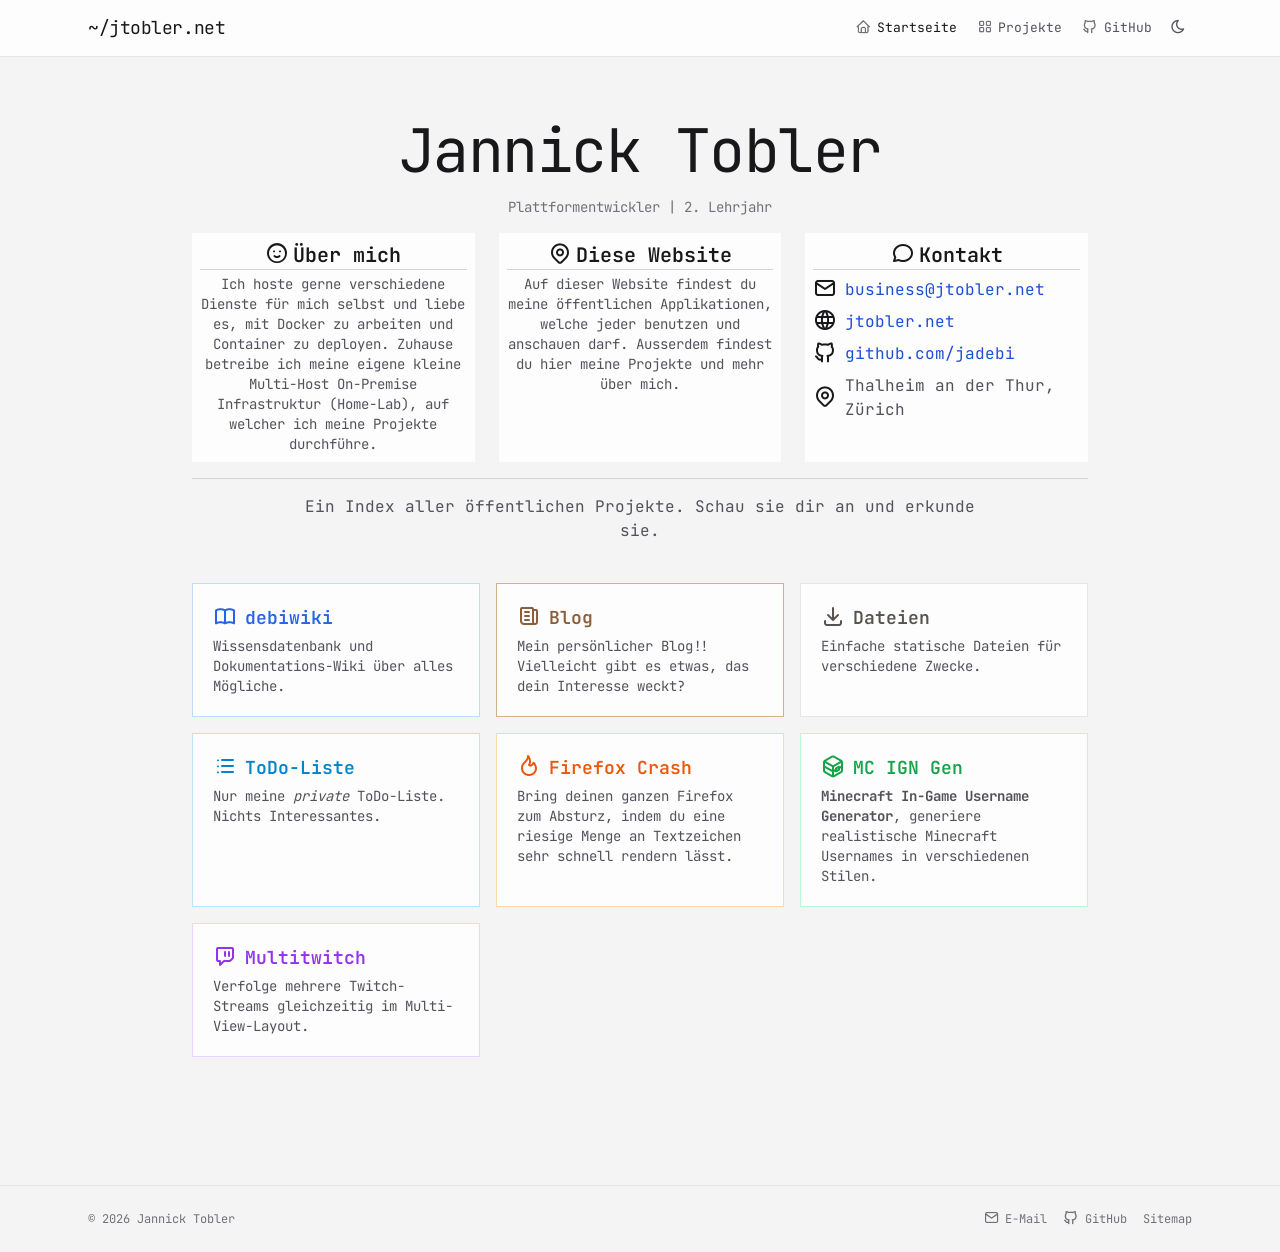
<file: html/index.html>
<!DOCTYPE html>
<html lang="de-CH">

<head>
  <meta charset="UTF-8">
  <meta name="viewport" content="width=device-width, initial-scale=1">
  <title>Jannick Tobler</title>
  <meta name="description" content="Persönliche Website von Jannick Tobler.">
  <link rel="stylesheet" href="./src/tabler/tabler-icons.min.css">
  <link rel="stylesheet" href="./src/style.css">
  <script src="./src/theme.js"></script>
</head>

<body>
  <a class="skip-link" href="#main">Zum Inhalt springen</a>

  <header class="site-header">
    <div class="wrap wrap--wide">
      <a class="brand" href="./">~/jtobler.net</a>
      <div class="header-tools">
        <nav class="site-nav" aria-label="Hauptnavigation">
          <a href="./" aria-current="page">
            <i class="ti ti-home icon icon--sm" aria-hidden="true"></i>Startseite
          </a>
          <a href="#projekte">
            <i class="ti ti-layout-grid icon icon--sm" aria-hidden="true"></i>Projekte
          </a>
          <a href="https://github.com/jadebi">
            <i class="ti ti-brand-github icon icon--sm" aria-hidden="true"></i>GitHub
          </a>
        </nav>
        <button class="btn btn--ghost btn--sm btn--icon theme-toggle" type="button" data-theme-toggle
          title="Dunkles Design einschalten" aria-label="Dunkles Design einschalten" aria-pressed="false">
          <i class="ti ti-moon icon theme-icon theme-icon--moon" aria-hidden="true"></i>
          <i class="ti ti-sun icon theme-icon theme-icon--sun" aria-hidden="true"></i>
        </button>
      </div>
    </div>
  </header>

  <main class="wrap page" id="main">
    <div class="hero">
      <h1 class="name">Jannick Tobler</h1>
      <p class="subtitle">Plattformentwickler | 2. Lehrjahr</p>
    </div>

    <div class="intro-grid">
      <article class="card">
        <h2 class="card-title">
          <i class="ti ti-mood-smile icon" aria-hidden="true"></i>Über mich
        </h2>
        <hr class="rule">
        <p>Ich hoste gerne verschiedene Dienste für mich selbst und liebe es, mit Docker zu arbeiten und Container zu
          deployen. Zuhause betreibe ich meine eigene kleine Multi-Host On-Premise Infrastruktur (Home-Lab), auf welcher
          ich meine Projekte durchführe.</p>
      </article>

      <article class="card">
        <h2 class="card-title">
          <i class="ti ti-map-pin icon" aria-hidden="true"></i>Diese Website
        </h2>
        <hr class="rule">
        <p>Auf dieser Website findest du meine öffentlichen Applikationen, welche jeder benutzen und anschauen darf.
          Ausserdem findest du hier meine Projekte und mehr über mich.</p>
      </article>

      <article class="card card--contact">
        <h2 class="card-title">
          <i class="ti ti-message-circle icon" aria-hidden="true"></i>Kontakt
        </h2>
        <hr class="rule">
        <div class="contact">
          <a href="mailto:business@jtobler.net">
            <i class="ti ti-mail icon" aria-hidden="true"></i>business@jtobler.net
          </a>
          <a href="https://jtobler.net">
            <i class="ti ti-world icon" aria-hidden="true"></i>jtobler.net
          </a>
          <a href="https://github.com/jadebi">
            <i class="ti ti-brand-github icon" aria-hidden="true"></i>github.com/jadebi
          </a>
          <span>
            <i class="ti ti-map-pin icon" aria-hidden="true"></i>Thalheim an der Thur, Zürich
          </span>
        </div>
      </article>
    </div>

    <hr class="rule rule--section">
    <p class="index-intro">Ein Index aller öffentlichen Projekte. Schau sie dir an und erkunde sie.</p>

    <div class="project-grid" id="projekte">

      <a class="project project--wiki" href="https://wiki.jtobler.net">
        <h2>
          <i class="ti ti-book icon" aria-hidden="true"></i>debiwiki
        </h2>
        <p>Wissensdatenbank und Dokumentations-Wiki über alles Mögliche.</p>
      </a>

      <a class="project project--blog" href="https://blog.jtobler.net">
        <h2>
          <i class="ti ti-news icon" aria-hidden="true"></i>Blog
        </h2>
        <p>Mein persönlicher Blog!! Vielleicht gibt es etwas, das dein Interesse weckt?</p>
      </a>

      <a class="project project--files" href="/files/">
        <h2>
          <i class="ti ti-download icon" aria-hidden="true"></i>Dateien
        </h2>
        <p>Einfache statische Dateien für verschiedene Zwecke.</p>
      </a>

      <a class="project project--todo" href="https://todo.jtobler.net">
        <h2>
          <i class="ti ti-list icon" aria-hidden="true"></i>ToDo-Liste
        </h2>
        <p>Nur meine <em>private</em> ToDo-Liste.<br>Nichts Interessantes.</p>
      </a>

      <a class="project project--ffcrash" href="./ffcrash/">
        <h2>
          <i class="ti ti-flame icon" aria-hidden="true"></i>Firefox Crash
        </h2>
        <p>Bring deinen ganzen Firefox zum Absturz, indem du eine riesige Menge an Textzeichen sehr schnell rendern
          lässt.</p>
      </a>

      <a class="project project--minecraft" href="./mcigngen/">
        <h2>
          <i class="ti ti-brand-minecraft icon" aria-hidden="true"></i>MC IGN Gen
        </h2>
        <p><b>Minecraft In-Game Username Generator</b>, generiere realistische Minecraft Usernames in verschiedenen
          Stilen.</p>
      </a>

      <a class="project project--twitch" href="./multitwitch/">
        <h2>
          <i class="ti ti-brand-twitch icon" aria-hidden="true"></i>Multitwitch
        </h2>
        <p>Verfolge mehrere Twitch-Streams gleichzeitig im Multi-View-Layout.</p>
      </a>

    </div>
  </main>

  <footer class="site-footer">
    <div class="wrap wrap--wide site-footer__inner">
      <span>© 2026 Jannick Tobler</span>
      <nav class="site-footer__links" aria-label="Fusszeile">
        <a href="mailto:business@jtobler.net">
          <i class="ti ti-mail icon icon--sm" aria-hidden="true"></i>E-Mail
        </a>
        <a href="https://github.com/jadebi">
          <i class="ti ti-brand-github icon icon--sm" aria-hidden="true"></i>GitHub
        </a>
        <a href="./sitemap.xml">Sitemap</a>
      </nav>
    </div>
  </footer>
</body>

</html>
</file>
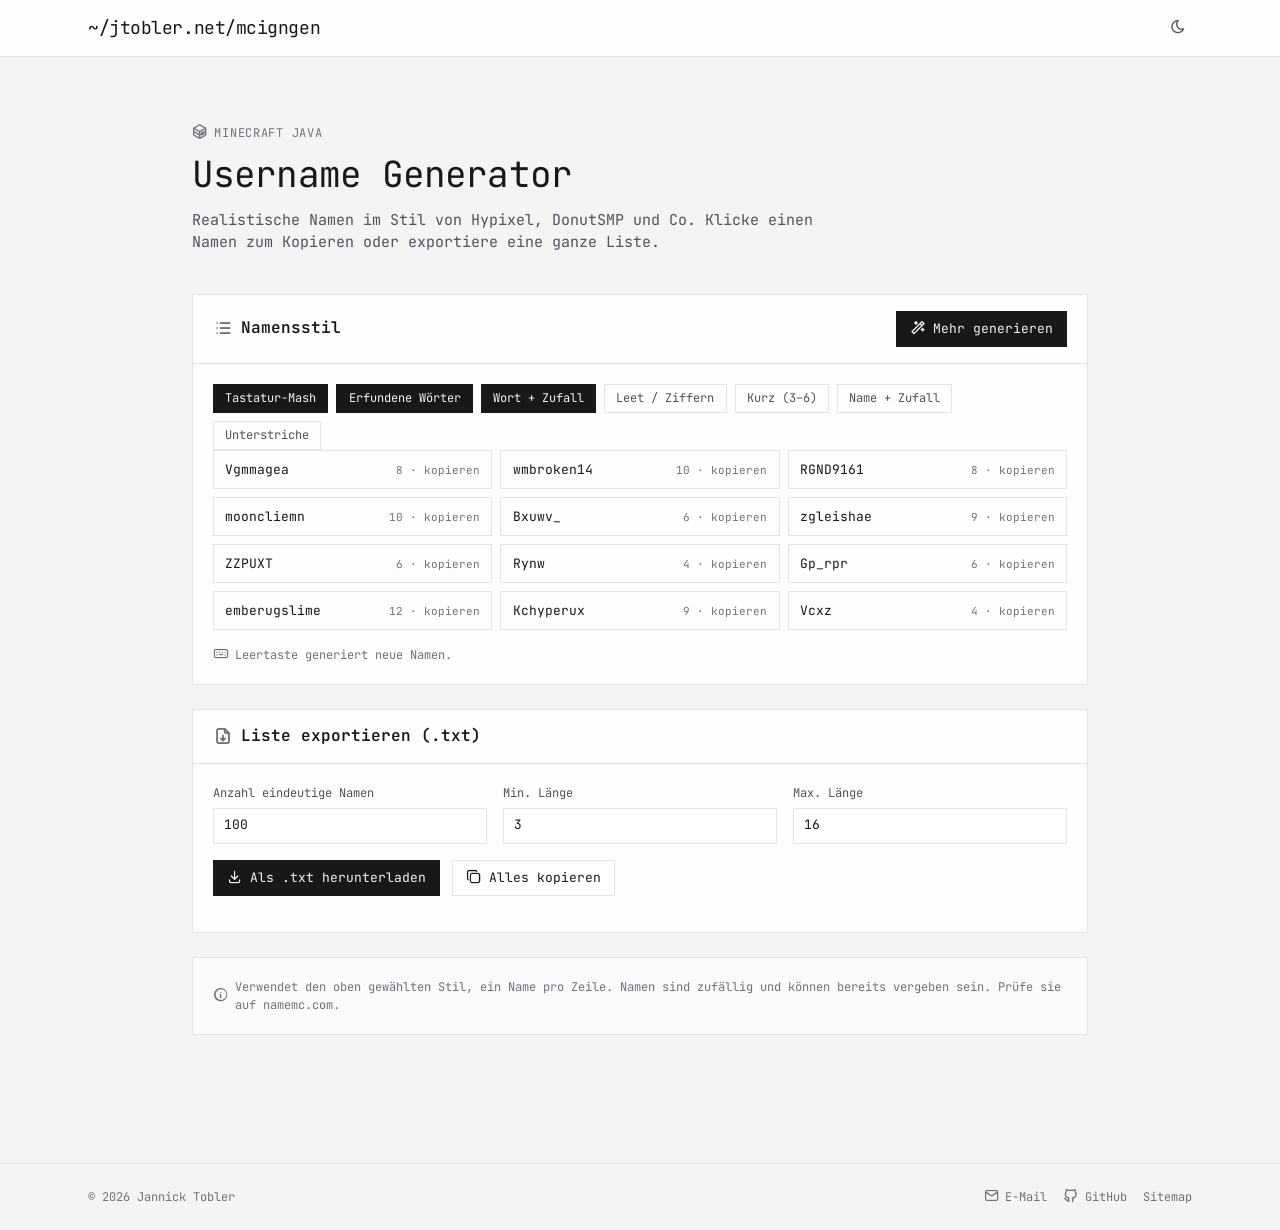
<file: html/mcigngen/index.html>
<!DOCTYPE html>
<html lang="de-CH">

<head>
  <meta charset="utf-8">
  <meta name="viewport" content="width=device-width, initial-scale=1">
  <title>Minecraft Username Generator – Jannick Tobler</title>
  <meta name="description"
    content="Generiere realistische Minecraft-Java-Usernames in verschiedenen Stilen und exportiere sie als Liste.">
  <link rel="stylesheet" href="../src/tabler/tabler-icons.min.css">
  <link rel="stylesheet" href="../src/style.css">
  <link rel="stylesheet" href="styles.css">
  <script src="../src/theme.js"></script>
  <script src="app.js" defer></script>
</head>

<body>
  <a class="skip-link" href="#main">Zum Inhalt springen</a>

  <header class="site-header">
    <div class="wrap wrap--wide">
      <p class="brand-path"><a class="brand" href="../">~/jtobler.net</a>/mcigngen</p>
      <button class="btn btn--ghost btn--sm btn--icon theme-toggle" type="button" data-theme-toggle
        title="Dunkles Design einschalten" aria-label="Dunkles Design einschalten" aria-pressed="false">
        <i class="ti ti-moon icon theme-icon theme-icon--moon" aria-hidden="true"></i>
        <i class="ti ti-sun icon theme-icon theme-icon--sun" aria-hidden="true"></i>
      </button>
    </div>
  </header>

  <main class="wrap page" id="main">
    <header class="page-head">
      <p class="eyebrow">
        <i class="ti ti-brand-minecraft icon icon--sm" aria-hidden="true"></i>Minecraft Java
      </p>
      <h1 class="page-title">Username Generator</h1>
      <p class="page-lead">Realistische Namen im Stil von Hypixel, DonutSMP und Co. Klicke einen Namen zum Kopieren
        oder exportiere eine ganze Liste.</p>
    </header>

    <div class="stack">
      <section class="panel" aria-labelledby="generator-title">
        <div class="panel-head">
          <h2 class="panel-title" id="generator-title">
            <i class="ti ti-list icon" aria-hidden="true"></i>Namensstil
          </h2>
          <button class="btn btn--primary" id="go" type="button">
            <i class="ti ti-wand icon" aria-hidden="true"></i>Mehr generieren
          </button>
        </div>
        <div class="panel-body">
          <div class="chips" id="chips" role="group" aria-label="Namensstil"></div>
          <ul id="out" class="name-list" aria-live="polite"></ul>
          <p class="hint">
            <i class="ti ti-keyboard icon icon--sm" aria-hidden="true"></i>Leertaste generiert neue Namen.
          </p>
        </div>
      </section>

      <section class="panel" aria-labelledby="export-title">
        <div class="panel-head">
          <h2 class="panel-title" id="export-title">
            <i class="ti ti-file-download icon" aria-hidden="true"></i>Liste exportieren (.txt)
          </h2>
        </div>
        <div class="panel-body">
          <div class="form-grid">
            <label class="field">Anzahl eindeutige Namen
              <input type="number" id="cnt" value="100" min="1" max="50000">
            </label>
            <label class="field">Min. Länge
              <input type="number" id="min" value="3" min="3" max="16">
            </label>
            <label class="field">Max. Länge
              <input type="number" id="max" value="16" min="3" max="16">
            </label>
          </div>

          <div class="actions">
            <button class="btn btn--primary" id="dl" type="button">
              <i class="ti ti-download icon" aria-hidden="true"></i>Als .txt herunterladen
            </button>
            <button class="btn" id="cp" type="button">
              <i class="ti ti-copy icon" aria-hidden="true"></i>Alles kopieren
            </button>
          </div>

          <p id="status" class="hint" role="status" aria-live="polite"></p>
          <textarea id="ta" class="textarea" readonly aria-label="Exportierte Namensliste" hidden></textarea>
        </div>
      </section>

      <section class="panel panel--muted">
        <div class="panel-body">
          <p class="hint">
            <i class="ti ti-info-circle icon icon--sm" aria-hidden="true"></i>Verwendet den oben gewählten Stil, ein
            Name pro Zeile. Namen sind zufällig und können bereits
            vergeben sein. Prüfe sie auf namemc.com.
          </p>
        </div>
      </section>
    </div>
  </main>

  <footer class="site-footer">
    <div class="wrap wrap--wide site-footer__inner">
      <span>© 2026 Jannick Tobler</span>
      <nav class="site-footer__links" aria-label="Fusszeile">
        <a href="mailto:business@jtobler.net">
          <i class="ti ti-mail icon icon--sm" aria-hidden="true"></i>E-Mail
        </a>
        <a href="https://github.com/jadebi">
          <i class="ti ti-brand-github icon icon--sm" aria-hidden="true"></i>GitHub
        </a>
        <a href="../sitemap.xml">Sitemap</a>
      </nav>
    </div>
  </footer>

  <div id="toast" class="toast" role="status" aria-live="polite"></div>
</body>

</html>
</file>
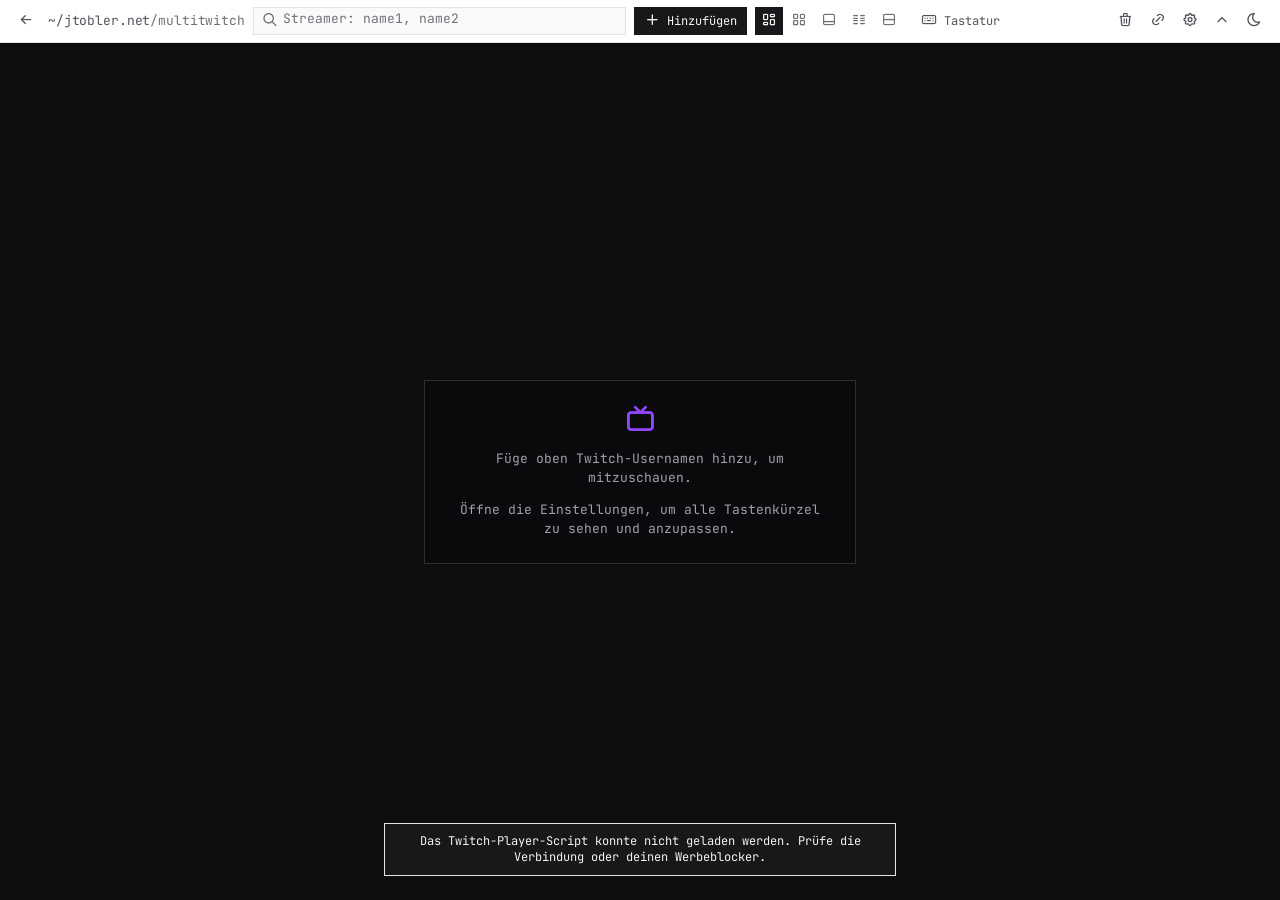
<file: html/multitwitch/index.html>
<!DOCTYPE html>
<html lang="de-CH">

<head>
  <meta charset="utf-8">
  <meta name="viewport" content="width=device-width, initial-scale=1">
  <title>Multitwitch – Jannick Tobler</title>
  <meta name="description"
    content="Verfolge mehrere Twitch-Streams gleichzeitig in einem anpassbaren Multi-View-Layout.">
  <link rel="stylesheet" href="../src/tabler/tabler-icons.min.css">
  <link rel="stylesheet" href="../src/style.css">
  <link rel="stylesheet" href="styles.css">
  <script src="../src/theme.js"></script>
  <script src="https://player.twitch.tv/js/embed/v1.js"></script>
  <script src="app.js" defer></script>
</head>

<body class="app-page project--twitch">
  <a class="skip-link" href="#stage">Zum Inhalt springen</a>

  <main class="app" id="main">
    <header class="bar" id="bar" role="toolbar" aria-label="Streams und Layout">
      <a class="btn btn--ghost btn--sm btn--icon bar-back" href="../" title="Zur Startseite"
        aria-label="Zur Startseite">
        <i class="ti ti-arrow-left icon" aria-hidden="true"></i>
      </a>
      <p class="brand-path bar-brand"><a class="brand" href="../">~/jtobler.net</a><span
          class="bar-brand-suffix">/multitwitch</span></p>

      <div class="search">
        <i class="ti ti-search icon icon--sm search-icon" aria-hidden="true"></i>
        <textarea id="in" rows="1" placeholder="Streamer: name1, name2"
          title="Twitch-Usernamen durch Komma getrennt eingeben und Enter drücken"
          aria-label="Twitch-Usernamen suchen oder hinzufügen" autocomplete="off"></textarea>
        <div id="sug" class="suggestions" hidden></div>
      </div>

      <button id="add" class="btn btn--primary btn--sm" type="button" aria-label="Stream hinzufügen">
        <i class="ti ti-plus icon" aria-hidden="true"></i><span class="btn-label">Hinzufügen</span>
      </button>

      <div class="seg" id="layouts" role="group" aria-label="Layout"></div>

      <button id="audio" class="btn btn--ghost btn--sm mode" type="button"
        aria-label="Tonmodus wechseln" title="Tonmodus: Tastatur (klicken zum Wechseln)">
        <i id="audio-icon" class="ti ti-keyboard icon" aria-hidden="true"></i><span id="audio-label">Tastatur</span>
      </button>
      <span class="sp"></span>

      <div class="bar-actions">
        <button id="clear" class="btn btn--ghost btn--sm btn--icon" type="button" title="Alle Streams entfernen"
          aria-label="Alle Streams entfernen">
          <i class="ti ti-trash icon" aria-hidden="true"></i>
        </button>
        <button id="share" class="btn btn--ghost btn--sm btn--icon" type="button"
          title="Link mit Streams und Layout kopieren" aria-label="Link mit Streams und Layout kopieren">
          <i class="ti ti-link icon" aria-hidden="true"></i>
        </button>
        <button id="cog" class="btn btn--ghost btn--sm btn--icon" type="button" title="Einstellungen"
          aria-label="Einstellungen öffnen">
          <i class="ti ti-settings icon" aria-hidden="true"></i>
        </button>
        <button id="hide" class="btn btn--ghost btn--sm btn--icon" type="button" title="Toolbar ausblenden"
          aria-label="Toolbar ausblenden">
          <i class="ti ti-chevron-up icon" aria-hidden="true"></i>
        </button>
        <button class="btn btn--ghost btn--sm btn--icon theme-toggle" type="button" data-theme-toggle
          title="Dunkles Design einschalten" aria-label="Dunkles Design einschalten" aria-pressed="false">
          <i class="ti ti-moon icon theme-icon theme-icon--moon" aria-hidden="true"></i>
          <i class="ti ti-sun icon theme-icon theme-icon--sun" aria-hidden="true"></i>
        </button>
      </div>
    </header>

    <div class="workspace">
      <div id="stage">
        <div id="empty">
          <div class="empty-card">
            <i class="ti ti-device-tv icon icon--lg" aria-hidden="true"></i>
            <p>Füge oben Twitch-Usernamen hinzu, um mitzuschauen.</p>
            <p class="hint">Öffne die Einstellungen, um alle Tastenkürzel zu sehen und anzupassen.</p>
          </div>
        </div>
        <div id="chats" class="chats" aria-label="Twitch-Chat" hidden></div>
      </div>
      <aside id="chatpane" class="chatpane" aria-label="Twitch-Chats" hidden></aside>
    </div>

    <button id="tab" class="btn btn--ghost btn--sm btn--icon" type="button" title="Toolbar anzeigen"
      aria-label="Toolbar anzeigen">
      <i class="ti ti-chevron-down icon" aria-hidden="true"></i>
    </button>
  </main>

  <div id="toast" class="toast" role="status" aria-live="polite"></div>

  <dialog id="dlg">
    <div class="dialog-head">
      <h2 class="panel-title">
        <i class="ti ti-settings icon" aria-hidden="true"></i>Einstellungen
      </h2>
      <button id="close" class="btn btn--ghost btn--icon btn--sm" type="button" title="Schliessen"
        aria-label="Einstellungen schliessen">
        <i class="ti ti-x icon" aria-hidden="true"></i>
      </button>
    </div>
    <div class="dialog-body" id="sb"></div>
  </dialog>
</body>

</html>
</file>
<file: html/src/style.css>
/* ==========================================================================
   jtobler.net — shared design system
   One stylesheet for the main page and every sub-page. Page-specific layout
   (the mcigngen generator, the multitwitch stage, the ffcrash demo) lives next
   to that page and only uses the tokens and components defined here.
   ========================================================================== */

@font-face {
  font-family: "JetBrains Mono";
  font-style: normal;
  font-weight: 100 800;
  font-display: swap;
  src: url("./fonts/jetbrains-mono-latin-wght-normal.woff2") format("woff2");
}

/* --------------------------------------------------------------------------
   Tokens
   -------------------------------------------------------------------------- */

:root {
  color-scheme: light dark;

  --font-mono: "JetBrainsMono Nerd Font", "JetBrains Mono", ui-monospace,
    SFMono-Regular, Menlo, Consolas, monospace;

  --bg: #f4f4f5;
  --text: #18181b;
  --muted: #52525b;
  --subtle: #71717a;

  --surface: #ffffff;
  --surface-2: #fafafa;
  --surface-3: #f4f4f5;
  --card: rgb(255 255 255 / 0.8);
  --header: rgb(255 255 255 / 0.8);

  --border: #e4e4e7;
  --border-strong: #a1a1aa;
  --divider: #d4d4d8;

  --link: #1d4ed8;
  --link-hover: #2563eb;
  --link-soft: #eff6ff;

  --danger: #b91c1c;
  --danger-soft: #fee2e2;
  --success: #15803d;
  --warning: #b45309;
  --warning-soft: #fef3c7;

  --selection: #1d4ed8;
  --selection-text: #ffffff;
}

/* Follow the operating system until an explicit theme is chosen. */
@media (prefers-color-scheme: dark) {
  :root:not([data-theme]) {
    color-scheme: dark;

    --bg: #09090b;
    --text: #f4f4f5;
    --muted: #a1a1aa;
    --subtle: #a1a1aa;

    --surface: #18181b;
    --surface-2: #1c1c20;
    --surface-3: #27272a;
    --card: rgb(24 24 27 / 0.8);
    --header: rgb(9 9 11 / 0.8);

    --border: #27272a;
    --border-strong: #52525b;
    --divider: #3f3f46;

    --link: #3b82f6;
    --link-hover: #60a5fa;
    --link-soft: #172554;

    --danger: #f87171;
    --danger-soft: #450a0a;
    --success: #4ade80;
    --warning: #fbbf24;
    --warning-soft: #451a03;

    --selection: #2563eb;
    --selection-text: #ffffff;
  }
}

:root[data-theme="light"] {
  color-scheme: light;
}

:root[data-theme="dark"] {
  color-scheme: dark;

  --bg: #09090b;
  --text: #f4f4f5;
  --muted: #a1a1aa;
  --subtle: #a1a1aa;

  --surface: #18181b;
  --surface-2: #1c1c20;
  --surface-3: #27272a;
  --card: rgb(24 24 27 / 0.8);
  --header: rgb(9 9 11 / 0.8);

  --border: #27272a;
  --border-strong: #52525b;
  --divider: #3f3f46;

  --link: #3b82f6;
  --link-hover: #60a5fa;
  --link-soft: #172554;

  --danger: #f87171;
  --danger-soft: #450a0a;
  --success: #4ade80;
  --warning: #fbbf24;
  --warning-soft: #451a03;

  --selection: #2563eb;
  --selection-text: #ffffff;
}

/* --------------------------------------------------------------------------
   Reset
   -------------------------------------------------------------------------- */

*,
*::before,
*::after {
  box-sizing: border-box;
  border-radius: 0;
}

html {
  -webkit-text-size-adjust: 100%;
  background: var(--bg);
}

body,
h1,
h2,
h3,
h4,
p,
hr,
figure,
blockquote {
  margin: 0;
}

body {
  display: flex;
  flex-direction: column;
  min-height: 100vh;
  background: var(--bg);
  color: var(--text);
  font-family: var(--font-mono);
  font-size: 16px;
  line-height: 1.5;
  text-rendering: optimizeLegibility;
  transition: background-color 0.15s, color 0.15s;
}

main {
  flex: 1 0 auto;
}

button,
input,
select,
textarea {
  font: inherit;
  color: inherit;
}

button {
  cursor: pointer;
}

button:disabled {
  cursor: not-allowed;
  opacity: 0.5;
}

img,
svg,
video,
canvas {
  max-width: 100%;
}

img,
video,
canvas {
  display: block;
}

a {
  color: inherit;
  text-decoration: none;
}

::selection {
  background: var(--selection);
  color: var(--selection-text);
  text-shadow: none;
}

:focus-visible {
  outline: 2px solid var(--link);
  outline-offset: 2px;
}

[hidden] {
  display: none !important;
}

hr {
  height: 1px;
  border: 0;
  background: var(--divider);
}

/* --------------------------------------------------------------------------
   Layout helpers
   -------------------------------------------------------------------------- */

.wrap {
  width: 100%;
  max-width: 56rem;
  margin-inline: auto;
  padding-inline: 1.5rem;
}

.wrap--wide {
  max-width: 72rem;
}

.page {
  width: 100%;
  max-width: 59rem;
  margin-inline: auto;
  padding-block: 4rem;
}

.stack {
  display: grid;
  gap: 1.5rem;
}

.cluster {
  display: flex;
  flex-wrap: wrap;
  align-items: center;
  gap: 0.75rem;
}

.muted {
  color: var(--muted);
}

.small {
  font-size: 0.8125rem;
  color: var(--muted);
}

.hint {
  display: flex;
  align-items: center;
  gap: 0.4rem;
  font-size: 0.75rem;
  color: var(--subtle);
}

.sr-only {
  position: absolute;
  width: 1px;
  height: 1px;
  padding: 0;
  margin: -1px;
  overflow: hidden;
  clip: rect(0, 0, 0, 0);
  white-space: nowrap;
  border: 0;
}

.skip-link {
  position: fixed;
  top: 0.5rem;
  left: 0.5rem;
  z-index: 100;
  padding: 0.5rem 0.75rem;
  background: var(--text);
  color: var(--bg);
  transform: translateY(-200%);
}

.skip-link:focus {
  transform: none;
}

/* --------------------------------------------------------------------------
   Header and navigation
   -------------------------------------------------------------------------- */

.site-header {
  position: sticky;
  top: 0;
  z-index: 50;
  flex: none;
  border-bottom: 1px solid var(--border);
  background: var(--header);
  -webkit-backdrop-filter: blur(4px);
  backdrop-filter: blur(4px);
}

.site-header .wrap {
  display: flex;
  align-items: center;
  justify-content: space-between;
  gap: 1.5rem;
  padding-block: 0.875rem;
}

.brand,
.brand-path {
  display: inline-block;
  flex: none;
  font-size: 1.125rem;
  line-height: 1.75rem;
  letter-spacing: -0.025em;
}

.brand:hover {
  color: var(--link);
}

.site-nav {
  display: flex;
  flex-wrap: wrap;
  align-items: center;
  gap: 0.25rem 1.25rem;
  font-size: 0.8125rem;
}

.site-nav a {
  display: inline-flex;
  align-items: center;
  gap: 0.35rem;
  color: var(--muted);
}

.site-nav a:hover,
.site-nav a[aria-current="page"] {
  color: var(--text);
}

.site-nav .icon {
  color: var(--subtle);
}

.header-tools {
  display: flex;
  align-items: center;
  gap: 0.75rem;
  min-width: 0;
}

.theme-toggle {
  flex: none;
}

.site-header .theme-toggle {
  margin-left: auto;
}

.theme-toggle .theme-icon--sun {
  display: none;
}

:root[data-theme="dark"] .theme-toggle .theme-icon--sun {
  display: inline-flex;
}

:root[data-theme="dark"] .theme-toggle .theme-icon--moon {
  display: none;
}

@media (prefers-color-scheme: dark) {
  :root:not([data-theme]) .theme-toggle .theme-icon--sun {
    display: inline-flex;
  }

  :root:not([data-theme]) .theme-toggle .theme-icon--moon {
    display: none;
  }
}

@media (max-width: 560px) {
  .site-header .wrap {
    flex-wrap: wrap;
    row-gap: 0.5rem;
  }

  .header-tools {
    width: 100%;
    justify-content: space-between;
    gap: 0.5rem;
  }
}

@media (max-width: 360px) {
  .site-header .wrap {
    column-gap: 0.75rem;
  }

  .brand-path {
    font-size: 1rem;
  }
}

/* --------------------------------------------------------------------------
   Footer
   -------------------------------------------------------------------------- */

.site-footer {
  flex: none;
  margin-top: 4rem;
  border-top: 1px solid var(--border);
}

.site-footer__inner {
  display: flex;
  flex-wrap: wrap;
  align-items: center;
  justify-content: space-between;
  gap: 0.75rem 1.5rem;
  padding-block: 1.5rem;
  font-size: 0.75rem;
  color: var(--subtle);
}

.site-footer__links {
  display: flex;
  flex-wrap: wrap;
  align-items: center;
  gap: 0.25rem 1rem;
}

.site-footer a {
  display: inline-flex;
  align-items: center;
  gap: 0.35rem;
}

.site-footer a:hover {
  color: var(--text);
}

/* --------------------------------------------------------------------------
   Type and page headings
   -------------------------------------------------------------------------- */

.hero {
  text-align: center;
}

.name {
  font-size: 3rem;
  font-weight: 400;
  line-height: 1;
  letter-spacing: -0.025em;
}

.subtitle {
  margin-top: 1rem;
  font-size: 0.875rem;
  line-height: 1.25rem;
  color: var(--subtle);
}

@media (min-width: 640px) {
  .name {
    font-size: 3.75rem;
  }
}

.page-head {
  max-width: 44rem;
  margin-bottom: 2.5rem;
}

.eyebrow {
  display: inline-flex;
  align-items: center;
  gap: 0.4rem;
  font-size: 0.75rem;
  letter-spacing: 0.06em;
  text-transform: uppercase;
  color: var(--subtle);
}

.page-title {
  margin-top: 0.6rem;
  font-size: 2.25rem;
  font-weight: 400;
  line-height: 1.1;
  letter-spacing: -0.025em;
}

.page-title .icon {
  width: 2rem;
  height: 2rem;
  font-size: 2rem;
  color: var(--link);
}

.page-lead {
  max-width: 40rem;
  margin-top: 0.9rem;
  color: var(--muted);
  font-size: 0.9375rem;
}

@media (max-width: 640px) {
  .page {
    padding-block: 2.5rem;
  }

  .page-title {
    font-size: 1.75rem;
  }
}

/* --------------------------------------------------------------------------
   Rules and section intros
   -------------------------------------------------------------------------- */

.rule--section {
  margin-top: 1rem;
}

.index-intro {
  max-width: 42rem;
  margin: 1rem auto 0;
  text-align: center;
  color: var(--muted);
}

/* --------------------------------------------------------------------------
   Intro cards
   -------------------------------------------------------------------------- */

.intro-grid {
  display: grid;
  gap: 1.5rem;
  margin-top: 1rem;
  text-align: center;
}

@media (min-width: 1024px) {
  .intro-grid {
    grid-template-columns: repeat(3, minmax(0, 1fr));
  }
}

.card {
  background: var(--card);
  padding: 0.5rem;
  transition: background-color 0.15s;
}

.card-title {
  display: flex;
  align-items: center;
  justify-content: center;
  gap: 0.25rem;
  font-size: 1.25rem;
  font-weight: 600;
  line-height: 1.4;
}

.card-title .icon {
  width: 1.5rem;
  height: 1.5rem;
  font-size: 1.5rem;
}

.card .rule {
  margin: 0 0 0.25rem;
}

.card p {
  font-size: 0.875rem;
  line-height: 1.25rem;
  color: var(--muted);
}

/* --------------------------------------------------------------------------
   Contact
   -------------------------------------------------------------------------- */

.card--contact .rule {
  margin-bottom: 0.5rem;
}

.contact {
  display: flex;
  flex-direction: column;
  gap: 0.5rem;
  text-align: left;
}

.contact>a,
.contact>span {
  display: flex;
  align-items: center;
  gap: 0.5rem;
  overflow-wrap: anywhere;
}

.contact>a {
  color: var(--link);
}

.contact>a:hover {
  color: var(--link-hover);
}

.contact>span {
  color: var(--muted);
}

.contact .icon {
  color: var(--text);
}

/* --------------------------------------------------------------------------
   Project grid
   -------------------------------------------------------------------------- */

.project-grid {
  display: grid;
  gap: 1rem;
  margin-top: 2.5rem;
}

@media (min-width: 640px) {
  .project-grid {
    grid-template-columns: repeat(2, minmax(0, 1fr));
  }
}

@media (min-width: 1024px) {
  .project-grid {
    grid-template-columns: repeat(3, minmax(0, 1fr));
  }
}

.project {
  --accent-border: var(--divider);
  --accent-border-hover: var(--text);
  --accent: var(--link);

  display: block;
  padding: 1.25rem;
  background: var(--card);
  border: 1px solid var(--accent-border);
  transition: transform 0.15s, border-color 0.15s, background-color 0.15s;
}

.project:hover {
  transform: translateY(-4px);
  border-color: var(--accent-border-hover);
}

.project h2 {
  display: flex;
  align-items: center;
  gap: 0.5rem;
  font-size: 1.125rem;
  font-weight: 600;
  line-height: 1.75rem;
  color: var(--accent);
}

.project h2 .icon {
  width: 1.5rem;
  height: 1.5rem;
  font-size: 1.5rem;
}

.project p {
  margin-top: 0.25rem;
  font-size: 0.875rem;
  line-height: 1.25rem;
  color: var(--muted);
}

/* Accent colours, one pair per project and theme. */
.project--wiki {
  --accent-border: #bfdbfe;
  --accent-border-hover: #60a5fa;
  --accent: #2563eb;
}

.project--blog {
  --accent-border: #d2b48c;
  --accent-border-hover: #8b5e3c;
  --accent: #8b5e3c;
}

.project--files {
  --accent-border: #e7e5e4;
  --accent-border-hover: #a8a29e;
  --accent: #57534e;
}

.project--todo {
  --accent-border: #bae6fd;
  --accent-border-hover: #38bdf8;
  --accent: #0284c7;
}

.project--ffcrash {
  --accent-border: #fed7aa;
  --accent-border-hover: #fb923c;
  --accent: #ea580c;
}

.project--minecraft {
  --accent-border: #bbf7d0;
  --accent-border-hover: #4ade80;
  --accent: #16a34a;
}

.project--twitch {
  --accent-border: #e9d5ff;
  --accent-border-hover: #c084fc;
  --accent: #9333ea;
}

/* Accent colours follow the operating system until a theme is chosen. */
@media (prefers-color-scheme: dark) {
  :root:not([data-theme]) .project--wiki {
    --accent-border: #1e3a8a;
    --accent-border-hover: #1d4ed8;
    --accent: #60a5fa;
  }

  :root:not([data-theme]) .project--blog {
    --accent-border: #5c3d28;
    --accent-border-hover: #8b5e3c;
    --accent: #c49a6c;
  }

  :root:not([data-theme]) .project--files {
    --accent-border: #78716c;
    --accent-border-hover: #a8a29e;
    --accent: #a8a29e;
  }

  :root:not([data-theme]) .project--todo {
    --accent-border: #0c4a6e;
    --accent-border-hover: #0369a1;
    --accent: #38bdf8;
  }

  :root:not([data-theme]) .project--ffcrash {
    --accent-border: #7c2d12;
    --accent-border-hover: #c2410c;
    --accent: #fb923c;
  }

  :root:not([data-theme]) .project--minecraft {
    --accent-border: #14532d;
    --accent-border-hover: #16a34a;
    --accent: #4ade80;
  }

  :root:not([data-theme]) .project--twitch {
    --accent-border: #581c87;
    --accent-border-hover: #9333ea;
    --accent: #c084fc;
  }
}

/* Explicit dark theme uses the same accents regardless of the OS setting. */
:root[data-theme="dark"] .project--wiki {
  --accent-border: #1e3a8a;
  --accent-border-hover: #1d4ed8;
  --accent: #60a5fa;
}

:root[data-theme="dark"] .project--blog {
  --accent-border: #5c3d28;
  --accent-border-hover: #8b5e3c;
  --accent: #c49a6c;
}

:root[data-theme="dark"] .project--files {
  --accent-border: #78716c;
  --accent-border-hover: #a8a29e;
  --accent: #a8a29e;
}

:root[data-theme="dark"] .project--todo {
  --accent-border: #0c4a6e;
  --accent-border-hover: #0369a1;
  --accent: #38bdf8;
}

:root[data-theme="dark"] .project--ffcrash {
  --accent-border: #7c2d12;
  --accent-border-hover: #c2410c;
  --accent: #fb923c;
}

:root[data-theme="dark"] .project--minecraft {
  --accent-border: #14532d;
  --accent-border-hover: #16a34a;
  --accent: #4ade80;
}

:root[data-theme="dark"] .project--twitch {
  --accent-border: #581c87;
  --accent-border-hover: #9333ea;
  --accent: #c084fc;
}

/* --------------------------------------------------------------------------
   Buttons
   -------------------------------------------------------------------------- */

.btn {
  display: inline-flex;
  align-items: center;
  justify-content: center;
  gap: 0.45rem;
  min-height: 2.25rem;
  padding: 0.45rem 0.8rem;
  border: 1px solid var(--border);
  background: var(--surface);
  color: var(--text);
  font-size: 0.8125rem;
  line-height: 1.2;
  white-space: nowrap;
  transition: background-color 0.15s, border-color 0.15s, color 0.15s;
}

.btn:hover {
  border-color: var(--border-strong);
  background: var(--surface-3);
}

.btn:active {
  transform: translateY(1px);
}

.btn--primary {
  border-color: var(--text);
  background: var(--text);
  color: var(--bg);
}

.btn--primary:hover {
  border-color: var(--link);
  background: var(--link);
  color: #ffffff;
}

.btn--ghost {
  border-color: transparent;
  background: transparent;
  color: var(--muted);
}

.btn--ghost:hover {
  border-color: transparent;
  background: var(--surface-3);
  color: var(--text);
}

.btn--danger {
  border-color: transparent;
  background: transparent;
  color: var(--danger);
}

.btn--danger:hover {
  border-color: transparent;
  background: var(--danger-soft);
  color: var(--danger);
}

.btn--sm {
  min-height: 1.75rem;
  padding: 0.25rem 0.55rem;
  font-size: 0.75rem;
}

.btn--icon {
  width: 2.25rem;
  min-width: 2.25rem;
  min-height: 2.25rem;
  padding: 0;
}

.btn--icon.btn--sm {
  width: 1.75rem;
  min-width: 1.75rem;
  min-height: 1.75rem;
}

.btn .icon {
  width: 1rem;
  height: 1rem;
  font-size: 1rem;
}

/* --------------------------------------------------------------------------
   Segmented controls
   -------------------------------------------------------------------------- */

.seg {
  display: flex;
  gap: 2px;
}

.seg button {
  min-height: 2rem;
  padding: 0.3rem 0.55rem;
}

.seg button[aria-pressed="true"] {
  border-color: var(--text);
  background: var(--text);
  color: var(--bg);
}

.seg button[aria-pressed="true"]:hover {
  border-color: var(--text);
  background: var(--text);
  color: var(--bg);
}

/* --------------------------------------------------------------------------
   Panels
   -------------------------------------------------------------------------- */

.panel {
  background: var(--card);
  border: 1px solid var(--border);
}

.panel--muted {
  background: var(--surface-2);
}

.panel--warning {
  border-color: var(--warning);
  background: var(--warning-soft);
}

.panel-head {
  display: flex;
  flex-wrap: wrap;
  align-items: center;
  justify-content: space-between;
  gap: 0.75rem 1rem;
  padding: 1rem 1.25rem;
  border-bottom: 1px solid var(--border);
}

.panel-title {
  display: flex;
  align-items: center;
  gap: 0.5rem;
  font-size: 1rem;
  font-weight: 600;
  line-height: 1.3;
}

.panel-title .icon {
  width: 1.25rem;
  height: 1.25rem;
  font-size: 1.25rem;
  color: var(--subtle);
}

.panel-body {
  padding: 1.25rem;
}

.panel-body>*+* {
  margin-top: 1rem;
}

.panel-footer {
  padding: 0.75rem 1.25rem;
  border-top: 1px solid var(--border);
  font-size: 0.75rem;
  color: var(--subtle);
}

@media (max-width: 640px) {

  .panel-head,
  .panel-body {
    padding-inline: 1rem;
  }
}

/* --------------------------------------------------------------------------
   Forms
   -------------------------------------------------------------------------- */

input[type="text"],
input[type="number"],
input[type="password"],
input[type="search"],
input[type="url"],
input[type="email"],
select,
textarea {
  width: 100%;
  min-height: 2.25rem;
  padding: 0.45rem 0.6rem;
  border: 1px solid var(--border);
  background: var(--surface);
  color: var(--text);
  font-size: 0.8125rem;
  line-height: 1.3;
}

input::placeholder,
textarea::placeholder {
  color: var(--subtle);
}

input[type="text"]:focus,
input[type="number"]:focus,
input[type="password"]:focus,
input[type="search"]:focus,
input[type="url"]:focus,
input[type="email"]:focus,
select:focus,
textarea:focus {
  outline: 0;
  border-color: var(--link);
  background: var(--surface-2);
}

input[type="number"] {
  font-variant-numeric: tabular-nums;
}

input[type="range"] {
  width: 100%;
  accent-color: var(--link);
}

input[type="checkbox"] {
  width: 1rem;
  height: 1rem;
  accent-color: var(--link);
}

input[type="color"] {
  width: 3rem;
  height: 1.75rem;
  padding: 0;
  border: 1px solid var(--border);
  background: none;
  cursor: pointer;
}

/* --------------------------------------------------------------------------
   Toast
   -------------------------------------------------------------------------- */

.toast {
  position: fixed;
  left: 50%;
  bottom: 1.5rem;
  z-index: 200;
  max-width: min(90vw, 32rem);
  padding: 0.55rem 0.9rem;
  border: 1px solid var(--border);
  background: var(--text);
  color: var(--bg);
  font-size: 0.75rem;
  line-height: 1.4;
  text-align: center;
  pointer-events: none;
  opacity: 0;
  transform: translate(-50%, 0.75rem);
  transition: opacity 0.18s, transform 0.18s;
}

.toast.is-visible {
  opacity: 1;
  transform: translate(-50%, 0);
}

/* --------------------------------------------------------------------------
   Dialog
   -------------------------------------------------------------------------- */

dialog {
  width: min(40rem, calc(100vw - 2rem));
  max-height: min(88vh, 56rem);
  margin: auto;
  padding: 0;
  border: 1px solid var(--border);
  background: var(--surface);
  color: var(--text);
}

dialog::backdrop {
  background: rgb(0 0 0 / 0.55);
}

.dialog-head {
  position: sticky;
  top: 0;
  z-index: 1;
  display: flex;
  align-items: center;
  justify-content: space-between;
  gap: 1rem;
  padding: 0.9rem 1.25rem;
  border-bottom: 1px solid var(--border);
  background: var(--surface);
}

.dialog-head h2 {
  font-size: 1rem;
}

.dialog-body {
  padding: 0.5rem 1.25rem 1.25rem;
  overflow: auto;
  max-height: calc(88vh - 4rem);
}

.dialog-body h3 {
  margin: 1.25rem 0 0.35rem;
  font-size: 0.75rem;
  font-weight: 600;
  letter-spacing: 0.04em;
  text-transform: uppercase;
  color: var(--subtle);
}

.setting-row {
  display: flex;
  align-items: center;
  justify-content: space-between;
  gap: 1rem;
  padding: 0.3rem 0;
  font-size: 0.8125rem;
}

.setting-row>span {
  min-width: 0;
}

.setting-row select,
.setting-row input[type="range"] {
  width: 11rem;
  flex: none;
}

.setting-row input[type="text"],
.setting-row input[type="password"] {
  width: 11rem;
  flex: none;
}

.setting-row input[type="color"] {
  flex: none;
}

.keys {
  display: grid;
  grid-template-columns: 1fr 1fr;
  gap: 0.25rem 1.5rem;
}

.keys .setting-row button {
  min-width: 6rem;
}

.dialog-actions {
  display: flex;
  flex-wrap: wrap;
  gap: 0.5rem;
  margin-top: 1.5rem;
  padding-top: 1rem;
  border-top: 1px solid var(--border);
}

@media (max-width: 720px) {
  .keys {
    grid-template-columns: 1fr;
  }

  .setting-row {
    align-items: flex-start;
    flex-direction: column;
    gap: 0.35rem;
  }

  .setting-row select,
  .setting-row input[type="range"],
  .setting-row input[type="text"],
  .setting-row input[type="password"] {
    width: 100%;
  }
}

/* --------------------------------------------------------------------------
   Icons
   -------------------------------------------------------------------------- */

.icon {
  display: inline-flex;
  align-items: center;
  justify-content: center;
  width: 1.5rem;
  height: 1.5rem;
  flex: none;
  font-size: 1.5rem;
  line-height: 1;
  vertical-align: middle;
}

.icon--sm {
  width: 1rem;
  height: 1rem;
  font-size: 1rem;
}

.icon--lg {
  width: 2rem;
  height: 2rem;
  font-size: 2rem;
}

/* --------------------------------------------------------------------------
   Reduced motion
   -------------------------------------------------------------------------- */

@media (prefers-reduced-motion: reduce) {

  *,
  *::before,
  *::after {
    scroll-behavior: auto !important;
    transition-duration: 0.01ms !important;
    animation-duration: 0.01ms !important;
    animation-iteration-count: 1 !important;
  }
}
</file>
<file: html/mcigngen/styles.css>
/* ==========================================================================
   Minecraft username generator — page-specific layout
   Shared colours, type, buttons, inputs, panels, toasts, icons and the footer
   come from ../src/style.css. The generator controls and name list live here.
   ========================================================================== */

/* --------------------------------------------------------------------------
   Name style chips
   -------------------------------------------------------------------------- */

.chips {
  display: flex;
  flex-wrap: wrap;
  gap: 0.5rem;
}

.chip {
  display: inline-flex;
  align-items: center;
  gap: 0.35rem;
  padding: 0.4rem 0.7rem;
  border: 1px solid var(--border);
  background: transparent;
  color: var(--muted);
  font-size: 0.75rem;
  line-height: 1.2;
  transition: background-color 0.15s, border-color 0.15s, color 0.15s;
}

.chip:hover {
  border-color: var(--border-strong);
  color: var(--text);
}

.chip[aria-pressed="true"] {
  border-color: var(--text);
  background: var(--text);
  color: var(--bg);
}

/* --------------------------------------------------------------------------
   Export form
   -------------------------------------------------------------------------- */

.form-grid {
  display: grid;
  grid-template-columns: repeat(3, minmax(0, 1fr));
  gap: 1rem;
}

@media (max-width: 720px) {
  .form-grid {
    grid-template-columns: 1fr;
  }
}

.field {
  display: grid;
  gap: 0.35rem;
  font-size: 0.75rem;
  color: var(--muted);
}

.field>span {
  display: block;
}

.textarea {
  min-height: 9rem;
  resize: vertical;
  font-size: 0.75rem;
  line-height: 1.5;
}

.actions {
  display: flex;
  flex-wrap: wrap;
  align-items: center;
  gap: 0.75rem;
}

/* --------------------------------------------------------------------------
   Generated names
   -------------------------------------------------------------------------- */

.name-list {
  display: grid;
  grid-template-columns: repeat(auto-fill, minmax(15rem, 1fr));
  gap: 0.5rem;
  margin: 0;
  padding: 0;
  list-style: none;
}

.name-list li {
  min-width: 0;
}

.name-list button {
  display: flex;
  align-items: baseline;
  justify-content: space-between;
  gap: 0.75rem;
  width: 100%;
  padding: 0.55rem 0.7rem;
  border: 1px solid var(--border);
  background: transparent;
  color: var(--text);
  font-size: 0.8125rem;
  text-align: left;
  overflow-wrap: anywhere;
  transition: background-color 0.15s, border-color 0.15s;
}

.name-list button:hover {
  border-color: var(--border-strong);
  background: var(--surface-3);
}

.name-list small {
  flex: none;
  font-size: 0.6875rem;
  color: var(--subtle);
}

@media (max-width: 520px) {
  .name-list {
    grid-template-columns: 1fr;
  }
}
</file>
<file: html/multitwitch/styles.css>
/* ==========================================================================
   Multitwitch — page-specific layout
   Shared colours, type, buttons, inputs, dialogs, icons and the footer come
   from ../src/style.css. Only the video stage and its controls live here.
   ========================================================================== */

body.app-page {
  height: 100dvh;
  min-height: 0;
  overflow: hidden;
}

.app {
  position: relative;
  display: flex;
  flex: 1 1 auto;
  flex-direction: column;
  min-height: 0;
}

.workspace {
  display: flex;
  flex: 1 1 auto;
  min-width: 0;
  min-height: 0;
}

/* --------------------------------------------------------------------------
   Toolbar
   -------------------------------------------------------------------------- */

.bar {
  z-index: 30;
  display: flex;
  flex: none;
  flex-wrap: wrap;
  align-items: center;
  gap: 0.4rem 0.5rem;
  padding: 0.45rem 0.75rem;
  border-bottom: 1px solid var(--border);
  background: var(--surface);
  transition: transform 0.2s;
}

body.nobar .bar {
  display: none;
}

body.autohide .bar {
  position: absolute;
  top: 0;
  right: 0;
  left: 0;
  transform: translateY(-100%);
}

body.autohide .bar.peek,
body.autohide .bar:focus-within {
  transform: none;
}

.bar-back {
  flex: none;
}

/* The breadcrumb shares the single toolbar row and disappears before the row
   would wrap. */
.bar-brand {
  display: inline-flex;
  flex: none;
  align-items: baseline;
  font-size: 0.8125rem;
  line-height: 1.5;
  letter-spacing: -0.01em;
  white-space: nowrap;
  color: var(--muted);
}

.bar-brand .brand {
  font-size: inherit;
  line-height: inherit;
  letter-spacing: inherit;
}

.bar-brand-suffix {
  color: var(--subtle);
}

.search {
  position: relative;
  flex: 1 1 18rem;
  min-width: 11rem;
  max-width: 26rem;
}

.search-icon {
  position: absolute;
  top: 50%;
  left: 0.55rem;
  z-index: 1;
  color: var(--subtle);
  pointer-events: none;
  transform: translateY(-50%);
}

.search textarea {
  display: block;
  height: 1.75rem;
  min-height: 1.75rem;
  padding: 0.18rem 0.5rem 0.18rem 1.85rem;
  overflow: hidden;
  background: var(--surface-2);
  line-height: 1.3;
  resize: none;
}

.seg {
  max-width: 100%;
  overflow-x: auto;
  scrollbar-width: none;
}

.seg::-webkit-scrollbar {
  display: none;
}

.seg button {
  display: inline-flex;
  align-items: center;
  justify-content: center;
  gap: 0.35rem;
}

.seg button .icon {
  color: var(--subtle);
}

.seg button[aria-pressed="true"] .icon {
  color: inherit;
}

.mode {
  justify-content: center;
  min-width: 6.25rem;
}

.bar-actions {
  display: flex;
  flex: none;
  align-items: center;
  gap: 0.25rem;
}

.sp {
  flex: 1 1 auto;
}

@media (max-width: 1240px) {
  .bar-brand {
    display: none;
  }
}

@media (max-width: 1100px) {
  .btn-label {
    display: none;
  }
}

@media (max-width: 900px) {
  #audio-label {
    display: none;
  }

  .mode {
    width: 1.75rem;
    min-width: 1.75rem;
    padding: 0;
  }
}

@media (max-width: 820px) {
  .search {
    flex-basis: 14rem;
  }
}

@media (max-width: 720px) {
  .bar {
    gap: 0.3rem;
    padding: 0.4rem 0.5rem;
  }

  .search {
    flex: 1 1 10rem;
    min-width: 8rem;
    max-width: none;
  }

  .seg button {
    padding-inline: 0.35rem;
  }

  .sp {
    display: none;
  }

  .bar-actions {
    gap: 2px;
    margin-left: auto;
  }
}

@media (max-width: 400px) {
  .bar-actions .btn {
    width: 1.5rem;
    min-width: 1.5rem;
    min-height: 1.5rem;
  }

  .seg button {
    min-height: 1.5rem;
    padding-inline: 0.3rem;
  }

  .mode {
    width: 1.5rem;
    min-width: 1.5rem;
    min-height: 1.5rem;
  }
}

/* On very narrow phones the clear action moves into the settings dialog so
   the layout, audio and utility controls stay on a single second row. */
@media (max-width: 340px) {
  .bar {
    gap: 0.2rem;
    padding: 0.4rem 0.3rem;
  }

  .seg button {
    padding-inline: 0.25rem;
  }

  #clear {
    display: none;
  }

  .bar-actions {
    gap: 0;
  }
}

/* --------------------------------------------------------------------------
   Stage and tiles
   -------------------------------------------------------------------------- */

#stage {
  position: relative;
  flex: 1 1 auto;
  min-width: 0;
  min-height: 0;
  background: var(--app-bg, #0e0e10);
}

body.dragging {
  cursor: grabbing;
  user-select: none;
}

body[data-layout="focus"] .tile {
  cursor: pointer;
}

.tile {
  position: absolute;
  overflow: hidden;
  background: var(--app-bg, #0e0e10);
  /* Lets the tile chrome adapt when a thumbnail rail gets very narrow. */
  container-type: inline-size;
  /* Geometry is not animated: cross-origin Twitch iframes re-layout on every
     size change, and animating them stalls the whole page. */
}

.tile:fullscreen {
  position: fixed !important;
  inset: 0 !important;
  width: 100% !important;
  height: 100% !important;
  max-width: none !important;
  max-height: none !important;
  z-index: 100;
  background: var(--app-bg, #0e0e10);
}

.tile.drag {
  opacity: 0.45;
  transition: none;
}

.tile::after {
  content: "";
  position: absolute;
  inset: 0;
  z-index: 3;
  border: var(--sel-width, 2px) solid transparent;
  pointer-events: none;
  transition: border-color 0.15s;
}

.tile.sel::after {
  border-color: var(--sel, var(--link));
}

.tile.drop::after {
  border-color: var(--acc, var(--link));
  border-style: dashed;
}

/* The video area is inset in the tile. The Twitch iframe fills the tile and
   scales its own player UI; layout switches only move the tile. */
.v {
  position: absolute;
  inset: 0;
  display: flex;
  align-items: center;
  justify-content: center;
  background: var(--app-bg, #0e0e10);
  container-type: size;
}

.v iframe {
  position: absolute;
  inset: 0;
  display: block;
  width: 100%;
  height: 100%;
  border: 0;
  background: transparent;
  transition: opacity 0.18s ease-out;
}

/* Offline overlay and click-through shield. */
.off {
  display: none;
  position: absolute;
  inset: 0;
  z-index: 3;
  flex-direction: column;
  gap: 0.4rem;
  align-items: center;
  justify-content: center;
  padding: 0.75rem;
  background: rgb(9 9 11 / 0.82);
  color: #a1a1aa;
  font-size: 0.8125rem;
  pointer-events: none;
}

.off-card {
  display: flex;
  flex-direction: column;
  align-items: center;
  gap: 0.5rem;
  max-width: min(22rem, 100%);
  padding: 1rem 1.25rem;
  border: 1px solid var(--border-strong);
  background: color-mix(in srgb, var(--surface) 90%, transparent);
  color: var(--text);
  text-align: center;
}

.off-card > .icon {
  width: 1.5rem;
  height: 1.5rem;
  color: var(--subtle);
  font-size: 1.5rem;
}

.off-card p {
  margin: 0;
}

.off-name {
  font-weight: 600;
}

.off-card .btn {
  pointer-events: auto;
}

.tile.isoff .off {
  display: flex;
}

.tile.isoff .lab .t {
  display: none;
}

/* Ad break overlay: covers the player's own ad banner, deliberately without
   any text of its own. */
.ad {
  display: none;
  position: absolute;
  inset: 0;
  z-index: 3;
  flex-direction: column;
  gap: 0.4rem;
  align-items: center;
  justify-content: center;
  background: #09090b;
  color: #a1a1aa;
  font-size: 0.8125rem;
  pointer-events: none;
}

.tile.isad .ad {
  display: flex;
}

.shield {
  position: absolute;
  inset: 0;
  z-index: 2;
}

.tile.pass .shield {
  pointer-events: none;
}

.tile.pass [data-a="int"] {
  background: var(--acc, #9333ea);
  color: #ffffff;
}

/* --------------------------------------------------------------------------
   Tile overlays: label, hover controls, action buttons
   -------------------------------------------------------------------------- */

.lab {
  position: absolute;
  top: 0.375rem;
  left: 0.375rem;
  z-index: 4;
  display: flex;
  align-items: center;
  gap: 0.375rem;
  max-width: calc(100% - 9.5rem);
  padding: 0.15rem 0.45rem;
  background: rgb(9 9 11 / 0.72);
  color: #f4f4f5;
  font-size: 0.75rem;
  pointer-events: none;
}

.lab b {
  overflow: hidden;
  font-weight: 600;
  white-space: nowrap;
  text-overflow: ellipsis;
}

.lab-body {
  display: flex;
  flex: 0 1 auto;
  flex-direction: column;
  gap: 0.05rem;
  min-width: 0;
  line-height: 1.15;
}

.lab-viewers {
  display: inline-flex;
  align-items: center;
  gap: 0.2rem;
  min-width: 0;
  color: #a1a1aa;
  font-size: 0.625rem;
  font-weight: 600;
  line-height: 1.2;
  white-space: nowrap;
}

.lab-viewers[hidden] {
  display: none;
}

.lab .lab-viewers .icon {
  display: inline-block;
  width: 0.65rem;
  height: 0.65rem;
  padding: 0;
  font-size: 0.65rem;
}

.lab .t {
  flex: 1 1 0;
  min-width: 0;
  overflow: hidden;
  color: #a1a1aa;
  font-size: 0.6875rem;
  text-overflow: ellipsis;
  white-space: nowrap;
}

.lab i {
  display: none;
  flex: none;
  align-items: center;
  gap: 0.2rem;
  padding: 0 0.3rem;
  font-size: 0.625rem;
  font-style: normal;
  font-weight: 700;
  white-space: nowrap;
}

.lab i .icon {
  width: 0.7rem;
  height: 0.7rem;
  font-size: 0.7rem;
}

.pm {
  background: var(--acc, #9333ea);
  color: #ffffff;
}

.tile.ismain .pm {
  display: inline-flex;
}

/* The delay readout lives at the bottom left. It rises above the hover
   controls so both remain readable at the same time. */
.delay {
  position: absolute;
  bottom: 0.375rem;
  left: 0.375rem;
  z-index: 4;
  display: inline-flex;
  align-items: center;
  gap: 0.25rem;
  padding: 0.15rem 0.4rem;
  background: rgb(9 9 11 / 0.82);
  color: #a1a1aa;
  font-size: 0.6875rem;
  font-weight: 600;
  line-height: 1.4;
  pointer-events: none;
  transition: bottom 0.15s;
}

.delay[hidden] {
  display: none;
}

.delay .icon {
  width: 0.75rem;
  height: 0.75rem;
  font-size: 0.75rem;
}

.tile:hover .delay,
.tile:focus-within .delay {
  bottom: 3.6rem;
}

.tile.is-idle .delay {
  bottom: 0.375rem;
}

.lab .lab-brand {
  display: inline-flex;
  flex: none;
  align-items: center;
  color: var(--acc, #9333ea);
}

.lab .lab-brand .icon {
  display: inline-block;
  width: 0.8rem;
  height: 0.8rem;
  padding: 0;
  font-size: 0.8rem;
}

.tile-chrome {
  position: absolute;
  top: 0.375rem;
  right: 0.375rem;
  z-index: 4;
  display: flex;
  flex-direction: column;
  align-items: flex-end;
  gap: 2px;
  max-width: calc(100% - 0.75rem);
  pointer-events: none;
}

.badges {
  display: flex;
  flex-wrap: wrap;
  justify-content: flex-end;
  gap: 2px;
  /* Reserve the badge row: the first pointerdown unlocks audio and makes the
     "Ton" badge appear. Without reserved space the action buttons would move
     between pointerdown and pointerup and swallow the click. */
  min-height: 1.2rem;
}

.badge {
  display: none;
  align-items: center;
  gap: 0.25rem;
  padding: 0.1rem 0.35rem;
  border: 1px solid transparent;
  background: rgb(9 9 11 / 0.82);
  color: #f4f4f5;
  font-size: 0.625rem;
  font-weight: 600;
  line-height: 1.4;
  white-space: nowrap;
}

.badge .icon {
  width: 0.7rem;
  height: 0.7rem;
  font-size: 0.7rem;
}

.badge-audio {
  border-color: color-mix(in srgb, var(--success) 50%, transparent);
  color: var(--success);
}

.tile.isaud .badge-audio {
  display: inline-flex;
}

.badge-through {
  color: var(--muted);
}

.tile.pass .badge-through {
  display: inline-flex;
}

.tile-actions {
  display: flex;
  gap: 2px;
  padding: 2px;
  background: rgb(9 9 11 / 0.82);
  opacity: 0;
  pointer-events: none;
  transition: opacity 0.15s;
}

.tile:hover .tile-actions,
.tile:focus-within .tile-actions {
  opacity: 1;
  pointer-events: auto;
}

.tile-actions button {
  display: inline-flex;
  align-items: center;
  justify-content: center;
  width: 1.75rem;
  height: 1.75rem;
  padding: 0;
  border: 0;
  background: transparent;
  color: #f4f4f5;
}

.tile-actions button:hover {
  background: rgb(255 255 255 / 0.14);
}

.tile-actions .icon {
  width: 1rem;
  height: 1rem;
  font-size: 1rem;
}

/* Mini tiles in the focus rail can be only a few hundred pixels wide. Keep
   the label readable by narrowing the action buttons and wrapping them, and
   on the narrowest rail drop the two actions that remain available after
   promoting the stream to the main tile. */
@container (max-width: 260px) {
  .tile-chrome {
    max-width: calc(100% - 2.25rem);
  }

  .tile-actions {
    flex-wrap: wrap;
    justify-content: flex-end;
    max-width: 100%;
  }

  .tile-actions button {
    width: 1.5rem;
    height: 1.5rem;
  }

  .tile-actions .icon {
    width: 0.875rem;
    height: 0.875rem;
    font-size: 0.875rem;
  }

  /* Keep the name and viewer count readable in the narrow focus rail: the
     title and brand glyph are secondary there, and the two least important
     actions are available on the full-size tile instead. */
  .lab {
    max-width: calc(100% - 6rem);
  }

  .lab .lab-brand,
  .lab .t {
    display: none;
  }

  .tile-actions button[data-a="int"],
  .tile-actions button[data-a="tw"] {
    display: none;
  }
}

@container (max-width: 150px) {
  /* Three or four mini tiles leave too little width for a label and an
     action row side by side. Put the actions below the label instead. */
  .tile-chrome {
    top: 2.9rem;
    max-width: calc(100% - 0.75rem);
  }

  .lab {
    max-width: calc(100% - 0.75rem);
  }

  /* Fit the three remaining actions in one row inside a ~88px mini tile. */
  .tile-actions {
    gap: 0;
    padding: 1px;
  }
}

.ctl {
  position: absolute;
  right: 0;
  bottom: 0;
  left: 0;
  z-index: 4;
  display: flex;
  flex-wrap: wrap;
  align-items: center;
  gap: 0.35rem;
  padding: 1.25rem 0.5rem 0.4rem;
  background: linear-gradient(transparent, rgb(0 0 0 / 0.8));
  color: #f4f4f5;
  opacity: 0;
  transition: opacity 0.15s;
}

.tile:hover .ctl,
.tile:focus-within .ctl {
  opacity: 1;
}

/* Touch devices have no hover: keep the tile actions reachable. */
@media (hover: none) {
  .tile-actions {
    opacity: 1;
    pointer-events: auto;
  }

  .tile.sel .ctl {
    opacity: 1;
  }

  /* The selected tile shows its controls without hover on touch screens, so
     the delay chip has to clear them there as well. */
  .tile.sel .delay:not([hidden]) {
    bottom: 3.6rem;
  }
}

/* After five seconds without pointer movement the controls and the cursor
   disappear. Keyboard focus keeps the controls visible. */
.tile.is-idle,
.tile.is-idle * {
  cursor: none;
}

.tile.is-idle .ctl,
.tile.is-idle .tile-actions {
  opacity: 0;
  pointer-events: none;
}

.tile.is-idle:focus-within .ctl,
.tile.is-idle:focus-within .tile-actions {
  opacity: 1;
  pointer-events: auto;
}

.ctl .icon {
  width: 1rem;
  height: 1rem;
  font-size: 1rem;
}

.ctl-btn {
  display: inline-flex;
  flex: none;
  align-items: center;
  justify-content: center;
  width: 1.5rem;
  height: 1.5rem;
  padding: 0;
  border: 0;
  background: transparent;
  color: inherit;
  cursor: pointer;
}

.ctl-btn:hover {
  background: rgb(255 255 255 / 0.14);
}

.ctl input {
  flex: 0 1 5.5rem;
  width: 5.5rem;
  min-width: 3rem;
}

.ctl-quality {
  flex: 0 1 auto;
  max-width: 6.5rem;
  min-height: 1.3rem;
  padding: 0.05rem 0.2rem;
  border: 1px solid rgb(255 255 255 / 0.2);
  background: rgb(9 9 11 / 0.8);
  color: inherit;
  font-size: 0.625rem;
  cursor: pointer;
}

.ctl-quality[hidden] {
  display: none;
}

/* --------------------------------------------------------------------------
   Range sliders — square thumbs, square track ends
   -------------------------------------------------------------------------- */

input[type="range"] {
  height: 1.25rem;
  padding: 0;
  border: 0;
  background: transparent;
  -webkit-appearance: none;
  appearance: none;
  cursor: pointer;
}

input[type="range"]::-webkit-slider-runnable-track {
  height: 4px;
  border-radius: 0;
  background: linear-gradient(to right,
      var(--acc, #9333ea) 0 var(--range-progress, 0%),
      var(--border) var(--range-progress, 0%) 100%);
}

input[type="range"]::-webkit-slider-thumb {
  width: 12px;
  height: 12px;
  margin-top: -4px;
  border: 0;
  border-radius: 0;
  background: var(--acc, #9333ea);
  -webkit-appearance: none;
  appearance: none;
}

input[type="range"]::-moz-range-track {
  height: 4px;
  border-radius: 0;
  background: var(--border);
}

input[type="range"]::-moz-range-progress {
  height: 4px;
  border-radius: 0;
  background: var(--acc, #9333ea);
}

input[type="range"]::-moz-range-thumb {
  width: 12px;
  height: 12px;
  border: 0;
  border-radius: 0;
  background: var(--acc, #9333ea);
}

/* --------------------------------------------------------------------------
   Search suggestions
   -------------------------------------------------------------------------- */

.suggestions {
  position: absolute;
  top: calc(100% + 0.3rem);
  right: 0;
  left: 0;
  z-index: 40;
  overflow: hidden;
  border: 1px solid var(--border);
  background: var(--surface);
}

.suggestions[hidden] {
  display: none;
}

.suggestions button {
  display: flex;
  justify-content: space-between;
  gap: 0.75rem;
  width: 100%;
  padding: 0.45rem 0.6rem;
  border: 0;
  border-bottom: 1px solid var(--border);
  background: transparent;
  color: var(--text);
  font-size: 0.8125rem;
  text-align: left;
}

.suggestions button:last-child {
  border-bottom: 0;
}

.suggestions button.hl,
.suggestions button:hover {
  background: var(--surface-3);
}

.suggestions .sm {
  color: var(--subtle);
  font-size: 0.6875rem;
  white-space: nowrap;
}

.suggestions .live {
  color: var(--success);
}

/* --------------------------------------------------------------------------
   Empty state and show-toolbar button
   -------------------------------------------------------------------------- */

#empty {
  position: absolute;
  inset: 0;
  z-index: 1;
  display: grid;
  padding: 2rem;
  color: #a1a1aa;
  text-align: center;
  place-items: center;
}

#empty[hidden] {
  display: none;
}

.empty-card {
  display: grid;
  justify-items: center;
  gap: 0.75rem;
  max-width: 27rem;
  padding: 1.5rem;
  border: 1px solid rgb(255 255 255 / 0.14);
  background: rgb(9 9 11 / 0.55);
}

.empty-card .icon {
  color: var(--acc, #c084fc);
}

.empty-card p {
  font-size: 0.8125rem;
}

.empty-card .hint {
  color: #a1a1aa;
}

#tab {
  position: absolute;
  top: 0.4rem;
  right: 0.4rem;
  z-index: 35;
  display: none;
  border-color: var(--border);
  background: var(--surface);
  color: var(--text);
  box-shadow: 0 1px 3px rgb(0 0 0 / 0.25);
  opacity: 0.78;
}

#tab:hover {
  background: var(--surface-3);
  opacity: 1;
}

body.nobar #tab {
  display: inline-flex;
}

/* --------------------------------------------------------------------------
   Overlay visibility modes
   -------------------------------------------------------------------------- */

body[data-ov-name="off"] .lab-brand,
body[data-ov-name="off"] .lab b,
body[data-ov-name="off"] .lab-viewers,
body[data-ov-name="hover"] .lab-brand,
body[data-ov-name="hover"] .lab b,
body[data-ov-name="hover"] .lab-viewers,
body[data-ov-title="off"] .lab .t,
body[data-ov-title="hover"] .lab .t,
body[data-ov-main="off"] .lab .pm,
body[data-ov-main="hover"] .lab .pm,
body[data-ov-delay="off"] .delay,
body[data-ov-delay="hover"] .delay {
  display: none;
}

body[data-ov-name="hover"] .tile:hover .lab-brand {
  display: inline-flex;
}

body[data-ov-name="hover"] .tile:hover .lab b {
  display: block;
}

body[data-ov-name="hover"] .tile:hover .lab-viewers {
  display: inline-flex;
}

body[data-ov-title="hover"] .tile:hover .lab .t {
  display: block;
}

body[data-ov-main="hover"] .tile.ismain:hover .lab .pm {
  display: inline-flex;
}

body[data-ov-delay="hover"] .tile:hover .delay:not([hidden]) {
  display: inline-flex;
}

body[data-ov-offline="off"] .tile.isoff .off,
body[data-ov-offline="hover"] .tile.isoff .off {
  display: none;
}

body[data-ov-offline="hover"] .tile.isoff:hover .off {
  display: flex;
}

body[data-ov-ad="off"] .tile.isad .ad,
body[data-ov-ad="hover"] .tile.isad .ad {
  display: none;
}

body[data-ov-ad="hover"] .tile.isad:hover .ad {
  display: flex;
}

@media (max-width: 640px) {
  .bar {
    padding: 0.4rem 0.5rem;
  }

  /* Tile widths on phones are too narrow for a quality dropdown next to
     mute and volume; the global quality setting remains available. */
  .ctl-quality {
    display: none;
  }
}

/* --------------------------------------------------------------------------
   Chat reader (development)
   -------------------------------------------------------------------------- */

.chatpane {
  display: flex;
  flex: none;
  flex-direction: column;
  gap: 0.35rem;
  width: var(--chat-width, 20rem);
  max-width: 46vw;
  padding: 0.35rem;
  overflow-y: auto;
  border-left: 1px solid var(--border);
  background: var(--surface);
}

.chatpane[hidden] {
  display: none;
}

.chats {
  position: absolute;
  inset: 0;
  z-index: 8;
  display: flex;
  gap: 0.4rem;
  padding: 0.4rem;
  pointer-events: none;
}

.chats[hidden] {
  display: none;
}

.chats--floating {
  flex-direction: column;
  align-items: flex-end;
  justify-content: flex-end;
}

.chats--floating[data-anchor="bl"] {
  align-items: flex-start;
}

.chats--floating[data-anchor="tr"] {
  justify-content: flex-start;
}

.chats--floating[data-anchor="tl"] {
  align-items: flex-start;
  justify-content: flex-start;
}

.chats--floating .chat {
  flex: 0 1 auto;
  width: min(22rem, 42%);
  max-height: 38%;
  min-height: 0;
}

.chats--dock {
  align-items: flex-end;
  overflow-x: auto;
  pointer-events: auto;
  scrollbar-width: thin;
}

.chats--dock .chat {
  flex: 1 1 0;
  min-width: 12rem;
  max-height: 16rem;
  height: 32%;
  min-height: 7rem;
}

.chat {
  display: flex;
  flex-direction: column;
  min-width: 0;
  overflow: hidden;
  border: 1px solid rgb(255 255 255 / 0.16);
  background: rgb(9 9 11 / 0.84);
  color: #f4f4f5;
  font-size: var(--chat-font, 0.78rem);
  pointer-events: auto;
}

.chat--tile {
  position: absolute;
  right: 0.4rem;
  bottom: 1.9rem;
  left: 0.4rem;
  z-index: 5;
  max-height: 42%;
  min-height: 6rem;
}

.chat-head {
  display: flex;
  flex: none;
  align-items: center;
  gap: 0.35rem;
  padding: 0.25rem 0.45rem;
  background: rgb(255 255 255 / 0.06);
  font-size: 0.7em;
}

.chat-dot {
  flex: none;
  width: 0.45rem;
  height: 0.45rem;
  border-radius: 50%;
  background: #71717a;
}

.chat[data-state="connected"] .chat-dot {
  background: var(--success, #22c55e);
}

.chat[data-state="connecting"] .chat-dot {
  background: #f59e0b;
}

.chat[data-state="reconnecting"] .chat-dot {
  background: #fb923c;
}

.chat-title {
  flex: 1 1 auto;
  min-width: 0;
  overflow: hidden;
  font-weight: 600;
  white-space: nowrap;
  text-overflow: ellipsis;
}

.chat-status {
  flex: none;
  color: #a1a1aa;
  font-size: 0.85em;
  white-space: nowrap;
}

.chat-count {
  flex: none;
  padding: 0 0.3rem;
  background: rgb(255 255 255 / 0.12);
  color: #d4d4d8;
  font-size: 0.85em;
  font-variant-numeric: tabular-nums;
}

.chat-feed {
  flex: 1 1 auto;
  min-height: 0;
  padding: 0.3rem 0.45rem;
  overflow-x: hidden;
  overflow-y: auto;
  overscroll-behavior: contain;
  scrollbar-width: thin;
}

.chat-msg {
  display: flex;
  align-items: baseline;
  gap: 0.3rem;
  padding: 0.08rem 0;
  line-height: 1.35;
  overflow-wrap: anywhere;
}

.chat-time {
  flex: none;
  color: #71717a;
  font-size: 0.8em;
  font-variant-numeric: tabular-nums;
}

.chat-name {
  flex: none;
  max-width: 40%;
  overflow: hidden;
  font-weight: 700;
  white-space: nowrap;
  text-overflow: ellipsis;
}

.chat-name::after {
  content: ":";
  color: #a1a1aa;
  font-weight: 400;
}

.chat-text {
  flex: 1 1 auto;
  min-width: 0;
  color: #e4e4e7;
}

.chat-text .emote {
  width: auto;
  max-width: 8em;
  height: 1.65em;
  margin: -0.25em 0.05em;
  object-fit: contain;
  vertical-align: middle;
}

/* Chat style: bubbles */
body[data-chat-style="bubble"] .chat-feed {
  display: flex;
  flex-direction: column;
  gap: 0.25rem;
}

body[data-chat-style="bubble"] .chat-msg {
  display: block;
  padding: 0.3rem 0.5rem;
  border-radius: 0;
  background: rgb(255 255 255 / 0.075);
}

body[data-chat-style="bubble"] .chat-time {
  margin-right: 0.3rem;
}

body[data-chat-style="bubble"] .chat-name {
  display: inline;
  max-width: none;
  font-size: 0.86em;
}

body[data-chat-style="bubble"] .chat-name::after {
  content: "";
}

body[data-chat-style="bubble"] .chat-text {
  display: block;
  margin-top: 0.1rem;
}

/* Chat style: IRC */
body[data-chat-style="irc"] .chat,
body[data-chat-style="irc"] .chat-head {
  font-family: var(--font-mono);
}

body[data-chat-style="irc"] .chat-feed {
  padding: 0.25rem 0.4rem;
}

body[data-chat-style="irc"] .chat-msg {
  padding: 0;
}

body[data-chat-style="irc"] .chat-name::before {
  content: "<";
  color: #a1a1aa;
  font-weight: 400;
}

body[data-chat-style="irc"] .chat-name::after {
  content: ">";
  color: #a1a1aa;
  font-weight: 400;
}


body[data-chat-size="small"] {
  --chat-font: 0.68rem;
  --chat-width: 17rem;
}

body[data-chat-size="medium"] {
  --chat-font: 0.78rem;
  --chat-width: 20rem;
}

body[data-chat-size="large"] {
  --chat-font: 0.9rem;
  --chat-width: 24rem;
}

@media (max-width: 720px) {
  .chatpane {
    width: min(70vw, 18rem);
  }

  .chats--floating .chat {
    width: min(20rem, 68%);
  }
}
</file>
<file: html/src/tabler/tabler-icons.min.css>
@font-face{font-family:"tabler-icons";font-style:normal;font-weight:400;src:url("./fonts/tabler-icons.core.woff2?h3a24de11") format("woff2");unicode-range:U+EA03,U+EA05-EA06,U+EA0B,U+EA19-EA1D,U+EA1F,U+EA24,U+EA28,U+EA2C,U+EA35,U+EA38-EA3A,U+EA45-EA46,U+EA4E-EA4F,U+EA51-EA55,U+EA59,U+EA5C,U+EA5E-EA62,U+EA67,U+EA69-EA6D,U+EA70,U+EA75-EA77,U+EA79-EA7A,U+EA84,U+EA87-EA8A,U+EA94-EA9A,U+EA9C-EA9D,U+EAA2,U+EAA4-EAA6,U+EAAD,U+EABD-EAC1,U+EAC3,U+EAC5,U+EAC7,U+EADA,U+EADE,U+EAE2,U+EAE4-EAE5,U+EAE7-EAE9,U+EAEC-EAF0,U+EAF2,U+EAF7-EAF8,U+EAFC-EAFD,U+EAFF,U+EB01-EB02,U+EB04-EB05,U+EB09-EB0C,U+EB0E,U+EB10-EB11,U+EB13,U+EB17,U+EB1C-EB1E,U+EB20-EB22,U+EB24-EB25,U+EB28,U+EB2C,U+EB2E,U+EB30,U+EB3C-EB3D,U+EB40-EB41,U+EB43,U+EB45,U+EB47,U+EB49,U+EB4B,U+EB4D,U+EB51-EB52,U+EB54-EB55,U+EB5C-EB5D,U+EB62,U+EB64-EB65,U+EB67-EB68,U+EB6A-EB6C,U+EB6E,U+EB72,U+EB75,U+EB77,U+EB80,U+EB82,U+EB84,U+EB90,U+EB9D,U+EBA1,U+EBA6,U+EBA8,U+EBAA,U+EBB6,U+EBBB-EBBC,U+EBBE,U+EBC2,U+EBC4,U+EBE2-EBE3,U+EBEA,U+EBF2,U+EBF6,U+EC01,U+EC16-EC17,U+EC1A,U+EC1C,U+EC1F-EC20,U+EC26,U+EC2C,U+EC2E,U+EC38-EC39,U+EC42,U+EC45,U+EC4B,U+EC73-EC74,U+EC8C,U+EC90-EC91,U+EC9C-EC9D,U+ECA3,U+ECDE,U+ECEF-ECF0,U+ECF7,U+ED07,U+ED12,U+ED22,U+ED45-ED46,U+ED4A,U+ED4F,U+ED51,U+ED58,U+ED61,U+ED76,U+EDBA,U+EDBE,U+EDEF,U+EDFD,U+EDFF,U+EE21,U+EE25,U+EEA9,U+EEC2,U+EECB,U+EECD,U+EEF7,U+EEFF,U+EF40,U+EF4F,U+EF68,U+EF88-EF89,U+EF8E,U+EF90,U+EFBE,U+EFC5,U+EFE6,U+EFF0,U+EFF2,U+EFF9,U+F004-F005,U+F00B,U+F021,U+F028,U+F02C,U+F074,U+F082,U+F089,U+F0F3,U+F1D2,U+F1E2,U+F1F6,U+F1F8,U+F226,U+F236,U+F265,U+F2B8,U+F2C9,U+F318-F319,U+F358,U+F38A,U+F38C,U+F38F,U+F3AE,U+F51A,U+F59F,U+F5AC,U+F5F8,U+F634-F635,U+F63D,U+F65C-F65D,U+F6D7,U+F7BD,U+F7D0,U+F810,U+F824,U+F91D,U+F9D4,U+FA21,U+FA77,U+FA7E,U+FAF7,U+FAFD,U+FB03,U+FB10,U+FB1B,U+FC0F,U+FCAF,U+FD2E-FD30,U+FD32,U+FDAA,U+FEB8,U+FEF7,U+FEFB,U+FF11,U+FF40,U+FF9B,U+10066,U+10096,U+100B2,U+1014B,U+101A6,U+1025A-1025B,U+10261,U+10289}@font-face{font-family:"tabler-icons";font-style:normal;font-weight:400;src:url("./fonts/tabler-icons.numbers.woff2?h117cfd3d") format("woff2");unicode-range:U+EDF0-EDF9,U+EE0D-EE16,U+EE34-EE3D,U+EEE5-EEEE,U+F015,U+F1FE,U+F459-F462,U+F554,U+F58F-F598,U+F5C8-F5D1,U+FC6B-FC74,U+FC7E-FC87,U+FCE1-FCFE,U+FFBF-FFEF,U+10000-10005,U+1005D-1005E,U+10210-1021F}@font-face{font-family:"tabler-icons";font-style:normal;font-weight:400;src:url("./fonts/tabler-icons.games.woff2?h861962bb") format("woff2");unicode-range:U+EB66,U+EB8E,U+EEBC,U+EEBF,U+EF83,U+EF9F,U+F030,U+F08B-F090,U+F132,U+F17E,U+F186,U+F26F,U+F28A,U+F3F2,U+F434,U+F512,U+F515,U+F57C,U+F587,U+FAD3,U+FAFC,U+FC13,U+FC55,U+1004E-1005C,U+1005F,U+1025E,U+1027F}@font-face{font-family:"tabler-icons";font-style:normal;font-weight:400;src:url("./fonts/tabler-icons.buildings.woff2?h43fdb261") format("woff2");unicode-range:U+EA49-EA4D,U+EBF7,U+ED26,U+ED87-ED8A,U+EE1B-EE1C,U+EF06,U+EF2A,U+EF48,U+EF7A,U+EF80,U+EF9E,U+EFE7,U+F05E,U+F0FF,U+F129,U+F145,U+F1A7,U+F1C9,U+F1D8,U+F2CA-F2CB,U+F336-F347,U+F350-F356,U+F3BD-F3BE,U+F41B,U+F43C,U+F4BE-F4C0,U+F504-F505,U+F5A5-F5A6,U+F641,U+F64A,U+FA57,U+FC77,U+FCA1,U+FEFD,U+FF3A,U+FF50,U+FFA9,U+FFB5,U+10060-10062,U+10160,U+10204,U+10234,U+1023B,U+10251,U+1028A}@font-face{font-family:"tabler-icons";font-style:normal;font-weight:400;src:url("./fonts/tabler-icons.arrows-1.woff2?h8217c577") format("woff2");unicode-range:U+EA0C-EA18,U+EA1E,U+EA20-EA23,U+EA25-EA27,U+EA29,U+EA63-EA66,U+EA7C-EA83,U+EB15-EB16,U+EB31-EB33,U+EB42,U+EB59-EB5B,U+EB5E-EB60,U+EB78,U+EBA7,U+EBB4-EBB5,U+EC15,U+EC88-EC8B,U+EC9E,U+ECE0-ECE1,U+ED09-ED10,U+ED3C-ED3D,U+ED54-ED57,U+ED98,U+ED9A-EDA4,U+EDA6-EDB7,U+EDBF-EDC4,U+EDDA-EDE1,U+EE00-EE03,U+EE48-EE4F,U+EF31-EF39,U+EF45-EF46,U+EF85,U+EFBF,U+EFE5,U+EFE8-EFEF,U+EFFE-F000,U+F044-F046}@font-face{font-family:"tabler-icons";font-style:normal;font-weight:400;src:url("./fonts/tabler-icons.arrows-2.woff2?h0fbc8071") format("woff2");unicode-range:U+F047-F05B,U+F095,U+F11C,U+F18D,U+F1F3-F1F4,U+F22A-F22F,U+F23B-F23D,U+F296,U+F2B2-F2B5,U+F2BA-F2BD,U+F2CC-F2CD,U+F3A4,U+F4A7,U+F4A9-F4AC,U+F4B7-F4BA,U+F516-F519,U+F578,U+F60B-F60E,U+F61D-F620,U+F622-F625,U+F627-F62E,U+F639-F63C,U+F642-F645,U+F64B-F652,U+F6F6,U+F6F8-F6F9,U+F6FB,U+F6FD,U+F700,U+F702-F703,U+F799,U+F9EC-F9EF,U+FADD-FADE,U+FAE4-FAE5,U+FAF0-FAF3,U+FC44,U+FC76,U+FC9F-FCA0,U+FD5E-FD61,U+FD86-FD8D,U+FEA1-FEA2,U+FFAC,U+10063-10065,U+10067-1006A,U+10161-10164,U+101A9-101AA,U+10206-10209,U+10276,U+102CE}@font-face{font-family:"tabler-icons";font-style:normal;font-weight:400;src:url("./fonts/tabler-icons.math.woff2?h482bbe35") format("woff2");unicode-range:U+EB69,U+EB73,U+EB97,U+EBCC-EBCD,U+EBD8,U+EBEB,U+EC46-EC4A,U+ECF4,U+ED5C,U+EE86-EE87,U+EEB2-EEB3,U+EEF0-EEF1,U+EF05,U+EF41-EF44,U+F05C,U+F0BF-F0C0,U+F0F4-F0F6,U+F15E,U+F171,U+F1AB,U+F1BD,U+F1E3-F1E5,U+F225,U+F229,U+F36A-F36B,U+F3B6,U+F3F0,U+F3FE,U+F409,U+F4E1-F4F9,U+F7AD-F7AE,U+FA26,U+FAB9,U+FDA0,U+FF1E-FF1F,U+FF33-FF35,U+10072-10073,U+100BC,U+10233,U+10237}@font-face{font-family:"tabler-icons";font-style:normal;font-weight:400;src:url("./fonts/tabler-icons.vehicles.woff2?hb76eaf8b") format("woff2");unicode-range:U+EA36,U+EB6F,U+EB99-EB9A,U+EBE4,U+EBE8-EBE9,U+EBF0,U+EBF5,U+EC0D,U+EC6C,U+EC7B-EC7D,U+EC83-EC84,U+ECAA-ECAB,U+ECBC,U+ECC1-ECC2,U+ED79,U+ED7C,U+ED86,U+ED8D-ED8E,U+ED93-ED97,U+EDFE,U+EE07,U+EE1D,U+EE26,U+EE7E,U+EEB6,U+EF00,U+EF03,U+EF25,U+EF27,U+EF7E,U+EF98,U+EF9C,U+EFA4,U+F0A2,U+F0B8,U+F0C7,U+F109,U+F120,U+F137,U+F170,U+F17A,U+F1DB,U+F1ED,U+F23E,U+F270,U+F2D4,U+F3CE,U+F3F1,U+F423,U+F425,U+F42A-F42B,U+F431,U+F43E-F43F,U+F4A6,U+F4CC,U+F4FD,U+F5F7,U+FA25,U+FC89,U+FC8B,U+FDB3-FDB8,U+10074,U+10221,U+10229,U+1022F-10230,U+10244,U+1024F-10250}@font-face{font-family:"tabler-icons";font-style:normal;font-weight:400;src:url("./fonts/tabler-icons.e-commerce.woff2?h799cba6a") format("woff2");unicode-range:U+EB34,U+EBBD,U+EBE1,U+EC0A,U+EC4C,U+ED11,U+EE1E,U+EE24,U+EE7C,U+EE9A,U+EEDC,U+EEE1,U+EF2F-EF30,U+EF47,U+EF86,U+EFC0-EFC1,U+EFD2,U+F07E,U+F0B6,U+F0D1,U+F105,U+F13E,U+F16C,U+F1A2,U+F1A4,U+F1C4,U+F1DA,U+F26C,U+F285,U+F2BE-F2C3,U+F3AA,U+F3C2,U+F3D6,U+F3E6-F3E7,U+F3F3,U+F4A0,U+F4DF,U+F506,U+F509,U+F564,U+F661,U+FB43-FB6B,U+FC16-FC1D,U+FC99,U+FD0D,U+FD33,U+FD66,U+FD68-FD6B,U+FD6F-FD73,U+FD82,U+FDA2,U+FEE6,U+FF10,U+FFA2,U+10097,U+10138-10149,U+1022E,U+10283-10286,U+1029E}@font-face{font-family:"tabler-icons";font-style:normal;font-weight:400;src:url("./fonts/tabler-icons.document.woff2?hd7fd756b") format("woff2");unicode-range:U+EA6E-EA6F,U+EA9E-EAA1,U+EAA3,U+EAAA-EAAC,U+EAAE,U+EB6D,U+EB70,U+EB96,U+EBB0,U+EBC0,U+EBD0,U+EC81,U+ECDC,U+ECED,U+ECF1-ECF2,U+ED08,U+ED14,U+ED2A-ED2B,U+ED4D-ED4E,U+ED53,U+ED5D,U+ED7B,U+EDBD,U+EDE6-EDEA,U+EDEC-EDEE,U+EDFA-EDFC,U+EEC3,U+EECC,U+EECE,U+EF54-EF55,U+EF84,U+EFA8,U+EFB2,U+EFE0-EFE1,U+F029,U+F032-F043,U+F070-F071,U+F073,U+F0AD,U+F0BC-F0BE,U+F0CB-F0CC,U+F0CE,U+F133,U+F153,U+F167,U+F169-F16A,U+F183,U+F18F,U+F1B2,U+F299,U+F2A1,U+F2D7-F2DA,U+F34D-F34F,U+F3BF,U+F3D1,U+F415,U+F501-F503,U+F53D-F540,U+F563,U+F5AA-F5AB,U+F90C-F91C,U+FA27,U+FA5A,U+FA5E-FA61,U+FB07-FB0F,U+FB11-FB1A,U+FB1C-FB1D,U+FC8A,U+FD22-FD24,U+FD43,U+FD67,U+FD9A,U+FEAB-FEAC,U+FEF2-FEF3,U+FFA0-FFA1,U+FFB8-FFB9,U+10098,U+100F2,U+1029B-1029C,U+102B0-102B1,U+102BA-102BB,U+102D6,U+102D8}@font-face{font-family:"tabler-icons";font-style:normal;font-weight:400;src:url("./fonts/tabler-icons.brand-1.woff2?h94da8f57") format("woff2");unicode-range:U+EC18-EC19,U+EC1B,U+EC1D-EC1E,U+EC21-EC25,U+EC27,U+EC6E-EC72,U+EC8D-EC8F,U+EC93,U+ECA1,U+ECD8,U+ECE3,U+ECFB-ED06,U+ED24-ED25,U+ED68-ED73,U+EDC5-EDD9,U+EF0C,U+EF24,U+EF3E,U+EF49,U+EF57-EF59,U+EF6A-EF76,U+EF7B,U+EF8D,U+EFA2,U+EFB0,U+F001-F003,U+F072,U+F0DC-F0E0,U+F1CF,U+F1E6-F1E7,U+F205-F21A,U+F230-F232,U+F24E-F255,U+F260-F262,U+F297-F298,U+F2D2-F2D3,U+F324-F335,U+F348-F34C,U+F35A,U+F37F-F380,U+F390-F399}@font-face{font-family:"tabler-icons";font-style:normal;font-weight:400;src:url("./fonts/tabler-icons.brand-2.woff2?h3380221e") format("woff2");unicode-range:U+F39A-F39B,U+F39D-F3A1,U+F3A8,U+F494-F49F,U+F4A8,U+F4CF-F4DE,U+F4FB-F4FC,U+F50C-F50E,U+F562,U+F568-F569,U+F5A0-F5A4,U+F5D5-F5D8,U+F5E8-F5F3,U+F5F9-F60A,U+F60F-F617,U+F653-F658,U+F6D2-F6D3,U+F78B-F790,U+F7A2-F7A5,U+F7AF-F7B0,U+F7E3,U+F7E8,U+FA22-FA24,U+FA4C-FA56,U+FA70-FA76,U+FA78-FA7A,U+FAD0-FAD1,U+FADF-FAE1,U+FAEF,U+FB02,U+FC10,U+FC41-FC42,U+FC6A,U+FCB3,U+FD1B-FD1C,U+FD2D,U+FD75-FD79,U+FDB9,U+FEAE,U+FF12,U+FF23-FF2A,U+FFAA-FFAB,U+10099,U+1018A,U+101AE,U+1020A,U+10231,U+10242-10243,U+10252,U+10275,U+102D4-102D5}@font-face{font-family:"tabler-icons";font-style:normal;font-weight:400;src:url("./fonts/tabler-icons.food.woff2?hb3481bc1") format("woff2");unicode-range:U+EAB7-EAB8,U+EAC2,U+EAFB,U+EB8A,U+ED64,U+EDB8,U+EDBB,U+EE91,U+EE9F,U+EF0B,U+EF0D-EF0E,U+EF10,U+EF12-EF17,U+EF21,U+EF26,U+EF28-EF29,U+EF2E,U+EF81,U+EFA1,U+EFA3,U+EFA9,U+EFCC,U+F00F,U+F02F,U+F0BB,U+F0C5,U+F0D7,U+F101,U+F104,U+F106,U+F10D,U+F11F,U+F148,U+F157,U+F165,U+F16F,U+F175,U+F179,U+F21C-F21D,U+F248,U+F264,U+F2D6,U+F35B-F35C,U+F386,U+F3A5,U+F3C8,U+F3CB,U+F3D0,U+F3D4,U+F3F5,U+F40A,U+F40F,U+F412,U+F42D,U+F4C8,U+F4FA,U+F500,U+F50A,U+F552,U+F57A,U+FAE9-FAEB,U+FC61,U+FC7A,U+FCB4,U+FD2B,U+FD8E,U+FD90-FD91,U+FD9C-FD9E,U+FDB1,U+FEB5,U+FEB9,U+FF51-FF52,U+100A8-100A9,U+100BD,U+101A0,U+10239,U+1024E,U+10253}@font-face{font-family:"tabler-icons";font-style:normal;font-weight:400;src:url("./fonts/tabler-icons.system-1.woff2?hc2e55e19") format("woff2");unicode-range:U+EA04,U+EA2E,U+EA71,U+EA91-EA93,U+EA9B,U+EAB0-EAB1,U+EABA,U+EAC4,U+EAC6,U+EADC-EADD,U+EAE1,U+EAE6,U+EAEB,U+EAFE,U+EB12,U+EB23,U+EB3A-EB3B,U+EB3E-EB3F,U+EB48,U+EB4A,U+EB4C,U+EB53,U+EBB9-EBBA,U+EBC1,U+EBC6-EBC8,U+EBCB,U+EBD1,U+EBD4-EBD5,U+EBD7,U+EBDC,U+EBE7,U+EBEC,U+EBF1,U+EBFA-EBFB,U+EC00,U+EC12,U+EC37,U+EC3E,U+EC77,U+EC9F,U+ECA2,U+ECBF,U+ECC6,U+ECD3-ECD5,U+ECD7,U+ECDA,U+ECE9,U+ECF8-ECF9,U+ED19,U+ED1E,U+ED2C,U+ED38,U+ED62,U+ED65,U+ED84,U+EDE2-EDE5,U+EE1F-EE20,U+EE41,U+EE71,U+EE88,U+EEAA,U+EEAE,U+EEB4,U+EEC4,U+EECA,U+EED6,U+EF4C-EF4E,U+EF51,U+EF53,U+EF56,U+EF93,U+EF9A-EF9B,U+EFA7,U+EFAD,U+EFAF,U+EFB3-EFB4,U+EFB6,U+EFB9-EFBB,U+EFBD,U+EFC9,U+EFCF,U+EFD3,U+EFDA-EFDB,U+EFDF,U+EFE2,U+EFF1,U+EFF7,U+F008,U+F00C,U+F020,U+F023,U+F02A,U+F031,U+F068,U+F076,U+F079,U+F07D,U+F092-F093,U+F099,U+F09C,U+F0A4,U+F0A8-F0A9,U+F0B3,U+F0CF,U+F10A,U+F10F,U+F11B,U+F123-F125,U+F12A,U+F136,U+F138,U+F146-F147,U+F149-F14A,U+F14C,U+F154,U+F156,U+F158,U+F15D,U+F16B,U+F181,U+F185,U+F18B,U+F192,U+F198-F199,U+F19C,U+F19F,U+F1A1,U+F1A9,U+F1AE,U+F1B1,U+F1B4,U+F1BB,U+F1C1,U+F1C5-F1C6,U+F1F1-F1F2,U+F1F7,U+F1FB-F1FC,U+F1FF,U+F21F-F223,U+F227-F228,U+F249-F24B,U+F256,U+F258,U+F26E,U+F286,U+F288,U+F294,U+F2DD,U+F313-F317,U+F31A-F31E,U+F359,U+F368,U+F37E,U+F38E,U+F3A3,U+F3B0,U+F3B3,U+F3B5,U+F3BA,U+F3C1,U+F3E1-F3E2,U+F3E5,U+F3E8,U+F3EA,U+F3F4,U+F3F8,U+F3FB,U+F3FD,U+F401,U+F404,U+F422,U+F42C,U+F42E-F430,U+F436-F437,U+F43A,U+F440,U+F4A5,U+F4CA-F4CB,U+F50B}@font-face{font-family:"tabler-icons";font-style:normal;font-weight:400;src:url("./fonts/tabler-icons.system-2.woff2?h4ffab718") format("woff2");unicode-range:U+F513,U+F51B,U+F526-F52F,U+F546-F54B,U+F551,U+F566,U+F577,U+F581,U+F588-F589,U+F5E6-F5E7,U+F5F5,U+F61B-F61C,U+F621,U+F62F-F632,U+F636,U+F793-F794,U+F79D-F79E,U+F7A8-F7AB,U+F7BE-F7BF,U+F7C1-F7CF,U+F7D1-F7D2,U+F7EC-F7F1,U+F7FB-F80F,U+F811-F823,U+F825-F832,U+F844-F84A,U+F91E-F936,U+F999-F9D3,U+F9D5-F9D8,U+F9F3-F9F7,U+F9FE-FA04,U+FA07-FA0B}@font-face{font-family:"tabler-icons";font-style:normal;font-weight:400;src:url("./fonts/tabler-icons.system-3.woff2?h19d29dbd") format("woff2");unicode-range:U+FA0C-FA0F,U+FA33,U+FAD2,U+FAD4-FADC,U+FAF6,U+FAF8-FAFB,U+FB6D-FB6F,U+FB71-FB89,U+FB8F,U+FBB4,U+FBDA,U+FC11,U+FC15,U+FC1E-FC20,U+FC47,U+FC4E-FC53,U+FC56-FC57,U+FC5A-FC5C,U+FC65-FC69,U+FC78,U+FC7B-FC7D,U+FC9E,U+FCA3,U+FCA7-FCA8,U+FCB0,U+FCB6,U+FCB8,U+FCBE-FCC1,U+FCC3-FCC5,U+FD1D-FD1F,U+FD25-FD2A,U+FD35-FD36,U+FD3B-FD3C,U+FD3E,U+FD44-FD4C,U+FD4F,U+FD57,U+FD5B-FD5C,U+FD6C,U+FD7C-FD7E,U+FD81,U+FD94-FD97,U+FD9B,U+FDA3-FDA9,U+FDAC,U+FEA4,U+FEA6,U+FEA8,U+FEAF,U+FED7-FEE5,U+FEE8-FEED,U+FEF1,U+FEF4,U+FEF8,U+FF0C-FF0E,U+FF30,U+FF37-FF39,U+FF3C,U+FF3E-FF3F,U+FF42-FF43,U+FF49-FF4C,U+FF9F,U+FFA3,U+FFAE,U+FFB4,U+FFBA,U+FFBE,U+100AA-100AD,U+100BA,U+100F0,U+1014A,U+1014C-1015F,U+101A7,U+101F2,U+101FA,U+10220,U+10226,U+10235,U+10257,U+1025D,U+1025F-10260,U+10268,U+10270,U+10273,U+10277-1027A,U+1027D,U+10287,U+10292,U+10294,U+102C0}@font-face{font-family:"tabler-icons";font-style:normal;font-weight:400;src:url("./fonts/tabler-icons.devices-1.woff2?h591f42a6") format("woff2");unicode-range:U+EA2F-EA34,U+EA37,U+EA8B-EA8D,U+EA90,U+EAF9,U+EB06-EB08,U+EB0D,U+EB18,U+EB1F,U+EB63,U+EB86-EB87,U+EBA3-EBA5,U+EBB7,U+EBD6,U+EBD9,U+EBF3-EBF4,U+EBF9,U+EC05-EC07,U+EC43,U+EC7E-EC7F,U+ECC7-ECCB,U+ECDB,U+ECEA-ECEB,U+ECF5,U+ECFA,U+ED17-ED18,U+ED1A-ED1C,U+ED29,U+ED74,U+EE72-EE7A,U+EEA0,U+EEB7,U+EEDF,U+EF3B-EF3C,U+EF7C-EF7D,U+EFD6-EFD8,U+F00A,U+F00D,U+F026,U+F060-F065,U+F067,U+F075,U+F07C,U+F081,U+F083-F088,U+F094,U+F0A0-F0A1,U+F0AA,U+F0C1,U+F0C4,U+F0C8,U+F108,U+F111-F114,U+F118,U+F163,U+F168,U+F180,U+F184,U+F19E,U+F1D3,U+F1D7,U+F1E8-F1E9,U+F1EE-F1F0,U+F1FA,U+F224,U+F233,U+F259,U+F25E,U+F2AD-F2B0,U+F2B6-F2B7,U+F2B9,U+F320-F321,U+F384,U+F3A2,U+F3BB,U+F3E3-F3E4,U+F3EF,U+F41E,U+F424,U+F4AF-F4B2,U+F542,U+F5A9,U+F646-F649,U+F792,U+F79A,U+F7A7,U+F85E-F875}@font-face{font-family:"tabler-icons";font-style:normal;font-weight:400;src:url("./fonts/tabler-icons.devices-2.woff2?h280dae9d") format("woff2");unicode-range:U+F876-F8F8,U+F9F8-F9FD,U+FA59,U+FAE6-FAE7,U+FC58-FC59,U+FCA2,U+FF13-FF1D,U+FFAF,U+FFB1,U+FFBD,U+100AE-100B0,U+100B6,U+1022B-1022D,U+10236,U+10238,U+1023A,U+1023C,U+10274,U+1028B,U+10299-1029A,U+1029F-102A0,U+102B7}@font-face{font-family:"tabler-icons";font-style:normal;font-weight:400;src:url("./fonts/tabler-icons.sport.woff2?h20771d0b") format("woff2");unicode-range:U+EC28-EC2B,U+EC78,U+EC82,U+EC87,U+EC92,U+ECD0,U+ED32,U+ED8C,U+ED8F,U+ED91-ED92,U+EE04-EE06,U+EEBA,U+EED4,U+EEE4,U+EFA0,U+EFC8,U+EFCA-EFCB,U+EFCD,U+EFD1,U+F01F,U+F096,U+F09A,U+F0B2,U+F13A,U+F143,U+F1D6,U+F2DB,U+F382,U+F385,U+F38D,U+F3C3,U+F416,U+F41D,U+F428,U+F438,U+F514,U+F51C,U+F56B-F56F,U+F5AD,U+FA66-FA6F,U+FACA,U+FD4E,U+FEFA,U+FEFC,U+100B1,U+10228,U+10245,U+10247,U+1024A,U+1024C-1024D,U+10254}@font-face{font-family:"tabler-icons";font-style:normal;font-weight:400;src:url("./fonts/tabler-icons.badges.woff2?h750d8dfd") format("woff2");unicode-range:U+EFC2-EFC3,U+F0FA-F0FC,U+F555-F560,U+FD8F,U+100B3-100B5}@font-face{font-family:"tabler-icons";font-style:normal;font-weight:400;src:url("./fonts/tabler-icons.shapes.woff2?h750135e7") format("woff2");unicode-range:U+EA68,U+EB29-EB2B,U+EB44,U+EC02,U+ECBD,U+ECDF,U+ECE4-ECE5,U+ECE8,U+ED27-ED28,U+ED36-ED37,U+ED59-ED5B,U+EE3E-EE40,U+EE9C,U+EEB8,U+EEBD,U+EEC5,U+EEEF,U+EEF2,U+EF02,U+EFB1,U+EFDC-EFDD,U+EFE3,U+EFF3-EFF5,U+EFFA,U+F010-F011,U+F01A-F01D,U+F02D-F02E,U+F09D,U+F0A5,U+F0CD,U+F115,U+F140-F142,U+F176,U+F187,U+F1D4,U+F1F5,U+F387,U+F3D8,U+F3F7,U+F3F9,U+F3FC,U+F3FF,U+F41A,U+F4C3,U+F4C7,U+F54C,U+F599-F59A,U+F633,U+F638,U+F63E-F640,U+FA94-FAB8,U+FAE2-FAE3,U+FAED-FAEE,U+FB9E-FBA2,U+FBA4-FBAE,U+FC43,U+FC45,U+FC49,U+FC75,U+FC88,U+FC8C-FC94,U+FC96-FC98,U+FC9A-FC9D,U+FD20-FD21,U+FD7A-FD7B,U+FD83-FD84,U+FD98,U+FEA3,U+FEB3,U+FEB6-FEB7,U+FFB6,U+FFBB,U+100BB,U+1019E,U+101A5,U+101A8,U+101AB,U+101AD,U+10205,U+10258,U+102B4-102B6,U+102BF}@font-face{font-family:"tabler-icons";font-style:normal;font-weight:400;src:url("./fonts/tabler-icons.computers.woff2?h7286d5cc") format("woff2");unicode-range:U+EE08,U+F027,U+F09F,U+F122,U+F1D0-F1D1,U+F3C5,U+F414,U+F5D3-F5D4,U+F5D9-F5E5,U+FA28-FA30,U+FA5B-FA5C,U+100DE-100E7}@font-face{font-family:"tabler-icons";font-style:normal;font-weight:400;src:url("./fonts/tabler-icons.gestures.woff2?h5487f3d3") format("woff2");unicode-range:U+EC2D,U+ED15,U+EE94-EE99,U+EF50,U+F091,U+F13D,U+FF4D-FF4F,U+100F1}@font-face{font-family:"tabler-icons";font-style:normal;font-weight:400;src:url("./fonts/tabler-icons.media.woff2?h0c80ffb0") format("woff2");unicode-range:U+EA56,U+EAEA,U+EAF1,U+EAFA,U+EB4F-EB50,U+EB71,U+EC3A-EC3C,U+ECEE,U+ECF6,U+ED16,U+ED1D,U+ED1F-ED21,U+ED30,U+ED35,U+ED43-ED44,U+ED47-ED49,U+ED4B-ED4C,U+EEC0,U+EF2C-EF2D,U+EFBC,U+EFE4,U+F009,U+F022,U+F0AF,U+F0C6,U+F0C9,U+F15F,U+F164,U+F166,U+F17F,U+F18E,U+F1C3,U+F35D-F367,U+F38B,U+F3B9,U+F3F6,U+F40D,U+F420,U+F576,U+F582-F585,U+F833-F843,U+F990-F998,U+FA32,U+FABA-FAC9,U+FBD5-FBD9,U+FBDB-FBE8,U+FC62-FC63,U+FEA0,U+FEA5,U+FFA6-FFA8,U+FFB0,U+FFBC,U+1019D,U+101A1-101A4,U+10240-10241,U+10262,U+1028F-10290,U+102BC-102BE,U+102C6}@font-face{font-family:"tabler-icons";font-style:normal;font-weight:400;src:url("./fonts/tabler-icons.symbols.woff2?h6ae5adf0") format("woff2");unicode-range:U+EA78,U+EA7B,U+EB14,U+EB9B,U+EC09,U+EC0E,U+EC35,U+EC3D,U+EC80,U+EC86,U+ECB8,U+ECBE,U+ECC0,U+ED75,U+EF8F,U+F0B9,U+F0CA,U+F0D9-F0DA,U+F10B,U+F189,U+F18C,U+F1CD,U+F266-F26A,U+F3D7,U+F58A-F58E,U+F59B,U+FD5A,U+1019F}@font-face{font-family:"tabler-icons";font-style:normal;font-weight:400;src:url("./fonts/tabler-icons.health.woff2?h4944397c") format("woff2");unicode-range:U+EA8F,U+EB74,U+EB7A,U+EBA9,U+EBAF,U+EBCE,U+EBD2,U+EC44,U+ECB9-ECBA,U+ECC3-ECC4,U+ED23,U+ED66-ED67,U+EE7D,U+EE84,U+EE89-EE8A,U+EEB1,U+EEB9,U+EEBE,U+EF04,U+EF5A-EF67,U+EF69,U+EF92,U+EF99,U+EFB5,U+F025,U+F05D,U+F0A7,U+F0DB,U+F10C,U+F110,U+F117,U+F119-F11A,U+F126-F127,U+F12F-F130,U+F178,U+F1BC,U+F239,U+F292,U+F29B,U+F3C4,U+F3E9,U+F3ED,U+F405,U+F40E,U+F432,U+F439,U+F4B4-F4B5,U+F50F,U+F545,U+F5D2,U+F5F4,U+FB70,U+FBA3,U+FCB5,U+FD58-FD59,U+FEAD,U+FF3B,U+FF3D,U+101AC,U+101AF,U+10232,U+10265}@font-face{font-family:"tabler-icons";font-style:normal;font-weight:400;src:url("./fonts/tabler-icons.text.woff2?h52fb0347") format("woff2");unicode-range:U+EA07-EA0A,U+EA2B,U+EA2D,U+EB26-EB27,U+EB46,U+EB7B,U+EB83,U+EB8B,U+EB91-EB94,U+EB9E-EBA0,U+EBA2,U+EBB1-EBB3,U+EBC5,U+EBC9,U+EBCF,U+EBDA,U+EBDD,U+EBE5,U+EC0C,U+EC41,U+EC79-EC7A,U+EC94-EC99,U+ECA7,U+ED13,U+EE09,U+EE42-EE43,U+EE6D,U+EE8F,U+EE9B,U+EEA2-EEA6,U+EEBB,U+EEE0,U+EEE2-EEE3,U+EEFC-EEFD,U+EF07-EF08,U+EF11,U+EF18-EF1B,U+EF1E,U+EF3F,U+EF77-EF78,U+EFB8,U+EFC4,U+EFD4-EFD5,U+F019,U+F024,U+F06E,U+F0A3,U+F0A6,U+F0B0-F0B1,U+F0BA,U+F0D0,U+F0D4,U+F0D8,U+F121,U+F13F,U+F144,U+F14E,U+F188,U+F1A5,U+F1AA,U+F1BA,U+F1CB-F1CC,U+F1DF-F1E1,U+F202-F204,U+F25F,U+F2A2,U+F2A4-F2A6,U+F2B1,U+F2DC,U+F312,U+F31F,U+F402,U+F407,U+F421,U+F427,U+F43B,U+F4A4,U+F4E0,U+F4FE-F4FF,U+F530-F53B,U+F54D-F550,U+F567,U+F5F6,U+F61A,U+F6D4-F6D6,U+F79F,U+F9F0-F9F2,U+FACB-FACF,U+FB1E,U+FD16-FD17,U+FD6D,U+FD7F-FD80,U+FDAD-FDB0,U+FEB2,U+FF00,U+FF2B-FF2F,U+101B0-101B1,U+10224,U+10248,U+10269-1026F,U+10271,U+1028E,U+102B2,U+102C1-102C5}@font-face{font-family:"tabler-icons";font-style:normal;font-weight:400;src:url("./fonts/tabler-icons.development.woff2?hbf5f82eb") format("woff2");unicode-range:U+EA48,U+EB0F,U+EBEF,U+EC36,U+ECA0,U+ED52,U+EFFC-EFFD,U+F01E,U+F07A-F07B,U+F0AB-F0AC,U+F0C3,U+F0F8,U+F1A6,U+F1C0,U+F1CE,U+F24D,U+F26B,U+F3AF,U+F3C0,U+F43D,U+F4A2,U+F553,U+F662-F666,U+FC54,U+FEA7,U+FEE7,U+101E8,U+101EA-101F1,U+101F3-101F9,U+101FF-10200,U+1020B,U+10225,U+10267,U+10280-10282,U+1028C-1028D,U+102A6,U+102C7,U+102CC}@font-face{font-family:"tabler-icons";font-style:normal;font-weight:400;src:url("./fonts/tabler-icons.map.woff2?ha77cf56a") format("woff2");unicode-range:U+EA8E,U+EAB9,U+EAE0,U+EB03,U+EB35,U+EB4E,U+EB56-EB57,U+EB76,U+EC08,U+EC0F-EC10,U+EC2F,U+EC4D,U+EC6B,U+ECA4-ECA6,U+ECDD,U+ECF3,U+ED2E-ED2F,U+ED39,U+ED5E-ED60,U+ED7A,U+ED7D,U+ED85,U+EDEB,U+EE8C-EE8D,U+EE90,U+EEC1,U+EED3,U+EEFB,U+EF01,U+EF09-EF0A,U+EF3D,U+EF79,U+EF82,U+EF8A-EF8B,U+F014,U+F016-F018,U+F06A-F06D,U+F07F-F080,U+F09B,U+F0B7,U+F0D5,U+F0F7,U+F100,U+F10E,U+F116,U+F12C-F12D,U+F134,U+F139,U+F155,U+F15C,U+F160,U+F172,U+F174,U+F17B,U+F191,U+F193-F194,U+F197,U+F19A,U+F1AD,U+F1B5-F1B6,U+F1B8-F1B9,U+F1C2,U+F1C8,U+F1CA,U+F1DC-F1DE,U+F263,U+F295,U+F2A7,U+F2C4,U+F2C8,U+F3A9,U+F3EC,U+F408,U+F413,U+F41C,U+F41F,U+F435,U+F4B6,U+F57F-F580,U+F5A7,U+F795,U+F79B-F79C,U+F94A-F95B,U+F9D9-F9EB,U+FAE8,U+FAEC,U+FB01,U+FB04-FB06,U+FB8A-FB8E,U+FB90-FB9D,U+FBAF-FBB3,U+FBB5-FBD4,U+FBE9-FBFC,U+FC48,U+FC5D-FC60,U+FC79,U+FCA9-FCAE,U+FCBA-FCBD,U+FEB4,U+FED6,U+FFB7,U+101E9,U+10202-10203,U+10227,U+10298,U+102C8,U+102CD,U+102D7}@font-face{font-family:"tabler-icons";font-style:normal;font-weight:400;src:url("./fonts/tabler-icons.charts.woff2?hbe3a3796") format("woff2");unicode-range:U+EA57-EA58,U+EA5A-EA5B,U+EA5D,U+EC75,U+ED77,U+EE27-EE33,U+F097-F098,U+F381,U+F3D2-F3D3,U+F4C2,U+F618-F619,U+FD92-FD93,U+FEF5-FEF6,U+FFA4-FFA5,U+101FB}@font-face{font-family:"tabler-icons";font-style:normal;font-weight:400;src:url("./fonts/tabler-icons.design-1.woff2?h9b49350d") format("woff2");unicode-range:U+EA02,U+EA2A,U+EA3B-EA44,U+EA47,U+EA50,U+EA85-EA86,U+EAA7-EAA8,U+EAAF,U+EABC,U+EAC8-EAD9,U+EADB,U+EAE3,U+EB00,U+EB1A-EB1B,U+EB2D,U+EB2F,U+EB39,U+EB61,U+EB7C,U+EB88-EB89,U+EB9C,U+EBB8,U+EBCA,U+EBDB,U+EBE6,U+EC13-EC14,U+EC3F-EC40,U+ECA8-ECA9,U+ECC5,U+ECEC,U+EDB9,U+EE0A-EE0C,U+EE17-EE18,U+EE46-EE47,U+EE50,U+EE7B,U+EE81-EE83,U+EE85,U+EE92,U+EE9D-EE9E,U+EEA1,U+EEA7-EEA8,U+EEAF-EEB0,U+EEC6-EEC9,U+EECF,U+EED2,U+EED5,U+EED9-EEDA,U+EEF3-EEF6,U+EF1D,U+EF1F-EF20,U+EF22-EF23,U+EF87,U+EF8C,U+EF91,U+EF94-EF95,U+EF9D,U+EFA5,U+EFAB-EFAC,U+EFC6,U+EFD0,U+EFF8,U+EFFB,U+F006-F007,U+F00E,U+F02B,U+F05F,U+F09E,U+F0AE,U+F0B4-F0B5,U+F0C2,U+F0D2-F0D3,U+F0D6,U+F0FE,U+F102-F103,U+F107,U+F11D-F11E,U+F135,U+F13C,U+F14B,U+F14D,U+F14F-F151,U+F159,U+F16D-F16E,U+F173,U+F182,U+F195-F196,U+F19B,U+F1A0,U+F1A3,U+F1B0,U+F1B7,U+F1BE-F1BF,U+F1D9,U+F1EB-F1EC,U+F234-F235,U+F289,U+F28B-F28E}@font-face{font-family:"tabler-icons";font-style:normal;font-weight:400;src:url("./fonts/tabler-icons.design-2.woff2?h9d6ad679") format("woff2");unicode-range:U+F290-F291,U+F2A3,U+F2A8-F2AB,U+F2CE-F2D1,U+F2D5,U+F369,U+F383,U+F388-F389,U+F3A7,U+F3AB,U+F3B7,U+F3C6-F3C7,U+F3C9-F3CA,U+F3CC,U+F3D9,U+F3FA,U+F4BD,U+F4C6,U+F4C9,U+F4CD-F4CE,U+F507-F508,U+F510,U+F51E-F525,U+F565,U+F56A,U+F570-F575,U+F579,U+F586,U+F59C-F59E,U+F5A8,U+F626,U+F659-F65A,U+F7A0-F7A1,U+F8F9-F90B,U+FA63-FA65,U+FA7D,U+FBFD-FC0E,U+FC14,U+FC64,U+FCA4-FCA6,U+FCB1-FCB2,U+FCB9,U+FD2C,U+FD31,U+FD3A,U+FD3D,U+FD50-FD56,U+FD62-FD65,U+FDA1,U+FDAB,U+FDB2,U+FDBA-FDBE,U+FEA9-FEAA,U+FEB0,U+FEC6,U+FEFE,U+FF0F,U+FF20-FF22,U+FF45-FF48,U+101FC-101FE,U+10201,U+10256,U+10259,U+1025C,U+10263,U+1027C,U+10288,U+10291,U+10293,U+1029D,U+102A1-102A5,U+102CA-102CB,U+102D3}@font-face{font-family:"tabler-icons";font-style:normal;font-weight:400;src:url("./fonts/tabler-icons.letters.woff2?h8def2161") format("woff2");unicode-range:U+EC50-EC69,U+F441-F458,U+F463-F493,U+F4AD-F4AE,U+F4B3,U+F4BB-F4BC,U+F53C,U+F541,U+F543-F544,U+F5AE-F5C7,U+FCC7-FCE0,U+FF66-FF8D,U+FF8F-FF9A,U+10222-10223}@font-face{font-family:"tabler-icons";font-style:normal;font-weight:400;src:url("./fonts/tabler-icons.nature.woff2?hcb91be2d") format("woff2");unicode-range:U+EB79,U+EBDE-EBDF,U+ED50,U+ED78,U+ED7E,U+ED82,U+EE8B,U+EE93,U+EF3A,U+EF97,U+EFD9,U+EFDE,U+EFF6,U+F0F9,U+F0FD,U+F128,U+F12E,U+F131,U+F17C-F17D,U+F190,U+F19D,U+F1EA,U+F1FD,U+F21B,U+F21E,U+F26D,U+F3CF,U+F3D5,U+F400,U+F40C,U+F411,U+F4C1,U+F511,U+F57B,U+FC12,U+FCC2,U+FCC6,U+FF44,U+1022A,U+10249,U+10255,U+1027E,U+10295-10297}@font-face{font-family:"tabler-icons";font-style:normal;font-weight:400;src:url("./fonts/tabler-icons.currencies.woff2?h7caae506") format("woff2");unicode-range:U+EB85,U+EBAB-EBAE,U+EE51,U+EE53-EE6C,U+EF4B,U+EFA6,U+F08A,U+F29A,U+F36C-F37D,U+F3DC-F3E0,U+F4A1,U+F65E-F65F,U+F7A6,U+FA58,U+FAF5,U+FD34,U+FD6E,U+FD85,U+FEEE-FEF0,U+1023D-1023F,U+10246}@font-face{font-family:"tabler-icons";font-style:normal;font-weight:400;src:url("./fonts/tabler-icons.weather.woff2?h32c5db18") format("woff2");unicode-range:U+EA72-EA74,U+EB36-EB38,U+EBED-EBEE,U+EC0B,U+EC30-EC31,U+EC34,U+EC76,U+ECD9,U+ECE2,U+ECE6-ECE7,U+ED3E,U+ED63,U+EDBC,U+EE8E,U+EF1C,U+EFAA,U+F162,U+F18A,U+F1A8,U+F1AF,U+F1C7,U+F237-F238,U+F23A,U+F24C,U+F3B2,U+F410,U+F433,U+F4A3,U+F51D,U+F84B-F85D,U+1024B}@font-face{font-family:"tabler-icons";font-style:normal;font-weight:400;src:url("./fonts/tabler-icons.version-control.woff2?h74b27f4c") format("woff2");unicode-range:U+EAB2-EAB6,U+EB8F,U+EF7F,U+EFB7,U+F57D-F57E,U+10264,U+102AB-102AF,U+102CF-102D2}@font-face{font-family:"tabler-icons";font-style:normal;font-weight:400;src:url("./fonts/tabler-icons.communication.woff2?h9e1249e8") format("woff2");unicode-range:U+EB19,U+EC9A-EC9B,U+ED40-ED42,U+EEAC-EEAD,U+EFAE,U+F012-F013,U+F069,U+F077-F078,U+F15A-F15B,U+F28F,U+F3B8,U+F40B,U+F429,U+F937-F949,U+F95C-F98F,U+FA31,U+FD4D,U+FD5D,U+FEBA-FEBE,U+FEC4-FEC5,U+FF36,U+FF9C-FF9E,U+FFB3,U+10266,U+102A7-102AA}@font-face{font-family:"tabler-icons";font-style:normal;font-weight:400;src:url("./fonts/tabler-icons.animals.woff2?head6cd14") format("woff2");unicode-range:U+EF2B,U+EF52,U+F12B,U+F177,U+F1F9,U+F284,U+F287,U+F293,U+F3EE,U+F419,U+F4C5,U+F65B,U+F660,U+FC46,U+FCB7,U+10272,U+102C9}@font-face{font-family:"tabler-icons";font-style:normal;font-weight:400;src:url("./fonts/tabler-icons.photography.woff2?h86b07f30") format("woff2");unicode-range:U+EADF,U+EB58,U+EB7D-EB7F,U+EB8C-EB8D,U+EBD3,U+EC4E,U+ED33-ED34,U+EE19-EE1A,U+EE22-EE23,U+EEAB,U+EED7-EED8,U+EEFE,U+EFC7,U+F1B3,U+F201,U+F29C-F2A0,U+F3BC,U+F3CD,U+F3DA-F3DB,U+F3EB,U+F403,U+F406,U+F417-F418,U+F796-F798,U+FA62,U+FA7B,U+FC4A-FC4D,U+FC95,U+FD99,U+FD9F,U+FF31,U+102B8-102B9}@font-face{font-family:"tabler-icons";font-style:normal;font-weight:400;src:url("./fonts/tabler-icons.mood.woff2?hfe0cf392") format("woff2");unicode-range:U+EAF3-EAF6,U+EB95,U+EC03-EC04,U+ECBB,U+ED2D,U+ED90,U+EEB5,U+EF96,U+F161,U+F2C5-F2C7,U+F2DE-F2EF,U+F7B3-F7BC,U+FA05-FA06,U+FD37-FD39,U+FF32,U+FFB2}@font-face{font-family:"tabler-icons";font-style:normal;font-weight:400;src:url("./fonts/tabler-icons.zodiac.woff2?h52f52310") format("woff2");unicode-range:U+ECAC-ECB7}@font-face{font-family:"tabler-icons";font-style:normal;font-weight:400;src:url("./fonts/tabler-icons.database.woff2?h562673cb") format("woff2");unicode-range:U+ED7F-ED81,U+EE44-EE45,U+EE6E-EE70,U+EED0-EED1,U+EEF8-EEFA,U+F200,U+F25B-F25D,U+F426,U+FA10-FA20,U+FAF4,U+FAFE-FB00,U+FFAD}@font-face{font-family:"tabler-icons";font-style:normal;font-weight:400;src:url("./fonts/tabler-icons.gender.woff2?h5bd6e3da") format("woff2");unicode-range:U+F0E1-F0F2}@font-face{font-family:"tabler-icons";font-style:normal;font-weight:400;src:url("./fonts/tabler-icons.logic.woff2?h5a235e6d") format("woff2");unicode-range:U+F240-F247}@font-face{font-family:"tabler-icons";font-style:normal;font-weight:400;src:url("./fonts/tabler-icons.extensions.woff2?hbf77dde5") format("woff2");unicode-range:U+F257,U+F25A,U+F3A6,U+F3AC-F3AD,U+F3B1,U+F3B4,U+F791,U+F7AC,U+F7B1-F7B2,U+F7C0,U+FA5D}@font-face{font-family:"tabler-icons";font-style:normal;font-weight:400;src:url("./fonts/tabler-icons.electrical.woff2?h94c520d1") format("woff2");unicode-range:U+F271-F283}@font-face{font-family:"tabler-icons";font-style:normal;font-weight:400;src:url("./fonts/tabler-icons.laundry.woff2?ha019522d") format("woff2");unicode-range:U+F2F0-F311,U+F322-F323,U+FA7C,U+FA7F-FA81}.ti{font-family:"tabler-icons" !important;speak:none;font-style:normal;font-weight:normal;font-variant:normal;text-transform:none;line-height:1;-webkit-font-smoothing:antialiased;-moz-osx-font-smoothing:grayscale}.ti-a-b:before{content:"\ec36"}.ti-a-b-2:before{content:"\f25f"}.ti-a-b-off:before{content:"\f0a6"}.ti-abacus:before{content:"\f05c"}.ti-abacus-off:before{content:"\f3b6"}.ti-abc:before{content:"\f567"}.ti-access-point:before{content:"\ed1b"}.ti-access-point-off:before{content:"\ed1a"}.ti-accessible:before{content:"\eba9"}.ti-accessible-off:before{content:"\f0a7"}.ti-acorn:before{content:"\10255"}.ti-acrobatic:before{content:"\10254"}.ti-activity:before{content:"\ed23"}.ti-activity-heartbeat:before{content:"\f0db"}.ti-ad:before{content:"\ea02"}.ti-ad-2:before{content:"\ef1f"}.ti-ad-circle:before{content:"\f79e"}.ti-ad-circle-off:before{content:"\f79d"}.ti-ad-off:before{content:"\f3b7"}.ti-address-book:before{content:"\f021"}.ti-address-book-off:before{content:"\f3b8"}.ti-adjustments:before{content:"\ea03"}.ti-adjustments-alt:before{content:"\ec37"}.ti-adjustments-bolt:before{content:"\f7fb"}.ti-adjustments-cancel:before{content:"\f7fc"}.ti-adjustments-check:before{content:"\f7fd"}.ti-adjustments-code:before{content:"\f7fe"}.ti-adjustments-cog:before{content:"\f7ff"}.ti-adjustments-dollar:before{content:"\f800"}.ti-adjustments-down:before{content:"\f801"}.ti-adjustments-exclamation:before{content:"\f802"}.ti-adjustments-heart:before{content:"\f803"}.ti-adjustments-horizontal:before{content:"\ec38"}.ti-adjustments-minus:before{content:"\f804"}.ti-adjustments-off:before{content:"\f0a8"}.ti-adjustments-pause:before{content:"\f805"}.ti-adjustments-pin:before{content:"\f806"}.ti-adjustments-plus:before{content:"\f807"}.ti-adjustments-question:before{content:"\f808"}.ti-adjustments-search:before{content:"\f809"}.ti-adjustments-share:before{content:"\f80a"}.ti-adjustments-spark:before{content:"\ffbe"}.ti-adjustments-star:before{content:"\f80b"}.ti-adjustments-up:before{content:"\f80c"}.ti-adjustments-x:before{content:"\f80d"}.ti-aerial-lift:before{content:"\edfe"}.ti-affiliate:before{content:"\edff"}.ti-ai:before{content:"\fee7"}.ti-ai-agent:before{content:"\101f9"}.ti-ai-agents:before{content:"\101f8"}.ti-ai-gateway:before{content:"\101f7"}.ti-air-balloon:before{content:"\f4a6"}.ti-air-conditioning:before{content:"\f3a2"}.ti-air-conditioning-disabled:before{content:"\f542"}.ti-air-traffic-control:before{content:"\fb01"}.ti-airpods-l:before{content:"\102a0"}.ti-airpods-r:before{content:"\1029f"}.ti-alarm:before{content:"\ea04"}.ti-alarm-average:before{content:"\fc9e"}.ti-alarm-minus:before{content:"\f630"}.ti-alarm-off:before{content:"\f0a9"}.ti-alarm-plus:before{content:"\f631"}.ti-alarm-smoke:before{content:"\100b6"}.ti-alarm-snooze:before{content:"\f632"}.ti-album:before{content:"\f022"}.ti-album-off:before{content:"\f3b9"}.ti-alert-circle:before{content:"\ea05"}.ti-alert-circle-off:before{content:"\fc65"}.ti-alert-hexagon:before{content:"\f80e"}.ti-alert-hexagon-off:before{content:"\fc66"}.ti-alert-octagon:before{content:"\ecc6"}.ti-alert-small:before{content:"\f80f"}.ti-alert-small-off:before{content:"\fc67"}.ti-alert-square:before{content:"\f811"}.ti-alert-square-rounded:before{content:"\f810"}.ti-alert-square-rounded-off:before{content:"\fc68"}.ti-alert-triangle:before{content:"\ea06"}.ti-alert-triangle-off:before{content:"\fc69"}.ti-alien:before{content:"\ebde"}.ti-align-box-bottom-center:before{content:"\f530"}.ti-align-box-bottom-left:before{content:"\f531"}.ti-align-box-bottom-right:before{content:"\f532"}.ti-align-box-center-bottom:before{content:"\facb"}.ti-align-box-center-middle:before{content:"\f79f"}.ti-align-box-center-stretch:before{content:"\facc"}.ti-align-box-center-top:before{content:"\facd"}.ti-align-box-left-bottom:before{content:"\f533"}.ti-align-box-left-middle:before{content:"\f534"}.ti-align-box-left-stretch:before{content:"\face"}.ti-align-box-left-top:before{content:"\f535"}.ti-align-box-right-bottom:before{content:"\f536"}.ti-align-box-right-middle:before{content:"\f537"}.ti-align-box-right-stretch:before{content:"\facf"}.ti-align-box-right-top:before{content:"\f538"}.ti-align-box-top-center:before{content:"\f539"}.ti-align-box-top-left:before{content:"\f53a"}.ti-align-box-top-right:before{content:"\f53b"}.ti-align-center:before{content:"\ea07"}.ti-align-justified:before{content:"\ea08"}.ti-align-left:before{content:"\ea09"}.ti-align-left-2:before{content:"\ff00"}.ti-align-right:before{content:"\ea0a"}.ti-align-right-2:before{content:"\1028e"}.ti-alpha:before{content:"\f543"}.ti-alphabet-arabic:before{content:"\ff2f"}.ti-alphabet-bangla:before{content:"\ff2e"}.ti-alphabet-chinese:before{content:"\102c5"}.ti-alphabet-cyrillic:before{content:"\f1df"}.ti-alphabet-devanagari:before{content:"\102c4"}.ti-alphabet-ethiopic:before{content:"\102c3"}.ti-alphabet-georgian:before{content:"\102c2"}.ti-alphabet-greek:before{content:"\f1e0"}.ti-alphabet-hebrew:before{content:"\ff2d"}.ti-alphabet-japanese:before{content:"\102c1"}.ti-alphabet-korean:before{content:"\ff2c"}.ti-alphabet-latin:before{content:"\f1e1"}.ti-alphabet-polish:before{content:"\101b1"}.ti-alphabet-runes:before{content:"\101b0"}.ti-alphabet-thai:before{content:"\ff2b"}.ti-alt:before{content:"\fc54"}.ti-ambulance:before{content:"\ebf5"}.ti-ampersand:before{content:"\f229"}.ti-analyze:before{content:"\f3a3"}.ti-analyze-off:before{content:"\f3ba"}.ti-anchor:before{content:"\eb76"}.ti-anchor-off:before{content:"\f0f7"}.ti-angle:before{content:"\ef20"}.ti-ankh:before{content:"\f1cd"}.ti-antenna:before{content:"\f094"}.ti-antenna-bars-1:before{content:"\ecc7"}.ti-antenna-bars-2:before{content:"\ecc8"}.ti-antenna-bars-3:before{content:"\ecc9"}.ti-antenna-bars-4:before{content:"\ecca"}.ti-antenna-bars-5:before{content:"\eccb"}.ti-antenna-bars-off:before{content:"\f0aa"}.ti-antenna-off:before{content:"\f3bb"}.ti-aperture:before{content:"\eb58"}.ti-aperture-off:before{content:"\f3bc"}.ti-api:before{content:"\effd"}.ti-api-app:before{content:"\effc"}.ti-api-app-off:before{content:"\f0ab"}.ti-api-book:before{content:"\1020b"}.ti-api-off:before{content:"\f0f8"}.ti-app-window:before{content:"\efe6"}.ti-app-window-bottom:before{content:"\10278"}.ti-app-window-bottom-left:before{content:"\1027a"}.ti-app-window-bottom-right:before{content:"\10279"}.ti-app-window-center:before{content:"\10277"}.ti-apple:before{content:"\ef21"}.ti-apps:before{content:"\ebb6"}.ti-apps-off:before{content:"\f0ac"}.ti-archery-arrow:before{content:"\fc55"}.ti-archive:before{content:"\ea0b"}.ti-archive-off:before{content:"\f0ad"}.ti-archive-restore:before{content:"\102d8"}.ti-armchair:before{content:"\ef9e"}.ti-armchair-2:before{content:"\efe7"}.ti-armchair-2-off:before{content:"\f3bd"}.ti-armchair-off:before{content:"\f3be"}.ti-arrow-autofit-content:before{content:"\ef31"}.ti-arrow-autofit-down:before{content:"\ef32"}.ti-arrow-autofit-height:before{content:"\ef33"}.ti-arrow-autofit-left:before{content:"\ef34"}.ti-arrow-autofit-right:before{content:"\ef35"}.ti-arrow-autofit-up:before{content:"\ef36"}.ti-arrow-autofit-width:before{content:"\ef37"}.ti-arrow-back:before{content:"\ea0c"}.ti-arrow-back-up:before{content:"\eb77"}.ti-arrow-back-up-double:before{content:"\f9ec"}.ti-arrow-badge-down:before{content:"\f60b"}.ti-arrow-badge-left:before{content:"\f60c"}.ti-arrow-badge-right:before{content:"\f60d"}.ti-arrow-badge-up:before{content:"\f60e"}.ti-arrow-bar-both:before{content:"\fadd"}.ti-arrow-bar-down:before{content:"\ea0d"}.ti-arrow-bar-left:before{content:"\ea0e"}.ti-arrow-bar-right:before{content:"\ea0f"}.ti-arrow-bar-to-down:before{content:"\ec88"}.ti-arrow-bar-to-down-dashed:before{content:"\10164"}.ti-arrow-bar-to-left:before{content:"\ec89"}.ti-arrow-bar-to-left-dashed:before{content:"\10163"}.ti-arrow-bar-to-right:before{content:"\ec8a"}.ti-arrow-bar-to-right-dashed:before{content:"\10162"}.ti-arrow-bar-to-up:before{content:"\ec8b"}.ti-arrow-bar-to-up-dashed:before{content:"\10161"}.ti-arrow-bar-up:before{content:"\ea10"}.ti-arrow-bear-left:before{content:"\f045"}.ti-arrow-bear-left-2:before{content:"\f044"}.ti-arrow-bear-right:before{content:"\f047"}.ti-arrow-bear-right-2:before{content:"\f046"}.ti-arrow-big-down:before{content:"\edda"}.ti-arrow-big-down-line:before{content:"\efe8"}.ti-arrow-big-down-lines:before{content:"\efe9"}.ti-arrow-big-left:before{content:"\eddb"}.ti-arrow-big-left-line:before{content:"\efea"}.ti-arrow-big-left-lines:before{content:"\efeb"}.ti-arrow-big-right:before{content:"\eddc"}.ti-arrow-big-right-line:before{content:"\efec"}.ti-arrow-big-right-lines:before{content:"\efed"}.ti-arrow-big-up:before{content:"\eddd"}.ti-arrow-big-up-line:before{content:"\efee"}.ti-arrow-big-up-lines:before{content:"\efef"}.ti-arrow-bounce:before{content:"\f3a4"}.ti-arrow-capsule:before{content:"\fade"}.ti-arrow-curve-left:before{content:"\f048"}.ti-arrow-curve-right:before{content:"\f049"}.ti-arrow-down:before{content:"\ea16"}.ti-arrow-down-bar:before{content:"\ed98"}.ti-arrow-down-circle:before{content:"\ea11"}.ti-arrow-down-dashed:before{content:"\1006a"}.ti-arrow-down-from-arc:before{content:"\fd86"}.ti-arrow-down-left:before{content:"\ea13"}.ti-arrow-down-left-circle:before{content:"\ea12"}.ti-arrow-down-rhombus:before{content:"\f61d"}.ti-arrow-down-right:before{content:"\ea15"}.ti-arrow-down-right-circle:before{content:"\ea14"}.ti-arrow-down-square:before{content:"\ed9a"}.ti-arrow-down-tail:before{content:"\ed9b"}.ti-arrow-down-to-arc:before{content:"\fd87"}.ti-arrow-elbow-left:before{content:"\f9ed"}.ti-arrow-elbow-right:before{content:"\f9ee"}.ti-arrow-fork:before{content:"\f04a"}.ti-arrow-fork-triple:before{content:"\10276"}.ti-arrow-forward:before{content:"\ea17"}.ti-arrow-forward-up:before{content:"\eb78"}.ti-arrow-forward-up-double:before{content:"\f9ef"}.ti-arrow-guide:before{content:"\f22a"}.ti-arrow-iteration:before{content:"\f578"}.ti-arrow-left:before{content:"\ea19"}.ti-arrow-left-bar:before{content:"\ed9c"}.ti-arrow-left-circle:before{content:"\ea18"}.ti-arrow-left-dashed:before{content:"\10069"}.ti-arrow-left-from-arc:before{content:"\fd88"}.ti-arrow-left-rhombus:before{content:"\f61e"}.ti-arrow-left-right:before{content:"\f04b"}.ti-arrow-left-square:before{content:"\ed9d"}.ti-arrow-left-tail:before{content:"\ed9e"}.ti-arrow-left-to-arc:before{content:"\fd89"}.ti-arrow-loop-left:before{content:"\ed9f"}.ti-arrow-loop-left-2:before{content:"\f04c"}.ti-arrow-loop-right:before{content:"\eda0"}.ti-arrow-loop-right-2:before{content:"\f04d"}.ti-arrow-merge:before{content:"\f04e"}.ti-arrow-merge-alt-left:before{content:"\fc9f"}.ti-arrow-merge-alt-right:before{content:"\fca0"}.ti-arrow-merge-both:before{content:"\f23b"}.ti-arrow-merge-left:before{content:"\f23c"}.ti-arrow-merge-right:before{content:"\f23d"}.ti-arrow-move-down:before{content:"\f2ba"}.ti-arrow-move-left:before{content:"\f2bb"}.ti-arrow-move-right:before{content:"\f2bc"}.ti-arrow-move-up:before{content:"\f2bd"}.ti-arrow-narrow-down:before{content:"\ea1a"}.ti-arrow-narrow-down-dashed:before{content:"\10068"}.ti-arrow-narrow-left:before{content:"\ea1b"}.ti-arrow-narrow-left-dashed:before{content:"\10067"}.ti-arrow-narrow-right:before{content:"\ea1c"}.ti-arrow-narrow-right-dashed:before{content:"\10066"}.ti-arrow-narrow-up:before{content:"\ea1d"}.ti-arrow-narrow-up-dashed:before{content:"\10065"}.ti-arrow-ramp-left:before{content:"\ed3c"}.ti-arrow-ramp-left-2:before{content:"\f04f"}.ti-arrow-ramp-left-3:before{content:"\f050"}.ti-arrow-ramp-right:before{content:"\ed3d"}.ti-arrow-ramp-right-2:before{content:"\f051"}.ti-arrow-ramp-right-3:before{content:"\f052"}.ti-arrow-right:before{content:"\ea1f"}.ti-arrow-right-bar:before{content:"\eda1"}.ti-arrow-right-circle:before{content:"\ea1e"}.ti-arrow-right-dashed:before{content:"\10064"}.ti-arrow-right-from-arc:before{content:"\fd8a"}.ti-arrow-right-rhombus:before{content:"\f61f"}.ti-arrow-right-square:before{content:"\eda2"}.ti-arrow-right-tail:before{content:"\eda3"}.ti-arrow-right-to-arc:before{content:"\fd8b"}.ti-arrow-rotary-first-left:before{content:"\f053"}.ti-arrow-rotary-first-right:before{content:"\f054"}.ti-arrow-rotary-last-left:before{content:"\f055"}.ti-arrow-rotary-last-right:before{content:"\f056"}.ti-arrow-rotary-left:before{content:"\f057"}.ti-arrow-rotary-right:before{content:"\f058"}.ti-arrow-rotary-straight:before{content:"\f059"}.ti-arrow-roundabout-left:before{content:"\f22b"}.ti-arrow-roundabout-right:before{content:"\f22c"}.ti-arrow-sharp-turn-left:before{content:"\f05a"}.ti-arrow-sharp-turn-right:before{content:"\f05b"}.ti-arrow-up:before{content:"\ea25"}.ti-arrow-up-bar:before{content:"\eda4"}.ti-arrow-up-circle:before{content:"\ea20"}.ti-arrow-up-dashed:before{content:"\10063"}.ti-arrow-up-from-arc:before{content:"\fd8c"}.ti-arrow-up-left:before{content:"\ea22"}.ti-arrow-up-left-circle:before{content:"\ea21"}.ti-arrow-up-rhombus:before{content:"\f620"}.ti-arrow-up-right:before{content:"\ea24"}.ti-arrow-up-right-circle:before{content:"\ea23"}.ti-arrow-up-square:before{content:"\eda6"}.ti-arrow-up-tail:before{content:"\eda7"}.ti-arrow-up-to-arc:before{content:"\fd8d"}.ti-arrow-wave-left-down:before{content:"\eda8"}.ti-arrow-wave-left-up:before{content:"\eda9"}.ti-arrow-wave-right-down:before{content:"\edaa"}.ti-arrow-wave-right-up:before{content:"\edab"}.ti-arrow-zig-zag:before{content:"\f4a7"}.ti-arrows-cross:before{content:"\effe"}.ti-arrows-diagonal:before{content:"\ea27"}.ti-arrows-diagonal-2:before{content:"\ea26"}.ti-arrows-diagonal-minimize:before{content:"\ef39"}.ti-arrows-diagonal-minimize-2:before{content:"\ef38"}.ti-arrows-diff:before{content:"\f296"}.ti-arrows-double-ne-sw:before{content:"\edde"}.ti-arrows-double-nw-se:before{content:"\eddf"}.ti-arrows-double-se-nw:before{content:"\ede0"}.ti-arrows-double-sw-ne:before{content:"\ede1"}.ti-arrows-down:before{content:"\edad"}.ti-arrows-down-up:before{content:"\edac"}.ti-arrows-exchange:before{content:"\f1f4"}.ti-arrows-exchange-2:before{content:"\f1f3"}.ti-arrows-horizontal:before{content:"\eb59"}.ti-arrows-join:before{content:"\edaf"}.ti-arrows-join-2:before{content:"\edae"}.ti-arrows-left:before{content:"\edb1"}.ti-arrows-left-down:before{content:"\ee00"}.ti-arrows-left-right:before{content:"\edb0"}.ti-arrows-maximize:before{content:"\ea28"}.ti-arrows-minimize:before{content:"\ea29"}.ti-arrows-move:before{content:"\f22f"}.ti-arrows-move-horizontal:before{content:"\f22d"}.ti-arrows-move-vertical:before{content:"\f22e"}.ti-arrows-random:before{content:"\f095"}.ti-arrows-right:before{content:"\edb3"}.ti-arrows-right-down:before{content:"\ee01"}.ti-arrows-right-left:before{content:"\edb2"}.ti-arrows-shuffle:before{content:"\f000"}.ti-arrows-shuffle-2:before{content:"\efff"}.ti-arrows-sort:before{content:"\eb5a"}.ti-arrows-split:before{content:"\edb5"}.ti-arrows-split-2:before{content:"\edb4"}.ti-arrows-transfer-down:before{content:"\f2cc"}.ti-arrows-transfer-up:before{content:"\f2cd"}.ti-arrows-transfer-up-down:before{content:"\ffac"}.ti-arrows-up:before{content:"\edb7"}.ti-arrows-up-down:before{content:"\edb6"}.ti-arrows-up-left:before{content:"\ee02"}.ti-arrows-up-right:before{content:"\ee03"}.ti-arrows-vertical:before{content:"\eb5b"}.ti-artboard:before{content:"\ea2a"}.ti-artboard-off:before{content:"\f0ae"}.ti-article:before{content:"\f1e2"}.ti-article-off:before{content:"\f3bf"}.ti-aspect-ratio:before{content:"\ed30"}.ti-aspect-ratio-off:before{content:"\f0af"}.ti-assembly:before{content:"\f24d"}.ti-assembly-off:before{content:"\f3c0"}.ti-asset:before{content:"\f1ce"}.ti-asterisk:before{content:"\efd5"}.ti-asterisk-simple:before{content:"\efd4"}.ti-at:before{content:"\ea2b"}.ti-at-off:before{content:"\f0b0"}.ti-atom:before{content:"\eb79"}.ti-atom-2:before{content:"\ebdf"}.ti-atom-off:before{content:"\f0f9"}.ti-augmented-reality:before{content:"\f023"}.ti-augmented-reality-2:before{content:"\f37e"}.ti-augmented-reality-off:before{content:"\f3c1"}.ti-auth-2fa:before{content:"\eca0"}.ti-automatic-gearbox:before{content:"\fc89"}.ti-automation:before{content:"\fef8"}.ti-avocado:before{content:"\fd8e"}.ti-award:before{content:"\ea2c"}.ti-award-off:before{content:"\f0fa"}.ti-axe:before{content:"\ef9f"}.ti-axis-x:before{content:"\ef45"}.ti-axis-y:before{content:"\ef46"}.ti-baby-bottle:before{content:"\f5d2"}.ti-baby-carriage:before{content:"\f05d"}.ti-background:before{content:"\fd2c"}.ti-backhoe:before{content:"\ed86"}.ti-backpack:before{content:"\ef47"}.ti-backpack-off:before{content:"\f3c2"}.ti-backslash:before{content:"\fab9"}.ti-backspace:before{content:"\ea2d"}.ti-badge:before{content:"\efc2"}.ti-badge-2k:before{content:"\100b5"}.ti-badge-3d:before{content:"\f555"}.ti-badge-3k:before{content:"\100b4"}.ti-badge-4k:before{content:"\f556"}.ti-badge-5k:before{content:"\100b3"}.ti-badge-8k:before{content:"\f557"}.ti-badge-ad:before{content:"\f558"}.ti-badge-ad-off:before{content:"\fd8f"}.ti-badge-ar:before{content:"\f559"}.ti-badge-cc:before{content:"\f55a"}.ti-badge-hd:before{content:"\f55b"}.ti-badge-off:before{content:"\f0fb"}.ti-badge-sd:before{content:"\f55c"}.ti-badge-tm:before{content:"\f55d"}.ti-badge-vo:before{content:"\f55e"}.ti-badge-vr:before{content:"\f55f"}.ti-badge-wc:before{content:"\f560"}.ti-badges:before{content:"\efc3"}.ti-badges-off:before{content:"\f0fc"}.ti-baguette:before{content:"\f3a5"}.ti-ball-american-football:before{content:"\ee04"}.ti-ball-american-football-off:before{content:"\f3c3"}.ti-ball-baseball:before{content:"\efa0"}.ti-ball-basketball:before{content:"\ec28"}.ti-ball-bowling:before{content:"\ec29"}.ti-ball-football:before{content:"\ee06"}.ti-ball-football-off:before{content:"\ee05"}.ti-ball-tennis:before{content:"\ec2a"}.ti-ball-volleyball:before{content:"\ec2b"}.ti-balloon:before{content:"\ef3a"}.ti-balloon-off:before{content:"\f0fd"}.ti-ballpen:before{content:"\f06e"}.ti-ballpen-off:before{content:"\f0b1"}.ti-ban:before{content:"\ea2e"}.ti-banana:before{content:"\10253"}.ti-bandage:before{content:"\eb7a"}.ti-bandage-off:before{content:"\f3c4"}.ti-barbell:before{content:"\eff0"}.ti-barbell-off:before{content:"\f0b2"}.ti-barcode:before{content:"\ebc6"}.ti-barcode-off:before{content:"\f0b3"}.ti-barrel:before{content:"\f0b4"}.ti-barrel-off:before{content:"\f0fe"}.ti-barrier-block:before{content:"\f00e"}.ti-barrier-block-off:before{content:"\f0b5"}.ti-baseline:before{content:"\f024"}.ti-baseline-density-large:before{content:"\f9f0"}.ti-baseline-density-medium:before{content:"\f9f1"}.ti-baseline-density-small:before{content:"\f9f2"}.ti-basket:before{content:"\ebe1"}.ti-basket-bolt:before{content:"\fb43"}.ti-basket-cancel:before{content:"\fb44"}.ti-basket-check:before{content:"\fb45"}.ti-basket-code:before{content:"\fb46"}.ti-basket-cog:before{content:"\fb47"}.ti-basket-discount:before{content:"\fb48"}.ti-basket-dollar:before{content:"\fb49"}.ti-basket-down:before{content:"\fb4a"}.ti-basket-exclamation:before{content:"\fb4b"}.ti-basket-heart:before{content:"\fb4c"}.ti-basket-minus:before{content:"\fb4d"}.ti-basket-off:before{content:"\f0b6"}.ti-basket-pause:before{content:"\fb4e"}.ti-basket-pin:before{content:"\fb4f"}.ti-basket-plus:before{content:"\fb50"}.ti-basket-question:before{content:"\fb51"}.ti-basket-search:before{content:"\fb52"}.ti-basket-share:before{content:"\fb53"}.ti-basket-star:before{content:"\fb54"}.ti-basket-up:before{content:"\fb55"}.ti-basket-x:before{content:"\fb56"}.ti-bat:before{content:"\f284"}.ti-bath:before{content:"\ef48"}.ti-bath-off:before{content:"\f0ff"}.ti-battery:before{content:"\ea34"}.ti-battery-1:before{content:"\ea2f"}.ti-battery-2:before{content:"\ea30"}.ti-battery-3:before{content:"\ea31"}.ti-battery-4:before{content:"\ea32"}.ti-battery-automotive:before{content:"\ee07"}.ti-battery-charging:before{content:"\ea33"}.ti-battery-charging-2:before{content:"\ef3b"}.ti-battery-eco:before{content:"\ef3c"}.ti-battery-exclamation:before{content:"\ff1d"}.ti-battery-off:before{content:"\ed1c"}.ti-battery-spark:before{content:"\ffbd"}.ti-battery-vertical:before{content:"\ff13"}.ti-battery-vertical-1:before{content:"\ff1c"}.ti-battery-vertical-2:before{content:"\ff1b"}.ti-battery-vertical-3:before{content:"\ff1a"}.ti-battery-vertical-4:before{content:"\ff19"}.ti-battery-vertical-charging:before{content:"\ff17"}.ti-battery-vertical-charging-2:before{content:"\ff18"}.ti-battery-vertical-eco:before{content:"\ff16"}.ti-battery-vertical-exclamation:before{content:"\ff15"}.ti-battery-vertical-off:before{content:"\ff14"}.ti-beach:before{content:"\ef3d"}.ti-beach-bag:before{content:"\102d7"}.ti-beach-off:before{content:"\f0b7"}.ti-bed:before{content:"\eb5c"}.ti-bed-flat:before{content:"\fca1"}.ti-bed-off:before{content:"\f100"}.ti-beer:before{content:"\efa1"}.ti-beer-off:before{content:"\f101"}.ti-bell:before{content:"\ea35"}.ti-bell-bolt:before{content:"\f812"}.ti-bell-cancel:before{content:"\f813"}.ti-bell-check:before{content:"\f814"}.ti-bell-code:before{content:"\f815"}.ti-bell-cog:before{content:"\f816"}.ti-bell-dollar:before{content:"\f817"}.ti-bell-down:before{content:"\f818"}.ti-bell-exclamation:before{content:"\f819"}.ti-bell-heart:before{content:"\f81a"}.ti-bell-minus:before{content:"\ede2"}.ti-bell-off:before{content:"\ece9"}.ti-bell-pause:before{content:"\f81b"}.ti-bell-pin:before{content:"\f81c"}.ti-bell-plus:before{content:"\ede3"}.ti-bell-question:before{content:"\f81d"}.ti-bell-ringing:before{content:"\ed07"}.ti-bell-ringing-2:before{content:"\ede4"}.ti-bell-school:before{content:"\f05e"}.ti-bell-search:before{content:"\f81e"}.ti-bell-share:before{content:"\f81f"}.ti-bell-star:before{content:"\f820"}.ti-bell-up:before{content:"\f821"}.ti-bell-x:before{content:"\ede5"}.ti-bell-z:before{content:"\eff1"}.ti-beta:before{content:"\f544"}.ti-bible:before{content:"\efc4"}.ti-bike:before{content:"\ea36"}.ti-bike-off:before{content:"\f0b8"}.ti-binary:before{content:"\ee08"}.ti-binary-off:before{content:"\f3c5"}.ti-binary-tree:before{content:"\f5d4"}.ti-binary-tree-2:before{content:"\f5d3"}.ti-binoculars:before{content:"\fefe"}.ti-biohazard:before{content:"\ecb8"}.ti-biohazard-off:before{content:"\f0b9"}.ti-blade:before{content:"\f4bd"}.ti-bleach:before{content:"\f2f3"}.ti-bleach-chlorine:before{content:"\f2f0"}.ti-bleach-no-chlorine:before{content:"\f2f1"}.ti-bleach-off:before{content:"\f2f2"}.ti-blend-mode:before{content:"\feb0"}.ti-blender:before{content:"\fca2"}.ti-blind:before{content:"\101af"}.ti-blob:before{content:"\feaf"}.ti-blob-dashed:before{content:"\102c0"}.ti-blockquote:before{content:"\ee09"}.ti-blocks:before{content:"\100b2"}.ti-bluetooth:before{content:"\ea37"}.ti-bluetooth-connected:before{content:"\ecea"}.ti-bluetooth-off:before{content:"\eceb"}.ti-bluetooth-x:before{content:"\f081"}.ti-blur:before{content:"\ef8c"}.ti-blur-off:before{content:"\f3c6"}.ti-bmp:before{content:"\f3a6"}.ti-body-scan:before{content:"\fca3"}.ti-bold:before{content:"\eb7b"}.ti-bold-off:before{content:"\f0ba"}.ti-bolt:before{content:"\ea38"}.ti-bolt-off:before{content:"\ecec"}.ti-bomb:before{content:"\f59c"}.ti-bone:before{content:"\edb8"}.ti-bone-off:before{content:"\f0bb"}.ti-bong:before{content:"\f3a7"}.ti-bong-off:before{content:"\f3c7"}.ti-book:before{content:"\ea39"}.ti-book-2:before{content:"\efc5"}.ti-book-clone:before{content:"\102d6"}.ti-book-download:before{content:"\f070"}.ti-book-off:before{content:"\f0bc"}.ti-book-upload:before{content:"\f071"}.ti-bookmark:before{content:"\ea3a"}.ti-bookmark-ai:before{content:"\fc8a"}.ti-bookmark-edit:before{content:"\fa5e"}.ti-bookmark-minus:before{content:"\fa5f"}.ti-bookmark-off:before{content:"\eced"}.ti-bookmark-plus:before{content:"\fa60"}.ti-bookmark-question:before{content:"\fa61"}.ti-bookmarks:before{content:"\ed08"}.ti-bookmarks-off:before{content:"\f0bd"}.ti-books:before{content:"\eff2"}.ti-books-off:before{content:"\f0be"}.ti-boom:before{content:"\fdbe"}.ti-border-all:before{content:"\ea3b"}.ti-border-bottom:before{content:"\ea3c"}.ti-border-bottom-plus:before{content:"\fdbd"}.ti-border-corner-ios:before{content:"\fd98"}.ti-border-corner-pill:before{content:"\fd62"}.ti-border-corner-rounded:before{content:"\fd63"}.ti-border-corner-square:before{content:"\fd64"}.ti-border-corners:before{content:"\f7a0"}.ti-border-horizontal:before{content:"\ea3d"}.ti-border-inner:before{content:"\ea3e"}.ti-border-left:before{content:"\ea3f"}.ti-border-left-plus:before{content:"\fdbc"}.ti-border-none:before{content:"\ea40"}.ti-border-outer:before{content:"\ea41"}.ti-border-radius:before{content:"\eb7c"}.ti-border-right:before{content:"\ea42"}.ti-border-right-plus:before{content:"\fdbb"}.ti-border-sides:before{content:"\f7a1"}.ti-border-style:before{content:"\ee0a"}.ti-border-style-2:before{content:"\ef22"}.ti-border-top:before{content:"\ea43"}.ti-border-top-plus:before{content:"\fdba"}.ti-border-vertical:before{content:"\ea44"}.ti-bot-id:before{content:"\101f6"}.ti-bottle:before{content:"\ef0b"}.ti-bottle-off:before{content:"\f3c8"}.ti-bounce-left:before{content:"\f59d"}.ti-bounce-right:before{content:"\f59e"}.ti-bow:before{content:"\f096"}.ti-bowl:before{content:"\f4fa"}.ti-bowl-chopsticks:before{content:"\fd90"}.ti-bowl-spoon:before{content:"\fd91"}.ti-bowling:before{content:"\100b1"}.ti-box:before{content:"\ea45"}.ti-box-align-bottom:before{content:"\f2a8"}.ti-box-align-bottom-left:before{content:"\f2ce"}.ti-box-align-bottom-right:before{content:"\f2cf"}.ti-box-align-left:before{content:"\f2a9"}.ti-box-align-right:before{content:"\f2aa"}.ti-box-align-top:before{content:"\f2ab"}.ti-box-align-top-left:before{content:"\f2d0"}.ti-box-align-top-right:before{content:"\f2d1"}.ti-box-margin:before{content:"\ee0b"}.ti-box-model:before{content:"\ee0c"}.ti-box-model-2:before{content:"\ef23"}.ti-box-model-2-off:before{content:"\f3c9"}.ti-box-model-off:before{content:"\f3ca"}.ti-box-multiple:before{content:"\ee17"}.ti-box-multiple-0:before{content:"\ee0d"}.ti-box-multiple-1:before{content:"\ee0e"}.ti-box-multiple-2:before{content:"\ee0f"}.ti-box-multiple-3:before{content:"\ee10"}.ti-box-multiple-4:before{content:"\ee11"}.ti-box-multiple-5:before{content:"\ee12"}.ti-box-multiple-6:before{content:"\ee13"}.ti-box-multiple-7:before{content:"\ee14"}.ti-box-multiple-8:before{content:"\ee15"}.ti-box-multiple-9:before{content:"\ee16"}.ti-box-off:before{content:"\f102"}.ti-box-padding:before{content:"\ee18"}.ti-braces:before{content:"\ebcc"}.ti-braces-off:before{content:"\f0bf"}.ti-brackets:before{content:"\ebcd"}.ti-brackets-angle:before{content:"\fcb2"}.ti-brackets-angle-off:before{content:"\fcb1"}.ti-brackets-contain:before{content:"\f1e5"}.ti-brackets-contain-end:before{content:"\f1e3"}.ti-brackets-contain-start:before{content:"\f1e4"}.ti-brackets-off:before{content:"\f0c0"}.ti-braille:before{content:"\f545"}.ti-brain:before{content:"\f59f"}.ti-brand-4chan:before{content:"\f494"}.ti-brand-abstract:before{content:"\f495"}.ti-brand-adobe:before{content:"\f0dc"}.ti-brand-adobe-after-effects:before{content:"\ff2a"}.ti-brand-adobe-illustrator:before{content:"\ff29"}.ti-brand-adobe-indesign:before{content:"\ff28"}.ti-brand-adobe-photoshop:before{content:"\ff27"}.ti-brand-adobe-premiere:before{content:"\ff26"}.ti-brand-adobe-xd:before{content:"\ff25"}.ti-brand-adonis-js:before{content:"\f496"}.ti-brand-airbnb:before{content:"\ed68"}.ti-brand-airtable:before{content:"\ef6a"}.ti-brand-algolia:before{content:"\f390"}.ti-brand-alipay:before{content:"\f7a2"}.ti-brand-alpine-js:before{content:"\f324"}.ti-brand-amazon:before{content:"\f230"}.ti-brand-amd:before{content:"\f653"}.ti-brand-amie:before{content:"\ffab"}.ti-brand-amigo:before{content:"\f5f9"}.ti-brand-among-us:before{content:"\f205"}.ti-brand-android:before{content:"\ec16"}.ti-brand-angular:before{content:"\ef6b"}.ti-brand-ansible:before{content:"\fa70"}.ti-brand-ao3:before{content:"\f5e8"}.ti-brand-appgallery:before{content:"\f231"}.ti-brand-apple:before{content:"\ec17"}.ti-brand-apple-arcade:before{content:"\ed69"}.ti-brand-apple-news:before{content:"\ff24"}.ti-brand-apple-podcast:before{content:"\f1e6"}.ti-brand-appstore:before{content:"\ed24"}.ti-brand-arc:before{content:"\feae"}.ti-brand-asana:before{content:"\edc5"}.ti-brand-astro:before{content:"\fdb9"}.ti-brand-audible:before{content:"\10252"}.ti-brand-auth0:before{content:"\fcb3"}.ti-brand-aws:before{content:"\fa4c"}.ti-brand-azure:before{content:"\fa4d"}.ti-brand-backbone:before{content:"\f325"}.ti-brand-badoo:before{content:"\f206"}.ti-brand-baidu:before{content:"\f5e9"}.ti-brand-bandcamp:before{content:"\f207"}.ti-brand-bandlab:before{content:"\f5fa"}.ti-brand-beats:before{content:"\f208"}.ti-brand-bebo:before{content:"\ffaa"}.ti-brand-behance:before{content:"\ec6e"}.ti-brand-bilibili:before{content:"\f6d2"}.ti-brand-binance:before{content:"\f5a0"}.ti-brand-bing:before{content:"\edc6"}.ti-brand-bitbucket:before{content:"\edc7"}.ti-brand-blackberry:before{content:"\f568"}.ti-brand-blender:before{content:"\f326"}.ti-brand-blogger:before{content:"\f35a"}.ti-brand-bluesky:before{content:"\fd75"}.ti-brand-booking:before{content:"\edc8"}.ti-brand-bootstrap:before{content:"\ef3e"}.ti-brand-bulma:before{content:"\f327"}.ti-brand-bumble:before{content:"\f5fb"}.ti-brand-bunpo:before{content:"\f4cf"}.ti-brand-c-sharp:before{content:"\f003"}.ti-brand-cake:before{content:"\f7a3"}.ti-brand-cakephp:before{content:"\f7af"}.ti-brand-campaignmonitor:before{content:"\f328"}.ti-brand-carbon:before{content:"\f348"}.ti-brand-cashapp:before{content:"\f391"}.ti-brand-chrome:before{content:"\ec18"}.ti-brand-cinema-4d:before{content:"\fa71"}.ti-brand-citymapper:before{content:"\f5fc"}.ti-brand-cloudflare:before{content:"\fa4e"}.ti-brand-codecov:before{content:"\f329"}.ti-brand-codepen:before{content:"\ec6f"}.ti-brand-codesandbox:before{content:"\ed6a"}.ti-brand-cohost:before{content:"\f5d5"}.ti-brand-coinbase:before{content:"\f209"}.ti-brand-comedy-central:before{content:"\f217"}.ti-brand-coreos:before{content:"\f5fd"}.ti-brand-couchdb:before{content:"\f60f"}.ti-brand-couchsurfing:before{content:"\f392"}.ti-brand-cpp:before{content:"\f5fe"}.ti-brand-craft:before{content:"\fa72"}.ti-brand-crunchbase:before{content:"\f7e3"}.ti-brand-css3:before{content:"\ed6b"}.ti-brand-ctemplar:before{content:"\f4d0"}.ti-brand-cucumber:before{content:"\ef6c"}.ti-brand-cupra:before{content:"\f4d1"}.ti-brand-cypress:before{content:"\f333"}.ti-brand-d3:before{content:"\f24e"}.ti-brand-databricks:before{content:"\fc41"}.ti-brand-days-counter:before{content:"\f4d2"}.ti-brand-dcos:before{content:"\f32a"}.ti-brand-debian:before{content:"\ef57"}.ti-brand-deezer:before{content:"\f78b"}.ti-brand-deliveroo:before{content:"\f4d3"}.ti-brand-deno:before{content:"\f24f"}.ti-brand-denodo:before{content:"\f610"}.ti-brand-deviantart:before{content:"\ecfb"}.ti-brand-digg:before{content:"\fa73"}.ti-brand-dingtalk:before{content:"\f5ea"}.ti-brand-discord:before{content:"\ece3"}.ti-brand-disney:before{content:"\f20a"}.ti-brand-disqus:before{content:"\edc9"}.ti-brand-django:before{content:"\f349"}.ti-brand-docker:before{content:"\edca"}.ti-brand-doctrine:before{content:"\ef6d"}.ti-brand-dolby-digital:before{content:"\f4d4"}.ti-brand-douban:before{content:"\f5ff"}.ti-brand-dribbble:before{content:"\ec19"}.ti-brand-dropbox:before{content:"\1018a"}.ti-brand-drops:before{content:"\f4d5"}.ti-brand-drupal:before{content:"\f393"}.ti-brand-edge:before{content:"\ecfc"}.ti-brand-elastic:before{content:"\f611"}.ti-brand-electronic-arts:before{content:"\fa74"}.ti-brand-ember:before{content:"\f497"}.ti-brand-envato:before{content:"\f394"}.ti-brand-etsy:before{content:"\f654"}.ti-brand-evernote:before{content:"\f600"}.ti-brand-facebook:before{content:"\ec1a"}.ti-brand-feedly:before{content:"\fa75"}.ti-brand-figma:before{content:"\ec93"}.ti-brand-filezilla:before{content:"\fa76"}.ti-brand-finder:before{content:"\f218"}.ti-brand-firebase:before{content:"\ef6e"}.ti-brand-firefox:before{content:"\ecfd"}.ti-brand-fiverr:before{content:"\f7a4"}.ti-brand-flickr:before{content:"\ecfe"}.ti-brand-flightradar24:before{content:"\f4d6"}.ti-brand-flipboard:before{content:"\f20b"}.ti-brand-flutter:before{content:"\f395"}.ti-brand-fortnite:before{content:"\f260"}.ti-brand-foursquare:before{content:"\ecff"}.ti-brand-framer:before{content:"\ec1b"}.ti-brand-framer-motion:before{content:"\f78c"}.ti-brand-funimation:before{content:"\f655"}.ti-brand-gatsby:before{content:"\f396"}.ti-brand-git:before{content:"\ef6f"}.ti-brand-github:before{content:"\ec1c"}.ti-brand-github-copilot:before{content:"\f4a8"}.ti-brand-gitlab:before{content:"\ec1d"}.ti-brand-gmail:before{content:"\efa2"}.ti-brand-golang:before{content:"\f78d"}.ti-brand-google:before{content:"\ec1f"}.ti-brand-google-analytics:before{content:"\edcb"}.ti-brand-google-big-query:before{content:"\f612"}.ti-brand-google-drive:before{content:"\ec1e"}.ti-brand-google-fit:before{content:"\f297"}.ti-brand-google-home:before{content:"\f601"}.ti-brand-google-maps:before{content:"\fa4f"}.ti-brand-google-one:before{content:"\f232"}.ti-brand-google-photos:before{content:"\f20c"}.ti-brand-google-play:before{content:"\ed25"}.ti-brand-google-podcasts:before{content:"\f656"}.ti-brand-grammarly:before{content:"\f32b"}.ti-brand-graphql:before{content:"\f32c"}.ti-brand-gravatar:before{content:"\edcc"}.ti-brand-grindr:before{content:"\f20d"}.ti-brand-guardian:before{content:"\f4fb"}.ti-brand-gumroad:before{content:"\f5d6"}.ti-brand-hackerrank:before{content:"\ff23"}.ti-brand-hbo:before{content:"\f657"}.ti-brand-headlessui:before{content:"\f32d"}.ti-brand-hexo:before{content:"\fa50"}.ti-brand-hipchat:before{content:"\edcd"}.ti-brand-html5:before{content:"\ed6c"}.ti-brand-inertia:before{content:"\f34a"}.ti-brand-infakt:before{content:"\1020a"}.ti-brand-instagram:before{content:"\ec20"}.ti-brand-intercom:before{content:"\f1cf"}.ti-brand-itch:before{content:"\fa22"}.ti-brand-javascript:before{content:"\ef0c"}.ti-brand-jira:before{content:"\10231"}.ti-brand-juejin:before{content:"\f7b0"}.ti-brand-kakao-talk:before{content:"\fd2d"}.ti-brand-kbin:before{content:"\fad0"}.ti-brand-kick:before{content:"\fa23"}.ti-brand-kickstarter:before{content:"\edce"}.ti-brand-kotlin:before{content:"\ed6d"}.ti-brand-laravel:before{content:"\f34b"}.ti-brand-lastfm:before{content:"\f001"}.ti-brand-leetcode:before{content:"\fa51"}.ti-brand-letterboxd:before{content:"\fa24"}.ti-brand-line:before{content:"\f7e8"}.ti-brand-linkedin:before{content:"\ec8c"}.ti-brand-linktree:before{content:"\f1e7"}.ti-brand-linqpad:before{content:"\f562"}.ti-brand-livewire:before{content:"\fd76"}.ti-brand-loom:before{content:"\ef70"}.ti-brand-mailgun:before{content:"\f32e"}.ti-brand-mantine:before{content:"\f32f"}.ti-brand-mastercard:before{content:"\ef49"}.ti-brand-mastodon:before{content:"\f250"}.ti-brand-matrix:before{content:"\f5eb"}.ti-brand-mcdonalds:before{content:"\f251"}.ti-brand-medium:before{content:"\ec70"}.ti-brand-meetup:before{content:"\fc6a"}.ti-brand-mercedes:before{content:"\f072"}.ti-brand-messenger:before{content:"\ec71"}.ti-brand-meta:before{content:"\efb0"}.ti-brand-metabrainz:before{content:"\ff12"}.ti-brand-minecraft:before{content:"\faef"}.ti-brand-miniprogram:before{content:"\f602"}.ti-brand-misskey:before{content:"\102d5"}.ti-brand-mixpanel:before{content:"\f397"}.ti-brand-monday:before{content:"\f219"}.ti-brand-mongodb:before{content:"\f613"}.ti-brand-my-oppo:before{content:"\f4d7"}.ti-brand-mysql:before{content:"\f614"}.ti-brand-national-geographic:before{content:"\f603"}.ti-brand-nem:before{content:"\f5a1"}.ti-brand-netbeans:before{content:"\ef71"}.ti-brand-netease-music:before{content:"\f604"}.ti-brand-netflix:before{content:"\edcf"}.ti-brand-nexo:before{content:"\f5a2"}.ti-brand-nextcloud:before{content:"\f4d8"}.ti-brand-nextjs:before{content:"\f0dd"}.ti-brand-nodejs:before{content:"\fae0"}.ti-brand-nord-vpn:before{content:"\f37f"}.ti-brand-notion:before{content:"\ef7b"}.ti-brand-npm:before{content:"\f569"}.ti-brand-nuxt:before{content:"\f0de"}.ti-brand-nytimes:before{content:"\ef8d"}.ti-brand-oauth:before{content:"\fa52"}.ti-brand-office:before{content:"\f398"}.ti-brand-ok-ru:before{content:"\f399"}.ti-brand-onedrive:before{content:"\f5d7"}.ti-brand-onlyfans:before{content:"\f605"}.ti-brand-open-source:before{content:"\edd0"}.ti-brand-openai:before{content:"\f78e"}.ti-brand-openvpn:before{content:"\f39a"}.ti-brand-opera:before{content:"\ec21"}.ti-brand-pagekit:before{content:"\edd1"}.ti-brand-parsinta:before{content:"\fc42"}.ti-brand-patreon:before{content:"\edd2"}.ti-brand-paypal:before{content:"\ec22"}.ti-brand-paypay:before{content:"\f5ec"}.ti-brand-peanut:before{content:"\f39b"}.ti-brand-pepsi:before{content:"\f261"}.ti-brand-php:before{content:"\ef72"}.ti-brand-picsart:before{content:"\f4d9"}.ti-brand-pinterest:before{content:"\ec8d"}.ti-brand-planetscale:before{content:"\f78f"}.ti-brand-pnpm:before{content:"\fd77"}.ti-brand-pocket:before{content:"\ed00"}.ti-brand-polymer:before{content:"\f498"}.ti-brand-powershell:before{content:"\f5ed"}.ti-brand-printables:before{content:"\fd1b"}.ti-brand-prisma:before{content:"\f499"}.ti-brand-producthunt:before{content:"\edd3"}.ti-brand-pushbullet:before{content:"\f330"}.ti-brand-pushover:before{content:"\f20e"}.ti-brand-python:before{content:"\ed01"}.ti-brand-qq:before{content:"\f606"}.ti-brand-radix-ui:before{content:"\f790"}.ti-brand-react:before{content:"\f34c"}.ti-brand-react-native:before{content:"\ef73"}.ti-brand-reason:before{content:"\f49a"}.ti-brand-reddit:before{content:"\ec8e"}.ti-brand-redhat:before{content:"\f331"}.ti-brand-redux:before{content:"\f3a8"}.ti-brand-revolut:before{content:"\f4da"}.ti-brand-rumble:before{content:"\fad1"}.ti-brand-rust:before{content:"\fa53"}.ti-brand-safari:before{content:"\ec23"}.ti-brand-samsungpass:before{content:"\f4db"}.ti-brand-sass:before{content:"\edd4"}.ti-brand-sentry:before{content:"\edd5"}.ti-brand-sharik:before{content:"\f4dc"}.ti-brand-shazam:before{content:"\edd6"}.ti-brand-shopee:before{content:"\f252"}.ti-brand-signal:before{content:"\10275"}.ti-brand-sketch:before{content:"\ec24"}.ti-brand-skype:before{content:"\ed02"}.ti-brand-slack:before{content:"\ec72"}.ti-brand-snapchat:before{content:"\ec25"}.ti-brand-snapseed:before{content:"\f253"}.ti-brand-snowflake:before{content:"\f615"}.ti-brand-socket-io:before{content:"\f49b"}.ti-brand-solidjs:before{content:"\f5ee"}.ti-brand-soundcloud:before{content:"\ed6e"}.ti-brand-spacehey:before{content:"\f4fc"}.ti-brand-speedtest:before{content:"\fa77"}.ti-brand-spotify:before{content:"\ed03"}.ti-brand-stackoverflow:before{content:"\ef58"}.ti-brand-stackshare:before{content:"\f607"}.ti-brand-steam:before{content:"\ed6f"}.ti-brand-stellar:before{content:"\10243"}.ti-brand-stocktwits:before{content:"\fd78"}.ti-brand-storj:before{content:"\fa54"}.ti-brand-storybook:before{content:"\f332"}.ti-brand-storytel:before{content:"\f608"}.ti-brand-strava:before{content:"\f254"}.ti-brand-stripe:before{content:"\edd7"}.ti-brand-sublime-text:before{content:"\ef74"}.ti-brand-sugarizer:before{content:"\f7a5"}.ti-brand-supabase:before{content:"\f6d3"}.ti-brand-superhuman:before{content:"\f50c"}.ti-brand-supernova:before{content:"\f49c"}.ti-brand-surfshark:before{content:"\f255"}.ti-brand-svelte:before{content:"\f0df"}.ti-brand-swift:before{content:"\fa55"}.ti-brand-symfony:before{content:"\f616"}.ti-brand-tabler:before{content:"\ec8f"}.ti-brand-tabnine:before{content:"\101ae"}.ti-brand-tailwind:before{content:"\eca1"}.ti-brand-taobao:before{content:"\f5ef"}.ti-brand-teams:before{content:"\fadf"}.ti-brand-ted:before{content:"\f658"}.ti-brand-telegram:before{content:"\ec26"}.ti-brand-terraform:before{content:"\fa56"}.ti-brand-tesla:before{content:"\10099"}.ti-brand-tether:before{content:"\f5a3"}.ti-brand-thingiverse:before{content:"\fd1c"}.ti-brand-threads:before{content:"\fb02"}.ti-brand-threejs:before{content:"\f5f0"}.ti-brand-tidal:before{content:"\ed70"}.ti-brand-tiktok:before{content:"\ec73"}.ti-brand-tinder:before{content:"\ed71"}.ti-brand-topbuzz:before{content:"\f50d"}.ti-brand-torchain:before{content:"\f5a4"}.ti-brand-toyota:before{content:"\f262"}.ti-brand-trello:before{content:"\f39d"}.ti-brand-tripadvisor:before{content:"\f002"}.ti-brand-tumblr:before{content:"\ed04"}.ti-brand-twilio:before{content:"\f617"}.ti-brand-twitch:before{content:"\ed05"}.ti-brand-twitter:before{content:"\ec27"}.ti-brand-typescript:before{content:"\f5f1"}.ti-brand-uber:before{content:"\ef75"}.ti-brand-ubuntu:before{content:"\ef59"}.ti-brand-unity:before{content:"\f49d"}.ti-brand-unsplash:before{content:"\edd8"}.ti-brand-upwork:before{content:"\f39e"}.ti-brand-valorant:before{content:"\f39f"}.ti-brand-vechain:before{content:"\10242"}.ti-brand-vercel:before{content:"\ef24"}.ti-brand-viber:before{content:"\102d4"}.ti-brand-vimeo:before{content:"\ed06"}.ti-brand-vinted:before{content:"\f20f"}.ti-brand-visa:before{content:"\f380"}.ti-brand-visual-studio:before{content:"\ef76"}.ti-brand-vite:before{content:"\f5f2"}.ti-brand-vivaldi:before{content:"\f210"}.ti-brand-vk:before{content:"\ed72"}.ti-brand-vlc:before{content:"\fa78"}.ti-brand-volkswagen:before{content:"\f50e"}.ti-brand-vsco:before{content:"\f334"}.ti-brand-vscode:before{content:"\f3a0"}.ti-brand-vue:before{content:"\f0e0"}.ti-brand-walmart:before{content:"\f211"}.ti-brand-waze:before{content:"\f5d8"}.ti-brand-webflow:before{content:"\f2d2"}.ti-brand-wechat:before{content:"\f5f3"}.ti-brand-weibo:before{content:"\f609"}.ti-brand-whatsapp:before{content:"\ec74"}.ti-brand-wikipedia:before{content:"\fa79"}.ti-brand-windows:before{content:"\ecd8"}.ti-brand-windy:before{content:"\f4dd"}.ti-brand-wish:before{content:"\f212"}.ti-brand-wix:before{content:"\f3a1"}.ti-brand-wordpress:before{content:"\f2d3"}.ti-brand-x:before{content:"\fc0f"}.ti-brand-xamarin:before{content:"\fa7a"}.ti-brand-xbox:before{content:"\f298"}.ti-brand-xdeep:before{content:"\fc10"}.ti-brand-xing:before{content:"\f21a"}.ti-brand-yahoo:before{content:"\ed73"}.ti-brand-yandex:before{content:"\fae1"}.ti-brand-yarn:before{content:"\fd79"}.ti-brand-yatse:before{content:"\f213"}.ti-brand-ycombinator:before{content:"\edd9"}.ti-brand-youtube:before{content:"\ec90"}.ti-brand-youtube-kids:before{content:"\f214"}.ti-brand-zalando:before{content:"\f49e"}.ti-brand-zapier:before{content:"\f49f"}.ti-brand-zeit:before{content:"\f335"}.ti-brand-zhihu:before{content:"\f60a"}.ti-brand-zoom:before{content:"\f215"}.ti-brand-zulip:before{content:"\f4de"}.ti-brand-zwift:before{content:"\f216"}.ti-bread:before{content:"\efa3"}.ti-bread-off:before{content:"\f3cb"}.ti-briefcase:before{content:"\ea46"}.ti-briefcase-2:before{content:"\fb03"}.ti-briefcase-off:before{content:"\f3cc"}.ti-brightness:before{content:"\eb7f"}.ti-brightness-2:before{content:"\ee19"}.ti-brightness-auto:before{content:"\fd99"}.ti-brightness-down:before{content:"\eb7d"}.ti-brightness-half:before{content:"\ee1a"}.ti-brightness-off:before{content:"\f3cd"}.ti-brightness-up:before{content:"\eb7e"}.ti-broadcast:before{content:"\f1e9"}.ti-broadcast-off:before{content:"\f1e8"}.ti-browser:before{content:"\ebb7"}.ti-browser-check:before{content:"\efd6"}.ti-browser-maximize:before{content:"\100b0"}.ti-browser-minus:before{content:"\100af"}.ti-browser-off:before{content:"\f0c1"}.ti-browser-plus:before{content:"\efd7"}.ti-browser-share:before{content:"\100ae"}.ti-browser-x:before{content:"\efd8"}.ti-brush:before{content:"\ebb8"}.ti-brush-off:before{content:"\f0c2"}.ti-bubble:before{content:"\feba"}.ti-bubble-minus:before{content:"\febe"}.ti-bubble-plus:before{content:"\febd"}.ti-bubble-tea:before{content:"\ff51"}.ti-bubble-tea-2:before{content:"\ff52"}.ti-bubble-text:before{content:"\febc"}.ti-bubble-x:before{content:"\febb"}.ti-bucket:before{content:"\ea47"}.ti-bucket-droplet:before{content:"\f56a"}.ti-bucket-off:before{content:"\f103"}.ti-bug:before{content:"\ea48"}.ti-bug-off:before{content:"\f0c3"}.ti-building:before{content:"\ea4f"}.ti-building-airport:before{content:"\ffa9"}.ti-building-arch:before{content:"\ea49"}.ti-building-bank:before{content:"\ebe2"}.ti-building-bridge:before{content:"\ea4b"}.ti-building-bridge-2:before{content:"\ea4a"}.ti-building-broadcast-tower:before{content:"\f4be"}.ti-building-burj-al-arab:before{content:"\ff50"}.ti-building-carousel:before{content:"\ed87"}.ti-building-castle:before{content:"\ed88"}.ti-building-church:before{content:"\ea4c"}.ti-building-circus:before{content:"\f4bf"}.ti-building-cog:before{content:"\10062"}.ti-building-community:before{content:"\ebf6"}.ti-building-cottage:before{content:"\ee1b"}.ti-building-eiffel-tower:before{content:"\10251"}.ti-building-estate:before{content:"\f5a5"}.ti-building-factory:before{content:"\ee1c"}.ti-building-factory-2:before{content:"\f082"}.ti-building-fortress:before{content:"\ed89"}.ti-building-hospital:before{content:"\ea4d"}.ti-building-lighthouse:before{content:"\ed8a"}.ti-building-minus:before{content:"\10061"}.ti-building-monument:before{content:"\ed26"}.ti-building-mosque:before{content:"\fa57"}.ti-building-off:before{content:"\fefd"}.ti-building-pavilion:before{content:"\ebf7"}.ti-building-plus:before{content:"\10060"}.ti-building-skyscraper:before{content:"\ec39"}.ti-building-stadium:before{content:"\f641"}.ti-building-store:before{content:"\ea4e"}.ti-building-tunnel:before{content:"\f5a6"}.ti-building-warehouse:before{content:"\ebe3"}.ti-building-wind-turbine:before{content:"\f4c0"}.ti-buildings:before{content:"\ff40"}.ti-bulb:before{content:"\ea51"}.ti-bulb-off:before{content:"\ea50"}.ti-bulldozer:before{content:"\ee1d"}.ti-burger:before{content:"\fcb4"}.ti-bus:before{content:"\ebe4"}.ti-bus-off:before{content:"\f3ce"}.ti-bus-stop:before{content:"\f2d4"}.ti-businessplan:before{content:"\ee1e"}.ti-butterfly:before{content:"\efd9"}.ti-cactus:before{content:"\f21b"}.ti-cactus-off:before{content:"\f3cf"}.ti-cake:before{content:"\f00f"}.ti-cake-off:before{content:"\f104"}.ti-cake-roll:before{content:"\100bd"}.ti-calculator:before{content:"\eb80"}.ti-calculator-off:before{content:"\f0c4"}.ti-calendar:before{content:"\ea53"}.ti-calendar-bolt:before{content:"\f822"}.ti-calendar-cancel:before{content:"\f823"}.ti-calendar-check:before{content:"\f824"}.ti-calendar-clock:before{content:"\fd2e"}.ti-calendar-code:before{content:"\f825"}.ti-calendar-cog:before{content:"\f826"}.ti-calendar-dollar:before{content:"\f827"}.ti-calendar-dot:before{content:"\fd3e"}.ti-calendar-down:before{content:"\f828"}.ti-calendar-due:before{content:"\f621"}.ti-calendar-event:before{content:"\ea52"}.ti-calendar-exclamation:before{content:"\f829"}.ti-calendar-heart:before{content:"\f82a"}.ti-calendar-minus:before{content:"\ebb9"}.ti-calendar-month:before{content:"\fd2f"}.ti-calendar-off:before{content:"\ee1f"}.ti-calendar-pause:before{content:"\f82b"}.ti-calendar-pin:before{content:"\f82c"}.ti-calendar-plus:before{content:"\ebba"}.ti-calendar-question:before{content:"\f82d"}.ti-calendar-repeat:before{content:"\fad2"}.ti-calendar-sad:before{content:"\fd1d"}.ti-calendar-search:before{content:"\f82e"}.ti-calendar-share:before{content:"\f82f"}.ti-calendar-smile:before{content:"\fd1e"}.ti-calendar-star:before{content:"\f830"}.ti-calendar-stats:before{content:"\ee20"}.ti-calendar-time:before{content:"\ee21"}.ti-calendar-up:before{content:"\f831"}.ti-calendar-user:before{content:"\fd1f"}.ti-calendar-week:before{content:"\fd30"}.ti-calendar-x:before{content:"\f832"}.ti-camera:before{content:"\ea54"}.ti-camera-ai:before{content:"\ffa8"}.ti-camera-bitcoin:before{content:"\ffa7"}.ti-camera-bolt:before{content:"\f833"}.ti-camera-cancel:before{content:"\f834"}.ti-camera-check:before{content:"\f835"}.ti-camera-code:before{content:"\f836"}.ti-camera-cog:before{content:"\f837"}.ti-camera-dollar:before{content:"\f838"}.ti-camera-down:before{content:"\f839"}.ti-camera-exclamation:before{content:"\f83a"}.ti-camera-heart:before{content:"\f83b"}.ti-camera-minus:before{content:"\ec3a"}.ti-camera-moon:before{content:"\ffa6"}.ti-camera-off:before{content:"\ecee"}.ti-camera-pause:before{content:"\f83c"}.ti-camera-pin:before{content:"\f83d"}.ti-camera-plus:before{content:"\ec3b"}.ti-camera-question:before{content:"\f83e"}.ti-camera-rotate:before{content:"\ee22"}.ti-camera-search:before{content:"\f83f"}.ti-camera-selfie:before{content:"\ee23"}.ti-camera-share:before{content:"\f840"}.ti-camera-spark:before{content:"\ffbc"}.ti-camera-star:before{content:"\f841"}.ti-camera-up:before{content:"\f842"}.ti-camera-x:before{content:"\f843"}.ti-camper:before{content:"\fa25"}.ti-campfire:before{content:"\f5a7"}.ti-canary:before{content:"\101f5"}.ti-cancel:before{content:"\ff11"}.ti-candle:before{content:"\efc6"}.ti-candy:before{content:"\ef0d"}.ti-candy-off:before{content:"\f0c5"}.ti-cane:before{content:"\f50f"}.ti-cannabis:before{content:"\f4c1"}.ti-cap-projecting:before{content:"\ff22"}.ti-cap-rounded:before{content:"\ff21"}.ti-cap-straight:before{content:"\ff20"}.ti-capsule:before{content:"\fae3"}.ti-capsule-horizontal:before{content:"\fae2"}.ti-capture:before{content:"\ec3c"}.ti-capture-off:before{content:"\f0c6"}.ti-car:before{content:"\ebbb"}.ti-car-4wd:before{content:"\fdb8"}.ti-car-crane:before{content:"\ef25"}.ti-car-crash:before{content:"\efa4"}.ti-car-door:before{content:"\10250"}.ti-car-fan:before{content:"\fdb3"}.ti-car-fan-1:before{content:"\fdb7"}.ti-car-fan-2:before{content:"\fdb6"}.ti-car-fan-3:before{content:"\fdb5"}.ti-car-fan-auto:before{content:"\fdb4"}.ti-car-garage:before{content:"\fc77"}.ti-car-lifter:before{content:"\1024f"}.ti-car-off:before{content:"\f0c7"}.ti-car-off-road:before{content:"\10230"}.ti-car-suspension:before{content:"\1022f"}.ti-car-suv:before{content:"\fc8b"}.ti-car-turbine:before{content:"\f4fd"}.ti-carambola:before{content:"\feb9"}.ti-caravan:before{content:"\ec7c"}.ti-cardboards:before{content:"\ed74"}.ti-cardboards-off:before{content:"\f0c8"}.ti-cards:before{content:"\f510"}.ti-caret-down:before{content:"\eb5d"}.ti-caret-left:before{content:"\eb5e"}.ti-caret-left-right:before{content:"\fc43"}.ti-caret-right:before{content:"\eb5f"}.ti-caret-up:before{content:"\eb60"}.ti-caret-up-down:before{content:"\fc44"}.ti-carousel-horizontal:before{content:"\f659"}.ti-carousel-vertical:before{content:"\f65a"}.ti-carrot:before{content:"\f21c"}.ti-carrot-off:before{content:"\f3d0"}.ti-cash:before{content:"\ea55"}.ti-cash-banknote:before{content:"\ee25"}.ti-cash-banknote-edit:before{content:"\10149"}.ti-cash-banknote-heart:before{content:"\10148"}.ti-cash-banknote-minus:before{content:"\10147"}.ti-cash-banknote-move:before{content:"\10145"}.ti-cash-banknote-move-back:before{content:"\10146"}.ti-cash-banknote-off:before{content:"\ee24"}.ti-cash-banknote-plus:before{content:"\10144"}.ti-cash-coin:before{content:"\1029e"}.ti-cash-edit:before{content:"\10143"}.ti-cash-heart:before{content:"\10142"}.ti-cash-minus:before{content:"\10141"}.ti-cash-move:before{content:"\1013f"}.ti-cash-move-back:before{content:"\10140"}.ti-cash-off:before{content:"\f105"}.ti-cash-plus:before{content:"\1013e"}.ti-cash-register:before{content:"\fee6"}.ti-cast:before{content:"\ea56"}.ti-cast-off:before{content:"\f0c9"}.ti-cat:before{content:"\f65b"}.ti-category:before{content:"\f1f6"}.ti-category-2:before{content:"\f1f5"}.ti-category-minus:before{content:"\fd20"}.ti-category-plus:before{content:"\fd21"}.ti-ce:before{content:"\ed75"}.ti-ce-off:before{content:"\f0ca"}.ti-cell:before{content:"\f05f"}.ti-cell-signal-1:before{content:"\f083"}.ti-cell-signal-2:before{content:"\f084"}.ti-cell-signal-3:before{content:"\f085"}.ti-cell-signal-4:before{content:"\f086"}.ti-cell-signal-5:before{content:"\f087"}.ti-cell-signal-off:before{content:"\f088"}.ti-certificate:before{content:"\ed76"}.ti-certificate-2:before{content:"\f073"}.ti-certificate-2-off:before{content:"\f0cb"}.ti-certificate-off:before{content:"\f0cc"}.ti-chair-director:before{content:"\f2d5"}.ti-chalkboard:before{content:"\f34d"}.ti-chalkboard-off:before{content:"\f3d1"}.ti-chalkboard-teacher:before{content:"\10160"}.ti-charging-pile:before{content:"\ee26"}.ti-chart-arcs:before{content:"\ee28"}.ti-chart-arcs-3:before{content:"\ee27"}.ti-chart-area:before{content:"\ea58"}.ti-chart-area-line:before{content:"\ea57"}.ti-chart-arrows:before{content:"\ee2a"}.ti-chart-arrows-vertical:before{content:"\ee29"}.ti-chart-bar:before{content:"\ea59"}.ti-chart-bar-off:before{content:"\f3d2"}.ti-chart-bar-popular:before{content:"\fef7"}.ti-chart-bubble:before{content:"\ec75"}.ti-chart-candle:before{content:"\ea5a"}.ti-chart-circles:before{content:"\ee2b"}.ti-chart-cohort:before{content:"\fef6"}.ti-chart-column:before{content:"\ffa5"}.ti-chart-covariate:before{content:"\ffa4"}.ti-chart-donut:before{content:"\ea5b"}.ti-chart-donut-2:before{content:"\ee2c"}.ti-chart-donut-3:before{content:"\ee2d"}.ti-chart-donut-4:before{content:"\ee2e"}.ti-chart-dots:before{content:"\ee2f"}.ti-chart-dots-2:before{content:"\f097"}.ti-chart-dots-3:before{content:"\f098"}.ti-chart-funnel:before{content:"\fef5"}.ti-chart-grid-dots:before{content:"\f4c2"}.ti-chart-histogram:before{content:"\f65c"}.ti-chart-infographic:before{content:"\ee30"}.ti-chart-line:before{content:"\ea5c"}.ti-chart-pie:before{content:"\ea5d"}.ti-chart-pie-2:before{content:"\ee31"}.ti-chart-pie-3:before{content:"\ee32"}.ti-chart-pie-4:before{content:"\ee33"}.ti-chart-pie-off:before{content:"\f3d3"}.ti-chart-ppf:before{content:"\f618"}.ti-chart-radar:before{content:"\ed77"}.ti-chart-sankey:before{content:"\f619"}.ti-chart-scatter:before{content:"\fd93"}.ti-chart-scatter-3d:before{content:"\fd92"}.ti-chart-treemap:before{content:"\f381"}.ti-check:before{content:"\ea5e"}.ti-checkbox:before{content:"\eba6"}.ti-checklist:before{content:"\f074"}.ti-checks:before{content:"\ebaa"}.ti-checkup-list:before{content:"\ef5a"}.ti-cheese:before{content:"\ef26"}.ti-chef-hat:before{content:"\f21d"}.ti-chef-hat-off:before{content:"\f3d4"}.ti-cherry:before{content:"\f511"}.ti-chess:before{content:"\f382"}.ti-chess-bishop:before{content:"\f56b"}.ti-chess-king:before{content:"\f56c"}.ti-chess-knight:before{content:"\f56d"}.ti-chess-queen:before{content:"\f56e"}.ti-chess-rook:before{content:"\f56f"}.ti-chevron-compact-down:before{content:"\faf0"}.ti-chevron-compact-left:before{content:"\faf1"}.ti-chevron-compact-right:before{content:"\faf2"}.ti-chevron-compact-up:before{content:"\faf3"}.ti-chevron-down:before{content:"\ea5f"}.ti-chevron-down-left:before{content:"\ed09"}.ti-chevron-down-right:before{content:"\ed0a"}.ti-chevron-left:before{content:"\ea60"}.ti-chevron-left-pipe:before{content:"\fae4"}.ti-chevron-right:before{content:"\ea61"}.ti-chevron-right-pipe:before{content:"\fae5"}.ti-chevron-up:before{content:"\ea62"}.ti-chevron-up-left:before{content:"\ed0b"}.ti-chevron-up-right:before{content:"\ed0c"}.ti-chevrons-down:before{content:"\ea63"}.ti-chevrons-down-left:before{content:"\ed0d"}.ti-chevrons-down-right:before{content:"\ed0e"}.ti-chevrons-left:before{content:"\ea64"}.ti-chevrons-right:before{content:"\ea65"}.ti-chevrons-up:before{content:"\ea66"}.ti-chevrons-up-left:before{content:"\ed0f"}.ti-chevrons-up-right:before{content:"\ed10"}.ti-chisel:before{content:"\f383"}.ti-chocolate:before{content:"\1024e"}.ti-christmas-ball:before{content:"\fd31"}.ti-christmas-tree:before{content:"\ed78"}.ti-christmas-tree-off:before{content:"\f3d5"}.ti-circle:before{content:"\ea6b"}.ti-circle-arrow-down:before{content:"\f6f9"}.ti-circle-arrow-down-left:before{content:"\f6f6"}.ti-circle-arrow-down-right:before{content:"\f6f8"}.ti-circle-arrow-left:before{content:"\f6fb"}.ti-circle-arrow-right:before{content:"\f6fd"}.ti-circle-arrow-up:before{content:"\f703"}.ti-circle-arrow-up-left:before{content:"\f700"}.ti-circle-arrow-up-right:before{content:"\f702"}.ti-circle-asterisk:before{content:"\101ad"}.ti-circle-caret-down:before{content:"\f4a9"}.ti-circle-caret-left:before{content:"\f4aa"}.ti-circle-caret-right:before{content:"\f4ab"}.ti-circle-caret-up:before{content:"\f4ac"}.ti-circle-check:before{content:"\ea67"}.ti-circle-chevron-down:before{content:"\f622"}.ti-circle-chevron-left:before{content:"\f623"}.ti-circle-chevron-right:before{content:"\f624"}.ti-circle-chevron-up:before{content:"\f625"}.ti-circle-chevrons-down:before{content:"\f642"}.ti-circle-chevrons-left:before{content:"\f643"}.ti-circle-chevrons-right:before{content:"\f644"}.ti-circle-chevrons-up:before{content:"\f645"}.ti-circle-dashed:before{content:"\ed27"}.ti-circle-dashed-check:before{content:"\feb8"}.ti-circle-dashed-letter-a:before{content:"\ff9a"}.ti-circle-dashed-letter-b:before{content:"\ff99"}.ti-circle-dashed-letter-c:before{content:"\ff98"}.ti-circle-dashed-letter-d:before{content:"\ff97"}.ti-circle-dashed-letter-e:before{content:"\ff96"}.ti-circle-dashed-letter-f:before{content:"\ff95"}.ti-circle-dashed-letter-g:before{content:"\ff94"}.ti-circle-dashed-letter-h:before{content:"\ff93"}.ti-circle-dashed-letter-i:before{content:"\ff92"}.ti-circle-dashed-letter-j:before{content:"\ff91"}.ti-circle-dashed-letter-k:before{content:"\ff90"}.ti-circle-dashed-letter-l:before{content:"\ff8f"}.ti-circle-dashed-letter-m:before{content:"\ff8d"}.ti-circle-dashed-letter-n:before{content:"\ff8c"}.ti-circle-dashed-letter-o:before{content:"\ff8b"}.ti-circle-dashed-letter-p:before{content:"\ff8a"}.ti-circle-dashed-letter-q:before{content:"\ff89"}.ti-circle-dashed-letter-r:before{content:"\ff88"}.ti-circle-dashed-letter-s:before{content:"\ff87"}.ti-circle-dashed-letter-t:before{content:"\ff86"}.ti-circle-dashed-letter-u:before{content:"\ff85"}.ti-circle-dashed-letter-v:before{content:"\ff84"}.ti-circle-dashed-letter-w:before{content:"\ff83"}.ti-circle-dashed-letter-x:before{content:"\ff82"}.ti-circle-dashed-letter-y:before{content:"\ff81"}.ti-circle-dashed-letter-z:before{content:"\ff80"}.ti-circle-dashed-minus:before{content:"\feb7"}.ti-circle-dashed-number-0:before{content:"\fc6b"}.ti-circle-dashed-number-1:before{content:"\fc6c"}.ti-circle-dashed-number-2:before{content:"\fc6d"}.ti-circle-dashed-number-3:before{content:"\fc6e"}.ti-circle-dashed-number-4:before{content:"\fc6f"}.ti-circle-dashed-number-5:before{content:"\fc70"}.ti-circle-dashed-number-6:before{content:"\fc71"}.ti-circle-dashed-number-7:before{content:"\fc72"}.ti-circle-dashed-number-8:before{content:"\fc73"}.ti-circle-dashed-number-9:before{content:"\fc74"}.ti-circle-dashed-percentage:before{content:"\fd7a"}.ti-circle-dashed-plus:before{content:"\feb6"}.ti-circle-dashed-x:before{content:"\fc75"}.ti-circle-dot:before{content:"\efb1"}.ti-circle-dotted:before{content:"\ed28"}.ti-circle-dotted-letter-a:before{content:"\ff7f"}.ti-circle-dotted-letter-b:before{content:"\ff7e"}.ti-circle-dotted-letter-c:before{content:"\ff7d"}.ti-circle-dotted-letter-d:before{content:"\ff7c"}.ti-circle-dotted-letter-e:before{content:"\ff7b"}.ti-circle-dotted-letter-f:before{content:"\ff7a"}.ti-circle-dotted-letter-g:before{content:"\ff79"}.ti-circle-dotted-letter-h:before{content:"\ff78"}.ti-circle-dotted-letter-i:before{content:"\ff77"}.ti-circle-dotted-letter-j:before{content:"\ff76"}.ti-circle-dotted-letter-k:before{content:"\ff75"}.ti-circle-dotted-letter-l:before{content:"\ff74"}.ti-circle-dotted-letter-m:before{content:"\ff73"}.ti-circle-dotted-letter-n:before{content:"\ff72"}.ti-circle-dotted-letter-o:before{content:"\ff71"}.ti-circle-dotted-letter-p:before{content:"\ff70"}.ti-circle-dotted-letter-q:before{content:"\ff6f"}.ti-circle-dotted-letter-r:before{content:"\ff6e"}.ti-circle-dotted-letter-s:before{content:"\ff6d"}.ti-circle-dotted-letter-t:before{content:"\ff6c"}.ti-circle-dotted-letter-u:before{content:"\ff6b"}.ti-circle-dotted-letter-v:before{content:"\ff6a"}.ti-circle-dotted-letter-w:before{content:"\ff69"}.ti-circle-dotted-letter-x:before{content:"\ff68"}.ti-circle-dotted-letter-y:before{content:"\ff67"}.ti-circle-dotted-letter-z:before{content:"\ff66"}.ti-circle-half:before{content:"\ee3f"}.ti-circle-half-2:before{content:"\eff3"}.ti-circle-half-vertical:before{content:"\ee3e"}.ti-circle-heart:before{content:"\102bf"}.ti-circle-key:before{content:"\f633"}.ti-circle-letter-a:before{content:"\f441"}.ti-circle-letter-b:before{content:"\f442"}.ti-circle-letter-c:before{content:"\f443"}.ti-circle-letter-d:before{content:"\f444"}.ti-circle-letter-e:before{content:"\f445"}.ti-circle-letter-f:before{content:"\f446"}.ti-circle-letter-g:before{content:"\f447"}.ti-circle-letter-h:before{content:"\f448"}.ti-circle-letter-i:before{content:"\f449"}.ti-circle-letter-j:before{content:"\f44a"}.ti-circle-letter-k:before{content:"\f44b"}.ti-circle-letter-l:before{content:"\f44c"}.ti-circle-letter-m:before{content:"\f44d"}.ti-circle-letter-n:before{content:"\f44e"}.ti-circle-letter-o:before{content:"\f44f"}.ti-circle-letter-p:before{content:"\f450"}.ti-circle-letter-q:before{content:"\f451"}.ti-circle-letter-r:before{content:"\f452"}.ti-circle-letter-s:before{content:"\f453"}.ti-circle-letter-t:before{content:"\f454"}.ti-circle-letter-u:before{content:"\f455"}.ti-circle-letter-v:before{content:"\f4ad"}.ti-circle-letter-w:before{content:"\f456"}.ti-circle-letter-x:before{content:"\f4ae"}.ti-circle-letter-y:before{content:"\f457"}.ti-circle-letter-z:before{content:"\f458"}.ti-circle-minus:before{content:"\ea68"}.ti-circle-minus-2:before{content:"\fc8c"}.ti-circle-number-0:before{content:"\ee34"}.ti-circle-number-1:before{content:"\ee35"}.ti-circle-number-2:before{content:"\ee36"}.ti-circle-number-3:before{content:"\ee37"}.ti-circle-number-4:before{content:"\ee38"}.ti-circle-number-5:before{content:"\ee39"}.ti-circle-number-6:before{content:"\ee3a"}.ti-circle-number-7:before{content:"\ee3b"}.ti-circle-number-8:before{content:"\ee3c"}.ti-circle-number-9:before{content:"\ee3d"}.ti-circle-off:before{content:"\ee40"}.ti-circle-open-arrow-down:before{content:"\10209"}.ti-circle-open-arrow-left:before{content:"\10208"}.ti-circle-open-arrow-right:before{content:"\10207"}.ti-circle-open-arrow-up:before{content:"\10206"}.ti-circle-pause:before{content:"\102be"}.ti-circle-percentage:before{content:"\fd7b"}.ti-circle-play:before{content:"\102bd"}.ti-circle-plus:before{content:"\ea69"}.ti-circle-plus-2:before{content:"\fc8d"}.ti-circle-plus-minus:before{content:"\10205"}.ti-circle-rectangle:before{content:"\f010"}.ti-circle-rectangle-off:before{content:"\f0cd"}.ti-circle-square:before{content:"\ece4"}.ti-circle-stop:before{content:"\102bc"}.ti-circle-triangle:before{content:"\f011"}.ti-circle-x:before{content:"\ea6a"}.ti-circles:before{content:"\ece5"}.ti-circles-relation:before{content:"\f4c3"}.ti-circuit-ammeter:before{content:"\f271"}.ti-circuit-battery:before{content:"\f272"}.ti-circuit-bulb:before{content:"\f273"}.ti-circuit-capacitor:before{content:"\f275"}.ti-circuit-capacitor-polarized:before{content:"\f274"}.ti-circuit-cell:before{content:"\f277"}.ti-circuit-cell-plus:before{content:"\f276"}.ti-circuit-changeover:before{content:"\f278"}.ti-circuit-diode:before{content:"\f27a"}.ti-circuit-diode-zener:before{content:"\f279"}.ti-circuit-ground:before{content:"\f27c"}.ti-circuit-ground-digital:before{content:"\f27b"}.ti-circuit-inductor:before{content:"\f27d"}.ti-circuit-motor:before{content:"\f27e"}.ti-circuit-pushbutton:before{content:"\f27f"}.ti-circuit-resistor:before{content:"\f280"}.ti-circuit-switch-closed:before{content:"\f281"}.ti-circuit-switch-open:before{content:"\f282"}.ti-circuit-voltmeter:before{content:"\f283"}.ti-clear-all:before{content:"\ee41"}.ti-clear-formatting:before{content:"\ebe5"}.ti-clef:before{content:"\10240"}.ti-clef-staff:before{content:"\10241"}.ti-click:before{content:"\ebbc"}.ti-cliff-jumping:before{content:"\fefc"}.ti-clipboard:before{content:"\ea6f"}.ti-clipboard-check:before{content:"\ea6c"}.ti-clipboard-copy:before{content:"\f299"}.ti-clipboard-data:before{content:"\f563"}.ti-clipboard-heart:before{content:"\f34e"}.ti-clipboard-list:before{content:"\ea6d"}.ti-clipboard-off:before{content:"\f0ce"}.ti-clipboard-plus:before{content:"\efb2"}.ti-clipboard-search:before{content:"\10098"}.ti-clipboard-smile:before{content:"\fd9a"}.ti-clipboard-text:before{content:"\f089"}.ti-clipboard-typography:before{content:"\f34f"}.ti-clipboard-x:before{content:"\ea6e"}.ti-clock:before{content:"\ea70"}.ti-clock-12:before{content:"\fc56"}.ti-clock-2:before{content:"\f099"}.ti-clock-24:before{content:"\fc57"}.ti-clock-bitcoin:before{content:"\ff3f"}.ti-clock-bolt:before{content:"\f844"}.ti-clock-cancel:before{content:"\f546"}.ti-clock-check:before{content:"\f7c1"}.ti-clock-code:before{content:"\f845"}.ti-clock-cog:before{content:"\f7c2"}.ti-clock-dollar:before{content:"\f846"}.ti-clock-down:before{content:"\f7c3"}.ti-clock-edit:before{content:"\f547"}.ti-clock-exclamation:before{content:"\f847"}.ti-clock-heart:before{content:"\f7c4"}.ti-clock-hour-1:before{content:"\f313"}.ti-clock-hour-10:before{content:"\f314"}.ti-clock-hour-11:before{content:"\f315"}.ti-clock-hour-12:before{content:"\f316"}.ti-clock-hour-2:before{content:"\f317"}.ti-clock-hour-3:before{content:"\f318"}.ti-clock-hour-4:before{content:"\f319"}.ti-clock-hour-5:before{content:"\f31a"}.ti-clock-hour-6:before{content:"\f31b"}.ti-clock-hour-7:before{content:"\f31c"}.ti-clock-hour-8:before{content:"\f31d"}.ti-clock-hour-9:before{content:"\f31e"}.ti-clock-minus:before{content:"\f848"}.ti-clock-off:before{content:"\f0cf"}.ti-clock-pause:before{content:"\f548"}.ti-clock-pin:before{content:"\f849"}.ti-clock-play:before{content:"\f549"}.ti-clock-plus:before{content:"\f7c5"}.ti-clock-question:before{content:"\f7c6"}.ti-clock-record:before{content:"\f54a"}.ti-clock-search:before{content:"\f7c7"}.ti-clock-share:before{content:"\f84a"}.ti-clock-shield:before{content:"\f7c8"}.ti-clock-star:before{content:"\f7c9"}.ti-clock-stop:before{content:"\f54b"}.ti-clock-up:before{content:"\f7ca"}.ti-clock-x:before{content:"\f7cb"}.ti-clothes-rack:before{content:"\f285"}.ti-clothes-rack-off:before{content:"\f3d6"}.ti-cloud:before{content:"\ea76"}.ti-cloud-bitcoin:before{content:"\ff3e"}.ti-cloud-bolt:before{content:"\f84b"}.ti-cloud-cancel:before{content:"\f84c"}.ti-cloud-check:before{content:"\f84d"}.ti-cloud-code:before{content:"\f84e"}.ti-cloud-cog:before{content:"\f84f"}.ti-cloud-computing:before{content:"\f1d0"}.ti-cloud-data-connection:before{content:"\f1d1"}.ti-cloud-dollar:before{content:"\f850"}.ti-cloud-down:before{content:"\f851"}.ti-cloud-download:before{content:"\ea71"}.ti-cloud-exclamation:before{content:"\f852"}.ti-cloud-fog:before{content:"\ecd9"}.ti-cloud-heart:before{content:"\f853"}.ti-cloud-lock:before{content:"\efdb"}.ti-cloud-lock-open:before{content:"\efda"}.ti-cloud-minus:before{content:"\f854"}.ti-cloud-network:before{content:"\fc78"}.ti-cloud-off:before{content:"\ed3e"}.ti-cloud-pause:before{content:"\f855"}.ti-cloud-pin:before{content:"\f856"}.ti-cloud-plus:before{content:"\f857"}.ti-cloud-question:before{content:"\f858"}.ti-cloud-rain:before{content:"\ea72"}.ti-cloud-search:before{content:"\f859"}.ti-cloud-share:before{content:"\f85a"}.ti-cloud-snow:before{content:"\ea73"}.ti-cloud-star:before{content:"\f85b"}.ti-cloud-storm:before{content:"\ea74"}.ti-cloud-up:before{content:"\f85c"}.ti-cloud-upload:before{content:"\ea75"}.ti-cloud-x:before{content:"\f85d"}.ti-clover:before{content:"\f1ea"}.ti-clover-2:before{content:"\f21e"}.ti-clubs:before{content:"\eff4"}.ti-code:before{content:"\ea77"}.ti-code-ai:before{content:"\10267"}.ti-code-asterisk:before{content:"\f312"}.ti-code-circle:before{content:"\f4ff"}.ti-code-circle-2:before{content:"\f4fe"}.ti-code-dots:before{content:"\f61a"}.ti-code-minus:before{content:"\ee42"}.ti-code-off:before{content:"\f0d0"}.ti-code-plus:before{content:"\ee43"}.ti-code-variable:before{content:"\100ab"}.ti-code-variable-minus:before{content:"\100ad"}.ti-code-variable-plus:before{content:"\100ac"}.ti-codeblock:before{content:"\101f4"}.ti-coffee:before{content:"\ef0e"}.ti-coffee-off:before{content:"\f106"}.ti-coffin:before{content:"\f579"}.ti-coin:before{content:"\eb82"}.ti-coin-bitcoin:before{content:"\f2be"}.ti-coin-euro:before{content:"\f2bf"}.ti-coin-monero:before{content:"\f4a0"}.ti-coin-off:before{content:"\f0d1"}.ti-coin-pound:before{content:"\f2c0"}.ti-coin-rupee:before{content:"\f2c1"}.ti-coin-taka:before{content:"\fd0d"}.ti-coin-yen:before{content:"\f2c2"}.ti-coin-yuan:before{content:"\f2c3"}.ti-coins:before{content:"\f65d"}.ti-color-filter:before{content:"\f5a8"}.ti-color-picker:before{content:"\ebe6"}.ti-color-picker-off:before{content:"\f0d2"}.ti-color-swatch:before{content:"\eb61"}.ti-color-swatch-off:before{content:"\f0d3"}.ti-column-insert-left:before{content:"\ee44"}.ti-column-insert-right:before{content:"\ee45"}.ti-column-remove:before{content:"\faf4"}.ti-columns:before{content:"\eb83"}.ti-columns-1:before{content:"\f6d4"}.ti-columns-2:before{content:"\f6d5"}.ti-columns-3:before{content:"\f6d6"}.ti-columns-off:before{content:"\f0d4"}.ti-comet:before{content:"\ec76"}.ti-command:before{content:"\ea78"}.ti-command-off:before{content:"\f3d7"}.ti-compass:before{content:"\ea79"}.ti-compass-off:before{content:"\f0d5"}.ti-components:before{content:"\efa5"}.ti-components-off:before{content:"\f0d6"}.ti-cone:before{content:"\efdd"}.ti-cone-2:before{content:"\efdc"}.ti-cone-off:before{content:"\f3d8"}.ti-cone-plus:before{content:"\fa94"}.ti-confetti:before{content:"\ee46"}.ti-confetti-off:before{content:"\f3d9"}.ti-confucius:before{content:"\f58a"}.ti-congruent-to:before{content:"\ffa3"}.ti-connection:before{content:"\101f3"}.ti-container:before{content:"\ee47"}.ti-container-off:before{content:"\f107"}.ti-contract:before{content:"\fefb"}.ti-contrast:before{content:"\ec4e"}.ti-contrast-2:before{content:"\efc7"}.ti-contrast-2-off:before{content:"\f3da"}.ti-contrast-off:before{content:"\f3db"}.ti-cooker:before{content:"\f57a"}.ti-cookie:before{content:"\fdb1"}.ti-cookie-man:before{content:"\fdb2"}.ti-cookie-off:before{content:"\f0d7"}.ti-copy:before{content:"\ea7a"}.ti-copy-check:before{content:"\fdb0"}.ti-copy-minus:before{content:"\fdaf"}.ti-copy-off:before{content:"\f0d8"}.ti-copy-plus:before{content:"\fdae"}.ti-copy-x:before{content:"\fdad"}.ti-copyleft:before{content:"\ec3d"}.ti-copyleft-off:before{content:"\f0d9"}.ti-copyright:before{content:"\ea7b"}.ti-copyright-off:before{content:"\f0da"}.ti-corner-down-left:before{content:"\ea7c"}.ti-corner-down-left-double:before{content:"\ee48"}.ti-corner-down-right:before{content:"\ea7d"}.ti-corner-down-right-double:before{content:"\ee49"}.ti-corner-left-down:before{content:"\ea7e"}.ti-corner-left-down-double:before{content:"\ee4a"}.ti-corner-left-up:before{content:"\ea7f"}.ti-corner-left-up-double:before{content:"\ee4b"}.ti-corner-right-down:before{content:"\ea80"}.ti-corner-right-down-double:before{content:"\ee4c"}.ti-corner-right-up:before{content:"\ea81"}.ti-corner-right-up-double:before{content:"\ee4d"}.ti-corner-up-left:before{content:"\ea82"}.ti-corner-up-left-double:before{content:"\ee4e"}.ti-corner-up-right:before{content:"\ea83"}.ti-corner-up-right-double:before{content:"\ee4f"}.ti-cpu:before{content:"\ef8e"}.ti-cpu-2:before{content:"\f075"}.ti-cpu-off:before{content:"\f108"}.ti-crane:before{content:"\ef27"}.ti-crane-off:before{content:"\f109"}.ti-creative-commons:before{content:"\efb3"}.ti-creative-commons-by:before{content:"\f21f"}.ti-creative-commons-nc:before{content:"\f220"}.ti-creative-commons-nd:before{content:"\f221"}.ti-creative-commons-off:before{content:"\f10a"}.ti-creative-commons-sa:before{content:"\f222"}.ti-creative-commons-zero:before{content:"\f223"}.ti-credit-card:before{content:"\ea84"}.ti-credit-card-hand:before{content:"\1022e"}.ti-credit-card-off:before{content:"\ed11"}.ti-credit-card-pay:before{content:"\fd32"}.ti-credit-card-refund:before{content:"\fd33"}.ti-credits:before{content:"\101f2"}.ti-cricket:before{content:"\f09a"}.ti-crop:before{content:"\ea85"}.ti-crop-1-1:before{content:"\fd50"}.ti-crop-16-9:before{content:"\fd51"}.ti-crop-3-2:before{content:"\fd52"}.ti-crop-5-4:before{content:"\fd53"}.ti-crop-7-5:before{content:"\fd54"}.ti-crop-landscape:before{content:"\fd55"}.ti-crop-portrait:before{content:"\fd56"}.ti-cross:before{content:"\ef8f"}.ti-cross-off:before{content:"\f10b"}.ti-crosshair:before{content:"\ec3e"}.ti-crown:before{content:"\ed12"}.ti-crown-off:before{content:"\ee50"}.ti-crutches:before{content:"\ef5b"}.ti-crutches-off:before{content:"\f10c"}.ti-crystal-ball:before{content:"\f57b"}.ti-csv:before{content:"\f791"}.ti-cube:before{content:"\fa97"}.ti-cube-3d-sphere:before{content:"\ecd7"}.ti-cube-3d-sphere-off:before{content:"\f3b5"}.ti-cube-off:before{content:"\fa95"}.ti-cube-plus:before{content:"\fa96"}.ti-cube-send:before{content:"\f61b"}.ti-cube-spark:before{content:"\ffbb"}.ti-cube-unfolded:before{content:"\f61c"}.ti-cup:before{content:"\ef28"}.ti-cup-off:before{content:"\f10d"}.ti-curling:before{content:"\efc8"}.ti-curly-loop:before{content:"\ecda"}.ti-currency:before{content:"\efa6"}.ti-currency-afghani:before{content:"\f65e"}.ti-currency-bahraini:before{content:"\ee51"}.ti-currency-baht:before{content:"\f08a"}.ti-currency-bitcoin:before{content:"\ebab"}.ti-currency-cent:before{content:"\ee53"}.ti-currency-dinar:before{content:"\ee54"}.ti-currency-dirham:before{content:"\ee55"}.ti-currency-dogecoin:before{content:"\ef4b"}.ti-currency-dollar:before{content:"\eb84"}.ti-currency-dollar-australian:before{content:"\ee56"}.ti-currency-dollar-brunei:before{content:"\f36c"}.ti-currency-dollar-canadian:before{content:"\ee57"}.ti-currency-dollar-guyanese:before{content:"\f36d"}.ti-currency-dollar-off:before{content:"\f3dc"}.ti-currency-dollar-singapore:before{content:"\ee58"}.ti-currency-dollar-zimbabwean:before{content:"\f36e"}.ti-currency-dong:before{content:"\f36f"}.ti-currency-dram:before{content:"\f370"}.ti-currency-ethereum:before{content:"\ee59"}.ti-currency-euro:before{content:"\eb85"}.ti-currency-euro-off:before{content:"\f3dd"}.ti-currency-florin:before{content:"\faf5"}.ti-currency-forint:before{content:"\ee5a"}.ti-currency-frank:before{content:"\ee5b"}.ti-currency-guarani:before{content:"\f371"}.ti-currency-hryvnia:before{content:"\f372"}.ti-currency-husd:before{content:"\1023f"}.ti-currency-iranian-rial:before{content:"\fa58"}.ti-currency-kip:before{content:"\f373"}.ti-currency-krone-czech:before{content:"\ee5c"}.ti-currency-krone-danish:before{content:"\ee5d"}.ti-currency-krone-swedish:before{content:"\ee5e"}.ti-currency-lari:before{content:"\f374"}.ti-currency-leu:before{content:"\ee5f"}.ti-currency-lira:before{content:"\ee60"}.ti-currency-litecoin:before{content:"\ee61"}.ti-currency-lyd:before{content:"\f375"}.ti-currency-manat:before{content:"\f376"}.ti-currency-monero:before{content:"\f377"}.ti-currency-naira:before{content:"\ee62"}.ti-currency-nano:before{content:"\f7a6"}.ti-currency-off:before{content:"\f3de"}.ti-currency-paanga:before{content:"\f378"}.ti-currency-peso:before{content:"\f65f"}.ti-currency-pound:before{content:"\ebac"}.ti-currency-pound-off:before{content:"\f3df"}.ti-currency-quetzal:before{content:"\f379"}.ti-currency-real:before{content:"\ee63"}.ti-currency-renminbi:before{content:"\ee64"}.ti-currency-ripple:before{content:"\ee65"}.ti-currency-riyal:before{content:"\ee66"}.ti-currency-ruble:before{content:"\ee67"}.ti-currency-rufiyaa:before{content:"\f37a"}.ti-currency-rupee:before{content:"\ebad"}.ti-currency-rupee-nepalese:before{content:"\f37b"}.ti-currency-shekel:before{content:"\ee68"}.ti-currency-solana:before{content:"\f4a1"}.ti-currency-som:before{content:"\f37c"}.ti-currency-taka:before{content:"\ee69"}.ti-currency-tenge:before{content:"\f37d"}.ti-currency-tether:before{content:"\1023e"}.ti-currency-tugrik:before{content:"\ee6a"}.ti-currency-won:before{content:"\ee6b"}.ti-currency-xrp:before{content:"\fd34"}.ti-currency-yen:before{content:"\ebae"}.ti-currency-yen-off:before{content:"\f3e0"}.ti-currency-yuan:before{content:"\f29a"}.ti-currency-zcash:before{content:"\1023d"}.ti-currency-zloty:before{content:"\ee6c"}.ti-current-location:before{content:"\ecef"}.ti-current-location-off:before{content:"\f10e"}.ti-cursor-off:before{content:"\f10f"}.ti-cursor-text:before{content:"\ee6d"}.ti-cut:before{content:"\ea86"}.ti-cylinder:before{content:"\f54c"}.ti-cylinder-off:before{content:"\fa98"}.ti-cylinder-plus:before{content:"\fa99"}.ti-dashboard:before{content:"\ea87"}.ti-dashboard-off:before{content:"\f3e1"}.ti-database:before{content:"\ea88"}.ti-database-cog:before{content:"\fa10"}.ti-database-dollar:before{content:"\fa11"}.ti-database-edit:before{content:"\fa12"}.ti-database-exclamation:before{content:"\fa13"}.ti-database-export:before{content:"\ee6e"}.ti-database-heart:before{content:"\fa14"}.ti-database-import:before{content:"\ee6f"}.ti-database-leak:before{content:"\fa15"}.ti-database-minus:before{content:"\fa16"}.ti-database-off:before{content:"\ee70"}.ti-database-plus:before{content:"\fa17"}.ti-database-search:before{content:"\fa18"}.ti-database-share:before{content:"\fa19"}.ti-database-smile:before{content:"\fd9b"}.ti-database-star:before{content:"\fa1a"}.ti-database-x:before{content:"\fa1b"}.ti-deaf:before{content:"\101ac"}.ti-decagram:before{content:"\102d3"}.ti-decimal:before{content:"\fa26"}.ti-deer:before{content:"\f4c5"}.ti-delta:before{content:"\f53c"}.ti-dental:before{content:"\f025"}.ti-dental-broken:before{content:"\f286"}.ti-dental-off:before{content:"\f110"}.ti-deselect:before{content:"\f9f3"}.ti-desk:before{content:"\fd35"}.ti-details:before{content:"\ee71"}.ti-details-off:before{content:"\f3e2"}.ti-device-3d-camera:before{content:"\1022d"}.ti-device-3d-lens:before{content:"\1022c"}.ti-device-airpods:before{content:"\f5a9"}.ti-device-airpods-case:before{content:"\f646"}.ti-device-airtag:before{content:"\fae6"}.ti-device-analytics:before{content:"\ee72"}.ti-device-audio-tape:before{content:"\ee73"}.ti-device-camera-phone:before{content:"\f233"}.ti-device-cctv:before{content:"\ee74"}.ti-device-cctv-off:before{content:"\f3e3"}.ti-device-computer-camera:before{content:"\ee76"}.ti-device-computer-camera-2:before{content:"\1023c"}.ti-device-computer-camera-off:before{content:"\ee75"}.ti-device-desktop:before{content:"\ea89"}.ti-device-desktop-analytics:before{content:"\ee77"}.ti-device-desktop-bolt:before{content:"\f85e"}.ti-device-desktop-cancel:before{content:"\f85f"}.ti-device-desktop-check:before{content:"\f860"}.ti-device-desktop-code:before{content:"\f861"}.ti-device-desktop-cog:before{content:"\f862"}.ti-device-desktop-dollar:before{content:"\f863"}.ti-device-desktop-down:before{content:"\f864"}.ti-device-desktop-exclamation:before{content:"\f865"}.ti-device-desktop-heart:before{content:"\f866"}.ti-device-desktop-minus:before{content:"\f867"}.ti-device-desktop-off:before{content:"\ee78"}.ti-device-desktop-pause:before{content:"\f868"}.ti-device-desktop-pin:before{content:"\f869"}.ti-device-desktop-plus:before{content:"\f86a"}.ti-device-desktop-question:before{content:"\f86b"}.ti-device-desktop-search:before{content:"\f86c"}.ti-device-desktop-share:before{content:"\f86d"}.ti-device-desktop-star:before{content:"\f86e"}.ti-device-desktop-up:before{content:"\f86f"}.ti-device-desktop-x:before{content:"\f870"}.ti-device-floppy:before{content:"\eb62"}.ti-device-gamepad:before{content:"\eb63"}.ti-device-gamepad-2:before{content:"\f1d2"}.ti-device-gamepad-3:before{content:"\fc58"}.ti-device-heart-monitor:before{content:"\f060"}.ti-device-imac:before{content:"\f7a7"}.ti-device-imac-bolt:before{content:"\f871"}.ti-device-imac-cancel:before{content:"\f872"}.ti-device-imac-check:before{content:"\f873"}.ti-device-imac-code:before{content:"\f874"}.ti-device-imac-cog:before{content:"\f875"}.ti-device-imac-dollar:before{content:"\f876"}.ti-device-imac-down:before{content:"\f877"}.ti-device-imac-exclamation:before{content:"\f878"}.ti-device-imac-heart:before{content:"\f879"}.ti-device-imac-minus:before{content:"\f87a"}.ti-device-imac-off:before{content:"\f87b"}.ti-device-imac-pause:before{content:"\f87c"}.ti-device-imac-pin:before{content:"\f87d"}.ti-device-imac-plus:before{content:"\f87e"}.ti-device-imac-question:before{content:"\f87f"}.ti-device-imac-search:before{content:"\f880"}.ti-device-imac-share:before{content:"\f881"}.ti-device-imac-star:before{content:"\f882"}.ti-device-imac-up:before{content:"\f883"}.ti-device-imac-x:before{content:"\f884"}.ti-device-ipad:before{content:"\f648"}.ti-device-ipad-bolt:before{content:"\f885"}.ti-device-ipad-cancel:before{content:"\f886"}.ti-device-ipad-check:before{content:"\f887"}.ti-device-ipad-code:before{content:"\f888"}.ti-device-ipad-cog:before{content:"\f889"}.ti-device-ipad-dollar:before{content:"\f88a"}.ti-device-ipad-down:before{content:"\f88b"}.ti-device-ipad-exclamation:before{content:"\f88c"}.ti-device-ipad-heart:before{content:"\f88d"}.ti-device-ipad-horizontal:before{content:"\f647"}.ti-device-ipad-horizontal-bolt:before{content:"\f88e"}.ti-device-ipad-horizontal-cancel:before{content:"\f88f"}.ti-device-ipad-horizontal-check:before{content:"\f890"}.ti-device-ipad-horizontal-code:before{content:"\f891"}.ti-device-ipad-horizontal-cog:before{content:"\f892"}.ti-device-ipad-horizontal-dollar:before{content:"\f893"}.ti-device-ipad-horizontal-down:before{content:"\f894"}.ti-device-ipad-horizontal-exclamation:before{content:"\f895"}.ti-device-ipad-horizontal-heart:before{content:"\f896"}.ti-device-ipad-horizontal-minus:before{content:"\f897"}.ti-device-ipad-horizontal-off:before{content:"\f898"}.ti-device-ipad-horizontal-pause:before{content:"\f899"}.ti-device-ipad-horizontal-pin:before{content:"\f89a"}.ti-device-ipad-horizontal-plus:before{content:"\f89b"}.ti-device-ipad-horizontal-question:before{content:"\f89c"}.ti-device-ipad-horizontal-search:before{content:"\f89d"}.ti-device-ipad-horizontal-share:before{content:"\f89e"}.ti-device-ipad-horizontal-star:before{content:"\f89f"}.ti-device-ipad-horizontal-up:before{content:"\f8a0"}.ti-device-ipad-horizontal-x:before{content:"\f8a1"}.ti-device-ipad-minus:before{content:"\f8a2"}.ti-device-ipad-off:before{content:"\f8a3"}.ti-device-ipad-pause:before{content:"\f8a4"}.ti-device-ipad-pin:before{content:"\f8a5"}.ti-device-ipad-plus:before{content:"\f8a6"}.ti-device-ipad-question:before{content:"\f8a7"}.ti-device-ipad-search:before{content:"\f8a8"}.ti-device-ipad-share:before{content:"\f8a9"}.ti-device-ipad-star:before{content:"\f8aa"}.ti-device-ipad-up:before{content:"\f8ab"}.ti-device-ipad-x:before{content:"\f8ac"}.ti-device-landline-phone:before{content:"\f649"}.ti-device-laptop:before{content:"\eb64"}.ti-device-laptop-off:before{content:"\f061"}.ti-device-mobile:before{content:"\ea8a"}.ti-device-mobile-bolt:before{content:"\f8ad"}.ti-device-mobile-cancel:before{content:"\f8ae"}.ti-device-mobile-charging:before{content:"\f224"}.ti-device-mobile-check:before{content:"\f8af"}.ti-device-mobile-code:before{content:"\f8b0"}.ti-device-mobile-cog:before{content:"\f8b1"}.ti-device-mobile-dollar:before{content:"\f8b2"}.ti-device-mobile-down:before{content:"\f8b3"}.ti-device-mobile-exclamation:before{content:"\f8b4"}.ti-device-mobile-heart:before{content:"\f8b5"}.ti-device-mobile-message:before{content:"\ee79"}.ti-device-mobile-minus:before{content:"\f8b6"}.ti-device-mobile-off:before{content:"\f062"}.ti-device-mobile-pause:before{content:"\f8b7"}.ti-device-mobile-pin:before{content:"\f8b8"}.ti-device-mobile-plus:before{content:"\f8b9"}.ti-device-mobile-question:before{content:"\f8ba"}.ti-device-mobile-rotated:before{content:"\ecdb"}.ti-device-mobile-search:before{content:"\f8bb"}.ti-device-mobile-share:before{content:"\f8bc"}.ti-device-mobile-star:before{content:"\f8bd"}.ti-device-mobile-up:before{content:"\f8be"}.ti-device-mobile-vibration:before{content:"\eb86"}.ti-device-mobile-x:before{content:"\f8bf"}.ti-device-nintendo:before{content:"\f026"}.ti-device-nintendo-off:before{content:"\f111"}.ti-device-projector:before{content:"\fc11"}.ti-device-remote:before{content:"\f792"}.ti-device-screen:before{content:"\1022b"}.ti-device-sd-card:before{content:"\f384"}.ti-device-sim:before{content:"\f4b2"}.ti-device-sim-1:before{content:"\f4af"}.ti-device-sim-2:before{content:"\f4b0"}.ti-device-sim-3:before{content:"\f4b1"}.ti-device-speaker:before{content:"\ea8b"}.ti-device-speaker-off:before{content:"\f112"}.ti-device-tablet:before{content:"\ea8c"}.ti-device-tablet-bolt:before{content:"\f8c0"}.ti-device-tablet-cancel:before{content:"\f8c1"}.ti-device-tablet-check:before{content:"\f8c2"}.ti-device-tablet-code:before{content:"\f8c3"}.ti-device-tablet-cog:before{content:"\f8c4"}.ti-device-tablet-dollar:before{content:"\f8c5"}.ti-device-tablet-down:before{content:"\f8c6"}.ti-device-tablet-exclamation:before{content:"\f8c7"}.ti-device-tablet-heart:before{content:"\f8c8"}.ti-device-tablet-minus:before{content:"\f8c9"}.ti-device-tablet-off:before{content:"\f063"}.ti-device-tablet-pause:before{content:"\f8ca"}.ti-device-tablet-pin:before{content:"\f8cb"}.ti-device-tablet-plus:before{content:"\f8cc"}.ti-device-tablet-question:before{content:"\f8cd"}.ti-device-tablet-search:before{content:"\f8ce"}.ti-device-tablet-share:before{content:"\f8cf"}.ti-device-tablet-star:before{content:"\f8d0"}.ti-device-tablet-up:before{content:"\f8d1"}.ti-device-tablet-x:before{content:"\f8d2"}.ti-device-tv:before{content:"\ea8d"}.ti-device-tv-off:before{content:"\f064"}.ti-device-tv-old:before{content:"\f1d3"}.ti-device-unknown:before{content:"\fef4"}.ti-device-usb:before{content:"\fc59"}.ti-device-vision-pro:before{content:"\fae7"}.ti-device-vision-pro-wifi:before{content:"\10274"}.ti-device-watch:before{content:"\ebf9"}.ti-device-watch-bolt:before{content:"\f8d3"}.ti-device-watch-cancel:before{content:"\f8d4"}.ti-device-watch-check:before{content:"\f8d5"}.ti-device-watch-code:before{content:"\f8d6"}.ti-device-watch-cog:before{content:"\f8d7"}.ti-device-watch-dollar:before{content:"\f8d8"}.ti-device-watch-down:before{content:"\f8d9"}.ti-device-watch-exclamation:before{content:"\f8da"}.ti-device-watch-heart:before{content:"\f8db"}.ti-device-watch-minus:before{content:"\f8dc"}.ti-device-watch-off:before{content:"\f065"}.ti-device-watch-pause:before{content:"\f8dd"}.ti-device-watch-pin:before{content:"\f8de"}.ti-device-watch-plus:before{content:"\f8df"}.ti-device-watch-question:before{content:"\f8e0"}.ti-device-watch-search:before{content:"\f8e1"}.ti-device-watch-share:before{content:"\f8e2"}.ti-device-watch-star:before{content:"\f8e3"}.ti-device-watch-stats:before{content:"\ef7d"}.ti-device-watch-stats-2:before{content:"\ef7c"}.ti-device-watch-up:before{content:"\f8e4"}.ti-device-watch-x:before{content:"\f8e5"}.ti-device-workstation:before{content:"\10273"}.ti-devices:before{content:"\eb87"}.ti-devices-2:before{content:"\ed29"}.ti-devices-bolt:before{content:"\f8e6"}.ti-devices-cancel:before{content:"\f8e7"}.ti-devices-check:before{content:"\f8e8"}.ti-devices-code:before{content:"\f8e9"}.ti-devices-cog:before{content:"\f8ea"}.ti-devices-dollar:before{content:"\f8eb"}.ti-devices-down:before{content:"\f8ec"}.ti-devices-exclamation:before{content:"\f8ed"}.ti-devices-heart:before{content:"\f8ee"}.ti-devices-minus:before{content:"\f8ef"}.ti-devices-off:before{content:"\f3e4"}.ti-devices-pause:before{content:"\f8f0"}.ti-devices-pc:before{content:"\ee7a"}.ti-devices-pc-off:before{content:"\f113"}.ti-devices-pin:before{content:"\f8f1"}.ti-devices-plus:before{content:"\f8f2"}.ti-devices-question:before{content:"\f8f3"}.ti-devices-search:before{content:"\f8f4"}.ti-devices-share:before{content:"\f8f5"}.ti-devices-star:before{content:"\f8f6"}.ti-devices-up:before{content:"\f8f7"}.ti-devices-x:before{content:"\f8f8"}.ti-diabolo:before{content:"\fa9c"}.ti-diabolo-off:before{content:"\fa9a"}.ti-diabolo-plus:before{content:"\fa9b"}.ti-dialpad:before{content:"\f067"}.ti-dialpad-off:before{content:"\f114"}.ti-diamond:before{content:"\eb65"}.ti-diamond-off:before{content:"\f115"}.ti-diamonds:before{content:"\eff5"}.ti-diaper:before{content:"\ffa2"}.ti-dice:before{content:"\eb66"}.ti-dice-1:before{content:"\f08b"}.ti-dice-2:before{content:"\f08c"}.ti-dice-3:before{content:"\f08d"}.ti-dice-4:before{content:"\f08e"}.ti-dice-5:before{content:"\f08f"}.ti-dice-6:before{content:"\f090"}.ti-dimensions:before{content:"\ee7b"}.ti-direction:before{content:"\ebfb"}.ti-direction-arrows:before{content:"\fd36"}.ti-direction-horizontal:before{content:"\ebfa"}.ti-direction-sign:before{content:"\f1f7"}.ti-direction-sign-off:before{content:"\f3e5"}.ti-directions:before{content:"\ea8e"}.ti-directions-off:before{content:"\f116"}.ti-disabled:before{content:"\ea8f"}.ti-disabled-2:before{content:"\ebaf"}.ti-disabled-off:before{content:"\f117"}.ti-disc:before{content:"\ea90"}.ti-disc-golf:before{content:"\f385"}.ti-disc-off:before{content:"\f118"}.ti-discount:before{content:"\ebbd"}.ti-discount-off:before{content:"\f3e7"}.ti-divide:before{content:"\ed5c"}.ti-dna:before{content:"\ee7d"}.ti-dna-2:before{content:"\ef5c"}.ti-dna-2-off:before{content:"\f119"}.ti-dna-off:before{content:"\f11a"}.ti-dog:before{content:"\f660"}.ti-dog-bowl:before{content:"\ef29"}.ti-door:before{content:"\ef4e"}.ti-door-enter:before{content:"\ef4c"}.ti-door-exit:before{content:"\ef4d"}.ti-door-hanger:before{content:"\1023b"}.ti-door-off:before{content:"\f11b"}.ti-dots:before{content:"\ea95"}.ti-dots-circle-horizontal:before{content:"\ea91"}.ti-dots-diagonal:before{content:"\ea93"}.ti-dots-diagonal-2:before{content:"\ea92"}.ti-dots-vertical:before{content:"\ea94"}.ti-download:before{content:"\ea96"}.ti-download-off:before{content:"\f11c"}.ti-drag-drop:before{content:"\eb89"}.ti-drag-drop-2:before{content:"\eb88"}.ti-dragon:before{content:"\10272"}.ti-drone:before{content:"\ed79"}.ti-drone-off:before{content:"\ee7e"}.ti-drop-circle:before{content:"\efde"}.ti-droplet:before{content:"\ea97"}.ti-droplet-bolt:before{content:"\f8f9"}.ti-droplet-cancel:before{content:"\f8fa"}.ti-droplet-check:before{content:"\f8fb"}.ti-droplet-code:before{content:"\f8fc"}.ti-droplet-cog:before{content:"\f8fd"}.ti-droplet-dollar:before{content:"\f8fe"}.ti-droplet-down:before{content:"\f8ff"}.ti-droplet-exclamation:before{content:"\f900"}.ti-droplet-half:before{content:"\ee82"}.ti-droplet-half-2:before{content:"\ee81"}.ti-droplet-heart:before{content:"\f901"}.ti-droplet-minus:before{content:"\f902"}.ti-droplet-off:before{content:"\ee83"}.ti-droplet-pause:before{content:"\f903"}.ti-droplet-pin:before{content:"\f904"}.ti-droplet-plus:before{content:"\f905"}.ti-droplet-question:before{content:"\f906"}.ti-droplet-search:before{content:"\f907"}.ti-droplet-share:before{content:"\f908"}.ti-droplet-star:before{content:"\f909"}.ti-droplet-up:before{content:"\f90a"}.ti-droplet-x:before{content:"\f90b"}.ti-droplets:before{content:"\fc12"}.ti-dual-screen:before{content:"\fa59"}.ti-dumbbell:before{content:"\1024d"}.ti-dumpling:before{content:"\feb5"}.ti-duplicate:before{content:"\102b2"}.ti-e-passport:before{content:"\f4df"}.ti-ear:before{content:"\ebce"}.ti-ear-off:before{content:"\ee84"}.ti-ear-scan:before{content:"\fd57"}.ti-earphone-bluetooth:before{content:"\1023a"}.ti-ease-in:before{content:"\f573"}.ti-ease-in-control-point:before{content:"\f570"}.ti-ease-in-out:before{content:"\f572"}.ti-ease-in-out-control-points:before{content:"\f571"}.ti-ease-out:before{content:"\f575"}.ti-ease-out-control-point:before{content:"\f574"}.ti-edit:before{content:"\ea98"}.ti-edit-bulk:before{content:"\1029d"}.ti-edit-circle:before{content:"\ee85"}.ti-edit-circle-off:before{content:"\f11d"}.ti-edit-off:before{content:"\f11e"}.ti-egg:before{content:"\eb8a"}.ti-egg-cracked:before{content:"\f2d6"}.ti-egg-fried:before{content:"\f386"}.ti-egg-off:before{content:"\f11f"}.ti-eggs:before{content:"\f500"}.ti-elevator:before{content:"\efdf"}.ti-elevator-off:before{content:"\f3e8"}.ti-email-stamp:before{content:"\10266"}.ti-emergency-bed:before{content:"\ef5d"}.ti-empathize:before{content:"\f29b"}.ti-empathize-off:before{content:"\f3e9"}.ti-emphasis:before{content:"\ebcf"}.ti-engine:before{content:"\ef7e"}.ti-engine-off:before{content:"\f120"}.ti-equal:before{content:"\ee87"}.ti-equal-double:before{content:"\f4e1"}.ti-equal-not:before{content:"\ee86"}.ti-eraser:before{content:"\eb8b"}.ti-eraser-off:before{content:"\f121"}.ti-error-404:before{content:"\f027"}.ti-error-404-off:before{content:"\f122"}.ti-escalator:before{content:"\fb06"}.ti-escalator-down:before{content:"\fb04"}.ti-escalator-up:before{content:"\fb05"}.ti-exchange:before{content:"\ebe7"}.ti-exchange-off:before{content:"\f123"}.ti-exclamation-circle:before{content:"\f634"}.ti-exclamation-mark:before{content:"\efb4"}.ti-exclamation-mark-off:before{content:"\f124"}.ti-exercise-ball:before{content:"\1024c"}.ti-explicit:before{content:"\f256"}.ti-explicit-off:before{content:"\f3ea"}.ti-exposure:before{content:"\eb8c"}.ti-exposure-0:before{content:"\f29c"}.ti-exposure-minus-1:before{content:"\f29d"}.ti-exposure-minus-2:before{content:"\f29e"}.ti-exposure-off:before{content:"\f3eb"}.ti-exposure-plus-1:before{content:"\f29f"}.ti-exposure-plus-2:before{content:"\f2a0"}.ti-external-link:before{content:"\ea99"}.ti-external-link-off:before{content:"\f125"}.ti-eye:before{content:"\ea9a"}.ti-eye-bitcoin:before{content:"\ff3d"}.ti-eye-bolt:before{content:"\fb6d"}.ti-eye-cancel:before{content:"\fb6e"}.ti-eye-check:before{content:"\ee88"}.ti-eye-closed:before{content:"\f7ec"}.ti-eye-code:before{content:"\fb6f"}.ti-eye-cog:before{content:"\f7ed"}.ti-eye-discount:before{content:"\fb70"}.ti-eye-dollar:before{content:"\fb71"}.ti-eye-dotted:before{content:"\fead"}.ti-eye-down:before{content:"\fb72"}.ti-eye-edit:before{content:"\f7ee"}.ti-eye-exclamation:before{content:"\f7ef"}.ti-eye-heart:before{content:"\f7f0"}.ti-eye-minus:before{content:"\fb73"}.ti-eye-off:before{content:"\ecf0"}.ti-eye-pause:before{content:"\fb74"}.ti-eye-pin:before{content:"\fb75"}.ti-eye-plus:before{content:"\fb76"}.ti-eye-question:before{content:"\fb77"}.ti-eye-search:before{content:"\fb78"}.ti-eye-share:before{content:"\fb79"}.ti-eye-spark:before{content:"\ffba"}.ti-eye-star:before{content:"\fb7a"}.ti-eye-table:before{content:"\ef5e"}.ti-eye-up:before{content:"\fb7b"}.ti-eye-x:before{content:"\f7f1"}.ti-eyeglass:before{content:"\ee8a"}.ti-eyeglass-2:before{content:"\ee89"}.ti-eyeglass-off:before{content:"\f126"}.ti-face-id:before{content:"\ea9b"}.ti-face-id-error:before{content:"\efa7"}.ti-face-mask:before{content:"\efb5"}.ti-face-mask-off:before{content:"\f127"}.ti-fall:before{content:"\ecb9"}.ti-favicon:before{content:"\fd65"}.ti-feather:before{content:"\ee8b"}.ti-feather-off:before{content:"\f128"}.ti-fence:before{content:"\ef2a"}.ti-fence-off:before{content:"\f129"}.ti-ferry:before{content:"\10074"}.ti-fidget-spinner:before{content:"\f068"}.ti-file:before{content:"\eaa4"}.ti-file-3d:before{content:"\f032"}.ti-file-ai:before{content:"\ffa1"}.ti-file-alert:before{content:"\ede6"}.ti-file-analytics:before{content:"\ede7"}.ti-file-arrow-left:before{content:"\f033"}.ti-file-arrow-right:before{content:"\f034"}.ti-file-barcode:before{content:"\f035"}.ti-file-bitcoin:before{content:"\ffa0"}.ti-file-broken:before{content:"\f501"}.ti-file-certificate:before{content:"\ed4d"}.ti-file-chart:before{content:"\f036"}.ti-file-check:before{content:"\ea9c"}.ti-file-code:before{content:"\ebd0"}.ti-file-code-2:before{content:"\ede8"}.ti-file-cv:before{content:"\fa5a"}.ti-file-database:before{content:"\f037"}.ti-file-delta:before{content:"\f53d"}.ti-file-description:before{content:"\f028"}.ti-file-diff:before{content:"\ecf1"}.ti-file-digit:before{content:"\efa8"}.ti-file-dislike:before{content:"\ed2a"}.ti-file-dollar:before{content:"\efe0"}.ti-file-dots:before{content:"\f038"}.ti-file-download:before{content:"\ea9d"}.ti-file-euro:before{content:"\efe1"}.ti-file-excel:before{content:"\fef3"}.ti-file-export:before{content:"\ede9"}.ti-file-function:before{content:"\f53e"}.ti-file-horizontal:before{content:"\ebb0"}.ti-file-import:before{content:"\edea"}.ti-file-infinity:before{content:"\f502"}.ti-file-info:before{content:"\edec"}.ti-file-invoice:before{content:"\eb67"}.ti-file-isr:before{content:"\feac"}.ti-file-lambda:before{content:"\f53f"}.ti-file-like:before{content:"\ed2b"}.ti-file-lock:before{content:"\102bb"}.ti-file-minus:before{content:"\ea9e"}.ti-file-music:before{content:"\ea9f"}.ti-file-neutral:before{content:"\fd22"}.ti-file-off:before{content:"\ecf2"}.ti-file-orientation:before{content:"\f2a1"}.ti-file-pencil:before{content:"\f039"}.ti-file-percent:before{content:"\f540"}.ti-file-phone:before{content:"\ecdc"}.ti-file-plus:before{content:"\eaa0"}.ti-file-power:before{content:"\f03a"}.ti-file-report:before{content:"\eded"}.ti-file-rss:before{content:"\f03b"}.ti-file-sad:before{content:"\fd23"}.ti-file-scissors:before{content:"\f03c"}.ti-file-search:before{content:"\ed5d"}.ti-file-settings:before{content:"\f029"}.ti-file-shredder:before{content:"\eaa1"}.ti-file-signal:before{content:"\f03d"}.ti-file-smile:before{content:"\fd24"}.ti-file-spark:before{content:"\ffb9"}.ti-file-spreadsheet:before{content:"\f03e"}.ti-file-stack:before{content:"\f503"}.ti-file-star:before{content:"\f03f"}.ti-file-symlink:before{content:"\ed53"}.ti-file-text:before{content:"\eaa2"}.ti-file-text-ai:before{content:"\fa27"}.ti-file-text-shield:before{content:"\100f2"}.ti-file-text-spark:before{content:"\ffb8"}.ti-file-time:before{content:"\f040"}.ti-file-type-bmp:before{content:"\fb07"}.ti-file-type-css:before{content:"\fb08"}.ti-file-type-csv:before{content:"\fb09"}.ti-file-type-doc:before{content:"\fb0a"}.ti-file-type-docx:before{content:"\fb0b"}.ti-file-type-html:before{content:"\fb0c"}.ti-file-type-jpg:before{content:"\fb0d"}.ti-file-type-js:before{content:"\fb0e"}.ti-file-type-jsx:before{content:"\fb0f"}.ti-file-type-pdf:before{content:"\fb10"}.ti-file-type-php:before{content:"\fb11"}.ti-file-type-png:before{content:"\fb12"}.ti-file-type-ppt:before{content:"\fb13"}.ti-file-type-rs:before{content:"\fb14"}.ti-file-type-sql:before{content:"\fb15"}.ti-file-type-svg:before{content:"\fb16"}.ti-file-type-ts:before{content:"\fb17"}.ti-file-type-tsx:before{content:"\fb18"}.ti-file-type-txt:before{content:"\fb19"}.ti-file-type-vue:before{content:"\fb1a"}.ti-file-type-xls:before{content:"\fb1b"}.ti-file-type-xml:before{content:"\fb1c"}.ti-file-type-zip:before{content:"\fb1d"}.ti-file-typography:before{content:"\f041"}.ti-file-unknown:before{content:"\f042"}.ti-file-upload:before{content:"\ec91"}.ti-file-vector:before{content:"\f043"}.ti-file-word:before{content:"\fef2"}.ti-file-x:before{content:"\eaa3"}.ti-file-zip:before{content:"\ed4e"}.ti-files:before{content:"\edef"}.ti-files-off:before{content:"\edee"}.ti-filter:before{content:"\eaa5"}.ti-filter-2:before{content:"\1014b"}.ti-filter-2-bolt:before{content:"\1015f"}.ti-filter-2-cancel:before{content:"\1015e"}.ti-filter-2-check:before{content:"\1015d"}.ti-filter-2-code:before{content:"\1015c"}.ti-filter-2-cog:before{content:"\1015b"}.ti-filter-2-discount:before{content:"\1015a"}.ti-filter-2-dollar:before{content:"\10159"}.ti-filter-2-down:before{content:"\10158"}.ti-filter-2-edit:before{content:"\10157"}.ti-filter-2-exclamation:before{content:"\10156"}.ti-filter-2-minus:before{content:"\10155"}.ti-filter-2-pause:before{content:"\10154"}.ti-filter-2-pin:before{content:"\10153"}.ti-filter-2-plus:before{content:"\10152"}.ti-filter-2-question:before{content:"\10151"}.ti-filter-2-search:before{content:"\10150"}.ti-filter-2-share:before{content:"\1014f"}.ti-filter-2-spark:before{content:"\1014e"}.ti-filter-2-up:before{content:"\1014d"}.ti-filter-2-x:before{content:"\1014c"}.ti-filter-bolt:before{content:"\fb7c"}.ti-filter-cancel:before{content:"\fb7d"}.ti-filter-check:before{content:"\fb7e"}.ti-filter-code:before{content:"\fb7f"}.ti-filter-cog:before{content:"\f9fe"}.ti-filter-discount:before{content:"\fb80"}.ti-filter-dollar:before{content:"\f9ff"}.ti-filter-down:before{content:"\fb81"}.ti-filter-edit:before{content:"\fa00"}.ti-filter-exclamation:before{content:"\fb82"}.ti-filter-heart:before{content:"\fb83"}.ti-filter-minus:before{content:"\fa01"}.ti-filter-off:before{content:"\ed2c"}.ti-filter-pause:before{content:"\fb84"}.ti-filter-pin:before{content:"\fb85"}.ti-filter-plus:before{content:"\fa02"}.ti-filter-question:before{content:"\fb86"}.ti-filter-search:before{content:"\fb87"}.ti-filter-share:before{content:"\fb88"}.ti-filter-spark:before{content:"\1014a"}.ti-filter-star:before{content:"\fa03"}.ti-filter-up:before{content:"\fb89"}.ti-filter-x:before{content:"\fa04"}.ti-filters:before{content:"\f793"}.ti-fingerprint:before{content:"\ebd1"}.ti-fingerprint-off:before{content:"\f12a"}.ti-fingerprint-scan:before{content:"\fcb5"}.ti-fire-extinguisher:before{content:"\faf6"}.ti-fire-hydrant:before{content:"\f3a9"}.ti-fire-hydrant-off:before{content:"\f3ec"}.ti-firetruck:before{content:"\ebe8"}.ti-firewall-check:before{content:"\101f1"}.ti-firewall-flame:before{content:"\101f0"}.ti-first-aid-kit:before{content:"\ef5f"}.ti-first-aid-kit-off:before{content:"\f3ed"}.ti-fish:before{content:"\ef2b"}.ti-fish-bone:before{content:"\f287"}.ti-fish-christianity:before{content:"\f58b"}.ti-fish-hook:before{content:"\f1f9"}.ti-fish-hook-off:before{content:"\f3ee"}.ti-fish-off:before{content:"\f12b"}.ti-flag:before{content:"\eaa6"}.ti-flag-2:before{content:"\ee8c"}.ti-flag-2-off:before{content:"\f12c"}.ti-flag-3:before{content:"\ee8d"}.ti-flag-bitcoin:before{content:"\ff3c"}.ti-flag-bolt:before{content:"\fb8a"}.ti-flag-cancel:before{content:"\fb8b"}.ti-flag-check:before{content:"\fb8c"}.ti-flag-code:before{content:"\fb8d"}.ti-flag-cog:before{content:"\fb8e"}.ti-flag-discount:before{content:"\fb8f"}.ti-flag-dollar:before{content:"\fb90"}.ti-flag-down:before{content:"\fb91"}.ti-flag-exclamation:before{content:"\fb92"}.ti-flag-heart:before{content:"\fb93"}.ti-flag-minus:before{content:"\fb94"}.ti-flag-off:before{content:"\f12d"}.ti-flag-pause:before{content:"\fb95"}.ti-flag-pin:before{content:"\fb96"}.ti-flag-plus:before{content:"\fb97"}.ti-flag-question:before{content:"\fb98"}.ti-flag-search:before{content:"\fb99"}.ti-flag-share:before{content:"\fb9a"}.ti-flag-spark:before{content:"\ffb7"}.ti-flag-star:before{content:"\fb9b"}.ti-flag-up:before{content:"\fb9c"}.ti-flag-x:before{content:"\fb9d"}.ti-flame:before{content:"\ec2c"}.ti-flame-off:before{content:"\f12e"}.ti-flare:before{content:"\ee8e"}.ti-flask:before{content:"\ebd2"}.ti-flask-2:before{content:"\ef60"}.ti-flask-2-off:before{content:"\f12f"}.ti-flask-off:before{content:"\f130"}.ti-flip-flops:before{content:"\f564"}.ti-flip-horizontal:before{content:"\eaa7"}.ti-flip-vertical:before{content:"\eaa8"}.ti-float-center:before{content:"\ebb1"}.ti-float-left:before{content:"\ebb2"}.ti-float-none:before{content:"\ed13"}.ti-float-right:before{content:"\ebb3"}.ti-flood:before{content:"\1024b"}.ti-flower:before{content:"\eff6"}.ti-flower-off:before{content:"\f131"}.ti-focus:before{content:"\eb8d"}.ti-focus-2:before{content:"\ebd3"}.ti-focus-auto:before{content:"\fa62"}.ti-focus-centered:before{content:"\f02a"}.ti-fold:before{content:"\ed56"}.ti-fold-down:before{content:"\ed54"}.ti-fold-up:before{content:"\ed55"}.ti-folder:before{content:"\eaad"}.ti-folder-ai:before{content:"\102b1"}.ti-folder-bolt:before{content:"\f90c"}.ti-folder-cancel:before{content:"\f90d"}.ti-folder-check:before{content:"\f90e"}.ti-folder-code:before{content:"\f90f"}.ti-folder-cog:before{content:"\f910"}.ti-folder-dollar:before{content:"\f911"}.ti-folder-down:before{content:"\f912"}.ti-folder-exclamation:before{content:"\f913"}.ti-folder-heart:before{content:"\f914"}.ti-folder-lock:before{content:"\102ba"}.ti-folder-minus:before{content:"\eaaa"}.ti-folder-off:before{content:"\ed14"}.ti-folder-open:before{content:"\faf7"}.ti-folder-pause:before{content:"\f915"}.ti-folder-pin:before{content:"\f916"}.ti-folder-plus:before{content:"\eaab"}.ti-folder-question:before{content:"\f917"}.ti-folder-root:before{content:"\fd43"}.ti-folder-search:before{content:"\f918"}.ti-folder-share:before{content:"\f919"}.ti-folder-sparkle:before{content:"\102b0"}.ti-folder-star:before{content:"\f91a"}.ti-folder-stats:before{content:"\1029c"}.ti-folder-symlink:before{content:"\f91b"}.ti-folder-up:before{content:"\f91c"}.ti-folder-user:before{content:"\1029b"}.ti-folder-x:before{content:"\eaac"}.ti-folders:before{content:"\eaae"}.ti-folders-off:before{content:"\f133"}.ti-footsteps:before{content:"\10265"}.ti-forbid:before{content:"\ebd5"}.ti-forbid-2:before{content:"\ebd4"}.ti-forklift:before{content:"\ebe9"}.ti-forms:before{content:"\ee8f"}.ti-fountain:before{content:"\f09b"}.ti-fountain-off:before{content:"\f134"}.ti-frame:before{content:"\eaaf"}.ti-frame-off:before{content:"\f135"}.ti-free-rights:before{content:"\efb6"}.ti-freeze-column:before{content:"\fa63"}.ti-freeze-row:before{content:"\fa65"}.ti-freeze-row-column:before{content:"\fa64"}.ti-fridge:before{content:"\f1fa"}.ti-fridge-off:before{content:"\f3ef"}.ti-friends:before{content:"\eab0"}.ti-friends-off:before{content:"\f136"}.ti-frustum:before{content:"\fa9f"}.ti-frustum-off:before{content:"\fa9d"}.ti-frustum-plus:before{content:"\fa9e"}.ti-function:before{content:"\f225"}.ti-function-off:before{content:"\f3f0"}.ti-galaxy:before{content:"\fcb6"}.ti-garden-cart:before{content:"\f23e"}.ti-garden-cart-off:before{content:"\f3f1"}.ti-gas-station:before{content:"\ec7d"}.ti-gas-station-off:before{content:"\f137"}.ti-gauge:before{content:"\eab1"}.ti-gauge-off:before{content:"\f138"}.ti-gavel:before{content:"\ef90"}.ti-gender-agender:before{content:"\f0e1"}.ti-gender-androgyne:before{content:"\f0e2"}.ti-gender-bigender:before{content:"\f0e3"}.ti-gender-demiboy:before{content:"\f0e4"}.ti-gender-demigirl:before{content:"\f0e5"}.ti-gender-epicene:before{content:"\f0e6"}.ti-gender-female:before{content:"\f0e7"}.ti-gender-femme:before{content:"\f0e8"}.ti-gender-genderfluid:before{content:"\f0e9"}.ti-gender-genderless:before{content:"\f0ea"}.ti-gender-genderqueer:before{content:"\f0eb"}.ti-gender-hermaphrodite:before{content:"\f0ec"}.ti-gender-intergender:before{content:"\f0ed"}.ti-gender-male:before{content:"\f0ee"}.ti-gender-neutrois:before{content:"\f0ef"}.ti-gender-third:before{content:"\f0f0"}.ti-gender-transgender:before{content:"\f0f1"}.ti-gender-travesti:before{content:"\f0f2"}.ti-geometry:before{content:"\ee90"}.ti-ghost:before{content:"\eb8e"}.ti-ghost-2:before{content:"\f57c"}.ti-ghost-3:before{content:"\fc13"}.ti-ghost-off:before{content:"\f3f2"}.ti-gif:before{content:"\f257"}.ti-gift:before{content:"\eb68"}.ti-gift-card:before{content:"\f3aa"}.ti-gift-off:before{content:"\f3f3"}.ti-git-branch:before{content:"\eab2"}.ti-git-branch-check:before{content:"\102af"}.ti-git-branch-deleted:before{content:"\f57d"}.ti-git-branch-x:before{content:"\102ae"}.ti-git-cherry-pick:before{content:"\f57e"}.ti-git-commit:before{content:"\eab3"}.ti-git-compare:before{content:"\eab4"}.ti-git-fork:before{content:"\eb8f"}.ti-git-merge:before{content:"\eab5"}.ti-git-merge-ai:before{content:"\102d2"}.ti-git-merge-queue:before{content:"\102ad"}.ti-git-pull-request:before{content:"\eab6"}.ti-git-pull-request-closed:before{content:"\ef7f"}.ti-git-pull-request-closed-ai:before{content:"\102d1"}.ti-git-pull-request-conflict:before{content:"\10264"}.ti-git-pull-request-draft:before{content:"\efb7"}.ti-git-pull-request-draft-ai:before{content:"\102d0"}.ti-git-pull-request-locked:before{content:"\102ac"}.ti-git-pull-request-locked-ai:before{content:"\102cf"}.ti-git-pull-request-unlisted:before{content:"\102ab"}.ti-gizmo:before{content:"\f02b"}.ti-glass:before{content:"\eab8"}.ti-glass-champagne:before{content:"\fd9c"}.ti-glass-cocktail:before{content:"\fd9d"}.ti-glass-full:before{content:"\eab7"}.ti-glass-gin:before{content:"\fd9e"}.ti-glass-off:before{content:"\ee91"}.ti-globe:before{content:"\eab9"}.ti-globe-off:before{content:"\f139"}.ti-go-game:before{content:"\f512"}.ti-golf:before{content:"\ed8c"}.ti-golf-off:before{content:"\f13a"}.ti-gps:before{content:"\ed7a"}.ti-gpu:before{content:"\10299"}.ti-gpu-2:before{content:"\1029a"}.ti-gradienter:before{content:"\f3ab"}.ti-grain:before{content:"\ee92"}.ti-grape:before{content:"\10239"}.ti-graph:before{content:"\f288"}.ti-graph-off:before{content:"\f3f4"}.ti-grave:before{content:"\f580"}.ti-grave-2:before{content:"\f57f"}.ti-grid-3x3:before{content:"\fca4"}.ti-grid-4x4:before{content:"\fca5"}.ti-grid-dots:before{content:"\eaba"}.ti-grid-goldenratio:before{content:"\fca6"}.ti-grid-pattern:before{content:"\efc9"}.ti-grid-scan:before{content:"\fca7"}.ti-grill:before{content:"\efa9"}.ti-grill-fork:before{content:"\f35b"}.ti-grill-off:before{content:"\f3f5"}.ti-grill-spatula:before{content:"\f35c"}.ti-grip-horizontal:before{content:"\ec00"}.ti-grip-vertical:before{content:"\ec01"}.ti-growth:before{content:"\ee93"}.ti-guitar-pick:before{content:"\f4c6"}.ti-gymnastics:before{content:"\fd44"}.ti-h-1:before{content:"\ec94"}.ti-h-2:before{content:"\ec95"}.ti-h-3:before{content:"\ec96"}.ti-h-4:before{content:"\ec97"}.ti-h-5:before{content:"\ec98"}.ti-h-6:before{content:"\ec99"}.ti-hammer:before{content:"\ef91"}.ti-hammer-drill:before{content:"\10238"}.ti-hammer-off:before{content:"\f13c"}.ti-hand-click:before{content:"\ef4f"}.ti-hand-click-off:before{content:"\100f1"}.ti-hand-finger:before{content:"\ee94"}.ti-hand-finger-down:before{content:"\ff4f"}.ti-hand-finger-left:before{content:"\ff4e"}.ti-hand-finger-off:before{content:"\f13d"}.ti-hand-finger-right:before{content:"\ff4d"}.ti-hand-grab:before{content:"\f091"}.ti-hand-little-finger:before{content:"\ee95"}.ti-hand-love-you:before{content:"\ee97"}.ti-hand-middle-finger:before{content:"\ec2d"}.ti-hand-move:before{content:"\ef50"}.ti-hand-off:before{content:"\ed15"}.ti-hand-ring-finger:before{content:"\ee96"}.ti-hand-sanitizer:before{content:"\f5f4"}.ti-hand-stop:before{content:"\ec2e"}.ti-hand-three-fingers:before{content:"\ee98"}.ti-hand-two-fingers:before{content:"\ee99"}.ti-hanger:before{content:"\ee9a"}.ti-hanger-2:before{content:"\f09c"}.ti-hanger-off:before{content:"\f13e"}.ti-hash:before{content:"\eabc"}.ti-haze:before{content:"\efaa"}.ti-haze-moon:before{content:"\faf8"}.ti-hdr:before{content:"\fa7b"}.ti-heading:before{content:"\ee9b"}.ti-heading-off:before{content:"\f13f"}.ti-headphones:before{content:"\eabd"}.ti-headphones-off:before{content:"\ed1d"}.ti-headset:before{content:"\eb90"}.ti-headset-off:before{content:"\f3f6"}.ti-health-recognition:before{content:"\f1fb"}.ti-heart:before{content:"\eabe"}.ti-heart-bitcoin:before{content:"\ff3b"}.ti-heart-bolt:before{content:"\fb9e"}.ti-heart-broken:before{content:"\ecba"}.ti-heart-cancel:before{content:"\fb9f"}.ti-heart-check:before{content:"\fba0"}.ti-heart-code:before{content:"\fba1"}.ti-heart-cog:before{content:"\fba2"}.ti-heart-discount:before{content:"\fba3"}.ti-heart-dollar:before{content:"\fba4"}.ti-heart-down:before{content:"\fba5"}.ti-heart-exclamation:before{content:"\fba6"}.ti-heart-handshake:before{content:"\f0f3"}.ti-heart-minus:before{content:"\f140"}.ti-heart-off:before{content:"\f141"}.ti-heart-pause:before{content:"\fba7"}.ti-heart-pin:before{content:"\fba8"}.ti-heart-plus:before{content:"\f142"}.ti-heart-question:before{content:"\fba9"}.ti-heart-rate-monitor:before{content:"\ef61"}.ti-heart-search:before{content:"\fbaa"}.ti-heart-share:before{content:"\fbab"}.ti-heart-spark:before{content:"\ffb6"}.ti-heart-star:before{content:"\fbac"}.ti-heart-up:before{content:"\fbad"}.ti-heart-x:before{content:"\fbae"}.ti-heartbeat:before{content:"\ef92"}.ti-hearts:before{content:"\f387"}.ti-hearts-off:before{content:"\f3f7"}.ti-helicopter:before{content:"\ed8e"}.ti-helicopter-landing:before{content:"\ed8d"}.ti-helmet:before{content:"\efca"}.ti-helmet-off:before{content:"\f143"}.ti-help:before{content:"\eabf"}.ti-help-circle:before{content:"\f91d"}.ti-help-hexagon:before{content:"\f7a8"}.ti-help-octagon:before{content:"\f7a9"}.ti-help-off:before{content:"\f3f8"}.ti-help-small:before{content:"\f91e"}.ti-help-square:before{content:"\f920"}.ti-help-square-rounded:before{content:"\f91f"}.ti-help-triangle:before{content:"\f921"}.ti-hemisphere:before{content:"\faa2"}.ti-hemisphere-off:before{content:"\faa0"}.ti-hemisphere-plus:before{content:"\faa1"}.ti-hexagon:before{content:"\ec02"}.ti-hexagon-3d:before{content:"\f4c7"}.ti-hexagon-asterisk:before{content:"\101ab"}.ti-hexagon-letter-a:before{content:"\f463"}.ti-hexagon-letter-b:before{content:"\f464"}.ti-hexagon-letter-c:before{content:"\f465"}.ti-hexagon-letter-d:before{content:"\f466"}.ti-hexagon-letter-e:before{content:"\f467"}.ti-hexagon-letter-f:before{content:"\f468"}.ti-hexagon-letter-g:before{content:"\f469"}.ti-hexagon-letter-h:before{content:"\f46a"}.ti-hexagon-letter-i:before{content:"\f46b"}.ti-hexagon-letter-j:before{content:"\f46c"}.ti-hexagon-letter-k:before{content:"\f46d"}.ti-hexagon-letter-l:before{content:"\f46e"}.ti-hexagon-letter-m:before{content:"\f46f"}.ti-hexagon-letter-n:before{content:"\f470"}.ti-hexagon-letter-o:before{content:"\f471"}.ti-hexagon-letter-p:before{content:"\f472"}.ti-hexagon-letter-q:before{content:"\f473"}.ti-hexagon-letter-r:before{content:"\f474"}.ti-hexagon-letter-s:before{content:"\f475"}.ti-hexagon-letter-t:before{content:"\f476"}.ti-hexagon-letter-u:before{content:"\f477"}.ti-hexagon-letter-v:before{content:"\f4b3"}.ti-hexagon-letter-w:before{content:"\f478"}.ti-hexagon-letter-x:before{content:"\f479"}.ti-hexagon-letter-y:before{content:"\f47a"}.ti-hexagon-letter-z:before{content:"\f47b"}.ti-hexagon-minus:before{content:"\fc8f"}.ti-hexagon-minus-2:before{content:"\fc8e"}.ti-hexagon-number-0:before{content:"\f459"}.ti-hexagon-number-1:before{content:"\f45a"}.ti-hexagon-number-2:before{content:"\f45b"}.ti-hexagon-number-3:before{content:"\f45c"}.ti-hexagon-number-4:before{content:"\f45d"}.ti-hexagon-number-5:before{content:"\f45e"}.ti-hexagon-number-6:before{content:"\f45f"}.ti-hexagon-number-7:before{content:"\f460"}.ti-hexagon-number-8:before{content:"\f461"}.ti-hexagon-number-9:before{content:"\f462"}.ti-hexagon-off:before{content:"\ee9c"}.ti-hexagon-plus:before{content:"\fc45"}.ti-hexagon-plus-2:before{content:"\fc90"}.ti-hexagonal-prism:before{content:"\faa5"}.ti-hexagonal-prism-off:before{content:"\faa3"}.ti-hexagonal-prism-plus:before{content:"\faa4"}.ti-hexagonal-pyramid:before{content:"\faa8"}.ti-hexagonal-pyramid-off:before{content:"\faa6"}.ti-hexagonal-pyramid-plus:before{content:"\faa7"}.ti-hexagons:before{content:"\f09d"}.ti-hexagons-off:before{content:"\f3f9"}.ti-hierarchy:before{content:"\ee9e"}.ti-hierarchy-2:before{content:"\ee9d"}.ti-hierarchy-3:before{content:"\f289"}.ti-hierarchy-off:before{content:"\f3fa"}.ti-highlight:before{content:"\ef3f"}.ti-highlight-off:before{content:"\f144"}.ti-history:before{content:"\ebea"}.ti-history-off:before{content:"\f3fb"}.ti-history-toggle:before{content:"\f1fc"}.ti-home:before{content:"\eac1"}.ti-home-2:before{content:"\eac0"}.ti-home-bitcoin:before{content:"\ff3a"}.ti-home-bolt:before{content:"\f336"}.ti-home-cancel:before{content:"\f350"}.ti-home-check:before{content:"\f337"}.ti-home-cog:before{content:"\f338"}.ti-home-dollar:before{content:"\f339"}.ti-home-dot:before{content:"\f33a"}.ti-home-down:before{content:"\f33b"}.ti-home-eco:before{content:"\f351"}.ti-home-edit:before{content:"\f352"}.ti-home-exclamation:before{content:"\f33c"}.ti-home-hand:before{content:"\f504"}.ti-home-heart:before{content:"\f353"}.ti-home-infinity:before{content:"\f505"}.ti-home-link:before{content:"\f354"}.ti-home-lock:before{content:"\10204"}.ti-home-minus:before{content:"\f33d"}.ti-home-move:before{content:"\f33e"}.ti-home-off:before{content:"\f145"}.ti-home-plus:before{content:"\f33f"}.ti-home-question:before{content:"\f340"}.ti-home-ribbon:before{content:"\f355"}.ti-home-search:before{content:"\f341"}.ti-home-share:before{content:"\f342"}.ti-home-shield:before{content:"\f343"}.ti-home-signal:before{content:"\f356"}.ti-home-spark:before{content:"\ffb5"}.ti-home-star:before{content:"\f344"}.ti-home-stats:before{content:"\f345"}.ti-home-up:before{content:"\f346"}.ti-home-x:before{content:"\f347"}.ti-horse:before{content:"\fc46"}.ti-horse-toy:before{content:"\f28a"}.ti-horseshoe:before{content:"\fcb7"}.ti-hospital:before{content:"\fd59"}.ti-hospital-circle:before{content:"\fd58"}.ti-hotel-service:before{content:"\ef80"}.ti-hourglass:before{content:"\ef93"}.ti-hourglass-empty:before{content:"\f146"}.ti-hourglass-high:before{content:"\f092"}.ti-hourglass-low:before{content:"\f093"}.ti-hourglass-off:before{content:"\f147"}.ti-hours-12:before{content:"\fc53"}.ti-hours-24:before{content:"\f5e7"}.ti-html:before{content:"\f7b1"}.ti-http-connect:before{content:"\fa28"}.ti-http-connect-off:before{content:"\100e7"}.ti-http-delete:before{content:"\fa29"}.ti-http-delete-off:before{content:"\100e6"}.ti-http-get:before{content:"\fa2a"}.ti-http-get-off:before{content:"\100e5"}.ti-http-head:before{content:"\fa2b"}.ti-http-head-off:before{content:"\100e4"}.ti-http-options:before{content:"\fa2c"}.ti-http-options-off:before{content:"\100e3"}.ti-http-patch:before{content:"\fa2d"}.ti-http-patch-off:before{content:"\100e2"}.ti-http-post:before{content:"\fa2e"}.ti-http-post-off:before{content:"\100e1"}.ti-http-put:before{content:"\fa2f"}.ti-http-put-off:before{content:"\100e0"}.ti-http-que:before{content:"\fa5b"}.ti-http-que-off:before{content:"\100df"}.ti-http-trace:before{content:"\fa30"}.ti-http-trace-off:before{content:"\100de"}.ti-hula-hoop:before{content:"\1024a"}.ti-ice-cream:before{content:"\eac2"}.ti-ice-cream-2:before{content:"\ee9f"}.ti-ice-cream-off:before{content:"\f148"}.ti-ice-skating:before{content:"\efcb"}.ti-iceberg:before{content:"\1022a"}.ti-icons:before{content:"\f1d4"}.ti-icons-off:before{content:"\f3fc"}.ti-icosahedron:before{content:"\fec6"}.ti-id:before{content:"\eac3"}.ti-id-badge:before{content:"\eff7"}.ti-id-badge-2:before{content:"\f076"}.ti-id-badge-off:before{content:"\f3fd"}.ti-id-off:before{content:"\f149"}.ti-image-generation:before{content:"\101ef"}.ti-image-in-picture:before{content:"\fd9f"}.ti-inbox:before{content:"\eac4"}.ti-inbox-off:before{content:"\f14a"}.ti-indent-decrease:before{content:"\eb91"}.ti-indent-increase:before{content:"\eb92"}.ti-infinity:before{content:"\eb69"}.ti-infinity-2:before{content:"\10237"}.ti-infinity-off:before{content:"\f3fe"}.ti-info-circle:before{content:"\eac5"}.ti-info-hexagon:before{content:"\f7aa"}.ti-info-octagon:before{content:"\f7ab"}.ti-info-small:before{content:"\f922"}.ti-info-square:before{content:"\eac6"}.ti-info-square-rounded:before{content:"\f635"}.ti-info-triangle:before{content:"\f923"}.ti-inner-shadow-bottom:before{content:"\f520"}.ti-inner-shadow-bottom-left:before{content:"\f51e"}.ti-inner-shadow-bottom-right:before{content:"\f51f"}.ti-inner-shadow-left:before{content:"\f521"}.ti-inner-shadow-right:before{content:"\f522"}.ti-inner-shadow-top:before{content:"\f525"}.ti-inner-shadow-top-left:before{content:"\f523"}.ti-inner-shadow-top-right:before{content:"\f524"}.ti-input-ai:before{content:"\fc5a"}.ti-input-check:before{content:"\fc5b"}.ti-input-search:before{content:"\f2a2"}.ti-input-spark:before{content:"\ffb4"}.ti-input-x:before{content:"\fc5c"}.ti-invoice:before{content:"\feab"}.ti-ironing:before{content:"\fa7c"}.ti-ironing-1:before{content:"\f2f4"}.ti-ironing-2:before{content:"\f2f5"}.ti-ironing-3:before{content:"\f2f6"}.ti-ironing-off:before{content:"\f2f7"}.ti-ironing-steam:before{content:"\f2f9"}.ti-ironing-steam-off:before{content:"\f2f8"}.ti-irregular-polyhedron:before{content:"\faab"}.ti-irregular-polyhedron-off:before{content:"\faa9"}.ti-irregular-polyhedron-plus:before{content:"\faaa"}.ti-italic:before{content:"\eb93"}.ti-italic-off:before{content:"\10271"}.ti-jacket:before{content:"\f661"}.ti-jetpack:before{content:"\f581"}.ti-jetski:before{content:"\10229"}.ti-jewish-star:before{content:"\f3ff"}.ti-join-bevel:before{content:"\ff4c"}.ti-join-round:before{content:"\ff4b"}.ti-join-straight:before{content:"\ff4a"}.ti-joker:before{content:"\1005f"}.ti-jpg:before{content:"\f3ac"}.ti-json:before{content:"\f7b2"}.ti-jump-rope:before{content:"\ed8f"}.ti-karate:before{content:"\ed32"}.ti-kayak:before{content:"\f1d6"}.ti-kerning:before{content:"\efb8"}.ti-key:before{content:"\eac7"}.ti-key-off:before{content:"\f14b"}.ti-keyboard:before{content:"\ebd6"}.ti-keyboard-hide:before{content:"\ec7e"}.ti-keyboard-off:before{content:"\eea0"}.ti-keyboard-show:before{content:"\ec7f"}.ti-keyframe:before{content:"\f576"}.ti-keyframe-align-center:before{content:"\f582"}.ti-keyframe-align-horizontal:before{content:"\f583"}.ti-keyframe-align-vertical:before{content:"\f584"}.ti-keyframes:before{content:"\f585"}.ti-label:before{content:"\ff38"}.ti-label-important:before{content:"\ff49"}.ti-label-off:before{content:"\ff39"}.ti-ladder:before{content:"\efe2"}.ti-ladder-off:before{content:"\f14c"}.ti-ladle:before{content:"\fc14"}.ti-lambda:before{content:"\f541"}.ti-lamp:before{content:"\efab"}.ti-lamp-2:before{content:"\f09e"}.ti-lamp-off:before{content:"\f14d"}.ti-lane:before{content:"\faf9"}.ti-language:before{content:"\ebbe"}.ti-language-hiragana:before{content:"\ef77"}.ti-language-katakana:before{content:"\ef78"}.ti-language-off:before{content:"\f14e"}.ti-lasso:before{content:"\efac"}.ti-lasso-off:before{content:"\f14f"}.ti-lasso-polygon:before{content:"\f388"}.ti-laurel-wreath:before{content:"\ff45"}.ti-laurel-wreath-1:before{content:"\ff48"}.ti-laurel-wreath-2:before{content:"\ff47"}.ti-laurel-wreath-3:before{content:"\ff46"}.ti-lawn-mower:before{content:"\10236"}.ti-layers-difference:before{content:"\eac8"}.ti-layers-intersect:before{content:"\eac9"}.ti-layers-intersect-2:before{content:"\eff8"}.ti-layers-linked:before{content:"\eea1"}.ti-layers-off:before{content:"\f150"}.ti-layers-selected:before{content:"\fea9"}.ti-layers-selected-bottom:before{content:"\feaa"}.ti-layers-subtract:before{content:"\eaca"}.ti-layers-union:before{content:"\eacb"}.ti-layout:before{content:"\eadb"}.ti-layout-2:before{content:"\eacc"}.ti-layout-align-bottom:before{content:"\eacd"}.ti-layout-align-center:before{content:"\eace"}.ti-layout-align-left:before{content:"\eacf"}.ti-layout-align-middle:before{content:"\ead0"}.ti-layout-align-right:before{content:"\ead1"}.ti-layout-align-top:before{content:"\ead2"}.ti-layout-board:before{content:"\ef95"}.ti-layout-board-split:before{content:"\ef94"}.ti-layout-bottombar:before{content:"\ead3"}.ti-layout-bottombar-collapse:before{content:"\f28b"}.ti-layout-bottombar-expand:before{content:"\f28c"}.ti-layout-bottombar-inactive:before{content:"\fd45"}.ti-layout-cards:before{content:"\ec13"}.ti-layout-collage:before{content:"\f389"}.ti-layout-columns:before{content:"\ead4"}.ti-layout-dashboard:before{content:"\f02c"}.ti-layout-distribute-horizontal:before{content:"\ead5"}.ti-layout-distribute-vertical:before{content:"\ead6"}.ti-layout-grid:before{content:"\edba"}.ti-layout-grid-add:before{content:"\edb9"}.ti-layout-grid-remove:before{content:"\fa7d"}.ti-layout-kanban:before{content:"\ec3f"}.ti-layout-list:before{content:"\ec14"}.ti-layout-navbar:before{content:"\ead7"}.ti-layout-navbar-collapse:before{content:"\f28d"}.ti-layout-navbar-expand:before{content:"\f28e"}.ti-layout-navbar-inactive:before{content:"\fd46"}.ti-layout-off:before{content:"\f151"}.ti-layout-rows:before{content:"\ead8"}.ti-layout-sidebar:before{content:"\eada"}.ti-layout-sidebar-inactive:before{content:"\fd47"}.ti-layout-sidebar-left-collapse:before{content:"\f004"}.ti-layout-sidebar-left-expand:before{content:"\f005"}.ti-layout-sidebar-right:before{content:"\ead9"}.ti-layout-sidebar-right-collapse:before{content:"\f006"}.ti-layout-sidebar-right-expand:before{content:"\f007"}.ti-layout-sidebar-right-inactive:before{content:"\fd48"}.ti-leaf:before{content:"\ed4f"}.ti-leaf-2:before{content:"\ff44"}.ti-leaf-maple:before{content:"\10249"}.ti-leaf-off:before{content:"\f400"}.ti-lego:before{content:"\eadc"}.ti-lego-off:before{content:"\f401"}.ti-lemon:before{content:"\ef10"}.ti-lemon-2:before{content:"\ef81"}.ti-lens-concave:before{content:"\102b9"}.ti-lens-convex:before{content:"\102b8"}.ti-letter-a:before{content:"\ec50"}.ti-letter-a-small:before{content:"\fcc7"}.ti-letter-b:before{content:"\ec51"}.ti-letter-b-small:before{content:"\fcc8"}.ti-letter-c:before{content:"\ec52"}.ti-letter-c-small:before{content:"\fcc9"}.ti-letter-case:before{content:"\eea5"}.ti-letter-case-lower:before{content:"\eea2"}.ti-letter-case-toggle:before{content:"\eea3"}.ti-letter-case-upper:before{content:"\eea4"}.ti-letter-d:before{content:"\ec53"}.ti-letter-d-small:before{content:"\fcca"}.ti-letter-e:before{content:"\ec54"}.ti-letter-e-small:before{content:"\fccb"}.ti-letter-f:before{content:"\ec55"}.ti-letter-f-small:before{content:"\fccc"}.ti-letter-g:before{content:"\ec56"}.ti-letter-g-small:before{content:"\fccd"}.ti-letter-h:before{content:"\ec57"}.ti-letter-h-small:before{content:"\fcce"}.ti-letter-i:before{content:"\ec58"}.ti-letter-i-small:before{content:"\fccf"}.ti-letter-j:before{content:"\ec59"}.ti-letter-j-small:before{content:"\fcd0"}.ti-letter-k:before{content:"\ec5a"}.ti-letter-k-small:before{content:"\fcd1"}.ti-letter-l:before{content:"\ec5b"}.ti-letter-l-small:before{content:"\fcd2"}.ti-letter-m:before{content:"\ec5c"}.ti-letter-m-small:before{content:"\fcd3"}.ti-letter-n:before{content:"\ec5d"}.ti-letter-n-small:before{content:"\fcd4"}.ti-letter-o:before{content:"\ec5e"}.ti-letter-o-small:before{content:"\fcd5"}.ti-letter-p:before{content:"\ec5f"}.ti-letter-p-small:before{content:"\fcd6"}.ti-letter-q:before{content:"\ec60"}.ti-letter-q-small:before{content:"\fcd7"}.ti-letter-r:before{content:"\ec61"}.ti-letter-r-small:before{content:"\fcd8"}.ti-letter-s:before{content:"\ec62"}.ti-letter-s-small:before{content:"\fcd9"}.ti-letter-spacing:before{content:"\eea6"}.ti-letter-t:before{content:"\ec63"}.ti-letter-t-small:before{content:"\fcda"}.ti-letter-u:before{content:"\ec64"}.ti-letter-u-small:before{content:"\fcdb"}.ti-letter-v:before{content:"\ec65"}.ti-letter-v-small:before{content:"\fcdc"}.ti-letter-w:before{content:"\ec66"}.ti-letter-w-small:before{content:"\fcdd"}.ti-letter-x:before{content:"\ec67"}.ti-letter-x-small:before{content:"\fcde"}.ti-letter-y:before{content:"\ec68"}.ti-letter-y-small:before{content:"\fcdf"}.ti-letter-z:before{content:"\ec69"}.ti-letter-z-small:before{content:"\fce0"}.ti-library:before{content:"\fd4c"}.ti-library-minus:before{content:"\fd49"}.ti-library-photo:before{content:"\fd4a"}.ti-library-plus:before{content:"\fd4b"}.ti-license:before{content:"\ebc0"}.ti-license-off:before{content:"\f153"}.ti-lifebuoy:before{content:"\eadd"}.ti-lifebuoy-off:before{content:"\f154"}.ti-lighter:before{content:"\f794"}.ti-line:before{content:"\ec40"}.ti-line-dashed:before{content:"\eea7"}.ti-line-dotted:before{content:"\eea8"}.ti-line-height:before{content:"\eb94"}.ti-line-scan:before{content:"\fcb8"}.ti-link:before{content:"\eade"}.ti-link-minus:before{content:"\fd16"}.ti-link-off:before{content:"\f402"}.ti-link-plus:before{content:"\fd17"}.ti-list:before{content:"\eb6b"}.ti-list-check:before{content:"\eb6a"}.ti-list-details:before{content:"\ef40"}.ti-list-letters:before{content:"\fc47"}.ti-list-numbers:before{content:"\ef11"}.ti-list-search:before{content:"\eea9"}.ti-list-tree:before{content:"\fafa"}.ti-live-photo:before{content:"\eadf"}.ti-live-photo-off:before{content:"\f403"}.ti-live-view:before{content:"\ec6b"}.ti-load-balancer:before{content:"\fa5c"}.ti-loader:before{content:"\eca3"}.ti-loader-2:before{content:"\f226"}.ti-loader-3:before{content:"\f513"}.ti-loader-4:before{content:"\10235"}.ti-loader-quarter:before{content:"\eca2"}.ti-location:before{content:"\eae0"}.ti-location-bolt:before{content:"\fbaf"}.ti-location-broken:before{content:"\f2c4"}.ti-location-cancel:before{content:"\fbb0"}.ti-location-check:before{content:"\fbb1"}.ti-location-code:before{content:"\fbb2"}.ti-location-cog:before{content:"\fbb3"}.ti-location-discount:before{content:"\fbb4"}.ti-location-dollar:before{content:"\fbb5"}.ti-location-down:before{content:"\fbb6"}.ti-location-exclamation:before{content:"\fbb7"}.ti-location-heart:before{content:"\fbb8"}.ti-location-minus:before{content:"\fbb9"}.ti-location-off:before{content:"\f155"}.ti-location-pause:before{content:"\fbba"}.ti-location-pin:before{content:"\fbbb"}.ti-location-plus:before{content:"\fbbc"}.ti-location-question:before{content:"\fbbd"}.ti-location-search:before{content:"\fbbe"}.ti-location-share:before{content:"\fbbf"}.ti-location-star:before{content:"\fbc0"}.ti-location-up:before{content:"\fbc1"}.ti-location-x:before{content:"\fbc2"}.ti-lock:before{content:"\eae2"}.ti-lock-access:before{content:"\eeaa"}.ti-lock-access-off:before{content:"\f404"}.ti-lock-bitcoin:before{content:"\ff37"}.ti-lock-bolt:before{content:"\f924"}.ti-lock-cancel:before{content:"\f925"}.ti-lock-check:before{content:"\f926"}.ti-lock-code:before{content:"\f927"}.ti-lock-cog:before{content:"\f928"}.ti-lock-dollar:before{content:"\f929"}.ti-lock-down:before{content:"\f92a"}.ti-lock-exclamation:before{content:"\f92b"}.ti-lock-heart:before{content:"\f92c"}.ti-lock-minus:before{content:"\f92d"}.ti-lock-off:before{content:"\ed1e"}.ti-lock-open:before{content:"\eae1"}.ti-lock-open-2:before{content:"\fea8"}.ti-lock-open-off:before{content:"\f156"}.ti-lock-password:before{content:"\ff9f"}.ti-lock-pause:before{content:"\f92e"}.ti-lock-pin:before{content:"\f92f"}.ti-lock-plus:before{content:"\f930"}.ti-lock-question:before{content:"\f931"}.ti-lock-search:before{content:"\f932"}.ti-lock-share:before{content:"\f933"}.ti-lock-square:before{content:"\ef51"}.ti-lock-square-rounded:before{content:"\f636"}.ti-lock-star:before{content:"\f934"}.ti-lock-up:before{content:"\f935"}.ti-lock-x:before{content:"\f936"}.ti-logic-and:before{content:"\f240"}.ti-logic-buffer:before{content:"\f241"}.ti-logic-nand:before{content:"\f242"}.ti-logic-nor:before{content:"\f243"}.ti-logic-not:before{content:"\f244"}.ti-logic-or:before{content:"\f245"}.ti-logic-xnor:before{content:"\f246"}.ti-logic-xor:before{content:"\f247"}.ti-login:before{content:"\eba7"}.ti-login-2:before{content:"\fc76"}.ti-logout:before{content:"\eba8"}.ti-logout-2:before{content:"\fa7e"}.ti-logs:before{content:"\fea7"}.ti-lollipop:before{content:"\efcc"}.ti-lollipop-off:before{content:"\f157"}.ti-loop:before{content:"\102ce"}.ti-luggage:before{content:"\efad"}.ti-luggage-off:before{content:"\f158"}.ti-lungs:before{content:"\ef62"}.ti-lungs-off:before{content:"\f405"}.ti-macro:before{content:"\eeab"}.ti-macro-off:before{content:"\f406"}.ti-magnet:before{content:"\eae3"}.ti-magnet-off:before{content:"\f159"}.ti-magnetic:before{content:"\fcb9"}.ti-mail:before{content:"\eae5"}.ti-mail-ai:before{content:"\fa31"}.ti-mail-bitcoin:before{content:"\ff36"}.ti-mail-bolt:before{content:"\f937"}.ti-mail-cancel:before{content:"\f938"}.ti-mail-check:before{content:"\f939"}.ti-mail-code:before{content:"\f93a"}.ti-mail-cog:before{content:"\f93b"}.ti-mail-dollar:before{content:"\f93c"}.ti-mail-down:before{content:"\f93d"}.ti-mail-exclamation:before{content:"\f93e"}.ti-mail-fast:before{content:"\f069"}.ti-mail-forward:before{content:"\eeac"}.ti-mail-heart:before{content:"\f93f"}.ti-mail-minus:before{content:"\f940"}.ti-mail-off:before{content:"\f15a"}.ti-mail-opened:before{content:"\eae4"}.ti-mail-pause:before{content:"\f941"}.ti-mail-pin:before{content:"\f942"}.ti-mail-plus:before{content:"\f943"}.ti-mail-question:before{content:"\f944"}.ti-mail-search:before{content:"\f945"}.ti-mail-share:before{content:"\f946"}.ti-mail-spark:before{content:"\ffb3"}.ti-mail-star:before{content:"\f947"}.ti-mail-up:before{content:"\f948"}.ti-mail-x:before{content:"\f949"}.ti-mailbox:before{content:"\eead"}.ti-mailbox-off:before{content:"\f15b"}.ti-man:before{content:"\eae6"}.ti-manual-gearbox:before{content:"\ed7b"}.ti-map:before{content:"\eae9"}.ti-map-2:before{content:"\eae7"}.ti-map-bolt:before{content:"\fbc3"}.ti-map-cancel:before{content:"\fbc4"}.ti-map-check:before{content:"\fbc5"}.ti-map-code:before{content:"\fbc6"}.ti-map-cog:before{content:"\fbc7"}.ti-map-discount:before{content:"\fbc8"}.ti-map-dollar:before{content:"\fbc9"}.ti-map-down:before{content:"\fbca"}.ti-map-east:before{content:"\fc5d"}.ti-map-exclamation:before{content:"\fbcb"}.ti-map-heart:before{content:"\fbcc"}.ti-map-lock:before{content:"\10203"}.ti-map-minus:before{content:"\fbcd"}.ti-map-north:before{content:"\fc5e"}.ti-map-off:before{content:"\f15c"}.ti-map-pause:before{content:"\fbce"}.ti-map-pin:before{content:"\eae8"}.ti-map-pin-2:before{content:"\fc48"}.ti-map-pin-bolt:before{content:"\f94a"}.ti-map-pin-cancel:before{content:"\f94b"}.ti-map-pin-check:before{content:"\f94c"}.ti-map-pin-code:before{content:"\f94d"}.ti-map-pin-cog:before{content:"\f94e"}.ti-map-pin-dollar:before{content:"\f94f"}.ti-map-pin-down:before{content:"\f950"}.ti-map-pin-exclamation:before{content:"\f951"}.ti-map-pin-heart:before{content:"\f952"}.ti-map-pin-minus:before{content:"\f953"}.ti-map-pin-off:before{content:"\ecf3"}.ti-map-pin-pause:before{content:"\f954"}.ti-map-pin-pin:before{content:"\f955"}.ti-map-pin-plus:before{content:"\f956"}.ti-map-pin-question:before{content:"\f957"}.ti-map-pin-search:before{content:"\f958"}.ti-map-pin-share:before{content:"\f795"}.ti-map-pin-star:before{content:"\f959"}.ti-map-pin-up:before{content:"\f95a"}.ti-map-pin-x:before{content:"\f95b"}.ti-map-pinned:before{content:"\10298"}.ti-map-pins:before{content:"\ed5e"}.ti-map-pins-off:before{content:"\102cd"}.ti-map-plus:before{content:"\fbcf"}.ti-map-question:before{content:"\fbd0"}.ti-map-route:before{content:"\fc79"}.ti-map-search:before{content:"\ef82"}.ti-map-share:before{content:"\fbd1"}.ti-map-shield:before{content:"\10202"}.ti-map-south:before{content:"\fc5f"}.ti-map-star:before{content:"\fbd2"}.ti-map-up:before{content:"\fbd3"}.ti-map-west:before{content:"\fc60"}.ti-map-x:before{content:"\fbd4"}.ti-markdown:before{content:"\ec41"}.ti-markdown-off:before{content:"\f407"}.ti-marquee:before{content:"\ec77"}.ti-marquee-2:before{content:"\eeae"}.ti-marquee-off:before{content:"\f15d"}.ti-mars:before{content:"\ec80"}.ti-mask:before{content:"\eeb0"}.ti-mask-off:before{content:"\eeaf"}.ti-masks-theater:before{content:"\f263"}.ti-masks-theater-off:before{content:"\f408"}.ti-massage:before{content:"\eeb1"}.ti-matchstick:before{content:"\f577"}.ti-math:before{content:"\ebeb"}.ti-math-1-divide-2:before{content:"\f4e2"}.ti-math-1-divide-3:before{content:"\f4e3"}.ti-math-avg:before{content:"\f0f4"}.ti-math-cos:before{content:"\ff1f"}.ti-math-ctg:before{content:"\ff35"}.ti-math-equal-greater:before{content:"\f4e4"}.ti-math-equal-lower:before{content:"\f4e5"}.ti-math-function:before{content:"\eeb2"}.ti-math-function-off:before{content:"\f15e"}.ti-math-function-y:before{content:"\f4e6"}.ti-math-greater:before{content:"\f4e7"}.ti-math-integral:before{content:"\f4e9"}.ti-math-integral-x:before{content:"\f4e8"}.ti-math-integrals:before{content:"\f4ea"}.ti-math-lower:before{content:"\f4eb"}.ti-math-max:before{content:"\f0f5"}.ti-math-max-min:before{content:"\fda0"}.ti-math-min:before{content:"\f0f6"}.ti-math-not:before{content:"\f4ec"}.ti-math-off:before{content:"\f409"}.ti-math-pi:before{content:"\f4ee"}.ti-math-pi-divide-2:before{content:"\f4ed"}.ti-math-sec:before{content:"\ff34"}.ti-math-sin:before{content:"\ff1e"}.ti-math-symbols:before{content:"\eeb3"}.ti-math-tg:before{content:"\ff33"}.ti-math-x-divide-2:before{content:"\f4ef"}.ti-math-x-divide-y:before{content:"\f4f1"}.ti-math-x-divide-y-2:before{content:"\f4f0"}.ti-math-x-floor-divide-y:before{content:"\10073"}.ti-math-x-minus-x:before{content:"\f4f2"}.ti-math-x-minus-y:before{content:"\f4f3"}.ti-math-x-plus-x:before{content:"\f4f4"}.ti-math-x-plus-y:before{content:"\f4f5"}.ti-math-xy:before{content:"\f4f6"}.ti-math-y-minus-y:before{content:"\f4f7"}.ti-math-y-plus-y:before{content:"\f4f8"}.ti-matrix:before{content:"\100bc"}.ti-maximize:before{content:"\eaea"}.ti-maximize-off:before{content:"\f15f"}.ti-mcp:before{content:"\102cc"}.ti-meat:before{content:"\ef12"}.ti-meat-off:before{content:"\f40a"}.ti-medal:before{content:"\ec78"}.ti-medal-2:before{content:"\efcd"}.ti-medical-cross:before{content:"\ec2f"}.ti-medical-cross-circle:before{content:"\fae8"}.ti-medical-cross-off:before{content:"\f160"}.ti-medicine-syrup:before{content:"\ef63"}.ti-meeple:before{content:"\f514"}.ti-melon:before{content:"\fc7a"}.ti-memory:before{content:"\102b7"}.ti-menorah:before{content:"\f58c"}.ti-menu:before{content:"\eaeb"}.ti-menu-2:before{content:"\ec42"}.ti-menu-3:before{content:"\ff43"}.ti-menu-4:before{content:"\ff42"}.ti-menu-deep:before{content:"\fafb"}.ti-menu-order:before{content:"\f5f5"}.ti-mesh:before{content:"\10201"}.ti-message:before{content:"\eaef"}.ti-message-2:before{content:"\eaec"}.ti-message-2-ai:before{content:"\102aa"}.ti-message-2-bolt:before{content:"\f95c"}.ti-message-2-cancel:before{content:"\f95d"}.ti-message-2-check:before{content:"\f95e"}.ti-message-2-code:before{content:"\f012"}.ti-message-2-cog:before{content:"\f95f"}.ti-message-2-dollar:before{content:"\f960"}.ti-message-2-down:before{content:"\f961"}.ti-message-2-exclamation:before{content:"\f962"}.ti-message-2-heart:before{content:"\f963"}.ti-message-2-minus:before{content:"\f964"}.ti-message-2-off:before{content:"\f40b"}.ti-message-2-pause:before{content:"\f965"}.ti-message-2-pin:before{content:"\f966"}.ti-message-2-plus:before{content:"\f967"}.ti-message-2-question:before{content:"\f968"}.ti-message-2-search:before{content:"\f969"}.ti-message-2-share:before{content:"\f077"}.ti-message-2-sparkle:before{content:"\102a9"}.ti-message-2-star:before{content:"\f96a"}.ti-message-2-up:before{content:"\f96b"}.ti-message-2-x:before{content:"\f96c"}.ti-message-ai:before{content:"\102a8"}.ti-message-bolt:before{content:"\f96d"}.ti-message-cancel:before{content:"\f96e"}.ti-message-chatbot:before{content:"\f38a"}.ti-message-check:before{content:"\f96f"}.ti-message-circle:before{content:"\eaed"}.ti-message-circle-bolt:before{content:"\f970"}.ti-message-circle-cancel:before{content:"\f971"}.ti-message-circle-check:before{content:"\f972"}.ti-message-circle-code:before{content:"\f973"}.ti-message-circle-cog:before{content:"\f974"}.ti-message-circle-dollar:before{content:"\f975"}.ti-message-circle-down:before{content:"\f976"}.ti-message-circle-exclamation:before{content:"\f977"}.ti-message-circle-heart:before{content:"\f978"}.ti-message-circle-minus:before{content:"\f979"}.ti-message-circle-off:before{content:"\ed40"}.ti-message-circle-pause:before{content:"\f97a"}.ti-message-circle-pin:before{content:"\f97b"}.ti-message-circle-plus:before{content:"\f97c"}.ti-message-circle-question:before{content:"\f97d"}.ti-message-circle-search:before{content:"\f97e"}.ti-message-circle-share:before{content:"\f97f"}.ti-message-circle-star:before{content:"\f980"}.ti-message-circle-up:before{content:"\f981"}.ti-message-circle-user:before{content:"\fec5"}.ti-message-circle-x:before{content:"\f982"}.ti-message-code:before{content:"\f013"}.ti-message-cog:before{content:"\f983"}.ti-message-dollar:before{content:"\f984"}.ti-message-dots:before{content:"\eaee"}.ti-message-down:before{content:"\f985"}.ti-message-exclamation:before{content:"\f986"}.ti-message-forward:before{content:"\f28f"}.ti-message-heart:before{content:"\f987"}.ti-message-language:before{content:"\efae"}.ti-message-minus:before{content:"\f988"}.ti-message-off:before{content:"\ed41"}.ti-message-pause:before{content:"\f989"}.ti-message-pin:before{content:"\f98a"}.ti-message-plus:before{content:"\ec9a"}.ti-message-question:before{content:"\f98b"}.ti-message-reply:before{content:"\fd4d"}.ti-message-report:before{content:"\ec9b"}.ti-message-search:before{content:"\f98c"}.ti-message-share:before{content:"\f078"}.ti-message-sparkle:before{content:"\102a7"}.ti-message-star:before{content:"\f98d"}.ti-message-up:before{content:"\f98e"}.ti-message-user:before{content:"\fec4"}.ti-message-x:before{content:"\f98f"}.ti-messages:before{content:"\eb6c"}.ti-messages-off:before{content:"\ed42"}.ti-meteor:before{content:"\f1fd"}.ti-meteor-off:before{content:"\f40c"}.ti-meter-cube:before{content:"\fd7c"}.ti-meter-square:before{content:"\fd7d"}.ti-metronome:before{content:"\fd25"}.ti-michelin-bib-gourmand:before{content:"\fae9"}.ti-michelin-star:before{content:"\faeb"}.ti-michelin-star-green:before{content:"\faea"}.ti-mickey:before{content:"\f2a3"}.ti-microfrontends:before{content:"\101ee"}.ti-microphone:before{content:"\eaf0"}.ti-microphone-2:before{content:"\ef2c"}.ti-microphone-2-off:before{content:"\f40d"}.ti-microphone-off:before{content:"\ed16"}.ti-microscope:before{content:"\ef64"}.ti-microscope-off:before{content:"\f40e"}.ti-microwave:before{content:"\f248"}.ti-microwave-off:before{content:"\f264"}.ti-middleware:before{content:"\101ed"}.ti-military-award:before{content:"\f079"}.ti-military-rank:before{content:"\efcf"}.ti-milk:before{content:"\ef13"}.ti-milk-off:before{content:"\f40f"}.ti-milkshake:before{content:"\f4c8"}.ti-minimize:before{content:"\eaf1"}.ti-minus:before{content:"\eaf2"}.ti-minus-vertical:before{content:"\eeb4"}.ti-mist:before{content:"\ec30"}.ti-mist-off:before{content:"\f410"}.ti-mobiledata:before{content:"\f9f5"}.ti-mobiledata-off:before{content:"\f9f4"}.ti-model-ai:before{content:"\102a6"}.ti-moneybag:before{content:"\f506"}.ti-moneybag-edit:before{content:"\1013d"}.ti-moneybag-heart:before{content:"\1013c"}.ti-moneybag-minus:before{content:"\1013b"}.ti-moneybag-move:before{content:"\10139"}.ti-moneybag-move-back:before{content:"\1013a"}.ti-moneybag-plus:before{content:"\10138"}.ti-monkeybar:before{content:"\feb4"}.ti-mood-angry:before{content:"\f2de"}.ti-mood-annoyed:before{content:"\f2e0"}.ti-mood-annoyed-2:before{content:"\f2df"}.ti-mood-bitcoin:before{content:"\ff32"}.ti-mood-boy:before{content:"\ed2d"}.ti-mood-check:before{content:"\f7b3"}.ti-mood-cog:before{content:"\f7b4"}.ti-mood-confused:before{content:"\eaf3"}.ti-mood-crazy-happy:before{content:"\ed90"}.ti-mood-cry:before{content:"\ecbb"}.ti-mood-dollar:before{content:"\f7b5"}.ti-mood-edit:before{content:"\fa05"}.ti-mood-empty:before{content:"\eeb5"}.ti-mood-happy:before{content:"\eaf4"}.ti-mood-heart:before{content:"\f7b6"}.ti-mood-kid:before{content:"\ec03"}.ti-mood-look-down:before{content:"\fd37"}.ti-mood-look-left:before{content:"\f2c5"}.ti-mood-look-right:before{content:"\f2c6"}.ti-mood-look-up:before{content:"\fd38"}.ti-mood-minus:before{content:"\f7b7"}.ti-mood-nerd:before{content:"\f2e1"}.ti-mood-nervous:before{content:"\ef96"}.ti-mood-neutral:before{content:"\eaf5"}.ti-mood-off:before{content:"\f161"}.ti-mood-pin:before{content:"\f7b8"}.ti-mood-plus:before{content:"\f7b9"}.ti-mood-puzzled:before{content:"\fd39"}.ti-mood-sad:before{content:"\eaf6"}.ti-mood-sad-2:before{content:"\f2e2"}.ti-mood-sad-dizzy:before{content:"\f2e3"}.ti-mood-sad-squint:before{content:"\f2e4"}.ti-mood-search:before{content:"\f7ba"}.ti-mood-share:before{content:"\fa06"}.ti-mood-sick:before{content:"\f2e5"}.ti-mood-silence:before{content:"\f2e6"}.ti-mood-sing:before{content:"\f2c7"}.ti-mood-smile:before{content:"\eaf7"}.ti-mood-smile-beam:before{content:"\f2e7"}.ti-mood-smile-dizzy:before{content:"\f2e8"}.ti-mood-spark:before{content:"\ffb2"}.ti-mood-surprised:before{content:"\ec04"}.ti-mood-tongue:before{content:"\eb95"}.ti-mood-tongue-wink:before{content:"\f2ea"}.ti-mood-tongue-wink-2:before{content:"\f2e9"}.ti-mood-unamused:before{content:"\f2eb"}.ti-mood-up:before{content:"\f7bb"}.ti-mood-wink:before{content:"\f2ed"}.ti-mood-wink-2:before{content:"\f2ec"}.ti-mood-wrrr:before{content:"\f2ee"}.ti-mood-x:before{content:"\f7bc"}.ti-mood-xd:before{content:"\f2ef"}.ti-moon:before{content:"\eaf8"}.ti-moon-2:before{content:"\ece6"}.ti-moon-off:before{content:"\f162"}.ti-moon-stars:before{content:"\ece7"}.ti-moped:before{content:"\ecbc"}.ti-mosque:before{content:"\10234"}.ti-motorbike:before{content:"\eeb6"}.ti-mountain:before{content:"\ef97"}.ti-mountain-off:before{content:"\f411"}.ti-mouse:before{content:"\eaf9"}.ti-mouse-2:before{content:"\f1d7"}.ti-mouse-off:before{content:"\f163"}.ti-moustache:before{content:"\f4c9"}.ti-movie:before{content:"\eafa"}.ti-movie-off:before{content:"\f164"}.ti-mug:before{content:"\eafb"}.ti-mug-off:before{content:"\f165"}.ti-multiplier-0-5x:before{content:"\ef41"}.ti-multiplier-1-5x:before{content:"\ef42"}.ti-multiplier-1x:before{content:"\ef43"}.ti-multiplier-2x:before{content:"\ef44"}.ti-mushroom:before{content:"\ef14"}.ti-mushroom-off:before{content:"\f412"}.ti-music:before{content:"\eafc"}.ti-music-bolt:before{content:"\fbd5"}.ti-music-cancel:before{content:"\fbd6"}.ti-music-check:before{content:"\fbd7"}.ti-music-code:before{content:"\fbd8"}.ti-music-cog:before{content:"\fbd9"}.ti-music-discount:before{content:"\fbda"}.ti-music-dollar:before{content:"\fbdb"}.ti-music-down:before{content:"\fbdc"}.ti-music-exclamation:before{content:"\fbdd"}.ti-music-heart:before{content:"\fbde"}.ti-music-minus:before{content:"\fbdf"}.ti-music-off:before{content:"\f166"}.ti-music-pause:before{content:"\fbe0"}.ti-music-pin:before{content:"\fbe1"}.ti-music-plus:before{content:"\fbe2"}.ti-music-question:before{content:"\fbe3"}.ti-music-search:before{content:"\fbe4"}.ti-music-share:before{content:"\fbe5"}.ti-music-star:before{content:"\fbe6"}.ti-music-up:before{content:"\fbe7"}.ti-music-x:before{content:"\fbe8"}.ti-navigation:before{content:"\f2c8"}.ti-navigation-bolt:before{content:"\fbe9"}.ti-navigation-cancel:before{content:"\fbea"}.ti-navigation-check:before{content:"\fbeb"}.ti-navigation-code:before{content:"\fbec"}.ti-navigation-cog:before{content:"\fbed"}.ti-navigation-discount:before{content:"\fbee"}.ti-navigation-dollar:before{content:"\fbef"}.ti-navigation-down:before{content:"\fbf0"}.ti-navigation-east:before{content:"\fcba"}.ti-navigation-exclamation:before{content:"\fbf1"}.ti-navigation-heart:before{content:"\fbf2"}.ti-navigation-minus:before{content:"\fbf3"}.ti-navigation-north:before{content:"\fcbb"}.ti-navigation-off:before{content:"\f413"}.ti-navigation-pause:before{content:"\fbf4"}.ti-navigation-pin:before{content:"\fbf5"}.ti-navigation-plus:before{content:"\fbf6"}.ti-navigation-question:before{content:"\fbf7"}.ti-navigation-search:before{content:"\fbf8"}.ti-navigation-share:before{content:"\fbf9"}.ti-navigation-south:before{content:"\fcbc"}.ti-navigation-star:before{content:"\fbfa"}.ti-navigation-top:before{content:"\faec"}.ti-navigation-up:before{content:"\fbfb"}.ti-navigation-west:before{content:"\fcbd"}.ti-navigation-x:before{content:"\fbfc"}.ti-needle:before{content:"\f508"}.ti-needle-thread:before{content:"\f507"}.ti-network:before{content:"\f09f"}.ti-network-off:before{content:"\f414"}.ti-new-section:before{content:"\ebc1"}.ti-news:before{content:"\eafd"}.ti-news-off:before{content:"\f167"}.ti-nfc:before{content:"\eeb7"}.ti-nfc-off:before{content:"\f168"}.ti-no-copyright:before{content:"\efb9"}.ti-no-creative-commons:before{content:"\efba"}.ti-no-derivatives:before{content:"\efbb"}.ti-noise-reduction:before{content:"\10263"}.ti-north-star:before{content:"\f014"}.ti-notdef:before{content:"\10248"}.ti-note:before{content:"\eb6d"}.ti-note-off:before{content:"\f169"}.ti-notebook:before{content:"\eb96"}.ti-notebook-off:before{content:"\f415"}.ti-notes:before{content:"\eb6e"}.ti-notes-off:before{content:"\f16a"}.ti-notification:before{content:"\eafe"}.ti-notification-off:before{content:"\f16b"}.ti-number:before{content:"\f1fe"}.ti-number-0:before{content:"\edf0"}.ti-number-0-small:before{content:"\fce1"}.ti-number-1:before{content:"\edf1"}.ti-number-1-small:before{content:"\fce2"}.ti-number-10:before{content:"\1005e"}.ti-number-10-small:before{content:"\fce3"}.ti-number-100-small:before{content:"\10005"}.ti-number-11:before{content:"\1005d"}.ti-number-11-small:before{content:"\fce4"}.ti-number-12-small:before{content:"\fce5"}.ti-number-123:before{content:"\f554"}.ti-number-13-small:before{content:"\fce6"}.ti-number-14-small:before{content:"\fce7"}.ti-number-15-small:before{content:"\fce8"}.ti-number-16-small:before{content:"\fce9"}.ti-number-17-small:before{content:"\fcea"}.ti-number-18-small:before{content:"\fceb"}.ti-number-19-small:before{content:"\fcec"}.ti-number-2:before{content:"\edf2"}.ti-number-2-small:before{content:"\fced"}.ti-number-20-small:before{content:"\fcee"}.ti-number-21-small:before{content:"\fcef"}.ti-number-22-small:before{content:"\fcf0"}.ti-number-23-small:before{content:"\fcf1"}.ti-number-24-small:before{content:"\fcf2"}.ti-number-25-small:before{content:"\fcf3"}.ti-number-26-small:before{content:"\fcf4"}.ti-number-27-small:before{content:"\fcf5"}.ti-number-28-small:before{content:"\fcf6"}.ti-number-29-small:before{content:"\fcf7"}.ti-number-3:before{content:"\edf3"}.ti-number-3-small:before{content:"\fcf8"}.ti-number-30-small:before{content:"\10004"}.ti-number-31-small:before{content:"\10003"}.ti-number-32-small:before{content:"\10002"}.ti-number-33-small:before{content:"\10001"}.ti-number-34-small:before{content:"\10000"}.ti-number-35-small:before{content:"\10210"}.ti-number-36-small:before{content:"\10211"}.ti-number-37-small:before{content:"\10212"}.ti-number-38-small:before{content:"\10213"}.ti-number-39-small:before{content:"\10214"}.ti-number-4:before{content:"\edf4"}.ti-number-4-small:before{content:"\fcf9"}.ti-number-40-small:before{content:"\10215"}.ti-number-41-small:before{content:"\10216"}.ti-number-42-small:before{content:"\10217"}.ti-number-43-small:before{content:"\10218"}.ti-number-44-small:before{content:"\10219"}.ti-number-45-small:before{content:"\1021a"}.ti-number-46-small:before{content:"\1021b"}.ti-number-47-small:before{content:"\1021c"}.ti-number-48-small:before{content:"\1021d"}.ti-number-49-small:before{content:"\1021e"}.ti-number-5:before{content:"\edf5"}.ti-number-5-small:before{content:"\fcfa"}.ti-number-50-small:before{content:"\1021f"}.ti-number-51-small:before{content:"\ffef"}.ti-number-52-small:before{content:"\ffee"}.ti-number-53-small:before{content:"\ffed"}.ti-number-54-small:before{content:"\ffec"}.ti-number-55-small:before{content:"\ffeb"}.ti-number-56-small:before{content:"\ffea"}.ti-number-57-small:before{content:"\ffe9"}.ti-number-58-small:before{content:"\ffe8"}.ti-number-59-small:before{content:"\ffe7"}.ti-number-6:before{content:"\edf6"}.ti-number-6-small:before{content:"\fcfb"}.ti-number-60-small:before{content:"\ffe6"}.ti-number-61-small:before{content:"\ffe5"}.ti-number-62-small:before{content:"\ffe4"}.ti-number-63-small:before{content:"\ffe3"}.ti-number-64-small:before{content:"\ffe2"}.ti-number-65-small:before{content:"\ffe1"}.ti-number-66-small:before{content:"\ffe0"}.ti-number-67-small:before{content:"\ffdf"}.ti-number-68-small:before{content:"\ffde"}.ti-number-69-small:before{content:"\ffdd"}.ti-number-7:before{content:"\edf7"}.ti-number-7-small:before{content:"\fcfc"}.ti-number-70-small:before{content:"\ffdc"}.ti-number-71-small:before{content:"\ffdb"}.ti-number-72-small:before{content:"\ffda"}.ti-number-73-small:before{content:"\ffd9"}.ti-number-74-small:before{content:"\ffd8"}.ti-number-75-small:before{content:"\ffd7"}.ti-number-76-small:before{content:"\ffd6"}.ti-number-77-small:before{content:"\ffd5"}.ti-number-78-small:before{content:"\ffd4"}.ti-number-79-small:before{content:"\ffd3"}.ti-number-8:before{content:"\edf8"}.ti-number-8-small:before{content:"\fcfd"}.ti-number-80-small:before{content:"\ffd2"}.ti-number-81-small:before{content:"\ffd1"}.ti-number-82-small:before{content:"\ffd0"}.ti-number-83-small:before{content:"\ffcf"}.ti-number-84-small:before{content:"\ffce"}.ti-number-85-small:before{content:"\ffcd"}.ti-number-86-small:before{content:"\ffcc"}.ti-number-87-small:before{content:"\ffcb"}.ti-number-88-small:before{content:"\ffca"}.ti-number-89-small:before{content:"\ffc9"}.ti-number-9:before{content:"\edf9"}.ti-number-9-small:before{content:"\fcfe"}.ti-number-90-small:before{content:"\ffc8"}.ti-number-91-small:before{content:"\ffc7"}.ti-number-92-small:before{content:"\ffc6"}.ti-number-93-small:before{content:"\ffc5"}.ti-number-94-small:before{content:"\ffc4"}.ti-number-95-small:before{content:"\ffc3"}.ti-number-96-small:before{content:"\ffc2"}.ti-number-97-small:before{content:"\ffc1"}.ti-number-98-small:before{content:"\ffc0"}.ti-number-99-small:before{content:"\ffbf"}.ti-numbers:before{content:"\f015"}.ti-nurse:before{content:"\ef65"}.ti-nut:before{content:"\fc61"}.ti-object-scan:before{content:"\fef1"}.ti-octagon:before{content:"\ecbd"}.ti-octagon-minus:before{content:"\fc92"}.ti-octagon-minus-2:before{content:"\fc91"}.ti-octagon-off:before{content:"\eeb8"}.ti-octagon-plus:before{content:"\fc94"}.ti-octagon-plus-2:before{content:"\fc93"}.ti-octahedron:before{content:"\faae"}.ti-octahedron-off:before{content:"\faac"}.ti-octahedron-plus:before{content:"\faad"}.ti-old:before{content:"\eeb9"}.ti-olympic-torch:before{content:"\10228"}.ti-olympics:before{content:"\eeba"}.ti-olympics-off:before{content:"\f416"}.ti-om:before{content:"\f58d"}.ti-omega:before{content:"\eb97"}.ti-opacity:before{content:"\102cb"}.ti-option:before{content:"\1019f"}.ti-orbit:before{content:"\10296"}.ti-orbit-vertical:before{content:"\10297"}.ti-orbits:before{content:"\10295"}.ti-outbound:before{content:"\f249"}.ti-outlet:before{content:"\ebd7"}.ti-oval:before{content:"\f02e"}.ti-oval-vertical:before{content:"\f02d"}.ti-overline:before{content:"\eebb"}.ti-package:before{content:"\eaff"}.ti-package-export:before{content:"\f07a"}.ti-package-import:before{content:"\f07b"}.ti-package-off:before{content:"\f16c"}.ti-packages:before{content:"\f2c9"}.ti-pacman:before{content:"\eebc"}.ti-page-break:before{content:"\ec81"}.ti-paint:before{content:"\eb00"}.ti-paint-off:before{content:"\f16d"}.ti-palette:before{content:"\eb01"}.ti-palette-off:before{content:"\f16e"}.ti-panorama-horizontal:before{content:"\ed33"}.ti-panorama-horizontal-off:before{content:"\f417"}.ti-panorama-vertical:before{content:"\ed34"}.ti-panorama-vertical-off:before{content:"\f418"}.ti-paper-bag:before{content:"\f02f"}.ti-paper-bag-off:before{content:"\f16f"}.ti-paperclip:before{content:"\eb02"}.ti-parachute:before{content:"\ed7c"}.ti-parachute-off:before{content:"\f170"}.ti-parentheses:before{content:"\ebd8"}.ti-parentheses-off:before{content:"\f171"}.ti-parking:before{content:"\eb03"}.ti-parking-circle:before{content:"\fd5a"}.ti-parking-meter:before{content:"\10227"}.ti-parking-off:before{content:"\f172"}.ti-password:before{content:"\f4ca"}.ti-password-fingerprint:before{content:"\fc7b"}.ti-password-mobile-phone:before{content:"\fc7c"}.ti-password-user:before{content:"\fc7d"}.ti-paw:before{content:"\eff9"}.ti-paw-off:before{content:"\f419"}.ti-paywall:before{content:"\fd7e"}.ti-pdf:before{content:"\f7ac"}.ti-peace:before{content:"\ecbe"}.ti-pencil:before{content:"\eb04"}.ti-pencil-ai:before{content:"\102a5"}.ti-pencil-bolt:before{content:"\fbfd"}.ti-pencil-cancel:before{content:"\fbfe"}.ti-pencil-check:before{content:"\fbff"}.ti-pencil-code:before{content:"\fc00"}.ti-pencil-cog:before{content:"\fc01"}.ti-pencil-discount:before{content:"\fc02"}.ti-pencil-dollar:before{content:"\fc03"}.ti-pencil-down:before{content:"\fc04"}.ti-pencil-exclamation:before{content:"\fc05"}.ti-pencil-heart:before{content:"\fc06"}.ti-pencil-minus:before{content:"\f1eb"}.ti-pencil-off:before{content:"\f173"}.ti-pencil-pause:before{content:"\fc07"}.ti-pencil-pin:before{content:"\fc08"}.ti-pencil-plus:before{content:"\f1ec"}.ti-pencil-question:before{content:"\fc09"}.ti-pencil-ruler:before{content:"\102ca"}.ti-pencil-search:before{content:"\fc0a"}.ti-pencil-share:before{content:"\fc0b"}.ti-pencil-star:before{content:"\fc0c"}.ti-pencil-up:before{content:"\fc0d"}.ti-pencil-x:before{content:"\fc0e"}.ti-pendulum:before{content:"\10233"}.ti-pennant:before{content:"\ed7d"}.ti-pennant-2:before{content:"\f06a"}.ti-pennant-off:before{content:"\f174"}.ti-pentagon:before{content:"\efe3"}.ti-pentagon-minus:before{content:"\feb3"}.ti-pentagon-number-0:before{content:"\fc7e"}.ti-pentagon-number-1:before{content:"\fc7f"}.ti-pentagon-number-2:before{content:"\fc80"}.ti-pentagon-number-3:before{content:"\fc81"}.ti-pentagon-number-4:before{content:"\fc82"}.ti-pentagon-number-5:before{content:"\fc83"}.ti-pentagon-number-6:before{content:"\fc84"}.ti-pentagon-number-7:before{content:"\fc85"}.ti-pentagon-number-8:before{content:"\fc86"}.ti-pentagon-number-9:before{content:"\fc87"}.ti-pentagon-off:before{content:"\f41a"}.ti-pentagon-plus:before{content:"\fc49"}.ti-pentagon-x:before{content:"\fc88"}.ti-pentagram:before{content:"\f586"}.ti-pepper:before{content:"\ef15"}.ti-pepper-off:before{content:"\f175"}.ti-percentage:before{content:"\ecf4"}.ti-percentage-0:before{content:"\fee5"}.ti-percentage-10:before{content:"\fee4"}.ti-percentage-100:before{content:"\fee3"}.ti-percentage-20:before{content:"\fee2"}.ti-percentage-25:before{content:"\fee1"}.ti-percentage-30:before{content:"\fee0"}.ti-percentage-33:before{content:"\fedf"}.ti-percentage-40:before{content:"\fede"}.ti-percentage-50:before{content:"\fedd"}.ti-percentage-60:before{content:"\fedc"}.ti-percentage-66:before{content:"\fedb"}.ti-percentage-70:before{content:"\feda"}.ti-percentage-75:before{content:"\fed9"}.ti-percentage-80:before{content:"\fed8"}.ti-percentage-90:before{content:"\fed7"}.ti-perfume:before{content:"\f509"}.ti-perspective:before{content:"\eebd"}.ti-perspective-off:before{content:"\f176"}.ti-phone:before{content:"\eb09"}.ti-phone-call:before{content:"\eb05"}.ti-phone-calling:before{content:"\ec43"}.ti-phone-check:before{content:"\ec05"}.ti-phone-done:before{content:"\ff9e"}.ti-phone-end:before{content:"\ff9d"}.ti-phone-incoming:before{content:"\eb06"}.ti-phone-off:before{content:"\ecf5"}.ti-phone-outgoing:before{content:"\eb07"}.ti-phone-pause:before{content:"\eb08"}.ti-phone-plus:before{content:"\ec06"}.ti-phone-ringing:before{content:"\ff9c"}.ti-phone-spark:before{content:"\ffb1"}.ti-phone-x:before{content:"\ec07"}.ti-photo:before{content:"\eb0a"}.ti-photo-ai:before{content:"\fa32"}.ti-photo-alt:before{content:"\10262"}.ti-photo-bitcoin:before{content:"\ff31"}.ti-photo-bolt:before{content:"\f990"}.ti-photo-cancel:before{content:"\f35d"}.ti-photo-check:before{content:"\f35e"}.ti-photo-circle:before{content:"\fc4a"}.ti-photo-circle-minus:before{content:"\fc62"}.ti-photo-circle-plus:before{content:"\fc63"}.ti-photo-code:before{content:"\f991"}.ti-photo-cog:before{content:"\f992"}.ti-photo-dollar:before{content:"\f993"}.ti-photo-down:before{content:"\f35f"}.ti-photo-edit:before{content:"\f360"}.ti-photo-exclamation:before{content:"\f994"}.ti-photo-heart:before{content:"\f361"}.ti-photo-hexagon:before{content:"\fc4b"}.ti-photo-minus:before{content:"\f362"}.ti-photo-off:before{content:"\ecf6"}.ti-photo-pause:before{content:"\f995"}.ti-photo-pentagon:before{content:"\fc4c"}.ti-photo-pin:before{content:"\f996"}.ti-photo-plus:before{content:"\f363"}.ti-photo-question:before{content:"\f997"}.ti-photo-scan:before{content:"\fca8"}.ti-photo-search:before{content:"\f364"}.ti-photo-sensor:before{content:"\f798"}.ti-photo-sensor-2:before{content:"\f796"}.ti-photo-sensor-3:before{content:"\f797"}.ti-photo-share:before{content:"\f998"}.ti-photo-shield:before{content:"\f365"}.ti-photo-spark:before{content:"\ffb0"}.ti-photo-square-rounded:before{content:"\fc4d"}.ti-photo-star:before{content:"\f366"}.ti-photo-up:before{content:"\f38b"}.ti-photo-video:before{content:"\fc95"}.ti-photo-x:before{content:"\f367"}.ti-physiotherapist:before{content:"\eebe"}.ti-piano:before{content:"\fad3"}.ti-pick:before{content:"\fafc"}.ti-picnic-table:before{content:"\fed6"}.ti-picture-in-picture:before{content:"\ed35"}.ti-picture-in-picture-off:before{content:"\ed43"}.ti-picture-in-picture-on:before{content:"\ed44"}.ti-picture-in-picture-top:before{content:"\efe4"}.ti-pig:before{content:"\ef52"}.ti-pig-money:before{content:"\f38c"}.ti-pig-off:before{content:"\f177"}.ti-pilcrow:before{content:"\f5f6"}.ti-pilcrow-left:before{content:"\fd7f"}.ti-pilcrow-right:before{content:"\fd80"}.ti-pill:before{content:"\ec44"}.ti-pill-off:before{content:"\f178"}.ti-pillow:before{content:"\10226"}.ti-pills:before{content:"\ef66"}.ti-pin:before{content:"\ec9c"}.ti-pin-end:before{content:"\fd5b"}.ti-pin-invoke:before{content:"\fd5c"}.ti-ping-pong:before{content:"\f38d"}.ti-pinned:before{content:"\ed60"}.ti-pinned-off:before{content:"\ed5f"}.ti-pipeline:before{content:"\10225"}.ti-pizza:before{content:"\edbb"}.ti-pizza-off:before{content:"\f179"}.ti-placeholder:before{content:"\f626"}.ti-plane:before{content:"\eb6f"}.ti-plane-arrival:before{content:"\eb99"}.ti-plane-departure:before{content:"\eb9a"}.ti-plane-inflight:before{content:"\ef98"}.ti-plane-off:before{content:"\f17a"}.ti-plane-tilt:before{content:"\f1ed"}.ti-planet:before{content:"\ec08"}.ti-planet-off:before{content:"\f17b"}.ti-plant:before{content:"\ed50"}.ti-plant-2:before{content:"\ed7e"}.ti-plant-2-off:before{content:"\f17c"}.ti-plant-off:before{content:"\f17d"}.ti-play-basketball:before{content:"\fa66"}.ti-play-bug:before{content:"\1028d"}.ti-play-bugs:before{content:"\1028c"}.ti-play-card:before{content:"\eebf"}.ti-play-card-1:before{content:"\1005c"}.ti-play-card-10:before{content:"\1005b"}.ti-play-card-2:before{content:"\1005a"}.ti-play-card-3:before{content:"\10059"}.ti-play-card-4:before{content:"\10058"}.ti-play-card-5:before{content:"\10057"}.ti-play-card-6:before{content:"\10056"}.ti-play-card-7:before{content:"\10055"}.ti-play-card-8:before{content:"\10054"}.ti-play-card-9:before{content:"\10053"}.ti-play-card-a:before{content:"\10052"}.ti-play-card-j:before{content:"\10051"}.ti-play-card-k:before{content:"\10050"}.ti-play-card-off:before{content:"\f17e"}.ti-play-card-q:before{content:"\1004f"}.ti-play-card-star:before{content:"\1004e"}.ti-play-football:before{content:"\fa67"}.ti-play-handball:before{content:"\fa68"}.ti-play-volleyball:before{content:"\fa69"}.ti-player-eject:before{content:"\efbc"}.ti-player-pause:before{content:"\ed45"}.ti-player-play:before{content:"\ed46"}.ti-player-record:before{content:"\ed47"}.ti-player-skip-back:before{content:"\ed48"}.ti-player-skip-forward:before{content:"\ed49"}.ti-player-stop:before{content:"\ed4a"}.ti-player-track-next:before{content:"\ed4b"}.ti-player-track-prev:before{content:"\ed4c"}.ti-playlist:before{content:"\eec0"}.ti-playlist-add:before{content:"\f008"}.ti-playlist-off:before{content:"\f17f"}.ti-playlist-x:before{content:"\f009"}.ti-playstation-circle:before{content:"\f2ad"}.ti-playstation-square:before{content:"\f2ae"}.ti-playstation-triangle:before{content:"\f2af"}.ti-playstation-x:before{content:"\f2b0"}.ti-plug:before{content:"\ebd9"}.ti-plug-connected:before{content:"\f00a"}.ti-plug-connected-x:before{content:"\f0a0"}.ti-plug-off:before{content:"\f180"}.ti-plug-x:before{content:"\f0a1"}.ti-plunger:before{content:"\10232"}.ti-plus:before{content:"\eb0b"}.ti-plus-equal:before{content:"\f7ad"}.ti-plus-minus:before{content:"\f7ae"}.ti-png:before{content:"\f3ad"}.ti-podium:before{content:"\f1d8"}.ti-podium-off:before{content:"\f41b"}.ti-point:before{content:"\eb0c"}.ti-point-off:before{content:"\f181"}.ti-pointer:before{content:"\f265"}.ti-pointer-2:before{content:"\10261"}.ti-pointer-bolt:before{content:"\f999"}.ti-pointer-cancel:before{content:"\f99a"}.ti-pointer-check:before{content:"\f99b"}.ti-pointer-code:before{content:"\f99c"}.ti-pointer-cog:before{content:"\f99d"}.ti-pointer-collaboration:before{content:"\1025f"}.ti-pointer-collaboration-2:before{content:"\10260"}.ti-pointer-dollar:before{content:"\f99e"}.ti-pointer-down:before{content:"\f99f"}.ti-pointer-exclamation:before{content:"\f9a0"}.ti-pointer-heart:before{content:"\f9a1"}.ti-pointer-minus:before{content:"\f9a2"}.ti-pointer-off:before{content:"\f9a3"}.ti-pointer-pause:before{content:"\f9a4"}.ti-pointer-pin:before{content:"\f9a5"}.ti-pointer-plus:before{content:"\f9a6"}.ti-pointer-question:before{content:"\f9a7"}.ti-pointer-search:before{content:"\f9a8"}.ti-pointer-share:before{content:"\f9a9"}.ti-pointer-star:before{content:"\f9aa"}.ti-pointer-up:before{content:"\f9ab"}.ti-pointer-x:before{content:"\f9ac"}.ti-pokeball:before{content:"\eec1"}.ti-pokeball-off:before{content:"\f41c"}.ti-poker-chip:before{content:"\f515"}.ti-polaroid:before{content:"\eec2"}.ti-polygon:before{content:"\efd0"}.ti-polygon-off:before{content:"\f182"}.ti-poo:before{content:"\f258"}.ti-pool:before{content:"\ed91"}.ti-pool-off:before{content:"\f41d"}.ti-power:before{content:"\eb0d"}.ti-pray:before{content:"\ecbf"}.ti-premium-rights:before{content:"\efbd"}.ti-prescription:before{content:"\ef99"}.ti-presentation:before{content:"\eb70"}.ti-presentation-analytics:before{content:"\eec3"}.ti-presentation-off:before{content:"\f183"}.ti-printer:before{content:"\eb0e"}.ti-printer-off:before{content:"\f184"}.ti-prism:before{content:"\fab1"}.ti-prism-light:before{content:"\fea6"}.ti-prism-off:before{content:"\faaf"}.ti-prism-plus:before{content:"\fab0"}.ti-prison:before{content:"\ef79"}.ti-progress:before{content:"\fa0d"}.ti-progress-alert:before{content:"\fa07"}.ti-progress-bolt:before{content:"\fa08"}.ti-progress-check:before{content:"\fa09"}.ti-progress-down:before{content:"\fa0a"}.ti-progress-help:before{content:"\fa0b"}.ti-progress-x:before{content:"\fa0c"}.ti-prompt:before{content:"\eb0f"}.ti-prong:before{content:"\fda1"}.ti-propeller:before{content:"\eec4"}.ti-propeller-off:before{content:"\f185"}.ti-protocol:before{content:"\fd81"}.ti-pumpkin-scary:before{content:"\f587"}.ti-puzzle:before{content:"\eb10"}.ti-puzzle-2:before{content:"\ef83"}.ti-puzzle-off:before{content:"\f186"}.ti-pyramid:before{content:"\eec5"}.ti-pyramid-off:before{content:"\f187"}.ti-pyramid-plus:before{content:"\fab2"}.ti-qrcode:before{content:"\eb11"}.ti-qrcode-off:before{content:"\f41e"}.ti-question-mark:before{content:"\ec9d"}.ti-queue-pop-in:before{content:"\10200"}.ti-queue-pop-out:before{content:"\101ff"}.ti-quote:before{content:"\efbe"}.ti-quote-off:before{content:"\f188"}.ti-quote-open:before{content:"\10224"}.ti-quotes:before{content:"\fb1e"}.ti-radar:before{content:"\f017"}.ti-radar-2:before{content:"\f016"}.ti-radar-off:before{content:"\f41f"}.ti-radio:before{content:"\ef2d"}.ti-radio-off:before{content:"\f420"}.ti-radioactive:before{content:"\ecc0"}.ti-radioactive-off:before{content:"\f189"}.ti-radius-bottom-left:before{content:"\eec6"}.ti-radius-bottom-right:before{content:"\eec7"}.ti-radius-top-left:before{content:"\eec8"}.ti-radius-top-right:before{content:"\eec9"}.ti-rainbow:before{content:"\edbc"}.ti-rainbow-off:before{content:"\f18a"}.ti-rating-12-plus:before{content:"\f266"}.ti-rating-14-plus:before{content:"\f267"}.ti-rating-16-plus:before{content:"\f268"}.ti-rating-18-plus:before{content:"\f269"}.ti-rating-21-plus:before{content:"\f26a"}.ti-razor:before{content:"\f4b5"}.ti-razor-electric:before{content:"\f4b4"}.ti-receipt:before{content:"\edfd"}.ti-receipt-2:before{content:"\edfa"}.ti-receipt-bitcoin:before{content:"\fd66"}.ti-receipt-dollar:before{content:"\fd67"}.ti-receipt-euro:before{content:"\fd68"}.ti-receipt-off:before{content:"\edfb"}.ti-receipt-pound:before{content:"\fd69"}.ti-receipt-refund:before{content:"\edfc"}.ti-receipt-rupee:before{content:"\fd82"}.ti-receipt-tax:before{content:"\edbd"}.ti-receipt-yen:before{content:"\fd6a"}.ti-receipt-yuan:before{content:"\fd6b"}.ti-recharging:before{content:"\eeca"}.ti-record-mail:before{content:"\eb12"}.ti-record-mail-off:before{content:"\f18b"}.ti-rectangle:before{content:"\ed37"}.ti-rectangle-rounded-bottom:before{content:"\faed"}.ti-rectangle-rounded-top:before{content:"\faee"}.ti-rectangle-vertical:before{content:"\ed36"}.ti-rectangular-prism:before{content:"\fab5"}.ti-rectangular-prism-off:before{content:"\fab3"}.ti-rectangular-prism-plus:before{content:"\fab4"}.ti-recycle:before{content:"\eb9b"}.ti-recycle-off:before{content:"\f18c"}.ti-reduce-motion:before{content:"\10294"}.ti-reference-image:before{content:"\10293"}.ti-refresh:before{content:"\eb13"}.ti-refresh-alert:before{content:"\ed57"}.ti-refresh-dot:before{content:"\efbf"}.ti-refresh-off:before{content:"\f18d"}.ti-regex:before{content:"\f31f"}.ti-regex-off:before{content:"\f421"}.ti-registered:before{content:"\eb14"}.ti-relation-many-to-many:before{content:"\ed7f"}.ti-relation-one-to-many:before{content:"\ed80"}.ti-relation-one-to-one:before{content:"\ed81"}.ti-reload:before{content:"\f3ae"}.ti-remote-control:before{content:"\1028b"}.ti-reorder:before{content:"\fc15"}.ti-repeat:before{content:"\eb72"}.ti-repeat-off:before{content:"\f18e"}.ti-repeat-once:before{content:"\eb71"}.ti-replace:before{content:"\ebc7"}.ti-replace-off:before{content:"\f422"}.ti-replace-user:before{content:"\100f0"}.ti-report:before{content:"\eece"}.ti-report-analytics:before{content:"\eecb"}.ti-report-medical:before{content:"\eecc"}.ti-report-money:before{content:"\eecd"}.ti-report-off:before{content:"\f18f"}.ti-report-search:before{content:"\ef84"}.ti-reserved-line:before{content:"\f9f6"}.ti-resize:before{content:"\eecf"}.ti-restore:before{content:"\fafd"}.ti-rewind-backward-10:before{content:"\faba"}.ti-rewind-backward-15:before{content:"\fabb"}.ti-rewind-backward-20:before{content:"\fabc"}.ti-rewind-backward-30:before{content:"\fabd"}.ti-rewind-backward-40:before{content:"\fabe"}.ti-rewind-backward-5:before{content:"\fabf"}.ti-rewind-backward-50:before{content:"\fac0"}.ti-rewind-backward-60:before{content:"\fac1"}.ti-rewind-forward-10:before{content:"\fac2"}.ti-rewind-forward-15:before{content:"\fac3"}.ti-rewind-forward-20:before{content:"\fac4"}.ti-rewind-forward-30:before{content:"\fac5"}.ti-rewind-forward-40:before{content:"\fac6"}.ti-rewind-forward-5:before{content:"\fac7"}.ti-rewind-forward-50:before{content:"\fac8"}.ti-rewind-forward-60:before{content:"\fac9"}.ti-ribbon-health:before{content:"\f58e"}.ti-rings:before{content:"\fa6a"}.ti-ripple:before{content:"\ed82"}.ti-ripple-down:before{content:"\101aa"}.ti-ripple-off:before{content:"\f190"}.ti-ripple-up:before{content:"\101a9"}.ti-road:before{content:"\f018"}.ti-road-off:before{content:"\f191"}.ti-road-sign:before{content:"\ecdd"}.ti-robot:before{content:"\f00b"}.ti-robot-face:before{content:"\fcbe"}.ti-robot-off:before{content:"\f192"}.ti-rocket:before{content:"\ec45"}.ti-rocket-off:before{content:"\f193"}.ti-rocking-chair:before{content:"\1028a"}.ti-roller-skating:before{content:"\efd1"}.ti-rollercoaster:before{content:"\f0a2"}.ti-rollercoaster-off:before{content:"\f423"}.ti-rosette:before{content:"\f599"}.ti-rosette-asterisk:before{content:"\101a8"}.ti-rosette-discount:before{content:"\ee7c"}.ti-rosette-discount-check:before{content:"\f1f8"}.ti-rosette-discount-check-off:before{content:"\ff10"}.ti-rosette-discount-off:before{content:"\f3e6"}.ti-rosette-number-0:before{content:"\f58f"}.ti-rosette-number-1:before{content:"\f590"}.ti-rosette-number-2:before{content:"\f591"}.ti-rosette-number-3:before{content:"\f592"}.ti-rosette-number-4:before{content:"\f593"}.ti-rosette-number-5:before{content:"\f594"}.ti-rosette-number-6:before{content:"\f595"}.ti-rosette-number-7:before{content:"\f596"}.ti-rosette-number-8:before{content:"\f597"}.ti-rosette-number-9:before{content:"\f598"}.ti-rotate:before{content:"\eb16"}.ti-rotate-2:before{content:"\ebb4"}.ti-rotate-360:before{content:"\ef85"}.ti-rotate-3d:before{content:"\f020"}.ti-rotate-clockwise:before{content:"\eb15"}.ti-rotate-clockwise-2:before{content:"\ebb5"}.ti-rotate-dot:before{content:"\efe5"}.ti-rotate-rectangle:before{content:"\ec15"}.ti-roulette:before{content:"\1025e"}.ti-route:before{content:"\eb17"}.ti-route-2:before{content:"\f4b6"}.ti-route-alt-left:before{content:"\fca9"}.ti-route-alt-right:before{content:"\fcaa"}.ti-route-off:before{content:"\f194"}.ti-route-scan:before{content:"\fcbf"}.ti-route-square:before{content:"\fcac"}.ti-route-square-2:before{content:"\fcab"}.ti-route-x:before{content:"\fcae"}.ti-route-x-2:before{content:"\fcad"}.ti-router:before{content:"\eb18"}.ti-router-off:before{content:"\f424"}.ti-row-insert-bottom:before{content:"\eed0"}.ti-row-insert-top:before{content:"\eed1"}.ti-row-remove:before{content:"\fafe"}.ti-rss:before{content:"\eb19"}.ti-rubber-stamp:before{content:"\f5ab"}.ti-rubber-stamp-off:before{content:"\f5aa"}.ti-rugby:before{content:"\10247"}.ti-ruler:before{content:"\eb1a"}.ti-ruler-2:before{content:"\eed2"}.ti-ruler-2-off:before{content:"\f195"}.ti-ruler-3:before{content:"\f290"}.ti-ruler-measure:before{content:"\f291"}.ti-ruler-measure-2:before{content:"\ff0f"}.ti-ruler-off:before{content:"\f196"}.ti-run:before{content:"\ec82"}.ti-run-sprint:before{content:"\10289"}.ti-rv-truck:before{content:"\fcc0"}.ti-s-turn-down:before{content:"\f516"}.ti-s-turn-left:before{content:"\f517"}.ti-s-turn-right:before{content:"\f518"}.ti-s-turn-up:before{content:"\f519"}.ti-sailboat:before{content:"\ec83"}.ti-sailboat-2:before{content:"\f5f7"}.ti-sailboat-off:before{content:"\f425"}.ti-salad:before{content:"\f50a"}.ti-salt:before{content:"\ef16"}.ti-sandbox:before{content:"\fd6c"}.ti-satellite:before{content:"\eed3"}.ti-satellite-off:before{content:"\f197"}.ti-sausage:before{content:"\ef17"}.ti-scale:before{content:"\ebc2"}.ti-scale-off:before{content:"\f198"}.ti-scale-outline:before{content:"\ef53"}.ti-scale-outline-off:before{content:"\f199"}.ti-scan:before{content:"\ebc8"}.ti-scan-cube:before{content:"\1025d"}.ti-scan-eye:before{content:"\f1ff"}.ti-scan-letter-a:before{content:"\10223"}.ti-scan-letter-t:before{content:"\10222"}.ti-scan-position:before{content:"\fdac"}.ti-scan-traces:before{content:"\101ec"}.ti-schema:before{content:"\f200"}.ti-schema-off:before{content:"\f426"}.ti-school:before{content:"\ecf7"}.ti-school-bell:before{content:"\f64a"}.ti-school-off:before{content:"\f19a"}.ti-scissors:before{content:"\eb1b"}.ti-scissors-off:before{content:"\f19b"}.ti-scooter:before{content:"\ec6c"}.ti-scooter-electric:before{content:"\ecc1"}.ti-scoreboard:before{content:"\fa6b"}.ti-screen-share:before{content:"\ed18"}.ti-screen-share-off:before{content:"\ed17"}.ti-screenshot:before{content:"\f201"}.ti-scribble:before{content:"\f0a3"}.ti-scribble-off:before{content:"\f427"}.ti-script:before{content:"\f2da"}.ti-script-minus:before{content:"\f2d7"}.ti-script-plus:before{content:"\f2d8"}.ti-script-x:before{content:"\f2d9"}.ti-scuba-diving:before{content:"\fd4e"}.ti-scuba-diving-tank:before{content:"\fefa"}.ti-scuba-mask:before{content:"\eed4"}.ti-scuba-mask-off:before{content:"\f428"}.ti-sdk:before{content:"\f3af"}.ti-search:before{content:"\eb1c"}.ti-search-off:before{content:"\f19c"}.ti-secret-phrases:before{content:"\10292"}.ti-section:before{content:"\eed5"}.ti-section-sign:before{content:"\f019"}.ti-seedling:before{content:"\ed51"}.ti-seedling-off:before{content:"\f19d"}.ti-segway:before{content:"\10221"}.ti-select:before{content:"\ec9e"}.ti-select-all:before{content:"\f9f7"}.ti-selector:before{content:"\eb1d"}.ti-send:before{content:"\eb1e"}.ti-send-2:before{content:"\fd5d"}.ti-send-off:before{content:"\f429"}.ti-seo:before{content:"\f26b"}.ti-separator:before{content:"\ebda"}.ti-separator-horizontal:before{content:"\ec79"}.ti-separator-vertical:before{content:"\ec7a"}.ti-server:before{content:"\eb1f"}.ti-server-2:before{content:"\f07c"}.ti-server-bolt:before{content:"\f320"}.ti-server-cog:before{content:"\f321"}.ti-server-off:before{content:"\f19e"}.ti-server-spark:before{content:"\ffaf"}.ti-serverless:before{content:"\101eb"}.ti-servicemark:before{content:"\ec09"}.ti-settings:before{content:"\eb20"}.ti-settings-2:before{content:"\f5ac"}.ti-settings-ai:before{content:"\101a7"}.ti-settings-automation:before{content:"\eed6"}.ti-settings-bolt:before{content:"\f9ad"}.ti-settings-cancel:before{content:"\f9ae"}.ti-settings-check:before{content:"\f9af"}.ti-settings-code:before{content:"\f9b0"}.ti-settings-cog:before{content:"\f9b1"}.ti-settings-dollar:before{content:"\f9b2"}.ti-settings-down:before{content:"\f9b3"}.ti-settings-exclamation:before{content:"\f9b4"}.ti-settings-heart:before{content:"\f9b5"}.ti-settings-minus:before{content:"\f9b6"}.ti-settings-off:before{content:"\f19f"}.ti-settings-pause:before{content:"\f9b7"}.ti-settings-pin:before{content:"\f9b8"}.ti-settings-plus:before{content:"\f9b9"}.ti-settings-question:before{content:"\f9ba"}.ti-settings-search:before{content:"\f9bb"}.ti-settings-share:before{content:"\f9bc"}.ti-settings-spark:before{content:"\ffae"}.ti-settings-star:before{content:"\f9bd"}.ti-settings-up:before{content:"\f9be"}.ti-settings-x:before{content:"\f9bf"}.ti-shadow:before{content:"\eed8"}.ti-shadow-off:before{content:"\eed7"}.ti-shape:before{content:"\eb9c"}.ti-shape-2:before{content:"\eed9"}.ti-shape-3:before{content:"\eeda"}.ti-shape-off:before{content:"\f1a0"}.ti-share:before{content:"\eb21"}.ti-share-2:before{content:"\f799"}.ti-share-3:before{content:"\f7bd"}.ti-share-off:before{content:"\f1a1"}.ti-shareplay:before{content:"\fea5"}.ti-shield:before{content:"\eb24"}.ti-shield-bolt:before{content:"\f9c0"}.ti-shield-cancel:before{content:"\f9c1"}.ti-shield-check:before{content:"\eb22"}.ti-shield-checkered:before{content:"\ef9a"}.ti-shield-chevron:before{content:"\ef9b"}.ti-shield-code:before{content:"\f9c2"}.ti-shield-cog:before{content:"\f9c3"}.ti-shield-dollar:before{content:"\f9c4"}.ti-shield-down:before{content:"\f9c5"}.ti-shield-exclamation:before{content:"\f9c6"}.ti-shield-half:before{content:"\f358"}.ti-shield-heart:before{content:"\f9c7"}.ti-shield-lock:before{content:"\ed58"}.ti-shield-minus:before{content:"\f9c8"}.ti-shield-off:before{content:"\ecf8"}.ti-shield-pause:before{content:"\f9c9"}.ti-shield-pin:before{content:"\f9ca"}.ti-shield-plus:before{content:"\f9cb"}.ti-shield-question:before{content:"\f9cc"}.ti-shield-search:before{content:"\f9cd"}.ti-shield-share:before{content:"\f9ce"}.ti-shield-star:before{content:"\f9cf"}.ti-shield-up:before{content:"\f9d0"}.ti-shield-x:before{content:"\eb23"}.ti-ship:before{content:"\ec84"}.ti-ship-off:before{content:"\f42a"}.ti-shirt:before{content:"\ec0a"}.ti-shirt-off:before{content:"\f1a2"}.ti-shirt-sport:before{content:"\f26c"}.ti-shoe:before{content:"\efd2"}.ti-shoe-off:before{content:"\f1a4"}.ti-shopping-bag:before{content:"\f5f8"}.ti-shopping-bag-check:before{content:"\fc16"}.ti-shopping-bag-discount:before{content:"\fc17"}.ti-shopping-bag-edit:before{content:"\fc18"}.ti-shopping-bag-exclamation:before{content:"\fc19"}.ti-shopping-bag-heart:before{content:"\fda2"}.ti-shopping-bag-minus:before{content:"\fc1a"}.ti-shopping-bag-plus:before{content:"\fc1b"}.ti-shopping-bag-search:before{content:"\fc1c"}.ti-shopping-bag-x:before{content:"\fc1d"}.ti-shopping-cart:before{content:"\eb25"}.ti-shopping-cart-bolt:before{content:"\fb57"}.ti-shopping-cart-cancel:before{content:"\fb58"}.ti-shopping-cart-check:before{content:"\fb59"}.ti-shopping-cart-code:before{content:"\fb5a"}.ti-shopping-cart-cog:before{content:"\fb5b"}.ti-shopping-cart-copy:before{content:"\fb5c"}.ti-shopping-cart-discount:before{content:"\fb5d"}.ti-shopping-cart-dollar:before{content:"\fb5e"}.ti-shopping-cart-down:before{content:"\fb5f"}.ti-shopping-cart-exclamation:before{content:"\fb60"}.ti-shopping-cart-heart:before{content:"\fb61"}.ti-shopping-cart-minus:before{content:"\fb62"}.ti-shopping-cart-off:before{content:"\eedc"}.ti-shopping-cart-pause:before{content:"\fb63"}.ti-shopping-cart-pin:before{content:"\fb64"}.ti-shopping-cart-plus:before{content:"\fb65"}.ti-shopping-cart-question:before{content:"\fb66"}.ti-shopping-cart-search:before{content:"\fb67"}.ti-shopping-cart-share:before{content:"\fb68"}.ti-shopping-cart-star:before{content:"\fb69"}.ti-shopping-cart-up:before{content:"\fb6a"}.ti-shopping-cart-x:before{content:"\fb6b"}.ti-shovel:before{content:"\f1d9"}.ti-shovel-pitchforks:before{content:"\fd3a"}.ti-shredder:before{content:"\eedf"}.ti-sign-left:before{content:"\f06b"}.ti-sign-right:before{content:"\f06c"}.ti-signal-2g:before{content:"\f79a"}.ti-signal-3g:before{content:"\f1ee"}.ti-signal-4g:before{content:"\f1ef"}.ti-signal-4g-plus:before{content:"\f259"}.ti-signal-5g:before{content:"\f1f0"}.ti-signal-6g:before{content:"\f9f8"}.ti-signal-e:before{content:"\f9f9"}.ti-signal-g:before{content:"\f9fa"}.ti-signal-h:before{content:"\f9fc"}.ti-signal-h-plus:before{content:"\f9fb"}.ti-signal-lte:before{content:"\f9fd"}.ti-signature:before{content:"\eee0"}.ti-signature-off:before{content:"\f1a5"}.ti-sitemap:before{content:"\eb9d"}.ti-sitemap-off:before{content:"\f1a6"}.ti-skateboard:before{content:"\ecc2"}.ti-skateboard-off:before{content:"\f42b"}.ti-skateboarding:before{content:"\faca"}.ti-sketching:before{content:"\1025c"}.ti-skew-x:before{content:"\fd3b"}.ti-skew-y:before{content:"\fd3c"}.ti-ski-jumping:before{content:"\fa6c"}.ti-skull:before{content:"\f292"}.ti-slash:before{content:"\f4f9"}.ti-slashes:before{content:"\f588"}.ti-sleigh:before{content:"\ef9c"}.ti-slice:before{content:"\ebdb"}.ti-slideshow:before{content:"\ebc9"}.ti-smart-home:before{content:"\ecde"}.ti-smart-home-off:before{content:"\f1a7"}.ti-smoking:before{content:"\ecc4"}.ti-smoking-no:before{content:"\ecc3"}.ti-snail:before{content:"\102c9"}.ti-snowboarding:before{content:"\fd4f"}.ti-snowflake:before{content:"\ec0b"}.ti-snowflake-off:before{content:"\f1a8"}.ti-snowman:before{content:"\f26d"}.ti-soccer-field:before{content:"\ed92"}.ti-social:before{content:"\ebec"}.ti-social-off:before{content:"\f1a9"}.ti-sock:before{content:"\eee1"}.ti-sofa:before{content:"\efaf"}.ti-sofa-off:before{content:"\f42c"}.ti-solar-electricity:before{content:"\fcc1"}.ti-solar-panel:before{content:"\f7bf"}.ti-solar-panel-2:before{content:"\f7be"}.ti-sort-0-9:before{content:"\f54d"}.ti-sort-9-0:before{content:"\f54e"}.ti-sort-a-z:before{content:"\f54f"}.ti-sort-ascending:before{content:"\eb26"}.ti-sort-ascending-2:before{content:"\eee2"}.ti-sort-ascending-letters:before{content:"\ef18"}.ti-sort-ascending-numbers:before{content:"\ef19"}.ti-sort-ascending-shapes:before{content:"\fd94"}.ti-sort-ascending-small-big:before{content:"\fd95"}.ti-sort-descending:before{content:"\eb27"}.ti-sort-descending-2:before{content:"\eee3"}.ti-sort-descending-letters:before{content:"\ef1a"}.ti-sort-descending-numbers:before{content:"\ef1b"}.ti-sort-descending-shapes:before{content:"\fd97"}.ti-sort-descending-small-big:before{content:"\fd96"}.ti-sort-z-a:before{content:"\f550"}.ti-sos:before{content:"\f24a"}.ti-soup:before{content:"\ef2e"}.ti-soup-off:before{content:"\f42d"}.ti-source-code:before{content:"\f4a2"}.ti-space:before{content:"\ec0c"}.ti-space-off:before{content:"\f1aa"}.ti-spaces:before{content:"\fea4"}.ti-spacing-horizontal:before{content:"\ef54"}.ti-spacing-vertical:before{content:"\ef55"}.ti-spade:before{content:"\effa"}.ti-sparkle:before{content:"\10259"}.ti-sparkle-2:before{content:"\1025b"}.ti-sparkle-highlight:before{content:"\1025a"}.ti-sparkles:before{content:"\f6d7"}.ti-sparkles-2:before{content:"\101a6"}.ti-sparkles-2-off:before{content:"\10288"}.ti-speakerphone:before{content:"\ed61"}.ti-speedboat:before{content:"\ed93"}.ti-sphere:before{content:"\fab8"}.ti-sphere-2:before{content:"\10258"}.ti-sphere-off:before{content:"\fab6"}.ti-sphere-plus:before{content:"\fab7"}.ti-spider:before{content:"\f293"}.ti-spiral:before{content:"\f294"}.ti-spiral-off:before{content:"\f42e"}.ti-sport-billiard:before{content:"\eee4"}.ti-spray:before{content:"\f50b"}.ti-spy:before{content:"\f227"}.ti-spy-off:before{content:"\f42f"}.ti-sql:before{content:"\f7c0"}.ti-square:before{content:"\eb2c"}.ti-square-arrow-down:before{content:"\f4b7"}.ti-square-arrow-left:before{content:"\f4b8"}.ti-square-arrow-right:before{content:"\f4b9"}.ti-square-arrow-up:before{content:"\f4ba"}.ti-square-asterisk:before{content:"\f01a"}.ti-square-check:before{content:"\eb28"}.ti-square-chevron-down:before{content:"\f627"}.ti-square-chevron-left:before{content:"\f628"}.ti-square-chevron-right:before{content:"\f629"}.ti-square-chevron-up:before{content:"\f62a"}.ti-square-chevrons-down:before{content:"\f64b"}.ti-square-chevrons-left:before{content:"\f64c"}.ti-square-chevrons-right:before{content:"\f64d"}.ti-square-chevrons-up:before{content:"\f64e"}.ti-square-dashed:before{content:"\100bb"}.ti-square-dashed-top-solid:before{content:"\102b6"}.ti-square-dashed-x:before{content:"\102b5"}.ti-square-dot:before{content:"\ed59"}.ti-square-f0:before{content:"\f526"}.ti-square-f1:before{content:"\f527"}.ti-square-f2:before{content:"\f528"}.ti-square-f3:before{content:"\f529"}.ti-square-f4:before{content:"\f52a"}.ti-square-f5:before{content:"\f52b"}.ti-square-f6:before{content:"\f52c"}.ti-square-f7:before{content:"\f52d"}.ti-square-f8:before{content:"\f52e"}.ti-square-f9:before{content:"\f52f"}.ti-square-forbid:before{content:"\ed5b"}.ti-square-forbid-2:before{content:"\ed5a"}.ti-square-half:before{content:"\effb"}.ti-square-key:before{content:"\f638"}.ti-square-letter-a:before{content:"\f47c"}.ti-square-letter-b:before{content:"\f47d"}.ti-square-letter-c:before{content:"\f47e"}.ti-square-letter-d:before{content:"\f47f"}.ti-square-letter-e:before{content:"\f480"}.ti-square-letter-f:before{content:"\f481"}.ti-square-letter-g:before{content:"\f482"}.ti-square-letter-h:before{content:"\f483"}.ti-square-letter-i:before{content:"\f484"}.ti-square-letter-j:before{content:"\f485"}.ti-square-letter-k:before{content:"\f486"}.ti-square-letter-l:before{content:"\f487"}.ti-square-letter-m:before{content:"\f488"}.ti-square-letter-n:before{content:"\f489"}.ti-square-letter-o:before{content:"\f48a"}.ti-square-letter-p:before{content:"\f48b"}.ti-square-letter-q:before{content:"\f48c"}.ti-square-letter-r:before{content:"\f48d"}.ti-square-letter-s:before{content:"\f48e"}.ti-square-letter-t:before{content:"\f48f"}.ti-square-letter-u:before{content:"\f490"}.ti-square-letter-v:before{content:"\f4bb"}.ti-square-letter-w:before{content:"\f491"}.ti-square-letter-x:before{content:"\f4bc"}.ti-square-letter-y:before{content:"\f492"}.ti-square-letter-z:before{content:"\f493"}.ti-square-minus:before{content:"\1019e"}.ti-square-minus-2:before{content:"\eb29"}.ti-square-number-0:before{content:"\eee5"}.ti-square-number-1:before{content:"\eee6"}.ti-square-number-2:before{content:"\eee7"}.ti-square-number-3:before{content:"\eee8"}.ti-square-number-4:before{content:"\eee9"}.ti-square-number-5:before{content:"\eeea"}.ti-square-number-6:before{content:"\eeeb"}.ti-square-number-7:before{content:"\eeec"}.ti-square-number-8:before{content:"\eeed"}.ti-square-number-9:before{content:"\eeee"}.ti-square-off:before{content:"\eeef"}.ti-square-percentage:before{content:"\fd83"}.ti-square-plus:before{content:"\eb2a"}.ti-square-plus-2:before{content:"\fc96"}.ti-square-root:before{content:"\eef1"}.ti-square-root-2:before{content:"\eef0"}.ti-square-rotated:before{content:"\ecdf"}.ti-square-rotated-asterisk:before{content:"\101a5"}.ti-square-rotated-forbid:before{content:"\f01c"}.ti-square-rotated-forbid-2:before{content:"\f01b"}.ti-square-rotated-off:before{content:"\eef2"}.ti-square-rounded:before{content:"\f59a"}.ti-square-rounded-arrow-down:before{content:"\f639"}.ti-square-rounded-arrow-left:before{content:"\f63a"}.ti-square-rounded-arrow-right:before{content:"\f63b"}.ti-square-rounded-arrow-up:before{content:"\f63c"}.ti-square-rounded-check:before{content:"\f63d"}.ti-square-rounded-chevron-down:before{content:"\f62b"}.ti-square-rounded-chevron-left:before{content:"\f62c"}.ti-square-rounded-chevron-right:before{content:"\f62d"}.ti-square-rounded-chevron-up:before{content:"\f62e"}.ti-square-rounded-chevrons-down:before{content:"\f64f"}.ti-square-rounded-chevrons-left:before{content:"\f650"}.ti-square-rounded-chevrons-right:before{content:"\f651"}.ti-square-rounded-chevrons-up:before{content:"\f652"}.ti-square-rounded-letter-a:before{content:"\f5ae"}.ti-square-rounded-letter-b:before{content:"\f5af"}.ti-square-rounded-letter-c:before{content:"\f5b0"}.ti-square-rounded-letter-d:before{content:"\f5b1"}.ti-square-rounded-letter-e:before{content:"\f5b2"}.ti-square-rounded-letter-f:before{content:"\f5b3"}.ti-square-rounded-letter-g:before{content:"\f5b4"}.ti-square-rounded-letter-h:before{content:"\f5b5"}.ti-square-rounded-letter-i:before{content:"\f5b6"}.ti-square-rounded-letter-j:before{content:"\f5b7"}.ti-square-rounded-letter-k:before{content:"\f5b8"}.ti-square-rounded-letter-l:before{content:"\f5b9"}.ti-square-rounded-letter-m:before{content:"\f5ba"}.ti-square-rounded-letter-n:before{content:"\f5bb"}.ti-square-rounded-letter-o:before{content:"\f5bc"}.ti-square-rounded-letter-p:before{content:"\f5bd"}.ti-square-rounded-letter-q:before{content:"\f5be"}.ti-square-rounded-letter-r:before{content:"\f5bf"}.ti-square-rounded-letter-s:before{content:"\f5c0"}.ti-square-rounded-letter-t:before{content:"\f5c1"}.ti-square-rounded-letter-u:before{content:"\f5c2"}.ti-square-rounded-letter-v:before{content:"\f5c3"}.ti-square-rounded-letter-w:before{content:"\f5c4"}.ti-square-rounded-letter-x:before{content:"\f5c5"}.ti-square-rounded-letter-y:before{content:"\f5c6"}.ti-square-rounded-letter-z:before{content:"\f5c7"}.ti-square-rounded-minus:before{content:"\f63e"}.ti-square-rounded-minus-2:before{content:"\fc97"}.ti-square-rounded-number-0:before{content:"\f5c8"}.ti-square-rounded-number-1:before{content:"\f5c9"}.ti-square-rounded-number-2:before{content:"\f5ca"}.ti-square-rounded-number-3:before{content:"\f5cb"}.ti-square-rounded-number-4:before{content:"\f5cc"}.ti-square-rounded-number-5:before{content:"\f5cd"}.ti-square-rounded-number-6:before{content:"\f5ce"}.ti-square-rounded-number-7:before{content:"\f5cf"}.ti-square-rounded-number-8:before{content:"\f5d0"}.ti-square-rounded-number-9:before{content:"\f5d1"}.ti-square-rounded-percentage:before{content:"\fd84"}.ti-square-rounded-plus:before{content:"\f63f"}.ti-square-rounded-plus-2:before{content:"\fc98"}.ti-square-rounded-x:before{content:"\f640"}.ti-square-toggle:before{content:"\eef4"}.ti-square-toggle-horizontal:before{content:"\eef3"}.ti-square-x:before{content:"\eb2b"}.ti-squares:before{content:"\eef6"}.ti-squares-diagonal:before{content:"\eef5"}.ti-squares-selected:before{content:"\fea3"}.ti-stack:before{content:"\eb2d"}.ti-stack-2:before{content:"\eef7"}.ti-stack-3:before{content:"\ef9d"}.ti-stack-back:before{content:"\fd26"}.ti-stack-backward:before{content:"\fd27"}.ti-stack-check:before{content:"\102a4"}.ti-stack-forward:before{content:"\fd28"}.ti-stack-front:before{content:"\fd29"}.ti-stack-middle:before{content:"\fd2a"}.ti-stack-minus:before{content:"\102a3"}.ti-stack-plus:before{content:"\102a2"}.ti-stack-pop:before{content:"\f234"}.ti-stack-push:before{content:"\f235"}.ti-stack-x:before{content:"\102a1"}.ti-stairs:before{content:"\eca6"}.ti-stairs-down:before{content:"\eca4"}.ti-stairs-up:before{content:"\eca5"}.ti-star:before{content:"\eb2e"}.ti-star-half:before{content:"\ed19"}.ti-star-off:before{content:"\ed62"}.ti-stars:before{content:"\ed38"}.ti-stars-off:before{content:"\f430"}.ti-status-change:before{content:"\f3b0"}.ti-steam:before{content:"\f24b"}.ti-steering-wheel:before{content:"\ec7b"}.ti-steering-wheel-off:before{content:"\f431"}.ti-step-into:before{content:"\ece0"}.ti-step-out:before{content:"\ece1"}.ti-stereo-glasses:before{content:"\f4cb"}.ti-stethoscope:before{content:"\edbe"}.ti-stethoscope-off:before{content:"\f432"}.ti-sticker:before{content:"\eb2f"}.ti-sticker-2:before{content:"\fd3d"}.ti-sticker-smile:before{content:"\10291"}.ti-stopwatch:before{content:"\ff9b"}.ti-storm:before{content:"\f24c"}.ti-storm-off:before{content:"\f433"}.ti-stretching:before{content:"\f2db"}.ti-stretching-2:before{content:"\fa6d"}.ti-strikethrough:before{content:"\eb9e"}.ti-stroke-curved:before{content:"\101fe"}.ti-stroke-dynamic:before{content:"\101fd"}.ti-stroke-straight:before{content:"\101fc"}.ti-submarine:before{content:"\ed94"}.ti-subscript:before{content:"\eb9f"}.ti-subtask:before{content:"\ec9f"}.ti-subtitles:before{content:"\101a1"}.ti-subtitles-ai:before{content:"\101a4"}.ti-subtitles-edit:before{content:"\101a3"}.ti-subtitles-off:before{content:"\101a2"}.ti-sum:before{content:"\eb73"}.ti-sum-off:before{content:"\f1ab"}.ti-sun:before{content:"\eb30"}.ti-sun-electricity:before{content:"\fcc2"}.ti-sun-high:before{content:"\f236"}.ti-sun-low:before{content:"\f237"}.ti-sun-moon:before{content:"\f4a3"}.ti-sun-off:before{content:"\ed63"}.ti-sun-wind:before{content:"\f238"}.ti-sunglasses:before{content:"\f239"}.ti-sunrise:before{content:"\ef1c"}.ti-sunset:before{content:"\ec31"}.ti-sunset-2:before{content:"\f23a"}.ti-superscript:before{content:"\eba0"}.ti-svg:before{content:"\f25a"}.ti-swimming:before{content:"\ec92"}.ti-swipe:before{content:"\f551"}.ti-swipe-down:before{content:"\fd5e"}.ti-swipe-left:before{content:"\fd5f"}.ti-swipe-right:before{content:"\fd60"}.ti-swipe-up:before{content:"\fd61"}.ti-switch:before{content:"\eb33"}.ti-switch-2:before{content:"\edbf"}.ti-switch-3:before{content:"\edc0"}.ti-switch-horizontal:before{content:"\eb31"}.ti-switch-vertical:before{content:"\eb32"}.ti-sword:before{content:"\f030"}.ti-sword-off:before{content:"\f434"}.ti-swords:before{content:"\f132"}.ti-tab-close:before{content:"\10270"}.ti-table:before{content:"\eba1"}.ti-table-alias:before{content:"\f25b"}.ti-table-column:before{content:"\faff"}.ti-table-dashed:before{content:"\100ba"}.ti-table-down:before{content:"\fa1c"}.ti-table-export:before{content:"\eef8"}.ti-table-heart:before{content:"\fa1d"}.ti-table-import:before{content:"\eef9"}.ti-table-minus:before{content:"\fa1e"}.ti-table-off:before{content:"\eefa"}.ti-table-options:before{content:"\f25c"}.ti-table-plus:before{content:"\fa1f"}.ti-table-row:before{content:"\fb00"}.ti-table-share:before{content:"\fa20"}.ti-table-shortcut:before{content:"\f25d"}.ti-table-spark:before{content:"\ffad"}.ti-tabs:before{content:"\10287"}.ti-tag:before{content:"\10096"}.ti-tag-minus:before{content:"\eb34"}.ti-tag-off:before{content:"\efc0"}.ti-tag-plus:before{content:"\10097"}.ti-tag-starred:before{content:"\fc99"}.ti-tags:before{content:"\ef86"}.ti-tags-chevron-down:before{content:"\10286"}.ti-tags-chevron-left:before{content:"\10285"}.ti-tags-chevron-right:before{content:"\10284"}.ti-tags-chevron-up:before{content:"\10283"}.ti-tags-off:before{content:"\efc1"}.ti-taiwan-dollar:before{content:"\10246"}.ti-tallymark-1:before{content:"\ec46"}.ti-tallymark-2:before{content:"\ec47"}.ti-tallymark-3:before{content:"\ec48"}.ti-tallymark-4:before{content:"\ec49"}.ti-tallymarks:before{content:"\ec4a"}.ti-tank:before{content:"\ed95"}.ti-target:before{content:"\eb35"}.ti-target-2:before{content:"\10245"}.ti-target-arrow:before{content:"\f51a"}.ti-target-off:before{content:"\f1ad"}.ti-tax:before{content:"\feee"}.ti-tax-euro:before{content:"\fef0"}.ti-tax-pound:before{content:"\feef"}.ti-teapot:before{content:"\f552"}.ti-telescope:before{content:"\f07d"}.ti-telescope-off:before{content:"\f1ae"}.ti-temperature:before{content:"\eb38"}.ti-temperature-celsius:before{content:"\eb36"}.ti-temperature-fahrenheit:before{content:"\eb37"}.ti-temperature-minus:before{content:"\ebed"}.ti-temperature-off:before{content:"\f1af"}.ti-temperature-plus:before{content:"\ebee"}.ti-temperature-snow:before{content:"\fda3"}.ti-temperature-sun:before{content:"\fda4"}.ti-template:before{content:"\eb39"}.ti-template-off:before{content:"\f1b0"}.ti-tent:before{content:"\eefb"}.ti-tent-off:before{content:"\f435"}.ti-terminal:before{content:"\ebdc"}.ti-terminal-2:before{content:"\ebef"}.ti-test-pipe:before{content:"\eb3a"}.ti-test-pipe-2:before{content:"\f0a4"}.ti-test-pipe-off:before{content:"\f1b1"}.ti-tex:before{content:"\f4e0"}.ti-text-caption:before{content:"\f4a4"}.ti-text-color:before{content:"\f2dc"}.ti-text-decrease:before{content:"\f202"}.ti-text-direction-ltr:before{content:"\eefc"}.ti-text-direction-rtl:before{content:"\eefd"}.ti-text-grammar:before{content:"\fd6d"}.ti-text-increase:before{content:"\f203"}.ti-text-orientation:before{content:"\f2a4"}.ti-text-outline:before{content:"\1026f"}.ti-text-plus:before{content:"\f2a5"}.ti-text-recognition:before{content:"\f204"}.ti-text-regex-asterisk:before{content:"\1026e"}.ti-text-regex-end:before{content:"\1026d"}.ti-text-regex-plus:before{content:"\1026c"}.ti-text-regex-question:before{content:"\1026b"}.ti-text-regex-start:before{content:"\1026a"}.ti-text-resize:before{content:"\ef87"}.ti-text-scan-2:before{content:"\fcc3"}.ti-text-scan-ai:before{content:"\10257"}.ti-text-size:before{content:"\f2b1"}.ti-text-spellcheck:before{content:"\f2a6"}.ti-text-wrap:before{content:"\ebdd"}.ti-text-wrap-column:before{content:"\feb2"}.ti-text-wrap-disabled:before{content:"\eca7"}.ti-texture:before{content:"\f51b"}.ti-theater:before{content:"\f79b"}.ti-thermometer:before{content:"\ef67"}.ti-thinking-high:before{content:"\10282"}.ti-thinking-low:before{content:"\10281"}.ti-thinking-medium:before{content:"\10280"}.ti-thumb-down:before{content:"\eb3b"}.ti-thumb-down-off:before{content:"\f436"}.ti-thumb-up:before{content:"\eb3c"}.ti-thumb-up-off:before{content:"\f437"}.ti-tic-tac:before{content:"\f51c"}.ti-ticket:before{content:"\eb3d"}.ti-ticket-off:before{content:"\f1b2"}.ti-tie:before{content:"\f07e"}.ti-tilde:before{content:"\f4a5"}.ti-tilt-shift:before{content:"\eefe"}.ti-tilt-shift-off:before{content:"\f1b3"}.ti-time-duration-0:before{content:"\fad4"}.ti-time-duration-10:before{content:"\fad5"}.ti-time-duration-15:before{content:"\fad6"}.ti-time-duration-30:before{content:"\fad7"}.ti-time-duration-45:before{content:"\fad8"}.ti-time-duration-5:before{content:"\fad9"}.ti-time-duration-60:before{content:"\fada"}.ti-time-duration-90:before{content:"\fadb"}.ti-time-duration-off:before{content:"\fadc"}.ti-timeline:before{content:"\f031"}.ti-timeline-event:before{content:"\f553"}.ti-timeline-event-exclamation:before{content:"\f662"}.ti-timeline-event-minus:before{content:"\f663"}.ti-timeline-event-plus:before{content:"\f664"}.ti-timeline-event-text:before{content:"\f665"}.ti-timeline-event-x:before{content:"\f666"}.ti-timezone:before{content:"\feed"}.ti-tip-jar:before{content:"\feea"}.ti-tip-jar-euro:before{content:"\feec"}.ti-tip-jar-pound:before{content:"\feeb"}.ti-tir:before{content:"\ebf0"}.ti-toggle-left:before{content:"\eb3e"}.ti-toggle-right:before{content:"\eb3f"}.ti-toilet-paper:before{content:"\efd3"}.ti-toilet-paper-off:before{content:"\f1b4"}.ti-toml:before{content:"\fa5d"}.ti-tool:before{content:"\eb40"}.ti-tools:before{content:"\ebca"}.ti-tools-kitchen:before{content:"\ed64"}.ti-tools-kitchen-2:before{content:"\eeff"}.ti-tools-kitchen-2-off:before{content:"\f1b5"}.ti-tools-kitchen-3:before{content:"\fd2b"}.ti-tools-kitchen-off:before{content:"\f1b6"}.ti-tools-off:before{content:"\f1b7"}.ti-tooltip:before{content:"\f2dd"}.ti-topology-bus:before{content:"\f5d9"}.ti-topology-complex:before{content:"\f5da"}.ti-topology-full:before{content:"\f5dc"}.ti-topology-full-hierarchy:before{content:"\f5db"}.ti-topology-ring:before{content:"\f5df"}.ti-topology-ring-2:before{content:"\f5dd"}.ti-topology-ring-3:before{content:"\f5de"}.ti-topology-star:before{content:"\f5e5"}.ti-topology-star-2:before{content:"\f5e0"}.ti-topology-star-3:before{content:"\f5e1"}.ti-topology-star-ring:before{content:"\f5e4"}.ti-topology-star-ring-2:before{content:"\f5e2"}.ti-topology-star-ring-3:before{content:"\f5e3"}.ti-torii:before{content:"\f59b"}.ti-tornado:before{content:"\ece2"}.ti-tournament:before{content:"\ecd0"}.ti-tower:before{content:"\f2cb"}.ti-tower-off:before{content:"\f2ca"}.ti-track:before{content:"\ef00"}.ti-tractor:before{content:"\ec0d"}.ti-trademark:before{content:"\ec0e"}.ti-traffic-cone:before{content:"\ec0f"}.ti-traffic-cone-off:before{content:"\f1b8"}.ti-traffic-lights:before{content:"\ed39"}.ti-traffic-lights-off:before{content:"\f1b9"}.ti-train:before{content:"\ed96"}.ti-transaction-bitcoin:before{content:"\fd6e"}.ti-transaction-dollar:before{content:"\fd6f"}.ti-transaction-euro:before{content:"\fd70"}.ti-transaction-pound:before{content:"\fd71"}.ti-transaction-rupee:before{content:"\fd85"}.ti-transaction-yen:before{content:"\fd72"}.ti-transaction-yuan:before{content:"\fd73"}.ti-transfer:before{content:"\fc1f"}.ti-transfer-in:before{content:"\ef2f"}.ti-transfer-out:before{content:"\ef30"}.ti-transfer-vertical:before{content:"\fc1e"}.ti-transform:before{content:"\f38e"}.ti-transform-point:before{content:"\fda9"}.ti-transform-point-bottom-left:before{content:"\fda5"}.ti-transform-point-bottom-right:before{content:"\fda6"}.ti-transform-point-top-left:before{content:"\fda7"}.ti-transform-point-top-right:before{content:"\fda8"}.ti-transition-bottom:before{content:"\f2b2"}.ti-transition-left:before{content:"\f2b3"}.ti-transition-right:before{content:"\f2b4"}.ti-transition-top:before{content:"\f2b5"}.ti-trash:before{content:"\eb41"}.ti-trash-off:before{content:"\ed65"}.ti-trash-x:before{content:"\ef88"}.ti-treadmill:before{content:"\fa6e"}.ti-treasure-chest:before{content:"\1027f"}.ti-tree:before{content:"\ef01"}.ti-trees:before{content:"\ec10"}.ti-trekking:before{content:"\f5ad"}.ti-trending-down:before{content:"\eb42"}.ti-trending-down-2:before{content:"\edc1"}.ti-trending-down-3:before{content:"\edc2"}.ti-trending-up:before{content:"\eb43"}.ti-trending-up-2:before{content:"\edc3"}.ti-trending-up-3:before{content:"\edc4"}.ti-trending-up-down:before{content:"\101fb"}.ti-triangle:before{content:"\eb44"}.ti-triangle-dashed:before{content:"\102b4"}.ti-triangle-inverted:before{content:"\f01d"}.ti-triangle-minus:before{content:"\fc9b"}.ti-triangle-minus-2:before{content:"\fc9a"}.ti-triangle-off:before{content:"\ef02"}.ti-triangle-plus:before{content:"\fc9d"}.ti-triangle-plus-2:before{content:"\fc9c"}.ti-triangle-square-circle:before{content:"\ece8"}.ti-triangles:before{content:"\f0a5"}.ti-trident:before{content:"\ecc5"}.ti-trolley:before{content:"\f4cc"}.ti-trophy:before{content:"\eb45"}.ti-trophy-off:before{content:"\f438"}.ti-trowel:before{content:"\f368"}.ti-truck:before{content:"\ebc4"}.ti-truck-delivery:before{content:"\ec4b"}.ti-truck-loading:before{content:"\f1da"}.ti-truck-off:before{content:"\ef03"}.ti-truck-return:before{content:"\ec4c"}.ti-twig:before{content:"\1027e"}.ti-txt:before{content:"\f3b1"}.ti-typeface:before{content:"\fdab"}.ti-typography:before{content:"\ebc5"}.ti-typography-off:before{content:"\f1ba"}.ti-u-turn-left:before{content:"\fea2"}.ti-u-turn-right:before{content:"\fea1"}.ti-ufo:before{content:"\f26f"}.ti-ufo-off:before{content:"\f26e"}.ti-uhd:before{content:"\100aa"}.ti-umbrella:before{content:"\ebf1"}.ti-umbrella-2:before{content:"\ff0e"}.ti-umbrella-closed:before{content:"\ff0c"}.ti-umbrella-closed-2:before{content:"\ff0d"}.ti-umbrella-off:before{content:"\f1bb"}.ti-underline:before{content:"\eba2"}.ti-underline-off:before{content:"\10269"}.ti-unicycle:before{content:"\10244"}.ti-universe:before{content:"\fcc4"}.ti-unlink:before{content:"\eb46"}.ti-upload:before{content:"\eb47"}.ti-urgent:before{content:"\eb48"}.ti-usb:before{content:"\f00c"}.ti-user:before{content:"\eb4d"}.ti-user-bitcoin:before{content:"\ff30"}.ti-user-bolt:before{content:"\f9d1"}.ti-user-cancel:before{content:"\f9d2"}.ti-user-check:before{content:"\eb49"}.ti-user-circle:before{content:"\ef68"}.ti-user-code:before{content:"\f9d3"}.ti-user-cog:before{content:"\f9d4"}.ti-user-dollar:before{content:"\f9d5"}.ti-user-down:before{content:"\f9d6"}.ti-user-edit:before{content:"\f7cc"}.ti-user-exclamation:before{content:"\ec12"}.ti-user-heart:before{content:"\f7cd"}.ti-user-hexagon:before{content:"\fc4e"}.ti-user-key:before{content:"\101ea"}.ti-user-minus:before{content:"\eb4a"}.ti-user-off:before{content:"\ecf9"}.ti-user-pause:before{content:"\f9d7"}.ti-user-pentagon:before{content:"\fc4f"}.ti-user-pin:before{content:"\f7ce"}.ti-user-plus:before{content:"\eb4b"}.ti-user-question:before{content:"\f7cf"}.ti-user-scan:before{content:"\fcaf"}.ti-user-screen:before{content:"\fea0"}.ti-user-search:before{content:"\ef89"}.ti-user-share:before{content:"\f9d8"}.ti-user-shield:before{content:"\f7d0"}.ti-user-square:before{content:"\fc51"}.ti-user-square-rounded:before{content:"\fc50"}.ti-user-star:before{content:"\f7d1"}.ti-user-up:before{content:"\f7d2"}.ti-user-x:before{content:"\eb4c"}.ti-users:before{content:"\ebf2"}.ti-users-group:before{content:"\fa21"}.ti-users-minus:before{content:"\fa0e"}.ti-users-plus:before{content:"\fa0f"}.ti-uv-index:before{content:"\f3b2"}.ti-ux-circle:before{content:"\f369"}.ti-vaccine:before{content:"\ef04"}.ti-vaccine-bottle:before{content:"\ef69"}.ti-vaccine-bottle-off:before{content:"\f439"}.ti-vaccine-off:before{content:"\f1bc"}.ti-vacuum-cleaner:before{content:"\f5e6"}.ti-variable:before{content:"\ef05"}.ti-variable-minus:before{content:"\f36a"}.ti-variable-off:before{content:"\f1bd"}.ti-variable-plus:before{content:"\f36b"}.ti-vault:before{content:"\1027d"}.ti-vector:before{content:"\eca9"}.ti-vector-bezier:before{content:"\ef1d"}.ti-vector-bezier-2:before{content:"\f1a3"}.ti-vector-bezier-arc:before{content:"\f4cd"}.ti-vector-bezier-circle:before{content:"\f4ce"}.ti-vector-off:before{content:"\f1be"}.ti-vector-spline:before{content:"\f565"}.ti-vector-triangle:before{content:"\eca8"}.ti-vector-triangle-off:before{content:"\f1bf"}.ti-venus:before{content:"\ec86"}.ti-versions:before{content:"\ed52"}.ti-versions-off:before{content:"\f1c0"}.ti-video:before{content:"\ed22"}.ti-video-minus:before{content:"\ed1f"}.ti-video-off:before{content:"\ed20"}.ti-video-plus:before{content:"\ed21"}.ti-view-360:before{content:"\ed84"}.ti-view-360-arrow:before{content:"\f62f"}.ti-view-360-number:before{content:"\f566"}.ti-view-360-off:before{content:"\f1c1"}.ti-viewfinder:before{content:"\eb4e"}.ti-viewfinder-off:before{content:"\f1c2"}.ti-viewport-narrow:before{content:"\ebf3"}.ti-viewport-short:before{content:"\fee9"}.ti-viewport-tall:before{content:"\fee8"}.ti-viewport-wide:before{content:"\ebf4"}.ti-vignette:before{content:"\10256"}.ti-vinyl:before{content:"\f00d"}.ti-vip:before{content:"\f3b3"}.ti-vip-2:before{content:"\101fa"}.ti-vip-off:before{content:"\f43a"}.ti-virtual-space:before{content:"\10268"}.ti-virus:before{content:"\eb74"}.ti-virus-off:before{content:"\ed66"}.ti-virus-search:before{content:"\ed67"}.ti-vocabulary:before{content:"\ef1e"}.ti-vocabulary-off:before{content:"\f43b"}.ti-voice:before{content:"\1028f"}.ti-voice-2:before{content:"\10290"}.ti-volcano:before{content:"\f79c"}.ti-volume:before{content:"\eb51"}.ti-volume-2:before{content:"\eb4f"}.ti-volume-3:before{content:"\eb50"}.ti-volume-4:before{content:"\1019d"}.ti-volume-off:before{content:"\f1c3"}.ti-vs:before{content:"\fc52"}.ti-walk:before{content:"\ec87"}.ti-wall:before{content:"\ef7a"}.ti-wall-off:before{content:"\f43c"}.ti-wallet:before{content:"\eb75"}.ti-wallet-off:before{content:"\f1c4"}.ti-wallpaper:before{content:"\ef56"}.ti-wallpaper-off:before{content:"\f1c5"}.ti-wand:before{content:"\ebcb"}.ti-wand-off:before{content:"\f1c6"}.ti-wash:before{content:"\f311"}.ti-wash-dry:before{content:"\f304"}.ti-wash-dry-1:before{content:"\f2fa"}.ti-wash-dry-2:before{content:"\f2fb"}.ti-wash-dry-3:before{content:"\f2fc"}.ti-wash-dry-a:before{content:"\f2fd"}.ti-wash-dry-dip:before{content:"\f2fe"}.ti-wash-dry-f:before{content:"\f2ff"}.ti-wash-dry-flat:before{content:"\fa7f"}.ti-wash-dry-hang:before{content:"\f300"}.ti-wash-dry-off:before{content:"\f301"}.ti-wash-dry-p:before{content:"\f302"}.ti-wash-dry-shade:before{content:"\f303"}.ti-wash-dry-w:before{content:"\f322"}.ti-wash-dryclean:before{content:"\f305"}.ti-wash-dryclean-off:before{content:"\f323"}.ti-wash-eco:before{content:"\fa80"}.ti-wash-gentle:before{content:"\f306"}.ti-wash-hand:before{content:"\fa81"}.ti-wash-machine:before{content:"\f25e"}.ti-wash-off:before{content:"\f307"}.ti-wash-press:before{content:"\f308"}.ti-wash-temperature-1:before{content:"\f309"}.ti-wash-temperature-2:before{content:"\f30a"}.ti-wash-temperature-3:before{content:"\f30b"}.ti-wash-temperature-4:before{content:"\f30c"}.ti-wash-temperature-5:before{content:"\f30d"}.ti-wash-temperature-6:before{content:"\f30e"}.ti-wash-tumble-dry:before{content:"\f30f"}.ti-wash-tumble-off:before{content:"\f310"}.ti-waterpolo:before{content:"\fa6f"}.ti-wave-saw-tool:before{content:"\ecd3"}.ti-wave-sine:before{content:"\ecd4"}.ti-wave-square:before{content:"\ecd5"}.ti-waveform:before{content:"\102c6"}.ti-waves-electricity:before{content:"\fcc5"}.ti-webhook:before{content:"\f01e"}.ti-webhook-off:before{content:"\f43d"}.ti-weight:before{content:"\f589"}.ti-wheat:before{content:"\100a8"}.ti-wheat-off:before{content:"\100a9"}.ti-wheel:before{content:"\fc64"}.ti-wheelchair:before{content:"\f1db"}.ti-wheelchair-off:before{content:"\f43e"}.ti-whirl:before{content:"\f51d"}.ti-whisk:before{content:"\101a0"}.ti-wifi:before{content:"\eb52"}.ti-wifi-0:before{content:"\eba3"}.ti-wifi-1:before{content:"\eba4"}.ti-wifi-2:before{content:"\eba5"}.ti-wifi-off:before{content:"\ecfa"}.ti-wind:before{content:"\ec34"}.ti-wind-electricity:before{content:"\fcc6"}.ti-wind-off:before{content:"\f1c7"}.ti-windmill:before{content:"\ed85"}.ti-windmill-off:before{content:"\f1c8"}.ti-window:before{content:"\ef06"}.ti-window-maximize:before{content:"\f1f1"}.ti-window-minimize:before{content:"\f1f2"}.ti-window-off:before{content:"\f1c9"}.ti-windsock:before{content:"\f06d"}.ti-wiper:before{content:"\ecab"}.ti-wiper-wash:before{content:"\ecaa"}.ti-woman:before{content:"\eb53"}.ti-wood:before{content:"\f359"}.ti-world:before{content:"\eb54"}.ti-world-bolt:before{content:"\f9d9"}.ti-world-cancel:before{content:"\f9da"}.ti-world-check:before{content:"\f9db"}.ti-world-code:before{content:"\f9dc"}.ti-world-cog:before{content:"\f9dd"}.ti-world-dollar:before{content:"\f9de"}.ti-world-down:before{content:"\f9df"}.ti-world-download:before{content:"\ef8a"}.ti-world-exclamation:before{content:"\f9e0"}.ti-world-heart:before{content:"\f9e1"}.ti-world-latitude:before{content:"\ed2e"}.ti-world-longitude:before{content:"\ed2f"}.ti-world-map:before{content:"\101e9"}.ti-world-map-off:before{content:"\102c8"}.ti-world-minus:before{content:"\f9e2"}.ti-world-off:before{content:"\f1ca"}.ti-world-pause:before{content:"\f9e3"}.ti-world-pin:before{content:"\f9e4"}.ti-world-plus:before{content:"\f9e5"}.ti-world-question:before{content:"\f9e6"}.ti-world-search:before{content:"\f9e7"}.ti-world-share:before{content:"\f9e8"}.ti-world-star:before{content:"\f9e9"}.ti-world-up:before{content:"\f9ea"}.ti-world-upload:before{content:"\ef8b"}.ti-world-www:before{content:"\f38f"}.ti-world-x:before{content:"\f9eb"}.ti-wrecking-ball:before{content:"\ed97"}.ti-writing:before{content:"\ef08"}.ti-writing-off:before{content:"\f1cb"}.ti-writing-sign:before{content:"\ef07"}.ti-writing-sign-off:before{content:"\f1cc"}.ti-x:before{content:"\eb55"}.ti-x-mark:before{content:"\10220"}.ti-x-power-y:before{content:"\10072"}.ti-xbox-a:before{content:"\f2b6"}.ti-xbox-b:before{content:"\f2b7"}.ti-xbox-x:before{content:"\f2b8"}.ti-xbox-y:before{content:"\f2b9"}.ti-xd:before{content:"\fa33"}.ti-xxx:before{content:"\fc20"}.ti-yarn:before{content:"\1027c"}.ti-yin-yang:before{content:"\ec35"}.ti-yoga:before{content:"\f01f"}.ti-zeppelin:before{content:"\f270"}.ti-zeppelin-off:before{content:"\f43f"}.ti-zero-config:before{content:"\101e8"}.ti-zip:before{content:"\f3b4"}.ti-zodiac-aquarius:before{content:"\ecac"}.ti-zodiac-aries:before{content:"\ecad"}.ti-zodiac-cancer:before{content:"\ecae"}.ti-zodiac-capricorn:before{content:"\ecaf"}.ti-zodiac-gemini:before{content:"\ecb0"}.ti-zodiac-leo:before{content:"\ecb1"}.ti-zodiac-libra:before{content:"\ecb2"}.ti-zodiac-pisces:before{content:"\ecb3"}.ti-zodiac-sagittarius:before{content:"\ecb4"}.ti-zodiac-scorpio:before{content:"\ecb5"}.ti-zodiac-taurus:before{content:"\ecb6"}.ti-zodiac-virgo:before{content:"\ecb7"}.ti-zoom:before{content:"\fdaa"}.ti-zoom-cancel:before{content:"\ec4d"}.ti-zoom-check:before{content:"\ef09"}.ti-zoom-code:before{content:"\f07f"}.ti-zoom-exclamation:before{content:"\f080"}.ti-zoom-in:before{content:"\eb56"}.ti-zoom-in-area:before{content:"\f1dc"}.ti-zoom-money:before{content:"\ef0a"}.ti-zoom-out:before{content:"\eb57"}.ti-zoom-out-area:before{content:"\f1dd"}.ti-zoom-pan:before{content:"\f1de"}.ti-zoom-question:before{content:"\edeb"}.ti-zoom-replace:before{content:"\f2a7"}.ti-zoom-reset:before{content:"\f295"}.ti-zoom-scan:before{content:"\fcb0"}.ti-zsh:before{content:"\102c7"}.ti-zzz:before{content:"\f228"}.ti-zzz-off:before{content:"\f440"}.ti-123:before{content:"\f554"}.ti-360:before{content:"\f62f"}.ti-code-asterix:before{content:"\f312"}.ti-discount-2:before{content:"\ee7c"}.ti-discount-2-off:before{content:"\f3e6"}.ti-discount-check:before{content:"\f1f8"}.ti-hand-rock:before{content:"\ee97"}.ti-sort-deacending-small-big:before{content:"\fd96"}.ti-shi-jumping:before{content:"\fa6c"}.ti-box-seam:before{content:"\eaff"}.ti-kering:before{content:"\efb8"}.ti-2fa:before{content:"\eca0"}.ti-3d-cube-sphere:before{content:"\ecd7"}.ti-3d-cube-sphere-off:before{content:"\f3b5"}.ti-3d-rotate:before{content:"\f020"}.ti-12-hours:before{content:"\fc53"}.ti-24-hours:before{content:"\f5e7"}.ti-360-view:before{content:"\f566"}.ti-circle-0:before{content:"\ee34"}.ti-circle-1:before{content:"\ee35"}.ti-circle-2:before{content:"\ee36"}.ti-circle-3:before{content:"\ee37"}.ti-circle-4:before{content:"\ee38"}.ti-circle-5:before{content:"\ee39"}.ti-circle-6:before{content:"\ee3a"}.ti-circle-7:before{content:"\ee3b"}.ti-circle-8:before{content:"\ee3c"}.ti-circle-9:before{content:"\ee3d"}.ti-hexagon-0:before{content:"\f459"}.ti-hexagon-1:before{content:"\f45a"}.ti-hexagon-2:before{content:"\f45b"}.ti-hexagon-3:before{content:"\f45c"}.ti-hexagon-4:before{content:"\f45d"}.ti-hexagon-5:before{content:"\f45e"}.ti-hexagon-6:before{content:"\f45f"}.ti-hexagon-7:before{content:"\f460"}.ti-hexagon-8:before{content:"\f461"}.ti-hexagon-9:before{content:"\f462"}.ti-square-0:before{content:"\eee5"}.ti-square-1:before{content:"\eee6"}.ti-square-2:before{content:"\eee7"}.ti-square-3:before{content:"\eee8"}.ti-square-4:before{content:"\eee9"}.ti-square-5:before{content:"\eeea"}.ti-square-6:before{content:"\eeeb"}.ti-square-7:before{content:"\eeec"}.ti-square-8:before{content:"\eeed"}.ti-square-9:before{content:"\eeee"}.ti-message-circle-2:before{content:"\eaed"}.ti-mood-suprised:before{content:"\ec04"}.ti-circle-dashed-letter-letter-v:before{content:"\ff84"}.ti-seeding:before{content:"\ed51"}.ti-seeding-off:before{content:"\f19d"}.ti-brand-adobe-premier:before{content:"\ff26"}.ti-foodsteps:before{content:"\10265"}.ti-mood-confuzed:before{content:"\eaf3"}.ti-currency-rubel:before{content:"\ee67"}.ti-sport-billard:before{content:"\eee4"}.ti-physotherapist:before{content:"\eebe"}.ti-ikosaedr:before{content:"\fec6"}.ti-gender-trasvesti:before{content:"\f0f2"}.ti-brand-kako-talk:before{content:"\fd2d"}.ti-brand-adobe-after-effect:before{content:"\ff2a"}
</file>
